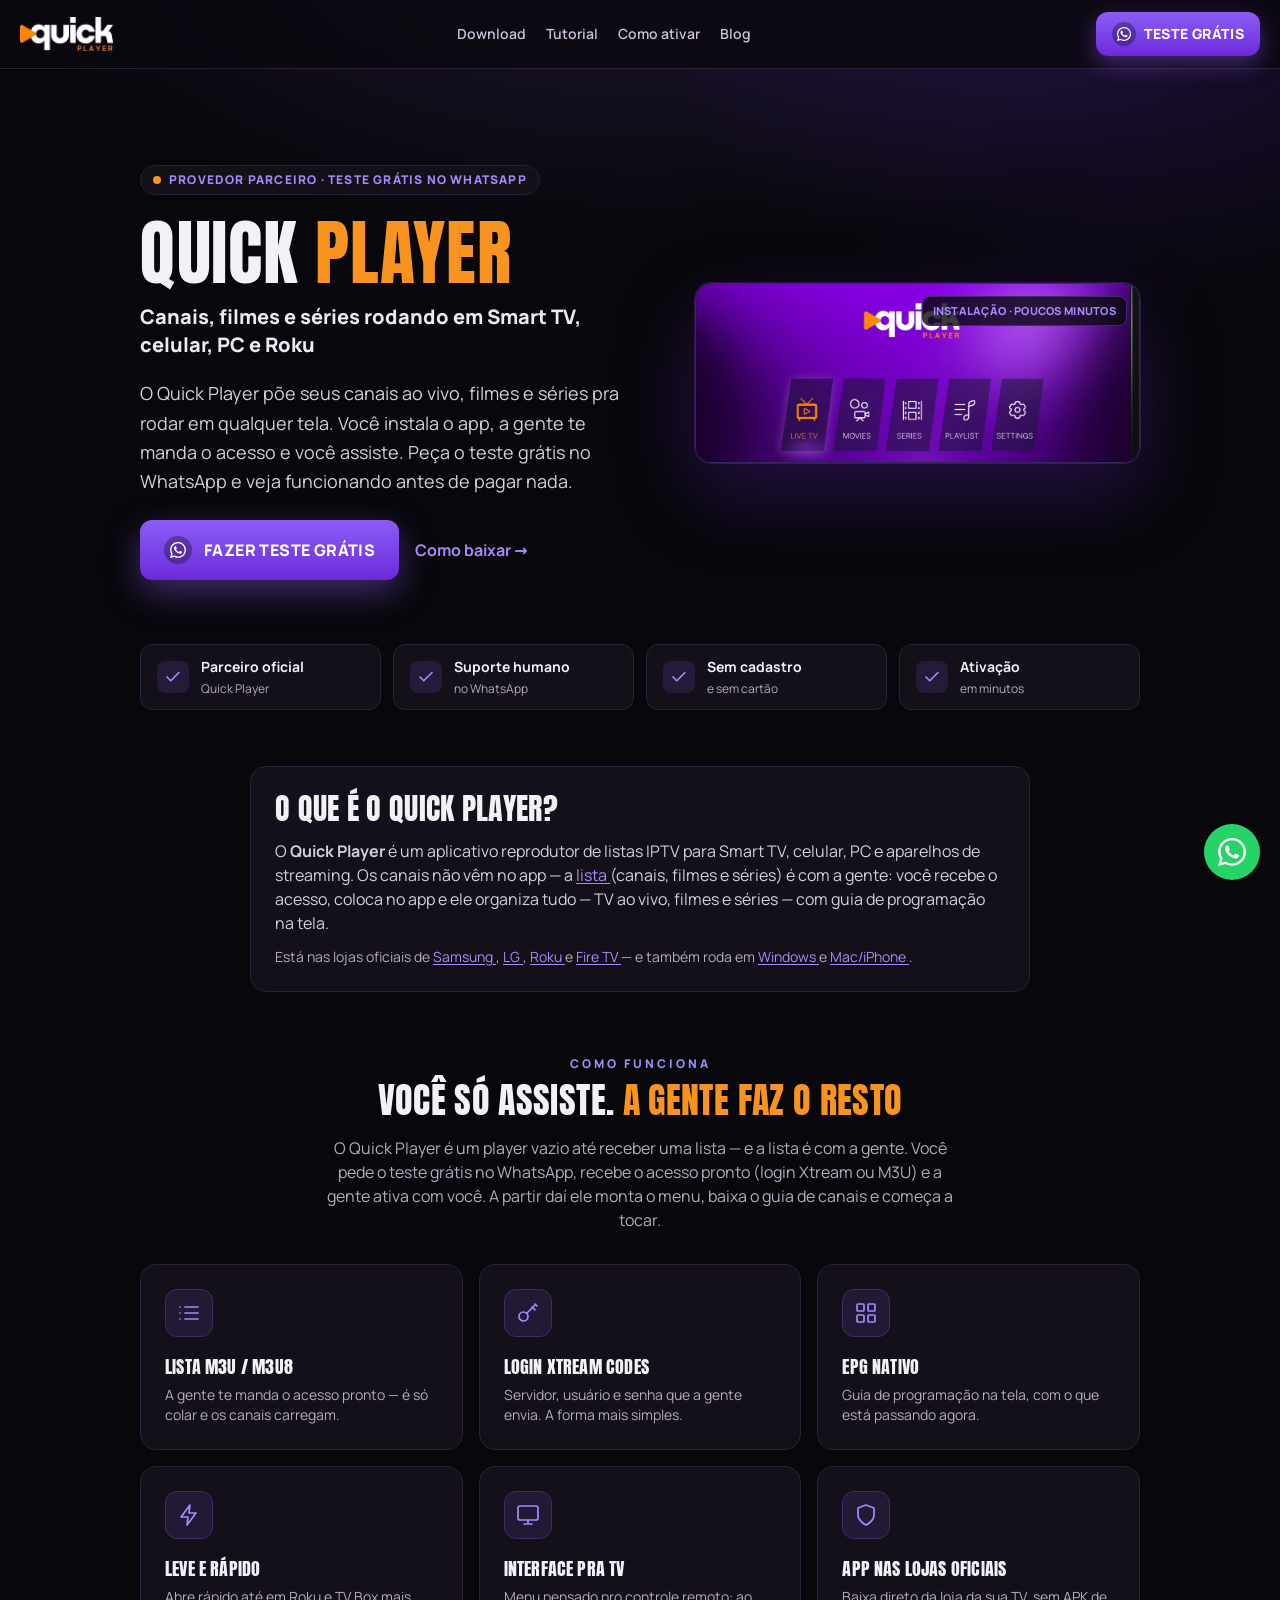
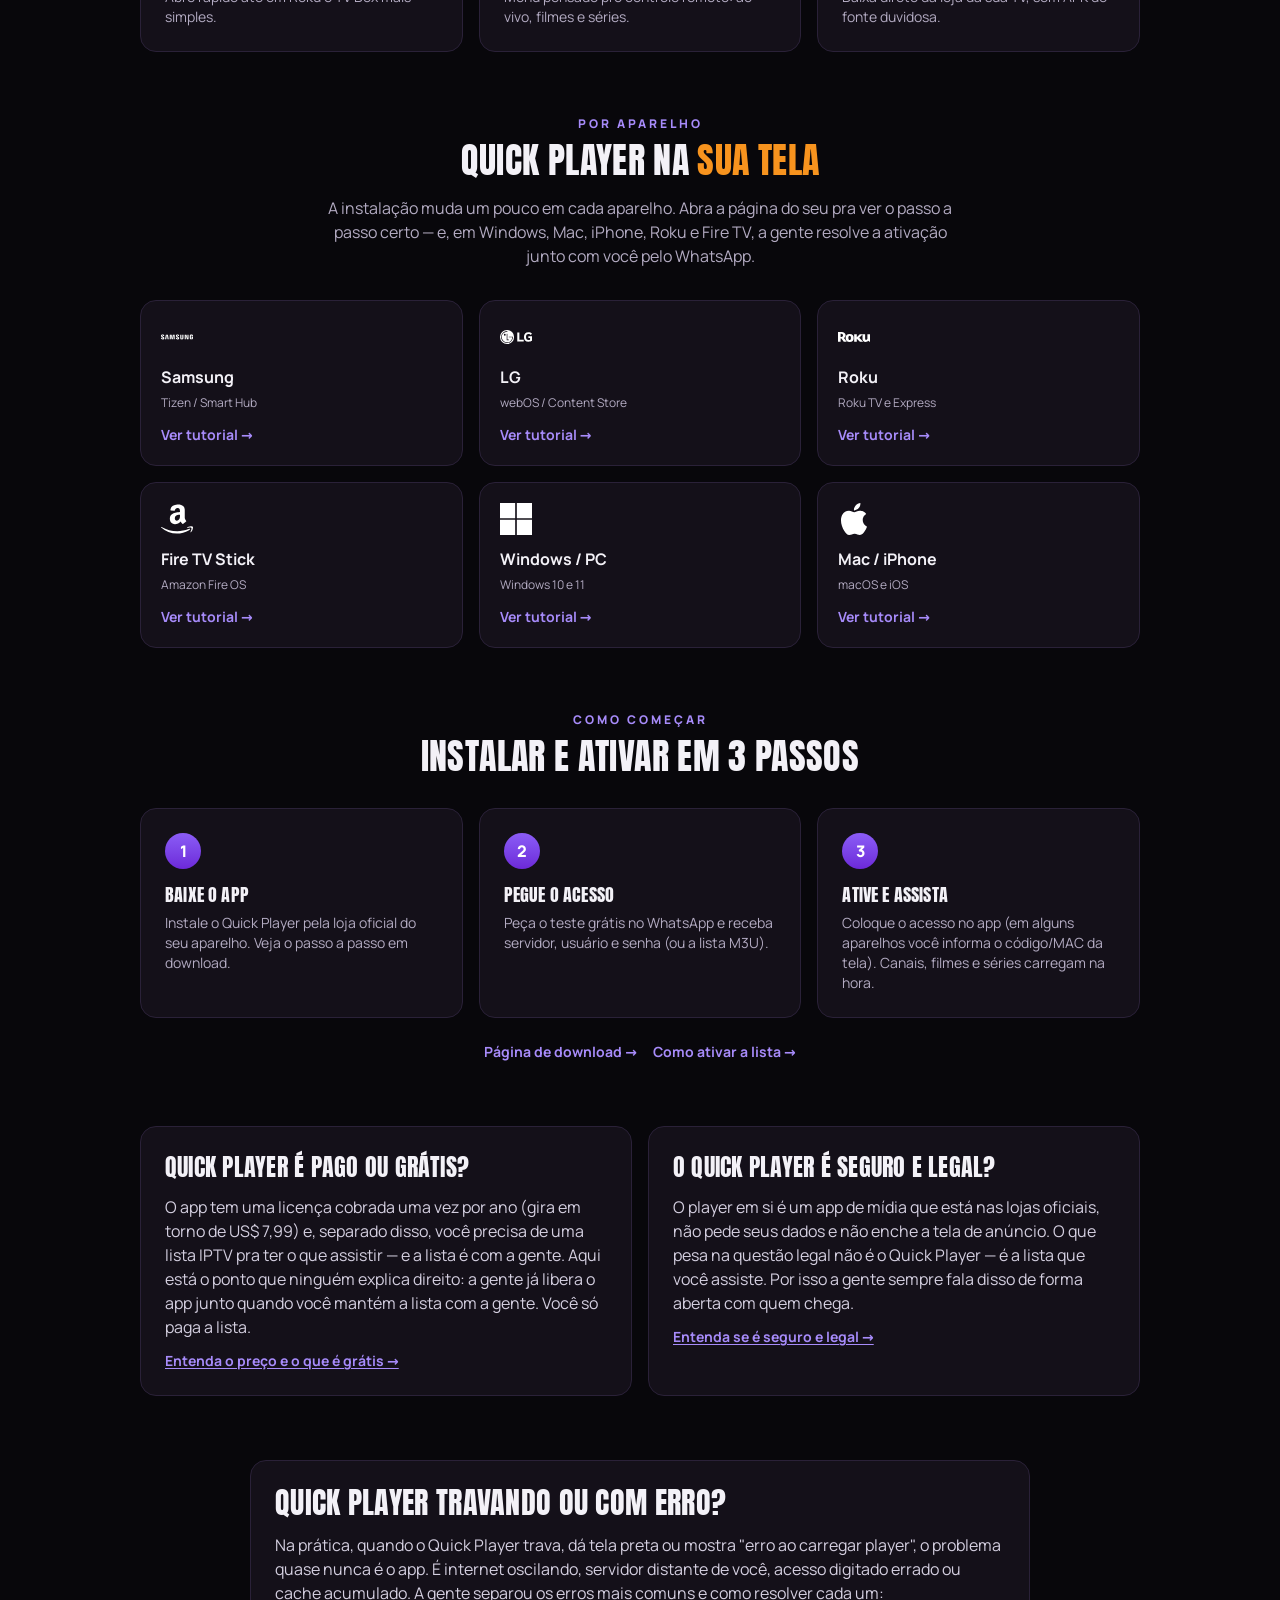
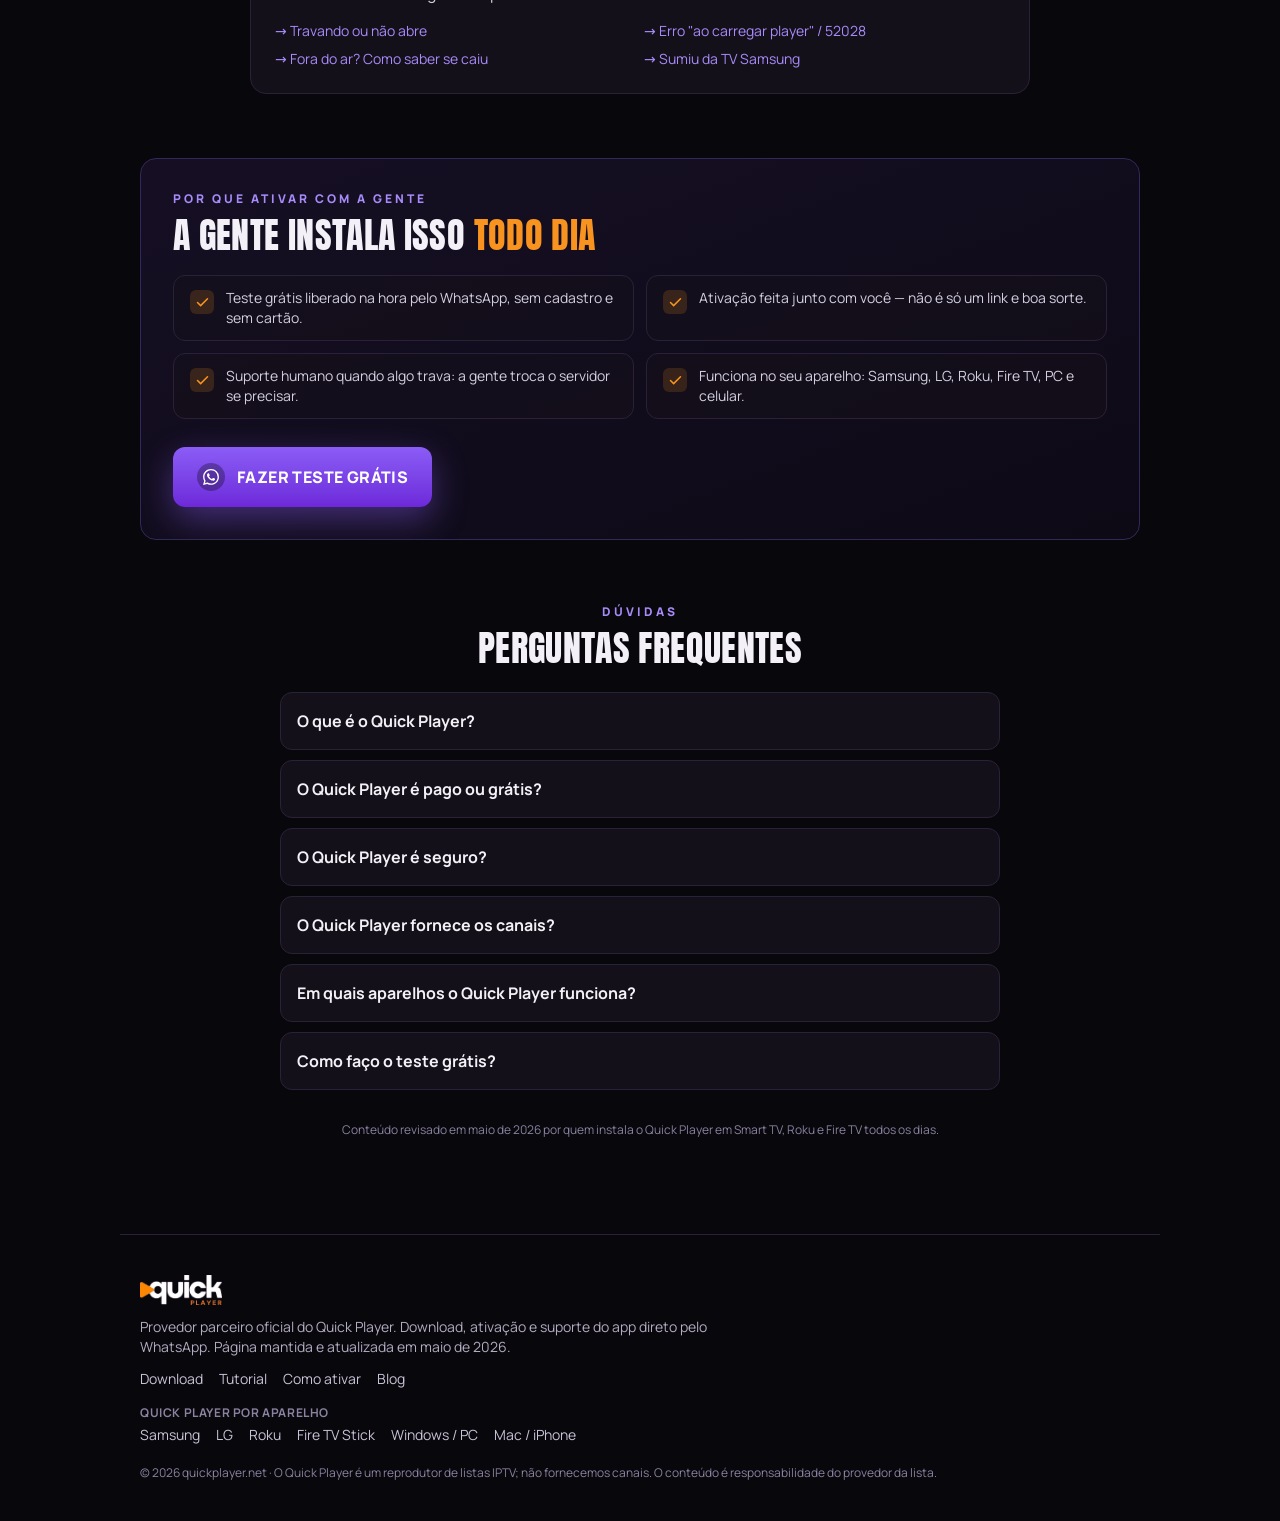
<file: index.html>
<!DOCTYPE html>
<html lang="pt-BR">
 <head>
  <meta charset="utf-8"/>
  <meta content="width=device-width, initial-scale=1" name="viewport"/>
  <title>
   Quick Player: IPTV na Smart TV com Teste Grátis | Oficial
  </title>
  <meta content="Quick Player é o app pra assistir IPTV em Samsung, LG, Roku, Fire TV, PC e celular. A gente fornece a lista e libera o teste grátis pelo WhatsApp." name="description"/>
  <link href="https://quickplayer.net/" rel="canonical"/>
  <meta content="index, follow, max-image-preview:large, max-snippet:-1, max-video-preview:-1" name="robots"/>
  <meta content="#08070b" name="theme-color"/>
  <link as="font" crossorigin="" href="fonts/anton-latin-400-normal.woff2" rel="preload" type="font/woff2"/>
  <link as="font" crossorigin="" href="fonts/manrope-latin-400-normal.woff2" rel="preload" type="font/woff2"/>
  <link as="font" crossorigin="" href="fonts/manrope-latin-800-normal.woff2" rel="preload" type="font/woff2"/>
  <meta content="Quick Player: IPTV na Smart TV com Teste Grátis | Oficial" property="og:title"/>
  <meta content="Quick Player é o app pra assistir IPTV em Samsung, LG, Roku, Fire TV, PC e celular. A gente fornece a lista e libera o teste grátis pelo WhatsApp." property="og:description"/>
  <meta content="website" property="og:type"/>
  <meta content="Quick Player" property="og:site_name"/>
  <meta content="pt_BR" property="og:locale"/>
  <meta content="images/hero.webp" property="og:image"/>
  <meta content="1100" property="og:image:width"/>
  <meta content="443" property="og:image:height"/>
  <meta content="summary_large_image" name="twitter:card"/>
  <meta content="Quick Player: IPTV na Smart TV com Teste Grátis | Oficial" name="twitter:title"/>
  <meta content="Quick Player é o app pra assistir IPTV em Samsung, LG, Roku, Fire TV, PC e celular. A gente fornece a lista e libera o teste grátis pelo WhatsApp." name="twitter:description"/>
  <meta content="images/hero.webp" name="twitter:image"/>
  <link href="images/favicon.ico" rel="icon" sizes="any"/>
  <link href="images/favicon-32.png" rel="icon" sizes="32x32" type="image/png"/>
  <link href="images/favicon-16.png" rel="icon" sizes="16x16" type="image/png"/>
  <link href="images/apple-touch-icon.png" rel="apple-touch-icon"/>
  <script type="application/ld+json">
   [{"@context":"https://schema.org","@type":"WebSite","name":"Quick Player","url":"https://quickplayer.net"},{"@context":"https://schema.org","@type":"Organization","name":"Quick Player","url":"https://quickplayer.net","logo":"https://quickplayer.net/logo.webp","image":["https://quickplayer.net/hero.webp","https://quickplayer.net/logo.png"],"description":"Provedor parceiro oficial do app Quick Player: download, ativação e suporte do Quick Player direto pelo WhatsApp.","contactPoint":{"@type":"ContactPoint","contactType":"customer support","availableLanguage":"Portuguese","url":"https://sshnetplus.shop/teste/?ref=quickplayer"}}]
  </script>
  <script type="application/ld+json">
   [{"@context":"https://schema.org","@type":"SoftwareApplication","name":"Quick Player","applicationCategory":"MultimediaApplication","operatingSystem":"Tizen, webOS, Android, Roku OS, Fire OS, Windows, macOS","description":"Aplicativo reprodutor de listas IPTV (M3U/M3U8 e Xtream Codes) para Smart TV, celular, PC e aparelhos de streaming."},{"@context":"https://schema.org","@type":"FAQPage","mainEntity":[{"@type":"Question","name":"O que é o Quick Player?","acceptedAnswer":{"@type":"Answer","text":"É um aplicativo reprodutor de listas IPTV para Smart TV, celular, PC e aparelhos de streaming. Os canais não vêm no app: a lista é com a gente — você recebe o acesso, coloca no Quick Player e ele reproduz os canais, filmes e séries."}},{"@type":"Question","name":"O Quick Player é pago ou grátis?","acceptedAnswer":{"@type":"Answer","text":"Baixar o app é grátis. Pra assistir você precisa de uma lista, e essa lista é com a gente — o app costuma já vir liberado junto. Antes de pagar, você faz o teste grátis pelo WhatsApp."}},{"@type":"Question","name":"O Quick Player é seguro?","acceptedAnswer":{"@type":"Answer","text":"O app em si é um player de mídia disponível nas lojas oficiais (Samsung, LG, Roku, Fire TV). Ele não coleta seus dados nem mostra anúncios. O conteúdo que você assiste vem da lista que a gente fornece."}},{"@type":"Question","name":"O Quick Player fornece os canais?","acceptedAnswer":{"@type":"Answer","text":"O app sozinho não. Os canais, filmes e séries vêm de uma lista IPTV — e essa lista é com a gente. Você pede o teste grátis, recebe o acesso e o app passa a mostrar tudo."}},{"@type":"Question","name":"Em quais aparelhos o Quick Player funciona?","acceptedAnswer":{"@type":"Answer","text":"Samsung (Tizen), LG (webOS), Roku, Fire TV Stick, Android, Android TV, TV Box, Windows e, com ajuda na configuração, Mac e iPhone."}},{"@type":"Question","name":"Como faço o teste grátis?","acceptedAnswer":{"@type":"Answer","text":"Manda uma mensagem no WhatsApp. A gente te envia o acesso (servidor, usuário e senha) e te ajuda a colocar no app. As condições e o tempo do teste a gente confirma na hora, pela conversa."}}]}]
  </script>
  <link href="css/Base.Me-xGDTt.css" rel="stylesheet"/>
 </head>
 <body>
  <header class="sticky top-0 z-30 flex flex-wrap items-center gap-4 border-b border-line bg-[#0b0910]/85 px-5 py-3 backdrop-blur-md">
   <a aria-label="Quick Player" href="/">
    <img alt="Quick Player" class="h-[34px] w-auto" height="34" src="images/logo.webp" width="93"/>
   </a>
   <nav class="flex flex-1 flex-wrap justify-center gap-5 text-sm font-semibold text-[#c9c2d8]">
    <a class="transition hover:text-white" href="/download/">
     Download
    </a>
    <a class="transition hover:text-white" href="/tutorial/">
     Tutorial
    </a>
    <a class="transition hover:text-white" href="/como-ativar/">
     Como ativar
    </a>
    <a class="transition hover:text-white" href="/blog/">
     Blog
    </a>
   </nav>
   <a class="inline-flex items-center gap-2 rounded-xl bg-gradient-to-b from-brand to-brand-deep px-4 py-2.5 text-sm font-extrabold uppercase tracking-wide text-white shadow-[0_8px_22px_rgba(139,92,246,.4)] transition hover:brightness-110" href="https://sshnetplus.shop/teste/?ref=quickplayer" rel="noopener noreferrer" target="_blank">
    <span class="grid h-6 w-6 place-items-center rounded-full bg-black/30">
     <span class="brand-ico fill h-3.5 w-3.5">
      <svg role="img" viewbox="0 0 24 24" xmlns="http://www.w3.org/2000/svg">
       <title>
        WhatsApp
       </title>
       <path d="M17.472 14.382c-.297-.149-1.758-.867-2.03-.967-.273-.099-.471-.148-.67.15-.197.297-.767.966-.94 1.164-.173.199-.347.223-.644.075-.297-.15-1.255-.463-2.39-1.475-.883-.788-1.48-1.761-1.653-2.059-.173-.297-.018-.458.13-.606.134-.133.298-.347.446-.52.149-.174.198-.298.298-.497.099-.198.05-.371-.025-.52-.075-.149-.669-1.612-.916-2.207-.242-.579-.487-.5-.669-.51-.173-.008-.371-.01-.57-.01-.198 0-.52.074-.792.372-.272.297-1.04 1.016-1.04 2.479 0 1.462 1.065 2.875 1.213 3.074.149.198 2.096 3.2 5.077 4.487.709.306 1.262.489 1.694.625.712.227 1.36.195 1.871.118.571-.085 1.758-.719 2.006-1.413.248-.694.248-1.289.173-1.413-.074-.124-.272-.198-.57-.347m-5.421 7.403h-.004a9.87 9.87 0 01-5.031-1.378l-.361-.214-3.741.982.998-3.648-.235-.374a9.86 9.86 0 01-1.51-5.26c.001-5.45 4.436-9.884 9.888-9.884 2.64 0 5.122 1.03 6.988 2.898a9.825 9.825 0 012.893 6.994c-.003 5.45-4.437 9.884-9.885 9.884m8.413-18.297A11.815 11.815 0 0012.05 0C5.495 0 .16 5.335.157 11.892c0 2.096.547 4.142 1.588 5.945L.057 24l6.305-1.654a11.882 11.882 0 005.683 1.448h.005c6.554 0 11.89-5.335 11.893-11.893a11.821 11.821 0 00-3.48-8.413Z">
       </path>
      </svg>
     </span>
    </span>
    Teste grátis
   </a>
  </header>
  <main class="mx-auto max-w-[1040px] px-5 pb-24 pt-8">
   <section class="grid items-center gap-12 py-10 md:py-16 lg:grid-cols-[1.05fr_.95fr] lg:gap-16">
    <div>
     <p class="reveal inline-flex items-center gap-2 rounded-full border border-line bg-card px-3 py-1.5 text-xs font-extrabold uppercase tracking-widest text-brand-bright">
      <span class="h-2 w-2 rounded-full bg-accent">
      </span>
      Provedor parceiro · Teste grátis no WhatsApp
     </p>
     <h1 class="reveal d1 mt-6 text-6xl leading-[0.95] sm:text-7xl">
      QUICK
      <span class="text-accent">
       PLAYER
      </span>
     </h1>
     <p class="reveal d1 mt-4 text-xl font-extrabold text-[#ece8f5]">
      Canais, filmes e séries rodando em Smart TV, celular, PC e Roku
     </p>
     <p class="reveal d2 mt-5 max-w-[52ch] text-lg leading-relaxed text-[#d4cfe0]">
      O Quick Player põe seus canais ao vivo, filmes e séries pra rodar em qualquer tela. Você instala o app,
        a gente te manda o acesso e você assiste. Peça o teste grátis no WhatsApp e veja funcionando antes de pagar nada.
     </p>
     <div class="reveal d3 mt-6 flex flex-wrap items-center gap-4">
      <a class="inline-flex items-center gap-3 rounded-xl bg-gradient-to-b from-brand to-brand-deep px-6 py-4 font-extrabold uppercase tracking-wide text-white shadow-[0_12px_34px_rgba(139,92,246,.42)] transition hover:-translate-y-0.5" href="https://sshnetplus.shop/teste/?ref=quickplayer" rel="noopener noreferrer" target="_blank">
       <span class="grid h-7 w-7 place-items-center rounded-full bg-black/30">
        <span class="brand-ico fill h-4 w-4">
         <svg role="img" viewbox="0 0 24 24" xmlns="http://www.w3.org/2000/svg">
          <title>
           WhatsApp
          </title>
          <path d="M17.472 14.382c-.297-.149-1.758-.867-2.03-.967-.273-.099-.471-.148-.67.15-.197.297-.767.966-.94 1.164-.173.199-.347.223-.644.075-.297-.15-1.255-.463-2.39-1.475-.883-.788-1.48-1.761-1.653-2.059-.173-.297-.018-.458.13-.606.134-.133.298-.347.446-.52.149-.174.198-.298.298-.497.099-.198.05-.371-.025-.52-.075-.149-.669-1.612-.916-2.207-.242-.579-.487-.5-.669-.51-.173-.008-.371-.01-.57-.01-.198 0-.52.074-.792.372-.272.297-1.04 1.016-1.04 2.479 0 1.462 1.065 2.875 1.213 3.074.149.198 2.096 3.2 5.077 4.487.709.306 1.262.489 1.694.625.712.227 1.36.195 1.871.118.571-.085 1.758-.719 2.006-1.413.248-.694.248-1.289.173-1.413-.074-.124-.272-.198-.57-.347m-5.421 7.403h-.004a9.87 9.87 0 01-5.031-1.378l-.361-.214-3.741.982.998-3.648-.235-.374a9.86 9.86 0 01-1.51-5.26c.001-5.45 4.436-9.884 9.888-9.884 2.64 0 5.122 1.03 6.988 2.898a9.825 9.825 0 012.893 6.994c-.003 5.45-4.437 9.884-9.885 9.884m8.413-18.297A11.815 11.815 0 0012.05 0C5.495 0 .16 5.335.157 11.892c0 2.096.547 4.142 1.588 5.945L.057 24l6.305-1.654a11.882 11.882 0 005.683 1.448h.005c6.554 0 11.89-5.335 11.893-11.893a11.821 11.821 0 00-3.48-8.413Z">
          </path>
         </svg>
        </span>
       </span>
       Fazer teste grátis
      </a>
      <a class="font-bold text-brand-bright hover:text-white" href="/download/">
       Como baixar →
      </a>
     </div>
    </div>
    <figure class="reveal d2 relative m-0 overflow-hidden rounded-2xl border border-[#33285a] shadow-[0_0_0_1px_rgba(139,92,246,.2),0_30px_80px_rgba(109,40,217,.28)]">
     <span class="absolute right-3 top-3 rounded-lg border border-[#3a2e63] bg-[#0b0910]/80 px-2.5 py-1.5 text-[11px] font-extrabold uppercase tracking-wide text-brand-bright">
      Instalação · poucos minutos
     </span>
     <img alt="App Quick Player na TV: TV ao vivo, filmes, séries, playlist e configurações" class="w-full" fetchpriority="high" height="443" src="images/hero.webp" width="1100"/>
    </figure>
   </section>
   <section class="grid grid-cols-2 gap-3 sm:grid-cols-4">
    <div class="flex items-center gap-3 rounded-xl border border-line bg-card px-4 py-3">
     <span class="grid h-8 w-8 shrink-0 place-items-center rounded-lg bg-[rgba(139,92,246,.14)] text-brand-bright">
      <svg fill="none" height="18" stroke="currentColor" stroke-linecap="round" stroke-linejoin="round" stroke-width="2.2" viewbox="0 0 24 24" width="18">
       <path d="M20 6 9 17l-5-5">
       </path>
      </svg>
     </span>
     <span class="leading-tight">
      <strong class="block text-sm">
       Parceiro oficial
      </strong>
      <span class="text-xs text-muted">
       Quick Player
      </span>
     </span>
    </div>
    <div class="flex items-center gap-3 rounded-xl border border-line bg-card px-4 py-3">
     <span class="grid h-8 w-8 shrink-0 place-items-center rounded-lg bg-[rgba(139,92,246,.14)] text-brand-bright">
      <svg fill="none" height="18" stroke="currentColor" stroke-linecap="round" stroke-linejoin="round" stroke-width="2.2" viewbox="0 0 24 24" width="18">
       <path d="M20 6 9 17l-5-5">
       </path>
      </svg>
     </span>
     <span class="leading-tight">
      <strong class="block text-sm">
       Suporte humano
      </strong>
      <span class="text-xs text-muted">
       no WhatsApp
      </span>
     </span>
    </div>
    <div class="flex items-center gap-3 rounded-xl border border-line bg-card px-4 py-3">
     <span class="grid h-8 w-8 shrink-0 place-items-center rounded-lg bg-[rgba(139,92,246,.14)] text-brand-bright">
      <svg fill="none" height="18" stroke="currentColor" stroke-linecap="round" stroke-linejoin="round" stroke-width="2.2" viewbox="0 0 24 24" width="18">
       <path d="M20 6 9 17l-5-5">
       </path>
      </svg>
     </span>
     <span class="leading-tight">
      <strong class="block text-sm">
       Sem cadastro
      </strong>
      <span class="text-xs text-muted">
       e sem cartão
      </span>
     </span>
    </div>
    <div class="flex items-center gap-3 rounded-xl border border-line bg-card px-4 py-3">
     <span class="grid h-8 w-8 shrink-0 place-items-center rounded-lg bg-[rgba(139,92,246,.14)] text-brand-bright">
      <svg fill="none" height="18" stroke="currentColor" stroke-linecap="round" stroke-linejoin="round" stroke-width="2.2" viewbox="0 0 24 24" width="18">
       <path d="M20 6 9 17l-5-5">
       </path>
      </svg>
     </span>
     <span class="leading-tight">
      <strong class="block text-sm">
       Ativação
      </strong>
      <span class="text-xs text-muted">
       em minutos
      </span>
     </span>
    </div>
   </section>
   <section class="mx-auto mt-14 max-w-[780px] rounded-2xl border border-line bg-card p-6">
    <h2 class="text-2xl sm:text-3xl">
     O que é o Quick Player?
    </h2>
    <p class="mt-3 text-[#d4cfe0]">
     O
     <strong>
      Quick Player
     </strong>
     é um aplicativo reprodutor de listas IPTV para Smart TV, celular, PC e aparelhos
      de streaming. Os canais não vêm no app — a
     <a class="text-brand-bright hover:underline" href="">
      lista
     </a>
     (canais, filmes e séries)
      é com a gente: você recebe o acesso, coloca no app e ele organiza tudo — TV ao vivo, filmes e séries — com guia de programação na tela.
    </p>
    <p class="mt-3 text-sm text-muted">
     Está nas lojas oficiais de
     <a class="text-brand-bright hover:underline" href="">
      Samsung
     </a>
     ,
     <a class="text-brand-bright hover:underline" href="">
      LG
     </a>
     ,
     <a class="text-brand-bright hover:underline" href="">
      Roku
     </a>
     e
     <a class="text-brand-bright hover:underline" href="/">
      Fire TV
     </a>
     — e também roda em
     <a class="text-brand-bright hover:underline" href="">
      Windows
     </a>
     e
     <a class="text-brand-bright hover:underline" href="">
      Mac/iPhone
     </a>
     .
    </p>
   </section>
   <section class="mt-16">
    <p class="text-center text-xs font-extrabold uppercase tracking-[0.25em] text-brand-bright">
     Como funciona
    </p>
    <h2 class="mt-2 text-center text-3xl sm:text-4xl">
     Você só assiste.
     <span class="text-accent">
      A gente faz o resto
     </span>
    </h2>
    <p class="mx-auto mt-4 max-w-[640px] text-center text-muted">
     O Quick Player é um player vazio até receber uma lista — e a lista é com a gente. Você pede o teste grátis no
      WhatsApp, recebe o acesso pronto (login Xtream ou M3U) e a gente ativa com você. A partir daí ele monta o menu,
      baixa o guia de canais e começa a tocar.
    </p>
    <ul class="mt-8 grid gap-4 sm:grid-cols-2 lg:grid-cols-3">
     <li class="rounded-2xl border border-line bg-card p-6 transition hover:border-[#4b3a6b]">
      <span class="grid h-12 w-12 place-items-center rounded-xl border border-[#3a2e63] bg-[rgba(139,92,246,.12)] text-brand-bright">
       <span class="brand-ico stroke h-6 w-6">
        <svg stroke-linecap="round" stroke-linejoin="round" stroke-width="1.7" viewbox="0 0 24 24">
         <path d="M8 6h13M8 12h13M8 18h13M3 6h.01M3 12h.01M3 18h.01">
         </path>
        </svg>
       </span>
      </span>
      <h3 class="mt-4 text-lg">
       Lista M3U / M3U8
      </h3>
      <p class="mt-1 text-sm text-muted">
       A gente te manda o acesso pronto — é só colar e os canais carregam.
      </p>
     </li>
     <li class="rounded-2xl border border-line bg-card p-6 transition hover:border-[#4b3a6b]">
      <span class="grid h-12 w-12 place-items-center rounded-xl border border-[#3a2e63] bg-[rgba(139,92,246,.12)] text-brand-bright">
       <span class="brand-ico stroke h-6 w-6">
        <svg stroke-linecap="round" stroke-linejoin="round" stroke-width="1.7" viewbox="0 0 24 24">
         <circle cx="7.5" cy="15.5" r="4.5">
         </circle>
         <path d="m10.5 12.5 8-8M16 6l3 3M19 3l2 2">
         </path>
        </svg>
       </span>
      </span>
      <h3 class="mt-4 text-lg">
       Login Xtream Codes
      </h3>
      <p class="mt-1 text-sm text-muted">
       Servidor, usuário e senha que a gente envia. A forma mais simples.
      </p>
     </li>
     <li class="rounded-2xl border border-line bg-card p-6 transition hover:border-[#4b3a6b]">
      <span class="grid h-12 w-12 place-items-center rounded-xl border border-[#3a2e63] bg-[rgba(139,92,246,.12)] text-brand-bright">
       <span class="brand-ico stroke h-6 w-6">
        <svg stroke-linecap="round" stroke-linejoin="round" stroke-width="1.7" viewbox="0 0 24 24">
         <rect height="7" rx="1" width="7" x="3" y="3">
         </rect>
         <rect height="7" rx="1" width="7" x="14" y="3">
         </rect>
         <rect height="7" rx="1" width="7" x="3" y="14">
         </rect>
         <rect height="7" rx="1" width="7" x="14" y="14">
         </rect>
        </svg>
       </span>
      </span>
      <h3 class="mt-4 text-lg">
       EPG nativo
      </h3>
      <p class="mt-1 text-sm text-muted">
       Guia de programação na tela, com o que está passando agora.
      </p>
     </li>
     <li class="rounded-2xl border border-line bg-card p-6 transition hover:border-[#4b3a6b]">
      <span class="grid h-12 w-12 place-items-center rounded-xl border border-[#3a2e63] bg-[rgba(139,92,246,.12)] text-brand-bright">
       <span class="brand-ico stroke h-6 w-6">
        <svg stroke-linecap="round" stroke-linejoin="round" stroke-width="1.7" viewbox="0 0 24 24">
         <path d="M13 2 4 14h7l-1 8 9-12h-7l1-8z">
         </path>
        </svg>
       </span>
      </span>
      <h3 class="mt-4 text-lg">
       Leve e rápido
      </h3>
      <p class="mt-1 text-sm text-muted">
       Abre rápido até em Roku e TV Box mais simples.
      </p>
     </li>
     <li class="rounded-2xl border border-line bg-card p-6 transition hover:border-[#4b3a6b]">
      <span class="grid h-12 w-12 place-items-center rounded-xl border border-[#3a2e63] bg-[rgba(139,92,246,.12)] text-brand-bright">
       <span class="brand-ico stroke h-6 w-6">
        <svg stroke-linecap="round" stroke-linejoin="round" stroke-width="1.7" viewbox="0 0 24 24">
         <rect height="14" rx="2" width="20" x="2" y="3">
         </rect>
         <path d="M8 21h8M12 17v4">
         </path>
        </svg>
       </span>
      </span>
      <h3 class="mt-4 text-lg">
       Interface pra TV
      </h3>
      <p class="mt-1 text-sm text-muted">
       Menu pensado pro controle remoto: ao vivo, filmes e séries.
      </p>
     </li>
     <li class="rounded-2xl border border-line bg-card p-6 transition hover:border-[#4b3a6b]">
      <span class="grid h-12 w-12 place-items-center rounded-xl border border-[#3a2e63] bg-[rgba(139,92,246,.12)] text-brand-bright">
       <span class="brand-ico stroke h-6 w-6">
        <svg stroke-linecap="round" stroke-linejoin="round" stroke-width="1.7" viewbox="0 0 24 24">
         <path d="M12 22s8-4 8-10V5l-8-3-8 3v7c0 6 8 10 8 10z">
         </path>
        </svg>
       </span>
      </span>
      <h3 class="mt-4 text-lg">
       App nas lojas oficiais
      </h3>
      <p class="mt-1 text-sm text-muted">
       Baixa direto da loja da sua TV, sem APK de fonte duvidosa.
      </p>
     </li>
    </ul>
   </section>
   <section class="mt-16">
    <p class="text-center text-xs font-extrabold uppercase tracking-[0.25em] text-brand-bright">
     Por aparelho
    </p>
    <h2 class="mt-2 text-center text-3xl sm:text-4xl">
     Quick Player na
     <span class="text-accent">
      sua tela
     </span>
    </h2>
    <p class="mx-auto mt-4 max-w-[640px] text-center text-muted">
     A instalação muda um pouco em cada aparelho. Abra a página do seu pra ver o passo a passo certo — e, em
      Windows, Mac, iPhone, Roku e Fire TV, a gente resolve a ativação junto com você pelo WhatsApp.
    </p>
    <ul class="mt-8 grid grid-cols-2 gap-4 sm:grid-cols-3">
     <li>
      <a class="flex h-full flex-col items-start gap-3 rounded-2xl border border-line bg-card p-5 transition hover:-translate-y-0.5 hover:border-[#4b3a6b]" href="">
       <span class="brand-ico fill h-8 w-8 text-white">
        <svg role="img" viewbox="0 0 24 24" xmlns="http://www.w3.org/2000/svg">
         <title>
          Samsung
         </title>
         <path d="M19.8166 10.2808l.0459 2.6934h-.023l-.7793-2.6934h-1.2837v3.3925h.8481l-.0458-2.785h.023l.8366 2.785h1.2264v-3.3925zm-16.149 0l-.6418 3.427h.9284l.4699-3.1175h.0229l.4585 3.1174h.9169l-.6304-3.4269zm5.1805 0l-.424 2.6132h-.023l-.424-2.6132H6.5788l-.0688 3.427h.8596l.023-3.0832h.0114l.573 3.0831h.8711l.5731-3.083h.023l.0228 3.083h.8596l-.0802-3.4269zm-7.2664 2.4527c.0343.0802.0229.1949.0114.2522-.0229.1146-.1031.2292-.3324.2292-.2177 0-.3438-.126-.3438-.3095v-.3323H0v.2636c0 .7679.6074.9971 1.2493.9971.6189 0 1.1346-.2178 1.2149-.7794.0458-.298.0114-.4928 0-.5616-.1605-.722-1.467-.9283-1.5588-1.3295-.0114-.0688-.0114-.1375 0-.1834.023-.1146.1032-.2292.3095-.2292.2063 0 .321.126.321.3095v.2063h.8595v-.2407c0-.745-.6762-.8596-1.1576-.8596-.6074 0-1.1117.2063-1.2034.7564-.023.149-.0344.2866.0114.4585.1376.7106 1.364.9169 1.5358 1.3524m11.152 0c.0343.0803.0228.1834.0114.2522-.023.1146-.1032.2292-.3324.2292-.2178 0-.3438-.126-.3438-.3095v-.3323h-.917v.2636c0 .7564.596.9857 1.2379.9857.6189 0 1.1232-.2063 1.2034-.7794.0459-.298.0115-.4814 0-.5616-.1375-.7106-1.4327-.9284-1.5243-1.318-.0115-.0688-.0115-.1376 0-.1835.0229-.1146.1031-.2292.3094-.2292.1948 0 .321.126.321.3095v.2063h.848v-.2407c0-.745-.6647-.8596-1.146-.8596-.6075 0-1.1004.1948-1.192.7564-.023.149-.023.2866.0114.4585.1376.7106 1.341.9054 1.513 1.3524m2.8882.4585c.2407 0 .3094-.1605.3323-.2522.0115-.0343.0115-.0917.0115-.126v-2.533h.871v2.4642c0 .0688 0 .1948-.0114.2292-.0573.6419-.5616.8482-1.192.8482-.6303 0-1.1346-.2063-1.192-.8482 0-.0344-.0114-.1604-.0114-.2292v-2.4642h.871v2.533c0 .0458 0 .0916.0115.126 0 .0917.0688.2522.3095.2522m7.1518-.0344c.2522 0 .3324-.1605.3553-.2522.0115-.0343.0115-.0917.0115-.126v-.4929h-.3553v-.5043H24v.917c0 .0687 0 .1145-.0115.2292-.0573.6303-.596.8481-1.2034.8481-.6075 0-1.1461-.2178-1.2034-.8481-.0115-.1147-.0115-.1605-.0115-.2293v-1.444c0-.0574.0115-.172.0115-.2293.0802-.6419.596-.8482 1.2034-.8482s1.1347.2063 1.2034.8482c.0115.1031.0115.2292.0115.2292v.1146h-.8596v-.1948s0-.0803-.0115-.1261c-.0114-.0802-.0802-.2521-.3438-.2521-.2521 0-.321.1604-.3438.2521-.0115.0458-.0115.1032-.0115.1605v1.5702c0 .0458 0 .0916.0115.126 0 .0917.0917.2522.3323.2522">
         </path>
        </svg>
       </span>
       <span>
        <strong class="block">
         Samsung
        </strong>
        <span class="text-xs text-muted">
         Tizen / Smart Hub
        </span>
       </span>
       <span class="mt-auto text-sm font-bold text-brand-bright">
        Ver tutorial →
       </span>
      </a>
     </li>
     <li>
      <a class="flex h-full flex-col items-start gap-3 rounded-2xl border border-line bg-card p-5 transition hover:-translate-y-0.5 hover:border-[#4b3a6b]" href="">
       <span class="brand-ico fill h-8 w-8 text-white">
        <svg role="img" viewbox="0 0 24 24" xmlns="http://www.w3.org/2000/svg">
         <title>
          LG
         </title>
         <path d="M14.522 14.078h3.27v1.33h-4.847v-6.83h1.577v5.5zm6.74-1.274h1.284v1.195c-.236.09-.698.18-1.137.18-1.42 0-1.893-.721-1.893-2.186 0-1.398.45-2.221 1.869-2.221.791 0 1.24.248 1.612.722l.982-.903c-.6-.855-1.646-1.114-2.629-1.114-2.208 0-3.368 1.205-3.368 3.504 0 2.288 1.047 3.528 3.358 3.528 1.06 0 2.096-.27 2.66-.665V11.53h-2.739v1.274zM5.291 6.709a5.29 5.29 0 1 1 0 10.582 5.291 5.291 0 1 1 0-10.582m3.16 8.457a4.445 4.445 0 0 0 1.31-3.161v-.242l-.22.001H6.596v.494h2.662l-.001.015a3.985 3.985 0 0 1-3.965 3.708 3.95 3.95 0 0 1-2.811-1.165 3.952 3.952 0 0 1-1.164-2.811c0-1.061.414-2.059 1.164-2.81a3.951 3.951 0 0 1 2.81-1.164l.252.003v-.495l-.251-.003a4.475 4.475 0 0 0-4.47 4.469c0 1.194.465 2.316 1.309 3.161a4.444 4.444 0 0 0 3.16 1.31 4.444 4.444 0 0 0 3.162-1.31m-2.91-1.297V9.644H5.04v4.72h1.556v-.495H5.543zm-1.265-3.552a.676.676 0 1 0-.675.674.676.676 0 0 0 .675-.674">
         </path>
        </svg>
       </span>
       <span>
        <strong class="block">
         LG
        </strong>
        <span class="text-xs text-muted">
         webOS / Content Store
        </span>
       </span>
       <span class="mt-auto text-sm font-bold text-brand-bright">
        Ver tutorial →
       </span>
      </a>
     </li>
     <li>
      <a class="flex h-full flex-col items-start gap-3 rounded-2xl border border-line bg-card p-5 transition hover:-translate-y-0.5 hover:border-[#4b3a6b]" href="">
       <span class="brand-ico fill h-8 w-8 text-white">
        <svg role="img" viewbox="0 0 24 24" xmlns="http://www.w3.org/2000/svg">
         <title>
          Roku
         </title>
         <path d="M16.34 9.853l-2.254 2.254v-2.26H12.13v5.744h1.957v-2.33l2.353 2.33h2.46l-2.988-2.99 2.477-2.476v3.411c0 1.133.679 2.177 2.393 2.177.815 0 1.56-.462 1.922-.88l.88.759H24v-5.74h-1.951v3.718c-.22.384-.528.627-1.002.627-.482 0-.703-.286-.703-1.198V9.853zm-4.591 2.869A3.004 3.004 0 1 1 8.738 9.73a2.997 2.997 0 0 1 3.011 2.99m-3.011-1.57c-.518 0-.956.704-.956 1.572 0 .867.438 1.57.956 1.57.528 0 .968-.702.968-1.57 0-.869-.438-1.572-.968-1.572zm-2.206 4.447H4.313L2.55 13.153h-.594v2.44H0V8.26h2.8c1.616 0 2.935 1.1 2.935 2.45 0 .826-.505 1.562-1.273 2.013l2.07 2.875m-2.75-4.888A1.226 1.226 0 0 0 2.56 9.478h-.604v2.453h.605a1.225 1.225 0 0 0 1.22-1.221Z">
         </path>
        </svg>
       </span>
       <span>
        <strong class="block">
         Roku
        </strong>
        <span class="text-xs text-muted">
         Roku TV e Express
        </span>
       </span>
       <span class="mt-auto text-sm font-bold text-brand-bright">
        Ver tutorial →
       </span>
      </a>
     </li>
     <li>
      <a class="flex h-full flex-col items-start gap-3 rounded-2xl border border-line bg-card p-5 transition hover:-translate-y-0.5 hover:border-[#4b3a6b]" href="/">
       <span class="brand-ico fill h-8 w-8 text-white">
        <svg role="img" viewbox="0 0 24 24" xmlns="http://www.w3.org/2000/svg">
         <title>
          Amazon
         </title>
         <path d="M.045 18.02c.072-.116.187-.124.348-.022 3.636 2.11 7.594 3.166 11.87 3.166 2.852 0 5.668-.533 8.447-1.595l.315-.14c.138-.06.234-.1.293-.13.226-.088.39-.046.525.13.12.174.09.336-.12.48-.256.19-.6.41-1.006.654-1.244.743-2.64 1.316-4.185 1.726a17.617 17.617 0 01-10.951-.577 17.88 17.88 0 01-5.43-3.35c-.1-.074-.151-.15-.151-.22 0-.047.021-.09.051-.13zm6.565-6.218c0-1.005.247-1.863.743-2.577.495-.71 1.17-1.25 2.04-1.615.796-.335 1.756-.575 2.912-.72.39-.046 1.033-.103 1.92-.174v-.37c0-.93-.105-1.558-.3-1.875-.302-.43-.78-.65-1.44-.65h-.182c-.48.046-.896.196-1.246.46-.35.27-.575.63-.675 1.096-.06.3-.206.465-.435.51l-2.52-.315c-.248-.06-.372-.18-.372-.39 0-.046.007-.09.022-.15.247-1.29.855-2.25 1.82-2.88.976-.616 2.1-.975 3.39-1.05h.54c1.65 0 2.957.434 3.888 1.29.135.15.27.3.405.48.12.165.224.314.283.45.075.134.15.33.195.57.06.254.105.42.135.51.03.104.062.3.076.615.01.313.02.493.02.553v5.28c0 .376.06.72.165 1.036.105.313.21.54.315.674l.51.674c.09.136.136.256.136.36 0 .12-.06.226-.18.314-1.2 1.05-1.86 1.62-1.963 1.71-.165.135-.375.15-.63.045a6.062 6.062 0 01-.526-.496l-.31-.347a9.391 9.391 0 01-.317-.42l-.3-.435c-.81.886-1.603 1.44-2.4 1.665-.494.15-1.093.227-1.83.227-1.11 0-2.04-.343-2.76-1.034-.72-.69-1.08-1.665-1.08-2.94l-.05-.076zm3.753-.438c0 .566.14 1.02.425 1.364.285.34.675.512 1.155.512.045 0 .106-.007.195-.02.09-.016.134-.023.166-.023.614-.16 1.08-.553 1.424-1.178.165-.28.285-.58.36-.91.09-.32.12-.59.135-.8.015-.195.015-.54.015-1.005v-.54c-.84 0-1.484.06-1.92.18-1.275.36-1.92 1.17-1.92 2.43l-.035-.02zm9.162 7.027c.03-.06.075-.11.132-.17.362-.243.714-.41 1.05-.5a8.094 8.094 0 011.612-.24c.14-.012.28 0 .41.03.65.06 1.05.168 1.172.33.063.09.099.228.099.39v.15c0 .51-.149 1.11-.424 1.8-.278.69-.664 1.248-1.156 1.68-.073.06-.14.09-.197.09-.03 0-.06 0-.09-.012-.09-.044-.107-.12-.064-.24.54-1.26.806-2.143.806-2.64 0-.15-.03-.27-.087-.344-.145-.166-.55-.257-1.224-.257-.243 0-.533.016-.87.046-.363.045-.7.09-1 .135-.09 0-.148-.014-.18-.044-.03-.03-.036-.047-.02-.077 0-.017.006-.03.02-.063v-.06z">
         </path>
        </svg>
       </span>
       <span>
        <strong class="block">
         Fire TV Stick
        </strong>
        <span class="text-xs text-muted">
         Amazon Fire OS
        </span>
       </span>
       <span class="mt-auto text-sm font-bold text-brand-bright">
        Ver tutorial →
       </span>
      </a>
     </li>
     <li>
      <a class="flex h-full flex-col items-start gap-3 rounded-2xl border border-line bg-card p-5 transition hover:-translate-y-0.5 hover:border-[#4b3a6b]" href="">
       <span class="brand-ico fill h-8 w-8 text-white">
        <svg role="img" viewbox="0 0 24 24" xmlns="http://www.w3.org/2000/svg">
         <title>
          Windows 11
         </title>
         <path d="M0,0H11.377V11.372H0ZM12.623,0H24V11.372H12.623ZM0,12.623H11.377V24H0Zm12.623,0H24V24H12.623">
         </path>
        </svg>
       </span>
       <span>
        <strong class="block">
         Windows / PC
        </strong>
        <span class="text-xs text-muted">
         Windows 10 e 11
        </span>
       </span>
       <span class="mt-auto text-sm font-bold text-brand-bright">
        Ver tutorial →
       </span>
      </a>
     </li>
     <li>
      <a class="flex h-full flex-col items-start gap-3 rounded-2xl border border-line bg-card p-5 transition hover:-translate-y-0.5 hover:border-[#4b3a6b]" href="">
       <span class="brand-ico fill h-8 w-8 text-white">
        <svg role="img" viewbox="0 0 24 24" xmlns="http://www.w3.org/2000/svg">
         <title>
          Apple
         </title>
         <path d="M12.152 6.896c-.948 0-2.415-1.078-3.96-1.04-2.04.027-3.91 1.183-4.961 3.014-2.117 3.675-.546 9.103 1.519 12.09 1.013 1.454 2.208 3.09 3.792 3.039 1.52-.065 2.09-.987 3.935-.987 1.831 0 2.35.987 3.96.948 1.637-.026 2.676-1.48 3.676-2.948 1.156-1.688 1.636-3.325 1.662-3.415-.039-.013-3.182-1.221-3.22-4.857-.026-3.04 2.48-4.494 2.597-4.559-1.429-2.09-3.623-2.324-4.39-2.376-2-.156-3.675 1.09-4.61 1.09zM15.53 3.83c.843-1.012 1.4-2.427 1.245-3.83-1.207.052-2.662.805-3.532 1.818-.78.896-1.454 2.338-1.273 3.714 1.338.104 2.715-.688 3.559-1.701">
         </path>
        </svg>
       </span>
       <span>
        <strong class="block">
         Mac / iPhone
        </strong>
        <span class="text-xs text-muted">
         macOS e iOS
        </span>
       </span>
       <span class="mt-auto text-sm font-bold text-brand-bright">
        Ver tutorial →
       </span>
      </a>
     </li>
    </ul>
   </section>
   <section class="mt-16">
    <p class="text-center text-xs font-extrabold uppercase tracking-[0.25em] text-brand-bright">
     Como começar
    </p>
    <h2 class="mt-2 text-center text-3xl sm:text-4xl">
     Instalar e ativar em 3 passos
    </h2>
    <ol class="mt-8 grid gap-4 sm:grid-cols-3">
     <li class="rounded-2xl border border-line bg-card p-6">
      <span class="grid h-9 w-9 place-items-center rounded-full bg-gradient-to-b from-brand to-brand-deep font-extrabold text-white">
       1
      </span>
      <h3 class="mt-3 text-lg">
       Baixe o app
      </h3>
      <p class="mt-1 text-sm text-muted">
       Instale o Quick Player pela loja oficial do seu aparelho. Veja o passo a passo em download.
      </p>
     </li>
     <li class="rounded-2xl border border-line bg-card p-6">
      <span class="grid h-9 w-9 place-items-center rounded-full bg-gradient-to-b from-brand to-brand-deep font-extrabold text-white">
       2
      </span>
      <h3 class="mt-3 text-lg">
       Pegue o acesso
      </h3>
      <p class="mt-1 text-sm text-muted">
       Peça o teste grátis no WhatsApp e receba servidor, usuário e senha (ou a lista M3U).
      </p>
     </li>
     <li class="rounded-2xl border border-line bg-card p-6">
      <span class="grid h-9 w-9 place-items-center rounded-full bg-gradient-to-b from-brand to-brand-deep font-extrabold text-white">
       3
      </span>
      <h3 class="mt-3 text-lg">
       Ative e assista
      </h3>
      <p class="mt-1 text-sm text-muted">
       Coloque o acesso no app (em alguns aparelhos você informa o código/MAC da tela). Canais, filmes e séries carregam na hora.
      </p>
     </li>
    </ol>
    <div class="mt-6 flex flex-wrap justify-center gap-4 text-sm font-bold">
     <a class="text-brand-bright hover:text-white" href="/download/">
      Página de download →
     </a>
     <a class="text-brand-bright hover:text-white" href="/como-ativar/">
      Como ativar a lista →
     </a>
    </div>
   </section>
   <section class="mt-16 grid gap-4 md:grid-cols-2">
    <div class="rounded-2xl border border-line bg-card p-6">
     <h2 class="text-2xl">
      Quick Player é pago ou grátis?
     </h2>
     <p class="mt-3 text-[#d4cfe0]">
      O app tem uma licença cobrada uma vez por ano (gira em torno de US$ 7,99) e, separado disso, você precisa
        de uma lista IPTV pra ter o que assistir — e a lista é com a gente. Aqui está o ponto que ninguém explica
        direito: a gente já libera o app junto quando você mantém a lista com a gente. Você só paga a lista.
     </p>
     <p class="mt-3 text-sm">
      <a class="font-bold text-brand-bright hover:underline" href="">
       Entenda o preço e o que é grátis →
      </a>
     </p>
    </div>
    <div class="rounded-2xl border border-line bg-card p-6">
     <h2 class="text-2xl">
      O Quick Player é seguro e legal?
     </h2>
     <p class="mt-3 text-[#d4cfe0]">
      O player em si é um app de mídia que está nas lojas oficiais, não pede seus dados e não enche a tela de
        anúncio. O que pesa na questão legal não é o Quick Player — é a lista que você assiste. Por isso a gente
        sempre fala disso de forma aberta com quem chega.
     </p>
     <p class="mt-3 text-sm">
      <a class="font-bold text-brand-bright hover:underline" href="">
       Entenda se é seguro e legal →
      </a>
     </p>
    </div>
   </section>
   <section class="mx-auto mt-16 max-w-[780px] rounded-2xl border border-line bg-card p-6">
    <h2 class="text-2xl sm:text-3xl">
     Quick Player travando ou com erro?
    </h2>
    <p class="mt-3 text-[#d4cfe0]">
     Na prática, quando o Quick Player trava, dá tela preta ou mostra "erro ao carregar player", o problema quase
      nunca é o app. É internet oscilando, servidor distante de você, acesso digitado errado ou cache acumulado.
      A gente separou os erros mais comuns e como resolver cada um:
    </p>
    <ul class="mt-4 grid gap-2 sm:grid-cols-2 text-sm">
     <li>
      <a class="text-brand-bright hover:underline" href="">
       → Travando ou não abre
      </a>
     </li>
     <li>
      <a class="text-brand-bright hover:underline" href="">
       → Erro "ao carregar player" / 52028
      </a>
     </li>
     <li>
      <a class="text-brand-bright hover:underline" href="">
       → Fora do ar? Como saber se caiu
      </a>
     </li>
     <li>
      <a class="text-brand-bright hover:underline" href="">
       → Sumiu da TV Samsung
      </a>
     </li>
    </ul>
   </section>
   <section class="mt-16 overflow-hidden rounded-2xl border border-[#33285a] bg-gradient-to-br from-[#160f24] to-[#0d0a16] p-8">
    <p class="text-xs font-extrabold uppercase tracking-[0.25em] text-brand-bright">
     Por que ativar com a gente
    </p>
    <h2 class="mt-2 text-3xl sm:text-4xl">
     A gente instala isso
     <span class="text-accent">
      todo dia
     </span>
    </h2>
    <div class="mt-5 grid gap-3 sm:grid-cols-2">
     <div class="flex items-start gap-3 rounded-xl border border-line bg-card/60 px-4 py-3">
      <span class="mt-0.5 grid h-6 w-6 shrink-0 place-items-center rounded-md bg-[rgba(247,147,30,.16)] text-accent">
       <svg fill="none" height="15" stroke="currentColor" stroke-linecap="round" stroke-linejoin="round" stroke-width="2.4" viewbox="0 0 24 24" width="15">
        <path d="M20 6 9 17l-5-5">
        </path>
       </svg>
      </span>
      <span class="text-sm text-[#d4cfe0]">
       Teste grátis liberado na hora pelo WhatsApp, sem cadastro e sem cartão.
      </span>
     </div>
     <div class="flex items-start gap-3 rounded-xl border border-line bg-card/60 px-4 py-3">
      <span class="mt-0.5 grid h-6 w-6 shrink-0 place-items-center rounded-md bg-[rgba(247,147,30,.16)] text-accent">
       <svg fill="none" height="15" stroke="currentColor" stroke-linecap="round" stroke-linejoin="round" stroke-width="2.4" viewbox="0 0 24 24" width="15">
        <path d="M20 6 9 17l-5-5">
        </path>
       </svg>
      </span>
      <span class="text-sm text-[#d4cfe0]">
       Ativação feita junto com você — não é só um link e boa sorte.
      </span>
     </div>
     <div class="flex items-start gap-3 rounded-xl border border-line bg-card/60 px-4 py-3">
      <span class="mt-0.5 grid h-6 w-6 shrink-0 place-items-center rounded-md bg-[rgba(247,147,30,.16)] text-accent">
       <svg fill="none" height="15" stroke="currentColor" stroke-linecap="round" stroke-linejoin="round" stroke-width="2.4" viewbox="0 0 24 24" width="15">
        <path d="M20 6 9 17l-5-5">
        </path>
       </svg>
      </span>
      <span class="text-sm text-[#d4cfe0]">
       Suporte humano quando algo trava: a gente troca o servidor se precisar.
      </span>
     </div>
     <div class="flex items-start gap-3 rounded-xl border border-line bg-card/60 px-4 py-3">
      <span class="mt-0.5 grid h-6 w-6 shrink-0 place-items-center rounded-md bg-[rgba(247,147,30,.16)] text-accent">
       <svg fill="none" height="15" stroke="currentColor" stroke-linecap="round" stroke-linejoin="round" stroke-width="2.4" viewbox="0 0 24 24" width="15">
        <path d="M20 6 9 17l-5-5">
        </path>
       </svg>
      </span>
      <span class="text-sm text-[#d4cfe0]">
       Funciona no seu aparelho: Samsung, LG, Roku, Fire TV, PC e celular.
      </span>
     </div>
    </div>
    <div class="mt-7">
     <a class="inline-flex items-center gap-3 rounded-xl bg-gradient-to-b from-brand to-brand-deep px-6 py-4 font-extrabold uppercase tracking-wide text-white shadow-[0_12px_34px_rgba(139,92,246,.42)] transition hover:-translate-y-0.5" href="https://sshnetplus.shop/teste/?ref=quickplayer" rel="noopener noreferrer" target="_blank">
      <span class="grid h-7 w-7 place-items-center rounded-full bg-black/30">
       <span class="brand-ico fill h-4 w-4">
        <svg role="img" viewbox="0 0 24 24" xmlns="http://www.w3.org/2000/svg">
         <title>
          WhatsApp
         </title>
         <path d="M17.472 14.382c-.297-.149-1.758-.867-2.03-.967-.273-.099-.471-.148-.67.15-.197.297-.767.966-.94 1.164-.173.199-.347.223-.644.075-.297-.15-1.255-.463-2.39-1.475-.883-.788-1.48-1.761-1.653-2.059-.173-.297-.018-.458.13-.606.134-.133.298-.347.446-.52.149-.174.198-.298.298-.497.099-.198.05-.371-.025-.52-.075-.149-.669-1.612-.916-2.207-.242-.579-.487-.5-.669-.51-.173-.008-.371-.01-.57-.01-.198 0-.52.074-.792.372-.272.297-1.04 1.016-1.04 2.479 0 1.462 1.065 2.875 1.213 3.074.149.198 2.096 3.2 5.077 4.487.709.306 1.262.489 1.694.625.712.227 1.36.195 1.871.118.571-.085 1.758-.719 2.006-1.413.248-.694.248-1.289.173-1.413-.074-.124-.272-.198-.57-.347m-5.421 7.403h-.004a9.87 9.87 0 01-5.031-1.378l-.361-.214-3.741.982.998-3.648-.235-.374a9.86 9.86 0 01-1.51-5.26c.001-5.45 4.436-9.884 9.888-9.884 2.64 0 5.122 1.03 6.988 2.898a9.825 9.825 0 012.893 6.994c-.003 5.45-4.437 9.884-9.885 9.884m8.413-18.297A11.815 11.815 0 0012.05 0C5.495 0 .16 5.335.157 11.892c0 2.096.547 4.142 1.588 5.945L.057 24l6.305-1.654a11.882 11.882 0 005.683 1.448h.005c6.554 0 11.89-5.335 11.893-11.893a11.821 11.821 0 00-3.48-8.413Z">
         </path>
        </svg>
       </span>
      </span>
      Fazer teste grátis
     </a>
    </div>
   </section>
   <section class="mt-16">
    <p class="text-center text-xs font-extrabold uppercase tracking-[0.25em] text-brand-bright">
     Dúvidas
    </p>
    <h2 class="mt-2 text-center text-3xl sm:text-4xl">
     Perguntas frequentes
    </h2>
    <div class="mx-auto mt-6 max-w-[720px]">
     <details class="mb-2.5 rounded-xl border border-line bg-card px-4">
      <summary class="cursor-pointer list-none py-4 font-bold marker:hidden">
       O que é o Quick Player?
      </summary>
      <p class="pb-4 text-muted">
       É um aplicativo reprodutor de listas IPTV para Smart TV, celular, PC e aparelhos de streaming. Os canais não vêm no app: a lista é com a gente — você recebe o acesso, coloca no Quick Player e ele reproduz os canais, filmes e séries.
      </p>
     </details>
     <details class="mb-2.5 rounded-xl border border-line bg-card px-4">
      <summary class="cursor-pointer list-none py-4 font-bold marker:hidden">
       O Quick Player é pago ou grátis?
      </summary>
      <p class="pb-4 text-muted">
       Baixar o app é grátis. Pra assistir você precisa de uma lista, e essa lista é com a gente — o app costuma já vir liberado junto. Antes de pagar, você faz o teste grátis pelo WhatsApp.
      </p>
     </details>
     <details class="mb-2.5 rounded-xl border border-line bg-card px-4">
      <summary class="cursor-pointer list-none py-4 font-bold marker:hidden">
       O Quick Player é seguro?
      </summary>
      <p class="pb-4 text-muted">
       O app em si é um player de mídia disponível nas lojas oficiais (Samsung, LG, Roku, Fire TV). Ele não coleta seus dados nem mostra anúncios. O conteúdo que você assiste vem da lista que a gente fornece.
      </p>
     </details>
     <details class="mb-2.5 rounded-xl border border-line bg-card px-4">
      <summary class="cursor-pointer list-none py-4 font-bold marker:hidden">
       O Quick Player fornece os canais?
      </summary>
      <p class="pb-4 text-muted">
       O app sozinho não. Os canais, filmes e séries vêm de uma lista IPTV — e essa lista é com a gente. Você pede o teste grátis, recebe o acesso e o app passa a mostrar tudo.
      </p>
     </details>
     <details class="mb-2.5 rounded-xl border border-line bg-card px-4">
      <summary class="cursor-pointer list-none py-4 font-bold marker:hidden">
       Em quais aparelhos o Quick Player funciona?
      </summary>
      <p class="pb-4 text-muted">
       Samsung (Tizen), LG (webOS), Roku, Fire TV Stick, Android, Android TV, TV Box, Windows e, com ajuda na configuração, Mac e iPhone.
      </p>
     </details>
     <details class="mb-2.5 rounded-xl border border-line bg-card px-4">
      <summary class="cursor-pointer list-none py-4 font-bold marker:hidden">
       Como faço o teste grátis?
      </summary>
      <p class="pb-4 text-muted">
       Manda uma mensagem no WhatsApp. A gente te envia o acesso (servidor, usuário e senha) e te ajuda a colocar no app. As condições e o tempo do teste a gente confirma na hora, pela conversa.
      </p>
     </details>
    </div>
    <p class="mt-8 text-center text-xs text-[#8a82a0]">
     Conteúdo revisado em maio de 2026 por quem instala o Quick Player em Smart TV, Roku e Fire TV todos os dias.
    </p>
   </section>
  </main>
  <footer class="mx-auto max-w-[1040px] border-t border-line px-5 py-10 text-[#b3abc2]">
   <img alt="Quick Player" class="h-[30px] w-auto" height="30" src="images/logo.webp" width="82"/>
   <p class="mt-3 max-w-prose text-sm">
    Provedor parceiro oficial do Quick Player. Download, ativação e suporte do app direto pelo WhatsApp. Página mantida e atualizada em maio de 2026.
   </p>
   <nav class="my-3 flex flex-wrap gap-4 text-sm text-[#c9c2d8]">
    <a class="hover:text-white" href="/download/">
     Download
    </a>
    <a class="hover:text-white" href="/tutorial/">
     Tutorial
    </a>
    <a class="hover:text-white" href="/como-ativar/">
     Como ativar
    </a>
    <a class="hover:text-white" href="/blog/">
     Blog
    </a>
   </nav>
   <p class="mb-1 mt-4 text-xs font-bold uppercase tracking-wider text-[#8a82a0]">
    Quick Player por aparelho
   </p>
   <nav class="flex flex-wrap gap-4 text-sm text-[#c9c2d8]">
    <a class="hover:text-white" href="">
     Samsung
    </a>
    <a class="hover:text-white" href="">
     LG
    </a>
    <a class="hover:text-white" href="">
     Roku
    </a>
    <a class="hover:text-white" href="/">
     Fire TV Stick
    </a>
    <a class="hover:text-white" href="">
     Windows / PC
    </a>
    <a class="hover:text-white" href="">
     Mac / iPhone
    </a>
   </nav>
   <p class="mt-5 text-xs text-[#8a82a0]">
    © 2026 quickplayer.net · O Quick Player é um reprodutor de listas IPTV; não fornecemos canais. O conteúdo é responsabilidade do provedor da lista.
   </p>
  </footer>
  <a aria-label="Falar no WhatsApp" class="pulse-glow fixed bottom-5 right-5 z-50 grid h-14 w-14 place-items-center rounded-full bg-wpp text-white ring-1 ring-black/10 transition hover:brightness-105" href="https://sshnetplus.shop/teste/?ref=quickplayer" rel="noopener noreferrer" target="_blank">
   <span class="brand-ico fill h-7 w-7">
    <svg role="img" viewbox="0 0 24 24" xmlns="http://www.w3.org/2000/svg">
     <title>
      WhatsApp
     </title>
     <path d="M17.472 14.382c-.297-.149-1.758-.867-2.03-.967-.273-.099-.471-.148-.67.15-.197.297-.767.966-.94 1.164-.173.199-.347.223-.644.075-.297-.15-1.255-.463-2.39-1.475-.883-.788-1.48-1.761-1.653-2.059-.173-.297-.018-.458.13-.606.134-.133.298-.347.446-.52.149-.174.198-.298.298-.497.099-.198.05-.371-.025-.52-.075-.149-.669-1.612-.916-2.207-.242-.579-.487-.5-.669-.51-.173-.008-.371-.01-.57-.01-.198 0-.52.074-.792.372-.272.297-1.04 1.016-1.04 2.479 0 1.462 1.065 2.875 1.213 3.074.149.198 2.096 3.2 5.077 4.487.709.306 1.262.489 1.694.625.712.227 1.36.195 1.871.118.571-.085 1.758-.719 2.006-1.413.248-.694.248-1.289.173-1.413-.074-.124-.272-.198-.57-.347m-5.421 7.403h-.004a9.87 9.87 0 01-5.031-1.378l-.361-.214-3.741.982.998-3.648-.235-.374a9.86 9.86 0 01-1.51-5.26c.001-5.45 4.436-9.884 9.888-9.884 2.64 0 5.122 1.03 6.988 2.898a9.825 9.825 0 012.893 6.994c-.003 5.45-4.437 9.884-9.885 9.884m8.413-18.297A11.815 11.815 0 0012.05 0C5.495 0 .16 5.335.157 11.892c0 2.096.547 4.142 1.588 5.945L.057 24l6.305-1.654a11.882 11.882 0 005.683 1.448h.005c6.554 0 11.89-5.335 11.893-11.893a11.821 11.821 0 00-3.48-8.413Z">
     </path>
    </svg>
   </span>
  </a>
 </body>
</html>
</file>
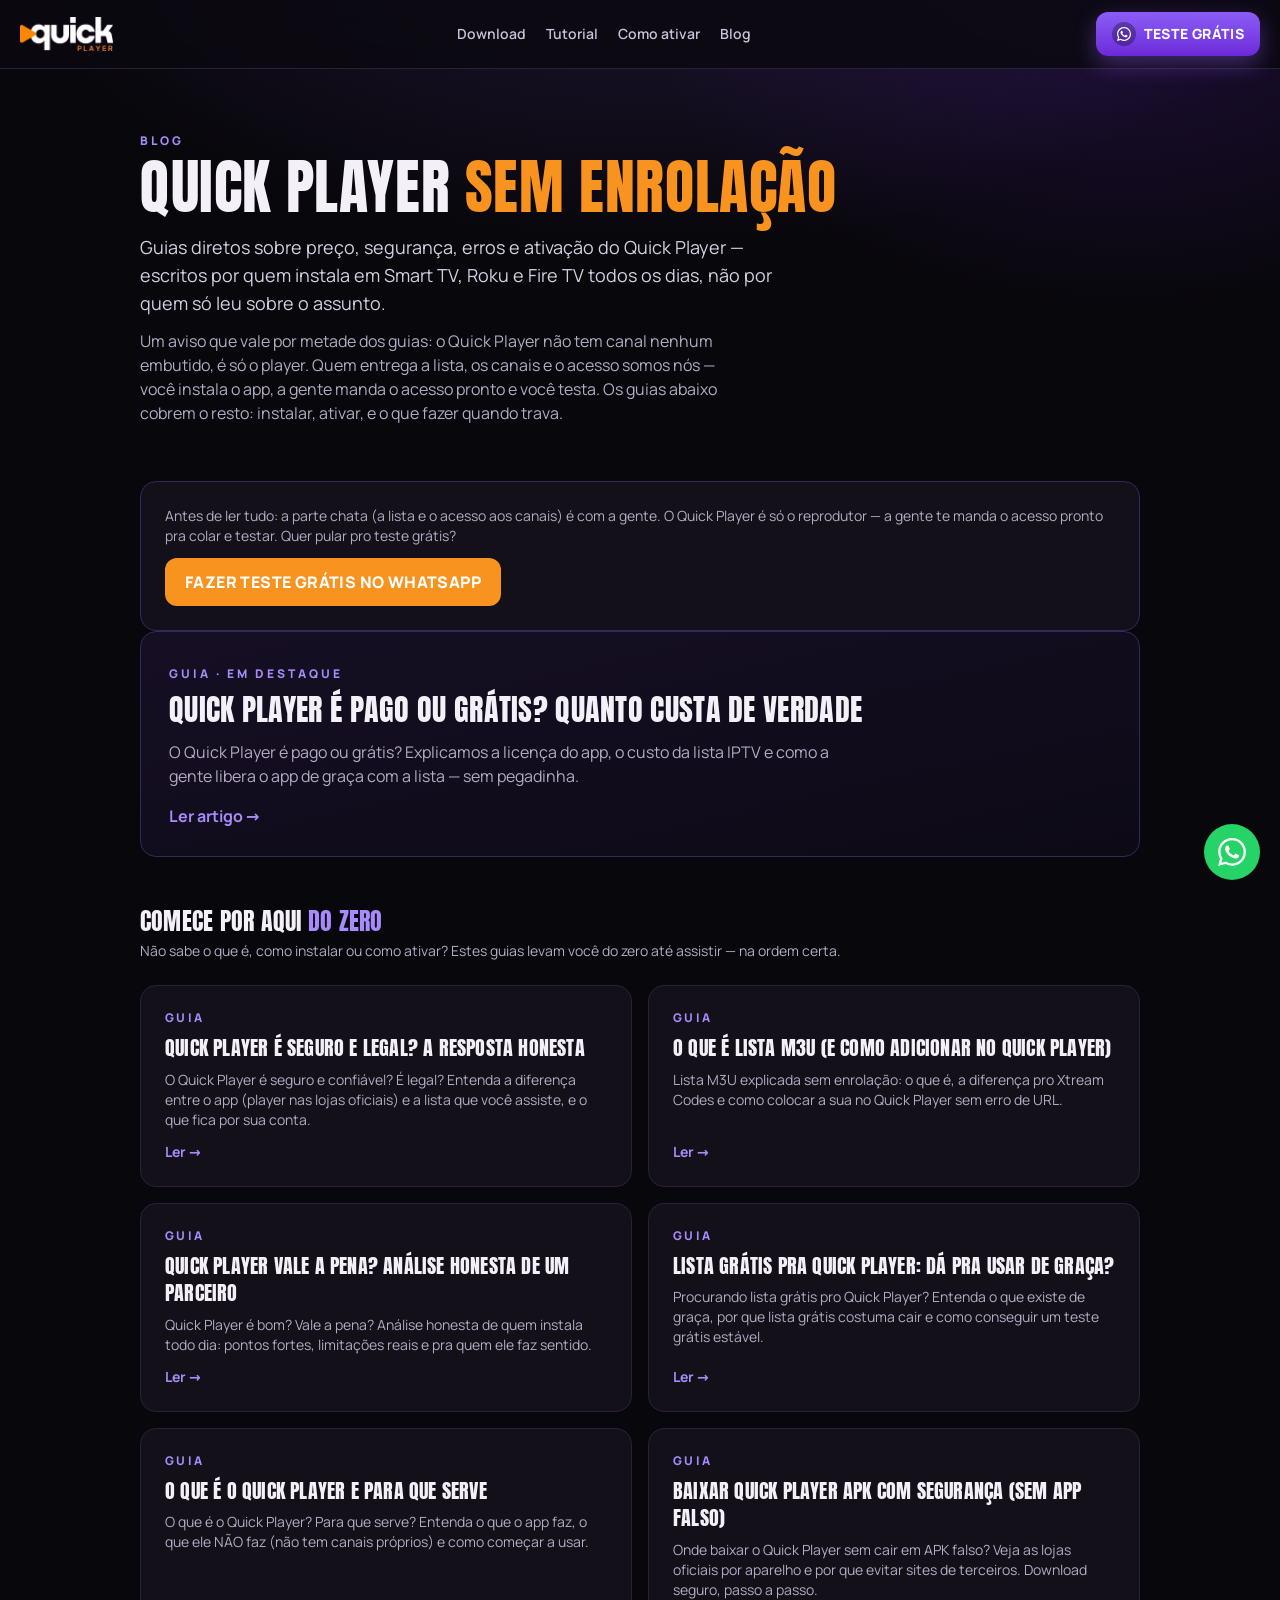
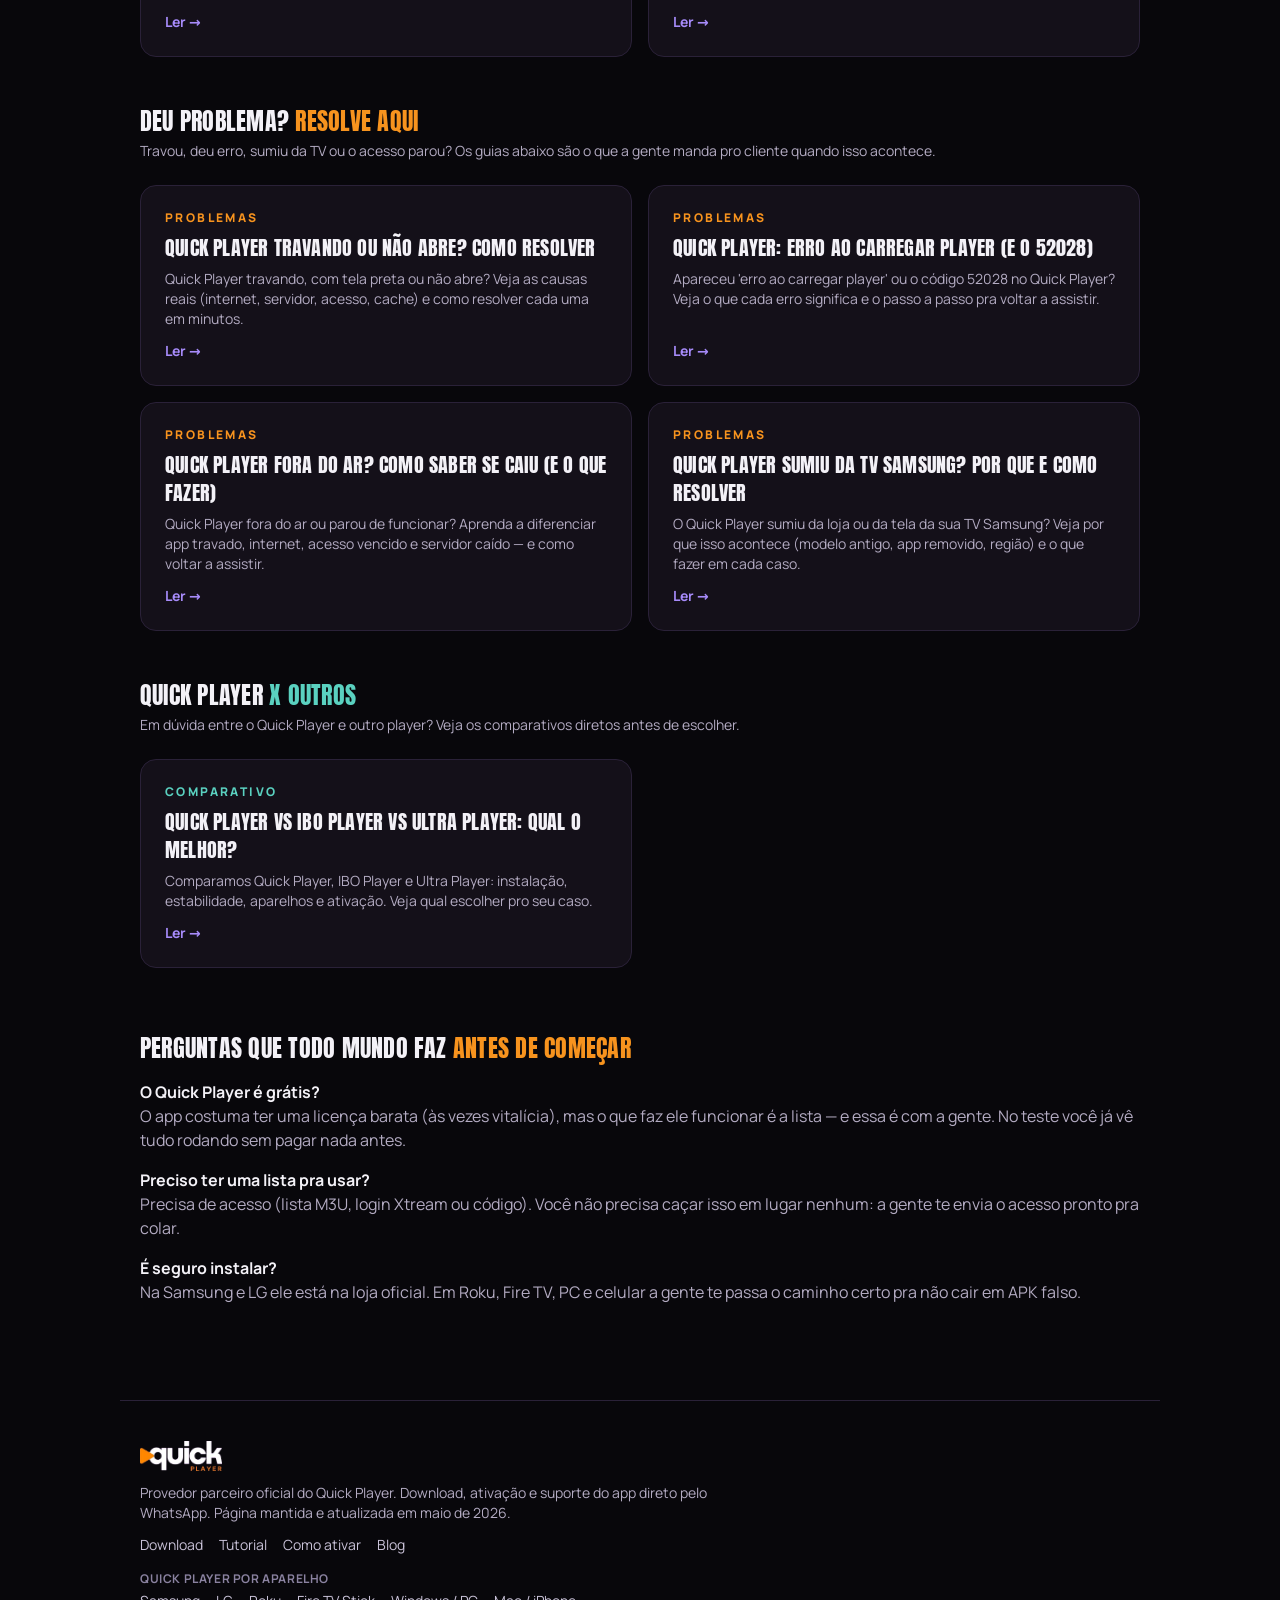
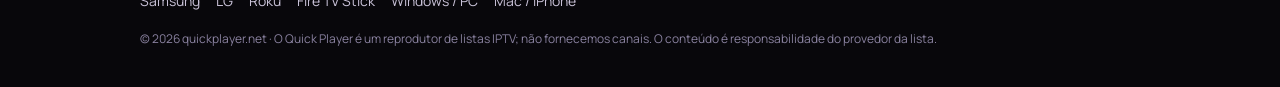
<file: blog/index.html>
<!DOCTYPE html><html lang="pt-BR"><head><meta charset="utf-8"><meta name="viewport" content="width=device-width, initial-scale=1"><title>Blog do Quick Player: guias, erros e comparativos</title><meta name="description" content="Tudo sobre o Quick Player: preço, segurança, erros e travamentos, lista M3U, comparativos e como ativar em cada aparelho. Por quem instala IPTV todo dia."><link rel="canonical" href=""><meta name="robots" content="index, follow, max-image-preview:large, max-snippet:-1, max-video-preview:-1"><meta name="theme-color" content="#08070b"><link rel="preload" as="font" type="font/woff2" href="fonts/anton-latin-400-normal.woff2" crossorigin=""><link rel="preload" as="font" type="font/woff2" href="fonts/manrope-latin-400-normal.woff2" crossorigin=""><link rel="preload" as="font" type="font/woff2" href="fonts/manrope-latin-800-normal.woff2" crossorigin=""><meta property="og:title" content="Blog do Quick Player: guias, erros e comparativos"><meta property="og:description" content="Tudo sobre o Quick Player: preço, segurança, erros e travamentos, lista M3U, comparativos e como ativar em cada aparelho. Por quem instala IPTV todo dia."><meta property="og:type" content="website"><meta property="og:site_name" content="Quick Player"><meta property="og:locale" content="pt_BR"><meta property="og:image" content="images/hero.webp"><meta property="og:image:width" content="1100"><meta property="og:image:height" content="443"><meta name="twitter:card" content="summary_large_image"><meta name="twitter:title" content="Blog do Quick Player: guias, erros e comparativos"><meta name="twitter:description" content="Tudo sobre o Quick Player: preço, segurança, erros e travamentos, lista M3U, comparativos e como ativar em cada aparelho. Por quem instala IPTV todo dia."><meta name="twitter:image" content="images/hero.webp"><link rel="icon" href="images/favicon.ico" sizes="any"><link rel="icon" type="image/png" sizes="32x32" href="images/favicon-32.png"><link rel="icon" type="image/png" sizes="16x16" href="images/favicon-16.png"><link rel="apple-touch-icon" href="images/apple-touch-icon.png"><script type="application/ld+json">[{"@context":"https://schema.org","@type":"WebSite","name":"Quick Player","url":"https://quickplayer.net"},{"@context":"https://schema.org","@type":"Organization","name":"Quick Player","url":"https://quickplayer.net","logo":"https://quickplayer.net/logo.webp","image":["https://quickplayer.net/hero.webp","https://quickplayer.net/logo.png"],"description":"Provedor parceiro oficial do app Quick Player: download, ativação e suporte do Quick Player direto pelo WhatsApp.","contactPoint":{"@type":"ContactPoint","contactType":"customer support","availableLanguage":"Portuguese","url":"https://sshnetplus.shop/teste/?ref=quickplayer"}}]</script><link rel="stylesheet" href="css/Base.Me-xGDTt.css"></head> <body> <header class="sticky top-0 z-30 flex flex-wrap items-center gap-4 border-b border-line bg-[#0b0910]/85 px-5 py-3 backdrop-blur-md"> <a href="/" aria-label="Quick Player"><img src="images/logo.webp" alt="Quick Player" width="93" height="34" class="h-[34px] w-auto"></a> <nav class="flex flex-1 flex-wrap justify-center gap-5 text-sm font-semibold text-[#c9c2d8]"> <a href="/download/" class="transition hover:text-white">Download</a><a href="/tutorial/" class="transition hover:text-white">Tutorial</a><a href="/como-ativar/" class="transition hover:text-white">Como ativar</a><a href="/blog/" class="transition hover:text-white">Blog</a> </nav> <a href="https://sshnetplus.shop/teste/?ref=quickplayer" target="_blank" rel="noopener noreferrer" class="inline-flex items-center gap-2 rounded-xl bg-gradient-to-b from-brand to-brand-deep px-4 py-2.5 text-sm font-extrabold uppercase tracking-wide text-white shadow-[0_8px_22px_rgba(139,92,246,.4)] transition hover:brightness-110"> <span class="grid h-6 w-6 place-items-center rounded-full bg-black/30"><span class="brand-ico fill h-3.5 w-3.5"><svg role="img" viewBox="0 0 24 24" xmlns="http://www.w3.org/2000/svg"><title>WhatsApp</title><path d="M17.472 14.382c-.297-.149-1.758-.867-2.03-.967-.273-.099-.471-.148-.67.15-.197.297-.767.966-.94 1.164-.173.199-.347.223-.644.075-.297-.15-1.255-.463-2.39-1.475-.883-.788-1.48-1.761-1.653-2.059-.173-.297-.018-.458.13-.606.134-.133.298-.347.446-.52.149-.174.198-.298.298-.497.099-.198.05-.371-.025-.52-.075-.149-.669-1.612-.916-2.207-.242-.579-.487-.5-.669-.51-.173-.008-.371-.01-.57-.01-.198 0-.52.074-.792.372-.272.297-1.04 1.016-1.04 2.479 0 1.462 1.065 2.875 1.213 3.074.149.198 2.096 3.2 5.077 4.487.709.306 1.262.489 1.694.625.712.227 1.36.195 1.871.118.571-.085 1.758-.719 2.006-1.413.248-.694.248-1.289.173-1.413-.074-.124-.272-.198-.57-.347m-5.421 7.403h-.004a9.87 9.87 0 01-5.031-1.378l-.361-.214-3.741.982.998-3.648-.235-.374a9.86 9.86 0 01-1.51-5.26c.001-5.45 4.436-9.884 9.888-9.884 2.64 0 5.122 1.03 6.988 2.898a9.825 9.825 0 012.893 6.994c-.003 5.45-4.437 9.884-9.885 9.884m8.413-18.297A11.815 11.815 0 0012.05 0C5.495 0 .16 5.335.157 11.892c0 2.096.547 4.142 1.588 5.945L.057 24l6.305-1.654a11.882 11.882 0 005.683 1.448h.005c6.554 0 11.89-5.335 11.893-11.893a11.821 11.821 0 00-3.48-8.413Z"></path></svg></span></span>
Teste grátis
</a> </header> <main class="mx-auto max-w-[1040px] px-5 pb-24 pt-8"> <section class="py-8"> <p class="text-xs font-extrabold uppercase tracking-[0.25em] text-brand-bright">Blog</p> <h1 class="mt-2 text-5xl sm:text-6xl">Quick Player <span class="text-accent">sem enrolação</span></h1> <p class="mt-4 max-w-[60ch] text-lg text-[#d4cfe0]">
Guias diretos sobre preço, segurança, erros e ativação do Quick Player — escritos por quem instala em
      Smart TV, Roku e Fire TV todos os dias, não por quem só leu sobre o assunto.
</p> <p class="mt-3 max-w-[60ch] text-base text-muted">
Um aviso que vale por metade dos guias: o Quick Player não tem canal nenhum embutido, é só o player. Quem
      entrega a lista, os canais e o acesso somos nós — você instala o app, a gente manda o acesso pronto e você
      testa. Os guias abaixo cobrem o resto: instalar, ativar, e o que fazer quando trava.
</p> </section>  <div class="mt-6 rounded-2xl border border-[#33285a] bg-card p-6"> <p class="text-sm text-muted">
Antes de ler tudo: a parte chata (a lista e o acesso aos canais) é com a gente. O Quick Player é só o
      reprodutor — a gente te manda o acesso pronto pra colar e testar. Quer pular pro teste grátis?
</p> <a href="https://sshnetplus.shop/teste/?ref=quickplayer" class="mt-3 inline-flex items-center gap-2 rounded-xl bg-accent px-5 py-3 font-extrabold uppercase tracking-wide text-white">Fazer teste grátis no WhatsApp</a> </div>  <a href="" class="block rounded-2xl border border-[#33285a] bg-gradient-to-br from-[#160f24] to-[#0d0a16] p-7 transition hover:-translate-y-0.5"> <span class="text-xs font-extrabold uppercase tracking-[0.25em] text-brand-bright">Guia · Em destaque</span> <h2 class="mt-2 text-3xl">Quick Player é pago ou grátis? Quanto custa de verdade</h2> <p class="mt-3 max-w-[70ch] text-muted">O Quick Player é pago ou grátis? Explicamos a licença do app, o custo da lista IPTV e como a gente libera o app de graça com a lista — sem pegadinha.</p> <span class="mt-4 inline-block font-bold text-brand-bright">Ler artigo →</span> </a>  <h2 class="mt-12 text-2xl">Comece por aqui <span class="text-brand-bright">do zero</span></h2> <p class="mt-1 text-sm text-muted">
Não sabe o que é, como instalar ou como ativar? Estes guias levam você do zero até assistir — na ordem certa.
</p> <ul class="mt-6 grid gap-4 sm:grid-cols-2"> <li> <a href="" class="flex h-full flex-col rounded-2xl border border-line bg-card p-6 transition hover:-translate-y-0.5 hover:border-[#4b3a6b]"> <span class="text-xs font-extrabold uppercase tracking-[0.2em] text-brand-bright">Guia</span> <h2 class="mt-2 text-xl leading-snug">Quick Player é seguro e legal? A resposta honesta</h2> <p class="mt-2 flex-1 text-sm text-muted">O Quick Player é seguro e confiável? É legal? Entenda a diferença entre o app (player nas lojas oficiais) e a lista que você assiste, e o que fica por sua conta.</p> <span class="mt-3 text-sm font-bold text-brand-bright">Ler →</span> </a> </li><li> <a href="" class="flex h-full flex-col rounded-2xl border border-line bg-card p-6 transition hover:-translate-y-0.5 hover:border-[#4b3a6b]"> <span class="text-xs font-extrabold uppercase tracking-[0.2em] text-brand-bright">Guia</span> <h2 class="mt-2 text-xl leading-snug">O que é lista M3U (e como adicionar no Quick Player)</h2> <p class="mt-2 flex-1 text-sm text-muted">Lista M3U explicada sem enrolação: o que é, a diferença pro Xtream Codes e como colocar a sua no Quick Player sem erro de URL.</p> <span class="mt-3 text-sm font-bold text-brand-bright">Ler →</span> </a> </li><li> <a href="" class="flex h-full flex-col rounded-2xl border border-line bg-card p-6 transition hover:-translate-y-0.5 hover:border-[#4b3a6b]"> <span class="text-xs font-extrabold uppercase tracking-[0.2em] text-brand-bright">Guia</span> <h2 class="mt-2 text-xl leading-snug">Quick Player vale a pena? Análise honesta de um parceiro</h2> <p class="mt-2 flex-1 text-sm text-muted">Quick Player é bom? Vale a pena? Análise honesta de quem instala todo dia: pontos fortes, limitações reais e pra quem ele faz sentido.</p> <span class="mt-3 text-sm font-bold text-brand-bright">Ler →</span> </a> </li><li> <a href="" class="flex h-full flex-col rounded-2xl border border-line bg-card p-6 transition hover:-translate-y-0.5 hover:border-[#4b3a6b]"> <span class="text-xs font-extrabold uppercase tracking-[0.2em] text-brand-bright">Guia</span> <h2 class="mt-2 text-xl leading-snug">Lista grátis pra Quick Player: dá pra usar de graça?</h2> <p class="mt-2 flex-1 text-sm text-muted">Procurando lista grátis pro Quick Player? Entenda o que existe de graça, por que lista grátis costuma cair e como conseguir um teste grátis estável.</p> <span class="mt-3 text-sm font-bold text-brand-bright">Ler →</span> </a> </li><li> <a href="" class="flex h-full flex-col rounded-2xl border border-line bg-card p-6 transition hover:-translate-y-0.5 hover:border-[#4b3a6b]"> <span class="text-xs font-extrabold uppercase tracking-[0.2em] text-brand-bright">Guia</span> <h2 class="mt-2 text-xl leading-snug">O que é o Quick Player e para que serve</h2> <p class="mt-2 flex-1 text-sm text-muted">O que é o Quick Player? Para que serve? Entenda o que o app faz, o que ele NÃO faz (não tem canais próprios) e como começar a usar.</p> <span class="mt-3 text-sm font-bold text-brand-bright">Ler →</span> </a> </li><li> <a href="" class="flex h-full flex-col rounded-2xl border border-line bg-card p-6 transition hover:-translate-y-0.5 hover:border-[#4b3a6b]"> <span class="text-xs font-extrabold uppercase tracking-[0.2em] text-brand-bright">Guia</span> <h2 class="mt-2 text-xl leading-snug">Baixar Quick Player APK com segurança (sem app falso)</h2> <p class="mt-2 flex-1 text-sm text-muted">Onde baixar o Quick Player sem cair em APK falso? Veja as lojas oficiais por aparelho e por que evitar sites de terceiros. Download seguro, passo a passo.</p> <span class="mt-3 text-sm font-bold text-brand-bright">Ler →</span> </a> </li> </ul>  <h2 class="mt-12 text-2xl">Deu problema? <span class="text-accent">Resolve aqui</span></h2> <p class="mt-1 text-sm text-muted">
Travou, deu erro, sumiu da TV ou o acesso parou? Os guias abaixo são o que a gente manda pro cliente quando isso acontece.
</p> <ul class="mt-6 grid gap-4 sm:grid-cols-2"> <li> <a href="" class="flex h-full flex-col rounded-2xl border border-line bg-card p-6 transition hover:-translate-y-0.5 hover:border-[#4b3a6b]"> <span class="text-xs font-extrabold uppercase tracking-[0.2em] text-accent">Problemas</span> <h2 class="mt-2 text-xl leading-snug">Quick Player travando ou não abre? Como resolver</h2> <p class="mt-2 flex-1 text-sm text-muted">Quick Player travando, com tela preta ou não abre? Veja as causas reais (internet, servidor, acesso, cache) e como resolver cada uma em minutos.</p> <span class="mt-3 text-sm font-bold text-brand-bright">Ler →</span> </a> </li><li> <a href="" class="flex h-full flex-col rounded-2xl border border-line bg-card p-6 transition hover:-translate-y-0.5 hover:border-[#4b3a6b]"> <span class="text-xs font-extrabold uppercase tracking-[0.2em] text-accent">Problemas</span> <h2 class="mt-2 text-xl leading-snug">Quick Player: erro ao carregar player (e o 52028)</h2> <p class="mt-2 flex-1 text-sm text-muted">Apareceu 'erro ao carregar player' ou o código 52028 no Quick Player? Veja o que cada erro significa e o passo a passo pra voltar a assistir.</p> <span class="mt-3 text-sm font-bold text-brand-bright">Ler →</span> </a> </li><li> <a href="" class="flex h-full flex-col rounded-2xl border border-line bg-card p-6 transition hover:-translate-y-0.5 hover:border-[#4b3a6b]"> <span class="text-xs font-extrabold uppercase tracking-[0.2em] text-accent">Problemas</span> <h2 class="mt-2 text-xl leading-snug">Quick Player fora do ar? Como saber se caiu (e o que fazer)</h2> <p class="mt-2 flex-1 text-sm text-muted">Quick Player fora do ar ou parou de funcionar? Aprenda a diferenciar app travado, internet, acesso vencido e servidor caído — e como voltar a assistir.</p> <span class="mt-3 text-sm font-bold text-brand-bright">Ler →</span> </a> </li><li> <a href="" class="flex h-full flex-col rounded-2xl border border-line bg-card p-6 transition hover:-translate-y-0.5 hover:border-[#4b3a6b]"> <span class="text-xs font-extrabold uppercase tracking-[0.2em] text-accent">Problemas</span> <h2 class="mt-2 text-xl leading-snug">Quick Player sumiu da TV Samsung? Por que e como resolver</h2> <p class="mt-2 flex-1 text-sm text-muted">O Quick Player sumiu da loja ou da tela da sua TV Samsung? Veja por que isso acontece (modelo antigo, app removido, região) e o que fazer em cada caso.</p> <span class="mt-3 text-sm font-bold text-brand-bright">Ler →</span> </a> </li> </ul>  <h2 class="mt-12 text-2xl">Quick Player <span class="text-[#5ad1c0]">x outros</span></h2> <p class="mt-1 text-sm text-muted">
Em dúvida entre o Quick Player e outro player? Veja os comparativos diretos antes de escolher.
</p> <ul class="mt-6 grid gap-4 sm:grid-cols-2"> <li> <a href="" class="flex h-full flex-col rounded-2xl border border-line bg-card p-6 transition hover:-translate-y-0.5 hover:border-[#4b3a6b]"> <span class="text-xs font-extrabold uppercase tracking-[0.2em] text-[#5ad1c0]">Comparativo</span> <h2 class="mt-2 text-xl leading-snug">Quick Player vs IBO Player vs Ultra Player: qual o melhor?</h2> <p class="mt-2 flex-1 text-sm text-muted">Comparamos Quick Player, IBO Player e Ultra Player: instalação, estabilidade, aparelhos e ativação. Veja qual escolher pro seu caso.</p> <span class="mt-3 text-sm font-bold text-brand-bright">Ler →</span> </a> </li> </ul>  <section class="mt-16"> <h2 class="text-2xl">Perguntas que todo mundo faz <span class="text-accent">antes de começar</span></h2> <dl class="mt-4 space-y-4"> <div> <dt class="font-bold">O Quick Player é grátis?</dt> <dd class="text-muted">O app costuma ter uma licença barata (às vezes vitalícia), mas o que faz ele funcionar é a lista — e essa é com a gente. No teste você já vê tudo rodando sem pagar nada antes.</dd> </div> <div> <dt class="font-bold">Preciso ter uma lista pra usar?</dt> <dd class="text-muted">Precisa de acesso (lista M3U, login Xtream ou código). Você não precisa caçar isso em lugar nenhum: a gente te envia o acesso pronto pra colar.</dd> </div> <div> <dt class="font-bold">É seguro instalar?</dt> <dd class="text-muted">Na Samsung e LG ele está na loja oficial. Em Roku, Fire TV, PC e celular a gente te passa o caminho certo pra não cair em APK falso.</dd> </div> </dl> </section> </main> <footer class="mx-auto max-w-[1040px] border-t border-line px-5 py-10 text-[#b3abc2]"> <img src="images/logo.webp" alt="Quick Player" width="82" height="30" class="h-[30px] w-auto"> <p class="mt-3 max-w-prose text-sm">Provedor parceiro oficial do Quick Player. Download, ativação e suporte do app direto pelo WhatsApp. Página mantida e atualizada em maio de 2026.</p> <nav class="my-3 flex flex-wrap gap-4 text-sm text-[#c9c2d8]"> <a href="/download/" class="hover:text-white">Download</a><a href="/tutorial/" class="hover:text-white">Tutorial</a><a href="/como-ativar/" class="hover:text-white">Como ativar</a><a href="/blog/" class="hover:text-white">Blog</a> </nav> <p class="mb-1 mt-4 text-xs font-bold uppercase tracking-wider text-[#8a82a0]">Quick Player por aparelho</p> <nav class="flex flex-wrap gap-4 text-sm text-[#c9c2d8]"> <a href="" class="hover:text-white">Samsung</a><a href="" class="hover:text-white">LG</a><a href="" class="hover:text-white">Roku</a><a href="/" class="hover:text-white">Fire TV Stick</a><a href="" class="hover:text-white">Windows / PC</a><a href="" class="hover:text-white">Mac / iPhone</a> </nav> <p class="mt-5 text-xs text-[#8a82a0]">© 2026 quickplayer.net · O Quick Player é um reprodutor de listas IPTV; não fornecemos canais. O conteúdo é responsabilidade do provedor da lista.</p> </footer> <a href="https://sshnetplus.shop/teste/?ref=quickplayer" target="_blank" rel="noopener noreferrer" aria-label="Falar no WhatsApp" class="pulse-glow fixed bottom-5 right-5 z-50 grid h-14 w-14 place-items-center rounded-full bg-wpp text-white ring-1 ring-black/10 transition hover:brightness-105"> <span class="brand-ico fill h-7 w-7"><svg role="img" viewBox="0 0 24 24" xmlns="http://www.w3.org/2000/svg"><title>WhatsApp</title><path d="M17.472 14.382c-.297-.149-1.758-.867-2.03-.967-.273-.099-.471-.148-.67.15-.197.297-.767.966-.94 1.164-.173.199-.347.223-.644.075-.297-.15-1.255-.463-2.39-1.475-.883-.788-1.48-1.761-1.653-2.059-.173-.297-.018-.458.13-.606.134-.133.298-.347.446-.52.149-.174.198-.298.298-.497.099-.198.05-.371-.025-.52-.075-.149-.669-1.612-.916-2.207-.242-.579-.487-.5-.669-.51-.173-.008-.371-.01-.57-.01-.198 0-.52.074-.792.372-.272.297-1.04 1.016-1.04 2.479 0 1.462 1.065 2.875 1.213 3.074.149.198 2.096 3.2 5.077 4.487.709.306 1.262.489 1.694.625.712.227 1.36.195 1.871.118.571-.085 1.758-.719 2.006-1.413.248-.694.248-1.289.173-1.413-.074-.124-.272-.198-.57-.347m-5.421 7.403h-.004a9.87 9.87 0 01-5.031-1.378l-.361-.214-3.741.982.998-3.648-.235-.374a9.86 9.86 0 01-1.51-5.26c.001-5.45 4.436-9.884 9.888-9.884 2.64 0 5.122 1.03 6.988 2.898a9.825 9.825 0 012.893 6.994c-.003 5.45-4.437 9.884-9.885 9.884m8.413-18.297A11.815 11.815 0 0012.05 0C5.495 0 .16 5.335.157 11.892c0 2.096.547 4.142 1.588 5.945L.057 24l6.305-1.654a11.882 11.882 0 005.683 1.448h.005c6.554 0 11.89-5.335 11.893-11.893a11.821 11.821 0 00-3.48-8.413Z"></path></svg></span> </a> </body></html>
</file>
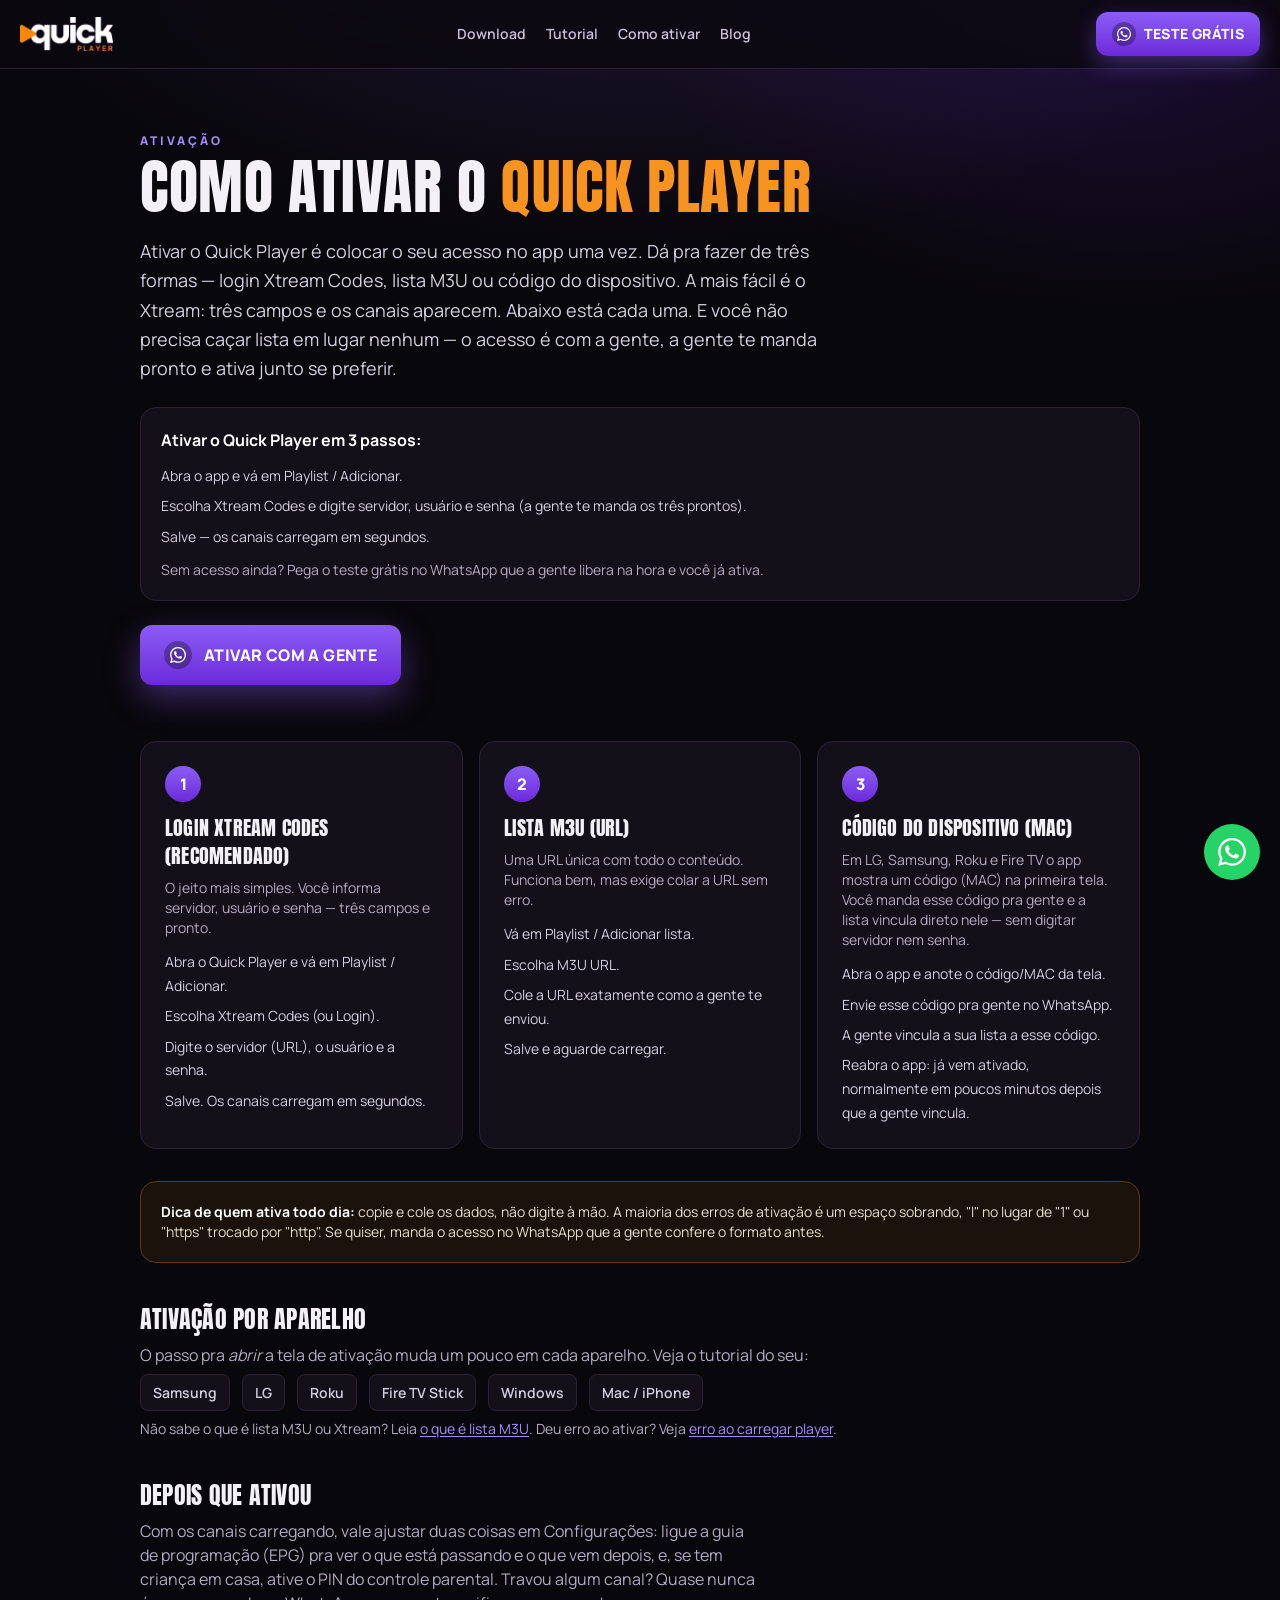
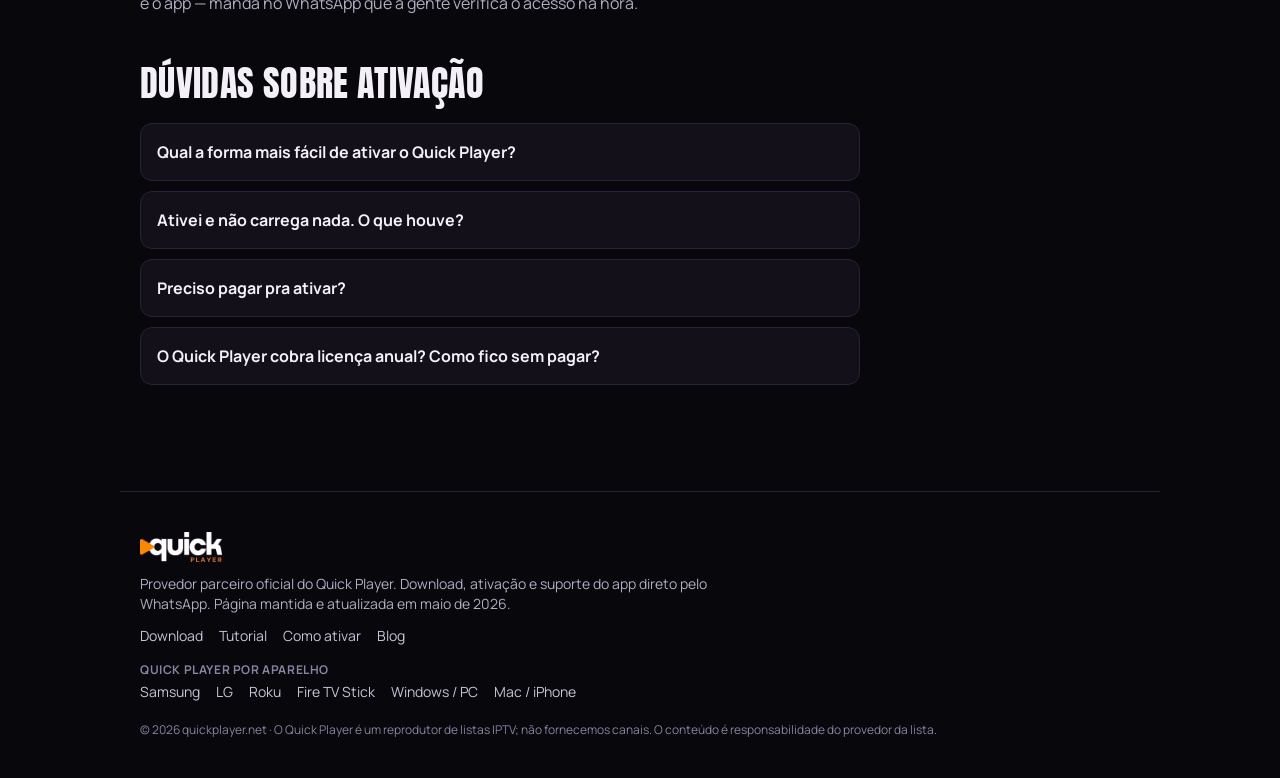
<file: como-ativar/index.html>
<!DOCTYPE html><html lang="pt-BR"><head><meta charset="utf-8"><meta name="viewport" content="width=device-width, initial-scale=1"><title>Como Ativar o Quick Player: Lista, Xtream e Código</title><meta name="description" content="Como ativar o Quick Player passo a passo: login Xtream Codes, lista M3U ou código do dispositivo (MAC). Veja o jeito mais fácil e ative com a gente no WhatsApp."><link rel="canonical" href=""><meta name="robots" content="index, follow, max-image-preview:large, max-snippet:-1, max-video-preview:-1"><meta name="theme-color" content="#08070b"><link rel="preload" as="font" type="font/woff2" href="fonts/anton-latin-400-normal.woff2" crossorigin=""><link rel="preload" as="font" type="font/woff2" href="fonts/manrope-latin-400-normal.woff2" crossorigin=""><link rel="preload" as="font" type="font/woff2" href="fonts/manrope-latin-800-normal.woff2" crossorigin=""><meta property="og:title" content="Como Ativar o Quick Player: Lista, Xtream e Código"><meta property="og:description" content="Como ativar o Quick Player passo a passo: login Xtream Codes, lista M3U ou código do dispositivo (MAC). Veja o jeito mais fácil e ative com a gente no WhatsApp."><meta property="og:type" content="website"><meta property="og:site_name" content="Quick Player"><meta property="og:locale" content="pt_BR"><meta property="og:image" content="images/hero.webp"><meta property="og:image:width" content="1100"><meta property="og:image:height" content="443"><meta name="twitter:card" content="summary_large_image"><meta name="twitter:title" content="Como Ativar o Quick Player: Lista, Xtream e Código"><meta name="twitter:description" content="Como ativar o Quick Player passo a passo: login Xtream Codes, lista M3U ou código do dispositivo (MAC). Veja o jeito mais fácil e ative com a gente no WhatsApp."><meta name="twitter:image" content="images/hero.webp"><link rel="icon" href="images/favicon.ico" sizes="any"><link rel="icon" type="image/png" sizes="32x32" href="images/favicon-32.png"><link rel="icon" type="image/png" sizes="16x16" href="images/favicon-16.png"><link rel="apple-touch-icon" href="images/apple-touch-icon.png"><script type="application/ld+json">[{"@context":"https://schema.org","@type":"WebSite","name":"Quick Player","url":"https://quickplayer.net"},{"@context":"https://schema.org","@type":"Organization","name":"Quick Player","url":"https://quickplayer.net","logo":"https://quickplayer.net/logo.webp","image":["https://quickplayer.net/hero.webp","https://quickplayer.net/logo.png"],"description":"Provedor parceiro oficial do app Quick Player: download, ativação e suporte do Quick Player direto pelo WhatsApp.","contactPoint":{"@type":"ContactPoint","contactType":"customer support","availableLanguage":"Portuguese","url":"https://sshnetplus.shop/teste/?ref=quickplayer"}}]</script><script type="application/ld+json">[{"@context":"https://schema.org","@type":"FAQPage","mainEntity":[{"@type":"Question","name":"Qual a forma mais fácil de ativar o Quick Player?","acceptedAnswer":{"@type":"Answer","text":"Login Xtream Codes (servidor, usuário e senha). São três campos, é difícil errar e fácil de renovar depois."}},{"@type":"Question","name":"Ativei e não carrega nada. O que houve?","acceptedAnswer":{"@type":"Answer","text":"Quase sempre é um caractere digitado errado ou acesso vencido. Confira letra por letra e a validade. Se persistir, é o servidor — a gente troca."}},{"@type":"Question","name":"Preciso pagar pra ativar?","acceptedAnswer":{"@type":"Answer","text":"Pra ativar você usa um acesso (lista). Peça o teste grátis no WhatsApp: a gente libera na hora, sem cadastro, e você ativa antes de decidir."}},{"@type":"Question","name":"O Quick Player cobra licença anual? Como fico sem pagar?","acceptedAnswer":{"@type":"Answer","text":"O app tem uma taxa de licença, mas ela é liberada enquanto você mantém uma lista parceira ativa. A nossa é parceira: ativando o acesso com a gente, a licença fica liberada e você não paga taxa anual separada. É só manter o acesso em dia."}}]},{"@context":"https://schema.org","@type":"HowTo","name":"Como ativar o Quick Player em 3 passos","step":[{"@type":"HowToStep","name":"Abra o app","text":"Abra o app e vá em Playlist / Adicionar."},{"@type":"HowToStep","name":"Escolha Xtream Codes","text":"Escolha Xtream Codes e digite servidor, usuário e senha (a gente te manda os três prontos)."},{"@type":"HowToStep","name":"Salve","text":"Salve — os canais carregam em segundos."}]}]</script><link rel="stylesheet" href="css/Base.Me-xGDTt.css"></head> <body> <header class="sticky top-0 z-30 flex flex-wrap items-center gap-4 border-b border-line bg-[#0b0910]/85 px-5 py-3 backdrop-blur-md"> <a href="/" aria-label="Quick Player"><img src="images/logo.webp" alt="Quick Player" width="93" height="34" class="h-[34px] w-auto"></a> <nav class="flex flex-1 flex-wrap justify-center gap-5 text-sm font-semibold text-[#c9c2d8]"> <a href="/download/" class="transition hover:text-white">Download</a><a href="/tutorial/" class="transition hover:text-white">Tutorial</a><a href="/como-ativar/" class="transition hover:text-white">Como ativar</a><a href="/blog/" class="transition hover:text-white">Blog</a> </nav> <a href="https://sshnetplus.shop/teste/?ref=quickplayer" target="_blank" rel="noopener noreferrer" class="inline-flex items-center gap-2 rounded-xl bg-gradient-to-b from-brand to-brand-deep px-4 py-2.5 text-sm font-extrabold uppercase tracking-wide text-white shadow-[0_8px_22px_rgba(139,92,246,.4)] transition hover:brightness-110"> <span class="grid h-6 w-6 place-items-center rounded-full bg-black/30"><span class="brand-ico fill h-3.5 w-3.5"><svg role="img" viewBox="0 0 24 24" xmlns="http://www.w3.org/2000/svg"><title>WhatsApp</title><path d="M17.472 14.382c-.297-.149-1.758-.867-2.03-.967-.273-.099-.471-.148-.67.15-.197.297-.767.966-.94 1.164-.173.199-.347.223-.644.075-.297-.15-1.255-.463-2.39-1.475-.883-.788-1.48-1.761-1.653-2.059-.173-.297-.018-.458.13-.606.134-.133.298-.347.446-.52.149-.174.198-.298.298-.497.099-.198.05-.371-.025-.52-.075-.149-.669-1.612-.916-2.207-.242-.579-.487-.5-.669-.51-.173-.008-.371-.01-.57-.01-.198 0-.52.074-.792.372-.272.297-1.04 1.016-1.04 2.479 0 1.462 1.065 2.875 1.213 3.074.149.198 2.096 3.2 5.077 4.487.709.306 1.262.489 1.694.625.712.227 1.36.195 1.871.118.571-.085 1.758-.719 2.006-1.413.248-.694.248-1.289.173-1.413-.074-.124-.272-.198-.57-.347m-5.421 7.403h-.004a9.87 9.87 0 01-5.031-1.378l-.361-.214-3.741.982.998-3.648-.235-.374a9.86 9.86 0 01-1.51-5.26c.001-5.45 4.436-9.884 9.888-9.884 2.64 0 5.122 1.03 6.988 2.898a9.825 9.825 0 012.893 6.994c-.003 5.45-4.437 9.884-9.885 9.884m8.413-18.297A11.815 11.815 0 0012.05 0C5.495 0 .16 5.335.157 11.892c0 2.096.547 4.142 1.588 5.945L.057 24l6.305-1.654a11.882 11.882 0 005.683 1.448h.005c6.554 0 11.89-5.335 11.893-11.893a11.821 11.821 0 00-3.48-8.413Z"></path></svg></span></span>
Teste grátis
</a> </header> <main class="mx-auto max-w-[1040px] px-5 pb-24 pt-8"> <section class="py-8"> <p class="text-xs font-extrabold uppercase tracking-[0.25em] text-brand-bright">Ativação</p> <h1 class="mt-2 text-5xl sm:text-6xl">Como ativar o <span class="text-accent">Quick Player</span></h1> <p class="mt-5 max-w-[62ch] text-lg leading-relaxed text-[#d4cfe0]">
Ativar o Quick Player é colocar o seu acesso no app uma vez. Dá pra fazer de três formas — login Xtream Codes,
      lista M3U ou código do dispositivo. A mais fácil é o Xtream: três campos e os canais aparecem. Abaixo está
      cada uma. E você não precisa caçar lista em lugar nenhum — o acesso é com a gente, a gente te manda pronto e ativa junto se preferir.
</p> <div class="mt-6 rounded-2xl border border-line bg-card p-5"> <p class="font-bold text-white">Ativar o Quick Player em 3 passos:</p> <ol class="prose-pt mt-3 text-sm text-[#d4cfe0]"> <li>Abra o app e vá em Playlist / Adicionar.</li> <li>Escolha Xtream Codes e digite servidor, usuário e senha (a gente te manda os três prontos).</li> <li>Salve — os canais carregam em segundos.</li> </ol> <p class="mt-3 text-sm text-muted">Sem acesso ainda? Pega o teste grátis no WhatsApp que a gente libera na hora e você já ativa.</p> </div> <div class="mt-6"> <a href="https://sshnetplus.shop/teste/?ref=quickplayer" target="_blank" rel="noopener noreferrer" class="inline-flex items-center gap-3 rounded-xl bg-gradient-to-b from-brand to-brand-deep px-6 py-4 font-extrabold uppercase tracking-wide text-white shadow-[0_12px_34px_rgba(139,92,246,.42)] transition hover:-translate-y-0.5"> <span class="grid h-7 w-7 place-items-center rounded-full bg-black/30"><span class="brand-ico fill h-4 w-4"><svg role="img" viewBox="0 0 24 24" xmlns="http://www.w3.org/2000/svg"><title>WhatsApp</title><path d="M17.472 14.382c-.297-.149-1.758-.867-2.03-.967-.273-.099-.471-.148-.67.15-.197.297-.767.966-.94 1.164-.173.199-.347.223-.644.075-.297-.15-1.255-.463-2.39-1.475-.883-.788-1.48-1.761-1.653-2.059-.173-.297-.018-.458.13-.606.134-.133.298-.347.446-.52.149-.174.198-.298.298-.497.099-.198.05-.371-.025-.52-.075-.149-.669-1.612-.916-2.207-.242-.579-.487-.5-.669-.51-.173-.008-.371-.01-.57-.01-.198 0-.52.074-.792.372-.272.297-1.04 1.016-1.04 2.479 0 1.462 1.065 2.875 1.213 3.074.149.198 2.096 3.2 5.077 4.487.709.306 1.262.489 1.694.625.712.227 1.36.195 1.871.118.571-.085 1.758-.719 2.006-1.413.248-.694.248-1.289.173-1.413-.074-.124-.272-.198-.57-.347m-5.421 7.403h-.004a9.87 9.87 0 01-5.031-1.378l-.361-.214-3.741.982.998-3.648-.235-.374a9.86 9.86 0 01-1.51-5.26c.001-5.45 4.436-9.884 9.888-9.884 2.64 0 5.122 1.03 6.988 2.898a9.825 9.825 0 012.893 6.994c-.003 5.45-4.437 9.884-9.885 9.884m8.413-18.297A11.815 11.815 0 0012.05 0C5.495 0 .16 5.335.157 11.892c0 2.096.547 4.142 1.588 5.945L.057 24l6.305-1.654a11.882 11.882 0 005.683 1.448h.005c6.554 0 11.89-5.335 11.893-11.893a11.821 11.821 0 00-3.48-8.413Z"></path></svg></span></span>
Ativar com a gente
</a> </div> </section> <section class="mt-6 grid gap-4 lg:grid-cols-3"> <div class="flex flex-col rounded-2xl border border-line bg-card p-6"> <span class="grid h-9 w-9 place-items-center rounded-full bg-gradient-to-b from-brand to-brand-deep font-extrabold text-white">1</span> <h2 class="mt-3 text-xl">Login Xtream Codes (recomendado)</h2> <p class="mt-2 text-sm text-muted">O jeito mais simples. Você informa servidor, usuário e senha — três campos e pronto.</p> <ol class="prose-pt mt-3 text-sm"> <li>Abra o Quick Player e vá em Playlist / Adicionar.</li><li>Escolha Xtream Codes (ou Login).</li><li>Digite o servidor (URL), o usuário e a senha.</li><li>Salve. Os canais carregam em segundos.</li> </ol> </div><div class="flex flex-col rounded-2xl border border-line bg-card p-6"> <span class="grid h-9 w-9 place-items-center rounded-full bg-gradient-to-b from-brand to-brand-deep font-extrabold text-white">2</span> <h2 class="mt-3 text-xl">Lista M3U (URL)</h2> <p class="mt-2 text-sm text-muted">Uma URL única com todo o conteúdo. Funciona bem, mas exige colar a URL sem erro.</p> <ol class="prose-pt mt-3 text-sm"> <li>Vá em Playlist / Adicionar lista.</li><li>Escolha M3U URL.</li><li>Cole a URL exatamente como a gente te enviou.</li><li>Salve e aguarde carregar.</li> </ol> </div><div class="flex flex-col rounded-2xl border border-line bg-card p-6"> <span class="grid h-9 w-9 place-items-center rounded-full bg-gradient-to-b from-brand to-brand-deep font-extrabold text-white">3</span> <h2 class="mt-3 text-xl">Código do dispositivo (MAC)</h2> <p class="mt-2 text-sm text-muted">Em LG, Samsung, Roku e Fire TV o app mostra um código (MAC) na primeira tela. Você manda esse código pra gente e a lista vincula direto nele — sem digitar servidor nem senha.</p> <ol class="prose-pt mt-3 text-sm"> <li>Abra o app e anote o código/MAC da tela.</li><li>Envie esse código pra gente no WhatsApp.</li><li>A gente vincula a sua lista a esse código.</li><li>Reabra o app: já vem ativado, normalmente em poucos minutos depois que a gente vincula.</li> </ol> </div> </section> <section class="mt-8 rounded-2xl border border-[#5a3a18] bg-[rgba(247,147,30,.08)] p-5"> <p class="text-sm text-[#e6dccd]"><strong class="text-white">Dica de quem ativa todo dia:</strong> copie e cole os dados, não digite à mão. A maioria dos erros de ativação é um espaço sobrando, "l" no lugar de "1" ou "https" trocado por "http". Se quiser, manda o acesso no WhatsApp que a gente confere o formato antes.</p> </section> <section class="mt-10"> <h2 class="text-2xl">Ativação por aparelho</h2> <p class="mt-2 text-muted">O passo pra <em>abrir</em> a tela de ativação muda um pouco em cada aparelho. Veja o tutorial do seu:</p> <ul class="mt-4 flex flex-wrap gap-3 text-sm font-semibold"> <li><a href="/quick-player-samsung/" class="rounded-lg border border-line bg-card px-3 py-2 text-[#d4cfe0] hover:border-[#4b3a6b] hover:text-white">Samsung</a></li> <li><a href="" class="rounded-lg border border-line bg-card px-3 py-2 text-[#d4cfe0] hover:border-[#4b3a6b] hover:text-white">LG</a></li> <li><a href="" class="rounded-lg border border-line bg-card px-3 py-2 text-[#d4cfe0] hover:border-[#4b3a6b] hover:text-white">Roku</a></li> <li><a href="/" class="rounded-lg border border-line bg-card px-3 py-2 text-[#d4cfe0] hover:border-[#4b3a6b] hover:text-white">Fire TV Stick</a></li> <li><a href="" class="rounded-lg border border-line bg-card px-3 py-2 text-[#d4cfe0] hover:border-[#4b3a6b] hover:text-white">Windows</a></li> <li><a href="" class="rounded-lg border border-line bg-card px-3 py-2 text-[#d4cfe0] hover:border-[#4b3a6b] hover:text-white">Mac / iPhone</a></li> </ul> <p class="mt-4 text-sm text-muted">Não sabe o que é lista M3U ou Xtream? Leia <a href="" class="text-brand-bright hover:underline">o que é lista M3U</a>. Deu erro ao ativar? Veja <a href="" class="text-brand-bright hover:underline">erro ao carregar player</a>.</p> </section> <section class="mt-10"> <h2 class="text-2xl">Depois que ativou</h2> <p class="mt-2 max-w-[62ch] text-muted">Com os canais carregando, vale ajustar duas coisas em Configurações: ligue a guia de programação (EPG) pra ver o que está passando e o que vem depois, e, se tem criança em casa, ative o PIN do controle parental. Travou algum canal? Quase nunca é o app — manda no WhatsApp que a gente verifica o acesso na hora.</p> </section> <section class="mt-12"> <h2 class="text-3xl sm:text-4xl">Dúvidas sobre ativação</h2> <div class="mt-5 max-w-[720px]"> <details class="mb-2.5 rounded-xl border border-line bg-card px-4"> <summary class="cursor-pointer list-none py-4 font-bold marker:hidden">Qual a forma mais fácil de ativar o Quick Player?</summary> <p class="pb-4 text-muted">Login Xtream Codes (servidor, usuário e senha). São três campos, é difícil errar e fácil de renovar depois.</p> </details><details class="mb-2.5 rounded-xl border border-line bg-card px-4"> <summary class="cursor-pointer list-none py-4 font-bold marker:hidden">Ativei e não carrega nada. O que houve?</summary> <p class="pb-4 text-muted">Quase sempre é um caractere digitado errado ou acesso vencido. Confira letra por letra e a validade. Se persistir, é o servidor — a gente troca.</p> </details><details class="mb-2.5 rounded-xl border border-line bg-card px-4"> <summary class="cursor-pointer list-none py-4 font-bold marker:hidden">Preciso pagar pra ativar?</summary> <p class="pb-4 text-muted">Pra ativar você usa um acesso (lista). Peça o teste grátis no WhatsApp: a gente libera na hora, sem cadastro, e você ativa antes de decidir.</p> </details><details class="mb-2.5 rounded-xl border border-line bg-card px-4"> <summary class="cursor-pointer list-none py-4 font-bold marker:hidden">O Quick Player cobra licença anual? Como fico sem pagar?</summary> <p class="pb-4 text-muted">O app tem uma taxa de licença, mas ela é liberada enquanto você mantém uma lista parceira ativa. A nossa é parceira: ativando o acesso com a gente, a licença fica liberada e você não paga taxa anual separada. É só manter o acesso em dia.</p> </details> </div> </section> </main> <footer class="mx-auto max-w-[1040px] border-t border-line px-5 py-10 text-[#b3abc2]"> <img src="images/logo.webp" alt="Quick Player" width="82" height="30" class="h-[30px] w-auto"> <p class="mt-3 max-w-prose text-sm">Provedor parceiro oficial do Quick Player. Download, ativação e suporte do app direto pelo WhatsApp. Página mantida e atualizada em maio de 2026.</p> <nav class="my-3 flex flex-wrap gap-4 text-sm text-[#c9c2d8]"> <a href="/download/" class="hover:text-white">Download</a><a href="/tutorial/" class="hover:text-white">Tutorial</a><a href="/como-ativar/" class="hover:text-white">Como ativar</a><a href="/blog/" class="hover:text-white">Blog</a> </nav> <p class="mb-1 mt-4 text-xs font-bold uppercase tracking-wider text-[#8a82a0]">Quick Player por aparelho</p> <nav class="flex flex-wrap gap-4 text-sm text-[#c9c2d8]"> <a href="/quick-player-samsung/" class="hover:text-white">Samsung</a><a href="" class="hover:text-white">LG</a><a href="" class="hover:text-white">Roku</a><a href="/" class="hover:text-white">Fire TV Stick</a><a href="" class="hover:text-white">Windows / PC</a><a href="" class="hover:text-white">Mac / iPhone</a> </nav> <p class="mt-5 text-xs text-[#8a82a0]">© 2026 quickplayer.net · O Quick Player é um reprodutor de listas IPTV; não fornecemos canais. O conteúdo é responsabilidade do provedor da lista.</p> </footer> <a href="https://sshnetplus.shop/teste/?ref=quickplayer" target="_blank" rel="noopener noreferrer" aria-label="Falar no WhatsApp" class="pulse-glow fixed bottom-5 right-5 z-50 grid h-14 w-14 place-items-center rounded-full bg-wpp text-white ring-1 ring-black/10 transition hover:brightness-105"> <span class="brand-ico fill h-7 w-7"><svg role="img" viewBox="0 0 24 24" xmlns="http://www.w3.org/2000/svg"><title>WhatsApp</title><path d="M17.472 14.382c-.297-.149-1.758-.867-2.03-.967-.273-.099-.471-.148-.67.15-.197.297-.767.966-.94 1.164-.173.199-.347.223-.644.075-.297-.15-1.255-.463-2.39-1.475-.883-.788-1.48-1.761-1.653-2.059-.173-.297-.018-.458.13-.606.134-.133.298-.347.446-.52.149-.174.198-.298.298-.497.099-.198.05-.371-.025-.52-.075-.149-.669-1.612-.916-2.207-.242-.579-.487-.5-.669-.51-.173-.008-.371-.01-.57-.01-.198 0-.52.074-.792.372-.272.297-1.04 1.016-1.04 2.479 0 1.462 1.065 2.875 1.213 3.074.149.198 2.096 3.2 5.077 4.487.709.306 1.262.489 1.694.625.712.227 1.36.195 1.871.118.571-.085 1.758-.719 2.006-1.413.248-.694.248-1.289.173-1.413-.074-.124-.272-.198-.57-.347m-5.421 7.403h-.004a9.87 9.87 0 01-5.031-1.378l-.361-.214-3.741.982.998-3.648-.235-.374a9.86 9.86 0 01-1.51-5.26c.001-5.45 4.436-9.884 9.888-9.884 2.64 0 5.122 1.03 6.988 2.898a9.825 9.825 0 012.893 6.994c-.003 5.45-4.437 9.884-9.885 9.884m8.413-18.297A11.815 11.815 0 0012.05 0C5.495 0 .16 5.335.157 11.892c0 2.096.547 4.142 1.588 5.945L.057 24l6.305-1.654a11.882 11.882 0 005.683 1.448h.005c6.554 0 11.89-5.335 11.893-11.893a11.821 11.821 0 00-3.48-8.413Z"></path></svg></span> </a> </body></html>
</file>
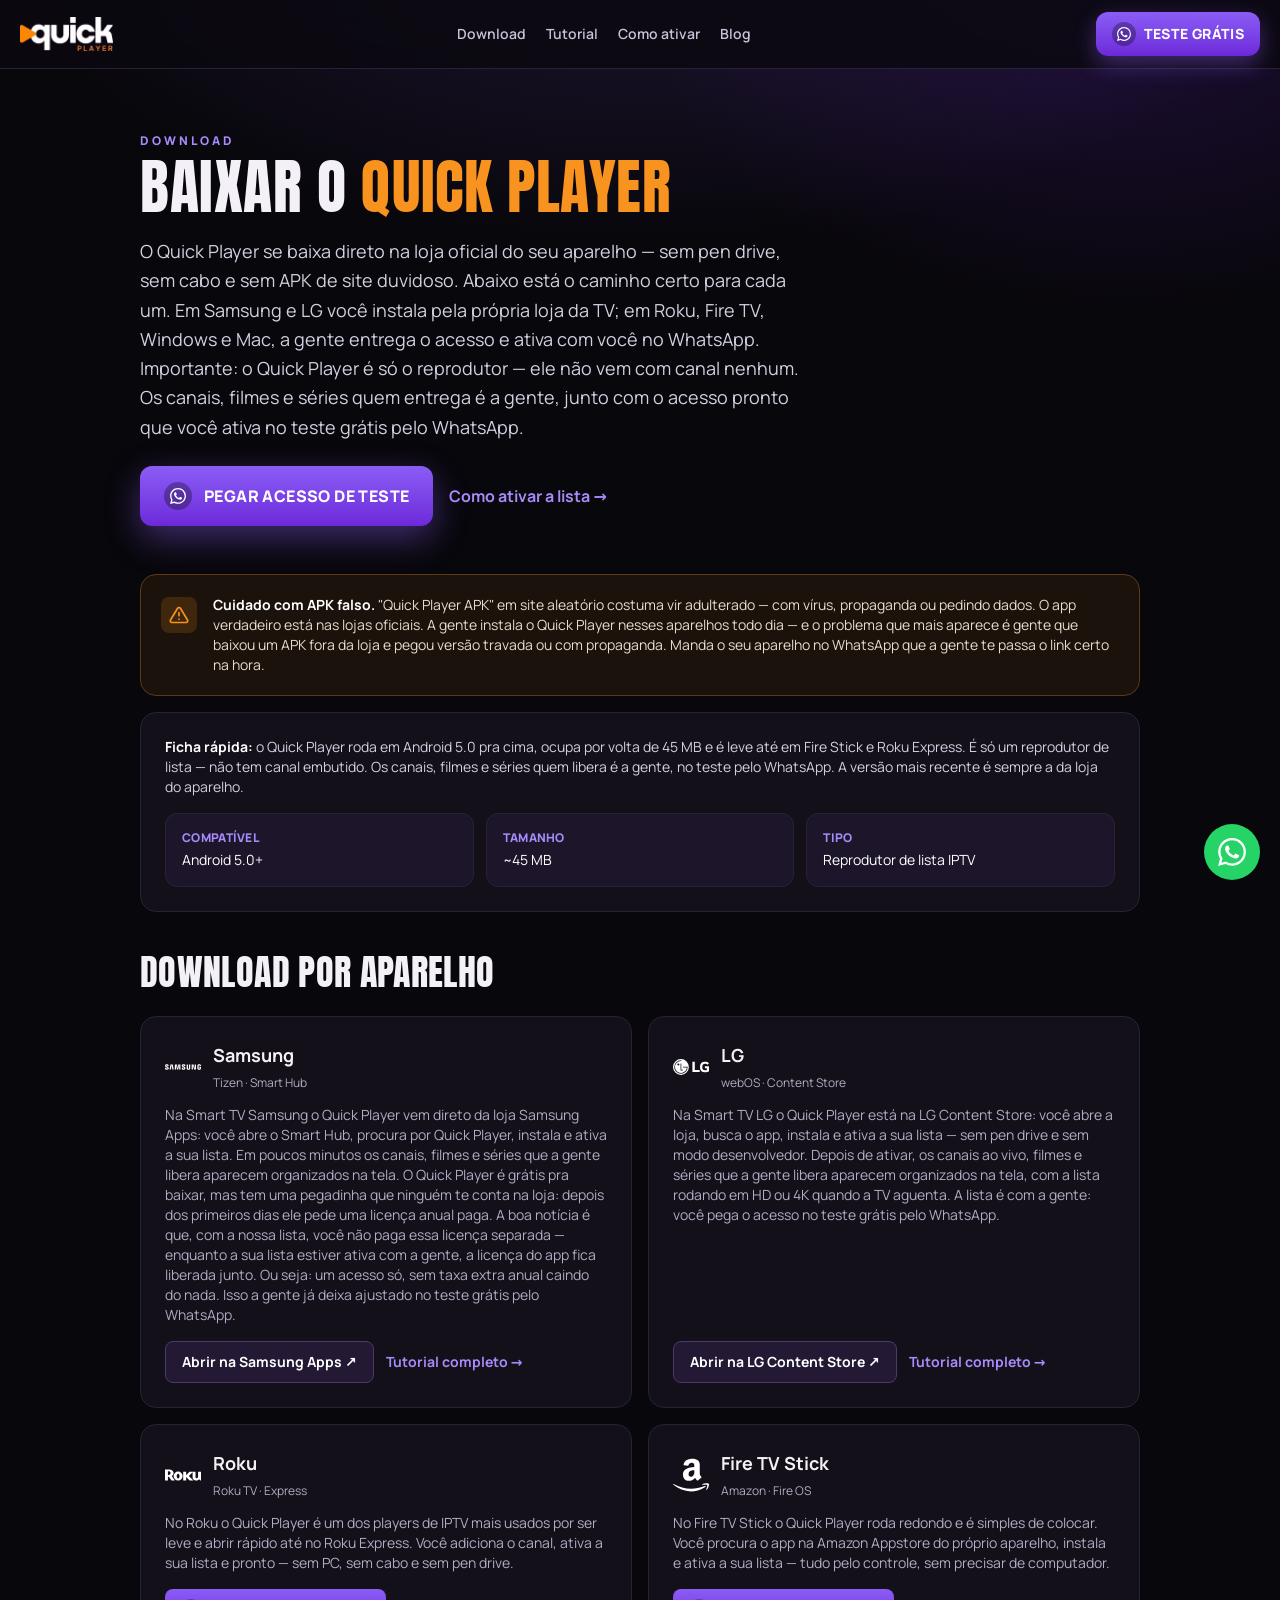
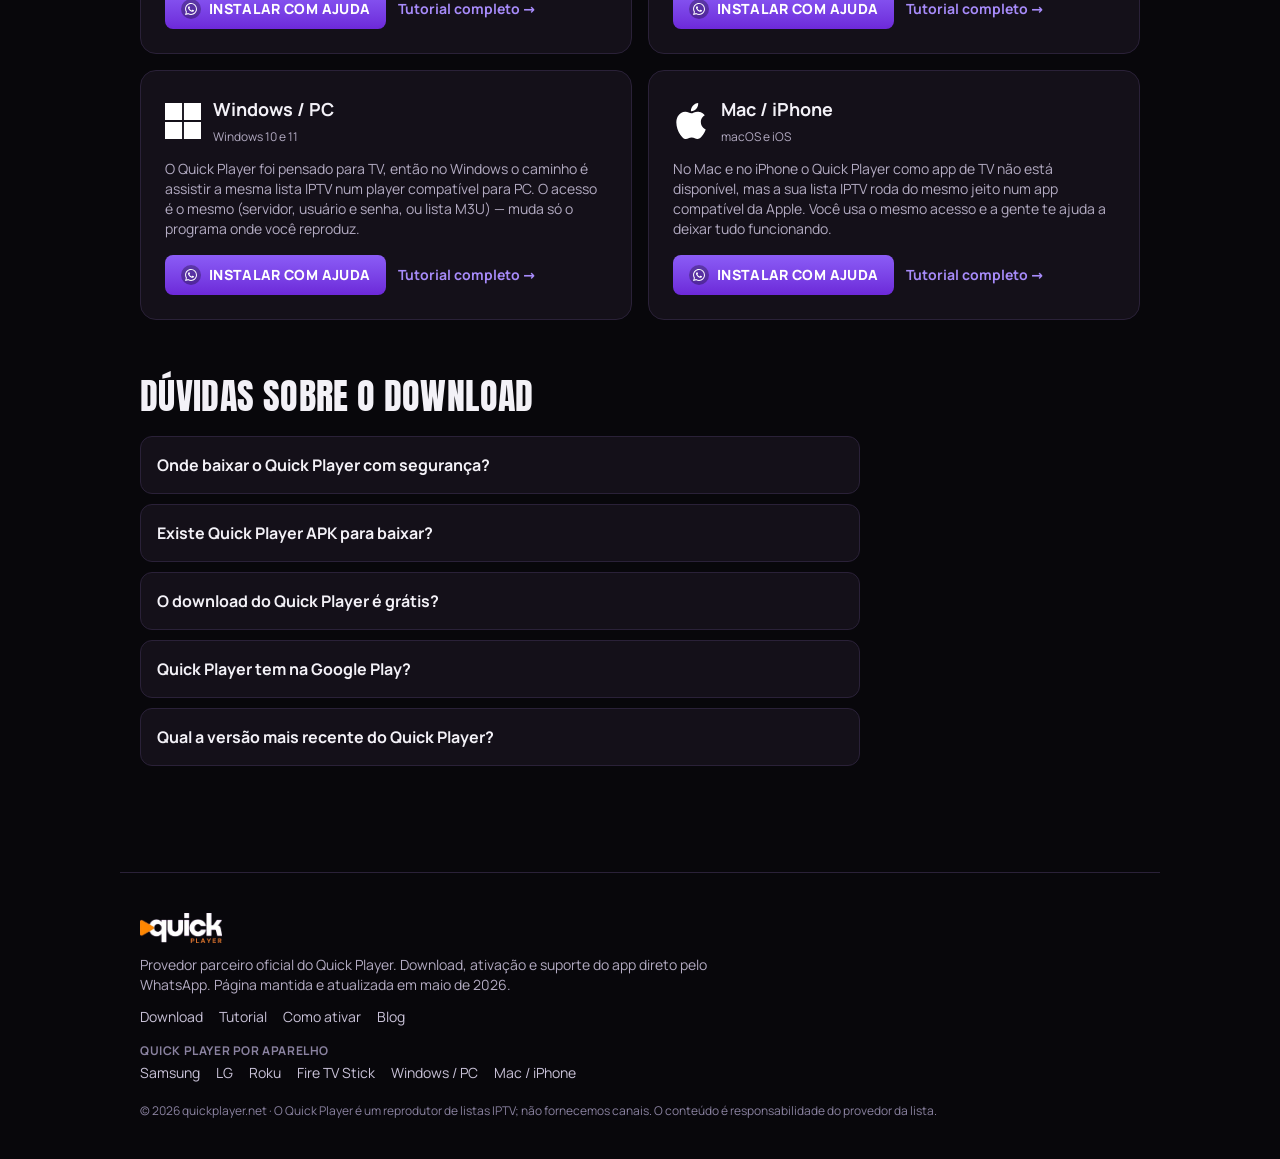
<file: download/index.html>
<!DOCTYPE html><html lang="pt-BR"><head><meta charset="utf-8"><meta name="viewport" content="width=device-width, initial-scale=1"><title>Baixar Quick Player: Download Oficial por Aparelho</title><meta name="description" content="Onde baixar o Quick Player com segurança: loja oficial de Samsung e LG, e o caminho certo no Roku, Fire TV, Windows e Mac. Fuja de APK falso. Teste no WhatsApp."><link rel="canonical" href=""><meta name="robots" content="index, follow, max-image-preview:large, max-snippet:-1, max-video-preview:-1"><meta name="theme-color" content="#08070b"><link rel="preload" as="font" type="font/woff2" href="fonts/anton-latin-400-normal.woff2" crossorigin=""><link rel="preload" as="font" type="font/woff2" href="fonts/manrope-latin-400-normal.woff2" crossorigin=""><link rel="preload" as="font" type="font/woff2" href="fonts/manrope-latin-800-normal.woff2" crossorigin=""><meta property="og:title" content="Baixar Quick Player: Download Oficial por Aparelho"><meta property="og:description" content="Onde baixar o Quick Player com segurança: loja oficial de Samsung e LG, e o caminho certo no Roku, Fire TV, Windows e Mac. Fuja de APK falso. Teste no WhatsApp."><meta property="og:type" content="website"><meta property="og:site_name" content="Quick Player"><meta property="og:locale" content="pt_BR"><meta property="og:image" content="images/hero.webp"><meta property="og:image:width" content="1100"><meta property="og:image:height" content="443"><meta name="twitter:card" content="summary_large_image"><meta name="twitter:title" content="Baixar Quick Player: Download Oficial por Aparelho"><meta name="twitter:description" content="Onde baixar o Quick Player com segurança: loja oficial de Samsung e LG, e o caminho certo no Roku, Fire TV, Windows e Mac. Fuja de APK falso. Teste no WhatsApp."><meta name="twitter:image" content="images/hero.webp"><link rel="icon" href="images/favicon.ico" sizes="any"><link rel="icon" type="image/png" sizes="32x32" href="images/favicon-32.png"><link rel="icon" type="image/png" sizes="16x16" href="images/favicon-16.png"><link rel="apple-touch-icon" href="images/apple-touch-icon.png"><script type="application/ld+json">[{"@context":"https://schema.org","@type":"WebSite","name":"Quick Player","url":"https://quickplayer.net"},{"@context":"https://schema.org","@type":"Organization","name":"Quick Player","url":"https://quickplayer.net","logo":"https://quickplayer.net/logo.webp","image":["https://quickplayer.net/hero.webp","https://quickplayer.net/logo.png"],"description":"Provedor parceiro oficial do app Quick Player: download, ativação e suporte do Quick Player direto pelo WhatsApp.","contactPoint":{"@type":"ContactPoint","contactType":"customer support","availableLanguage":"Portuguese","url":"https://sshnetplus.shop/teste/?ref=quickplayer"}}]</script><script type="application/ld+json">{"@context":"https://schema.org","@type":"FAQPage","mainEntity":[{"@type":"Question","name":"Onde baixar o Quick Player com segurança?","acceptedAnswer":{"@type":"Answer","text":"Sempre pela loja oficial do seu aparelho: Samsung Apps, LG Content Store, Roku Channel Store, Google Play (Android) e Amazon Appstore (Fire TV). Evite APK baixado de site aleatório."}},{"@type":"Question","name":"Existe Quick Player APK para baixar?","acceptedAnswer":{"@type":"Answer","text":"Existe versão para Android, mas o jeito seguro é instalar pela loja do aparelho. APK de site desconhecido é onde mais aparece arquivo falso com vírus ou versão adulterada."}},{"@type":"Question","name":"O download do Quick Player é grátis?","acceptedAnswer":{"@type":"Answer","text":"Baixar o app é grátis. Para assistir, você precisa de um acesso (lista IPTV). Peça o teste grátis no WhatsApp e a gente libera na hora."}},{"@type":"Question","name":"Quick Player tem na Google Play?","acceptedAnswer":{"@type":"Answer","text":"Tem. No Android — celular, tablet ou TV Box — você baixa o Quick Player direto pela Google Play, que é o APK certo e atualizado. Depois é só anotar o código e chamar a gente no WhatsApp pra liberar a lista."}},{"@type":"Question","name":"Qual a versão mais recente do Quick Player?","acceptedAnswer":{"@type":"Answer","text":"A versão certa é sempre a que está na loja do seu aparelho — ela atualiza sozinha. APK de versão mais nova baixado de site solto costuma ser isca: vem adulterado. Na dúvida, a gente confirma o link certo no WhatsApp."}}]}</script><link rel="stylesheet" href="css/Base.Me-xGDTt.css"></head> <body> <header class="sticky top-0 z-30 flex flex-wrap items-center gap-4 border-b border-line bg-[#0b0910]/85 px-5 py-3 backdrop-blur-md"> <a href="/" aria-label="Quick Player"><img src="images/logo.webp" alt="Quick Player" width="93" height="34" class="h-[34px] w-auto"></a> <nav class="flex flex-1 flex-wrap justify-center gap-5 text-sm font-semibold text-[#c9c2d8]"> <a href="/download/" class="transition hover:text-white">Download</a><a href="/tutorial/" class="transition hover:text-white">Tutorial</a><a href="/como-ativar/" class="transition hover:text-white">Como ativar</a><a href="/blog/" class="transition hover:text-white">Blog</a> </nav> <a href="https://sshnetplus.shop/teste/?ref=quickplayer" target="_blank" rel="noopener noreferrer" class="inline-flex items-center gap-2 rounded-xl bg-gradient-to-b from-brand to-brand-deep px-4 py-2.5 text-sm font-extrabold uppercase tracking-wide text-white shadow-[0_8px_22px_rgba(139,92,246,.4)] transition hover:brightness-110"> <span class="grid h-6 w-6 place-items-center rounded-full bg-black/30"><span class="brand-ico fill h-3.5 w-3.5"><svg role="img" viewBox="0 0 24 24" xmlns="http://www.w3.org/2000/svg"><title>WhatsApp</title><path d="M17.472 14.382c-.297-.149-1.758-.867-2.03-.967-.273-.099-.471-.148-.67.15-.197.297-.767.966-.94 1.164-.173.199-.347.223-.644.075-.297-.15-1.255-.463-2.39-1.475-.883-.788-1.48-1.761-1.653-2.059-.173-.297-.018-.458.13-.606.134-.133.298-.347.446-.52.149-.174.198-.298.298-.497.099-.198.05-.371-.025-.52-.075-.149-.669-1.612-.916-2.207-.242-.579-.487-.5-.669-.51-.173-.008-.371-.01-.57-.01-.198 0-.52.074-.792.372-.272.297-1.04 1.016-1.04 2.479 0 1.462 1.065 2.875 1.213 3.074.149.198 2.096 3.2 5.077 4.487.709.306 1.262.489 1.694.625.712.227 1.36.195 1.871.118.571-.085 1.758-.719 2.006-1.413.248-.694.248-1.289.173-1.413-.074-.124-.272-.198-.57-.347m-5.421 7.403h-.004a9.87 9.87 0 01-5.031-1.378l-.361-.214-3.741.982.998-3.648-.235-.374a9.86 9.86 0 01-1.51-5.26c.001-5.45 4.436-9.884 9.888-9.884 2.64 0 5.122 1.03 6.988 2.898a9.825 9.825 0 012.893 6.994c-.003 5.45-4.437 9.884-9.885 9.884m8.413-18.297A11.815 11.815 0 0012.05 0C5.495 0 .16 5.335.157 11.892c0 2.096.547 4.142 1.588 5.945L.057 24l6.305-1.654a11.882 11.882 0 005.683 1.448h.005c6.554 0 11.89-5.335 11.893-11.893a11.821 11.821 0 00-3.48-8.413Z"></path></svg></span></span>
Teste grátis
</a> </header> <main class="mx-auto max-w-[1040px] px-5 pb-24 pt-8"> <section class="py-8"> <p class="text-xs font-extrabold uppercase tracking-[0.25em] text-brand-bright">Download</p> <h1 class="mt-2 text-5xl sm:text-6xl">Baixar o <span class="text-accent">Quick Player</span></h1> <p class="mt-5 max-w-[60ch] text-lg leading-relaxed text-[#d4cfe0]">
O Quick Player se baixa direto na loja oficial do seu aparelho — sem pen drive, sem cabo e sem APK de site
      duvidoso. Abaixo está o caminho certo para cada um. Em Samsung e LG você instala pela própria loja da TV;
      em Roku, Fire TV, Windows e Mac, a gente entrega o acesso e ativa com você no WhatsApp.
      Importante: o Quick Player é só o reprodutor — ele não vem com canal nenhum. Os canais, filmes
      e séries quem entrega é a gente, junto com o acesso pronto que você ativa no teste grátis pelo WhatsApp.
</p> <div class="mt-6 flex flex-wrap items-center gap-4"> <a href="https://sshnetplus.shop/teste/?ref=quickplayer" target="_blank" rel="noopener noreferrer" class="inline-flex items-center gap-3 rounded-xl bg-gradient-to-b from-brand to-brand-deep px-6 py-4 font-extrabold uppercase tracking-wide text-white shadow-[0_12px_34px_rgba(139,92,246,.42)] transition hover:-translate-y-0.5"> <span class="grid h-7 w-7 place-items-center rounded-full bg-black/30"><span class="brand-ico fill h-4 w-4"><svg role="img" viewBox="0 0 24 24" xmlns="http://www.w3.org/2000/svg"><title>WhatsApp</title><path d="M17.472 14.382c-.297-.149-1.758-.867-2.03-.967-.273-.099-.471-.148-.67.15-.197.297-.767.966-.94 1.164-.173.199-.347.223-.644.075-.297-.15-1.255-.463-2.39-1.475-.883-.788-1.48-1.761-1.653-2.059-.173-.297-.018-.458.13-.606.134-.133.298-.347.446-.52.149-.174.198-.298.298-.497.099-.198.05-.371-.025-.52-.075-.149-.669-1.612-.916-2.207-.242-.579-.487-.5-.669-.51-.173-.008-.371-.01-.57-.01-.198 0-.52.074-.792.372-.272.297-1.04 1.016-1.04 2.479 0 1.462 1.065 2.875 1.213 3.074.149.198 2.096 3.2 5.077 4.487.709.306 1.262.489 1.694.625.712.227 1.36.195 1.871.118.571-.085 1.758-.719 2.006-1.413.248-.694.248-1.289.173-1.413-.074-.124-.272-.198-.57-.347m-5.421 7.403h-.004a9.87 9.87 0 01-5.031-1.378l-.361-.214-3.741.982.998-3.648-.235-.374a9.86 9.86 0 01-1.51-5.26c.001-5.45 4.436-9.884 9.888-9.884 2.64 0 5.122 1.03 6.988 2.898a9.825 9.825 0 012.893 6.994c-.003 5.45-4.437 9.884-9.885 9.884m8.413-18.297A11.815 11.815 0 0012.05 0C5.495 0 .16 5.335.157 11.892c0 2.096.547 4.142 1.588 5.945L.057 24l6.305-1.654a11.882 11.882 0 005.683 1.448h.005c6.554 0 11.89-5.335 11.893-11.893a11.821 11.821 0 00-3.48-8.413Z"></path></svg></span></span>
Pegar acesso de teste
</a> <a href="/como-ativar/" class="font-bold text-brand-bright hover:text-white">Como ativar a lista →</a> </div> </section>  <section class="mt-4 flex items-start gap-4 rounded-2xl border border-[#5a3a18] bg-[rgba(247,147,30,.08)] p-5"> <span class="mt-0.5 grid h-9 w-9 shrink-0 place-items-center rounded-lg bg-[rgba(247,147,30,.16)] text-accent"> <svg viewBox="0 0 24 24" width="20" height="20" fill="none" stroke="currentColor" stroke-width="2" stroke-linecap="round" stroke-linejoin="round"><path d="M12 9v4M12 17h.01M10.3 3.9 1.8 18a2 2 0 0 0 1.7 3h17a2 2 0 0 0 1.7-3L13.7 3.9a2 2 0 0 0-3.4 0z"></path></svg> </span> <p class="text-sm text-[#e6dccd]"> <strong class="text-white">Cuidado com APK falso.</strong> "Quick Player APK" em site aleatório costuma vir
      adulterado — com vírus, propaganda ou pedindo dados. O app verdadeiro está nas lojas oficiais.
      A gente instala o Quick Player nesses aparelhos todo dia — e o problema que mais aparece é gente que
      baixou um APK fora da loja e pegou versão travada ou com propaganda. Manda o seu aparelho no WhatsApp
      que a gente te passa o link certo na hora.
</p> </section>  <section class="mt-4 rounded-2xl border border-line bg-card p-6"> <p class="text-sm text-[#d4cfe0]"> <strong class="text-white">Ficha rápida:</strong> o Quick Player roda em Android 5.0 pra cima, ocupa por
      volta de 45 MB e é leve até em Fire Stick e Roku Express. É só um reprodutor de lista — não tem canal
      embutido. Os canais, filmes e séries quem libera é a gente, no teste pelo WhatsApp. A versão mais recente
      é sempre a da loja do aparelho.
</p> <ul class="mt-4 grid gap-3 sm:grid-cols-3"> <li class="rounded-xl border border-line bg-[rgba(139,92,246,.08)] p-4"> <span class="block text-xs font-extrabold uppercase tracking-wide text-brand-bright">Compatível</span> <span class="mt-1 block text-sm text-white">Android 5.0+</span> </li> <li class="rounded-xl border border-line bg-[rgba(139,92,246,.08)] p-4"> <span class="block text-xs font-extrabold uppercase tracking-wide text-brand-bright">Tamanho</span> <span class="mt-1 block text-sm text-white">~45 MB</span> </li> <li class="rounded-xl border border-line bg-[rgba(139,92,246,.08)] p-4"> <span class="block text-xs font-extrabold uppercase tracking-wide text-brand-bright">Tipo</span> <span class="mt-1 block text-sm text-white">Reprodutor de lista IPTV</span> </li> </ul> </section>  <section class="mt-10"> <h2 class="text-3xl sm:text-4xl">Download por aparelho</h2> <ul class="mt-6 grid gap-4 sm:grid-cols-2"> <li class="flex flex-col rounded-2xl border border-line bg-card p-6"> <div class="flex items-center gap-3"> <span class="brand-ico fill h-9 w-9 text-white"><svg role="img" viewBox="0 0 24 24" xmlns="http://www.w3.org/2000/svg"><title>Samsung</title><path d="M19.8166 10.2808l.0459 2.6934h-.023l-.7793-2.6934h-1.2837v3.3925h.8481l-.0458-2.785h.023l.8366 2.785h1.2264v-3.3925zm-16.149 0l-.6418 3.427h.9284l.4699-3.1175h.0229l.4585 3.1174h.9169l-.6304-3.4269zm5.1805 0l-.424 2.6132h-.023l-.424-2.6132H6.5788l-.0688 3.427h.8596l.023-3.0832h.0114l.573 3.0831h.8711l.5731-3.083h.023l.0228 3.083h.8596l-.0802-3.4269zm-7.2664 2.4527c.0343.0802.0229.1949.0114.2522-.0229.1146-.1031.2292-.3324.2292-.2177 0-.3438-.126-.3438-.3095v-.3323H0v.2636c0 .7679.6074.9971 1.2493.9971.6189 0 1.1346-.2178 1.2149-.7794.0458-.298.0114-.4928 0-.5616-.1605-.722-1.467-.9283-1.5588-1.3295-.0114-.0688-.0114-.1375 0-.1834.023-.1146.1032-.2292.3095-.2292.2063 0 .321.126.321.3095v.2063h.8595v-.2407c0-.745-.6762-.8596-1.1576-.8596-.6074 0-1.1117.2063-1.2034.7564-.023.149-.0344.2866.0114.4585.1376.7106 1.364.9169 1.5358 1.3524m11.152 0c.0343.0803.0228.1834.0114.2522-.023.1146-.1032.2292-.3324.2292-.2178 0-.3438-.126-.3438-.3095v-.3323h-.917v.2636c0 .7564.596.9857 1.2379.9857.6189 0 1.1232-.2063 1.2034-.7794.0459-.298.0115-.4814 0-.5616-.1375-.7106-1.4327-.9284-1.5243-1.318-.0115-.0688-.0115-.1376 0-.1835.0229-.1146.1031-.2292.3094-.2292.1948 0 .321.126.321.3095v.2063h.848v-.2407c0-.745-.6647-.8596-1.146-.8596-.6075 0-1.1004.1948-1.192.7564-.023.149-.023.2866.0114.4585.1376.7106 1.341.9054 1.513 1.3524m2.8882.4585c.2407 0 .3094-.1605.3323-.2522.0115-.0343.0115-.0917.0115-.126v-2.533h.871v2.4642c0 .0688 0 .1948-.0114.2292-.0573.6419-.5616.8482-1.192.8482-.6303 0-1.1346-.2063-1.192-.8482 0-.0344-.0114-.1604-.0114-.2292v-2.4642h.871v2.533c0 .0458 0 .0916.0115.126 0 .0917.0688.2522.3095.2522m7.1518-.0344c.2522 0 .3324-.1605.3553-.2522.0115-.0343.0115-.0917.0115-.126v-.4929h-.3553v-.5043H24v.917c0 .0687 0 .1145-.0115.2292-.0573.6303-.596.8481-1.2034.8481-.6075 0-1.1461-.2178-1.2034-.8481-.0115-.1147-.0115-.1605-.0115-.2293v-1.444c0-.0574.0115-.172.0115-.2293.0802-.6419.596-.8482 1.2034-.8482s1.1347.2063 1.2034.8482c.0115.1031.0115.2292.0115.2292v.1146h-.8596v-.1948s0-.0803-.0115-.1261c-.0114-.0802-.0802-.2521-.3438-.2521-.2521 0-.321.1604-.3438.2521-.0115.0458-.0115.1032-.0115.1605v1.5702c0 .0458 0 .0916.0115.126 0 .0917.0917.2522.3323.2522"></path></svg></span> <div><strong class="block text-lg">Samsung</strong><span class="text-xs text-muted">Tizen · Smart Hub</span></div> </div> <p class="mt-3 flex-1 text-sm text-muted">Na Smart TV Samsung o Quick Player vem direto da loja Samsung Apps: você abre o Smart Hub, procura por Quick Player, instala e ativa a sua lista. Em poucos minutos os canais, filmes e séries que a gente libera aparecem organizados na tela. O Quick Player é grátis pra baixar, mas tem uma pegadinha que ninguém te conta na loja: depois dos primeiros dias ele pede uma licença anual paga. A boa notícia é que, com a nossa lista, você não paga essa licença separada — enquanto a sua lista estiver ativa com a gente, a licença do app fica liberada junto. Ou seja: um acesso só, sem taxa extra anual caindo do nada. Isso a gente já deixa ajustado no teste grátis pelo WhatsApp.</p> <div class="mt-4 flex flex-wrap items-center gap-3"> <a href="https://www.samsung.com/us/tvs/smart-tv/samsung-tv-apps-detail/?appId=3202508040975" target="_blank" rel="nofollow noopener noreferrer" class="inline-flex items-center gap-2 rounded-lg border border-[#4b3a6b] bg-[rgba(139,92,246,.12)] px-4 py-2.5 text-sm font-bold text-white transition hover:border-brand">
Abrir na Samsung Apps ↗
</a>  <a href="" class="text-sm font-bold text-brand-bright hover:text-white">Tutorial completo →</a> </div> </li><li class="flex flex-col rounded-2xl border border-line bg-card p-6"> <div class="flex items-center gap-3"> <span class="brand-ico fill h-9 w-9 text-white"><svg role="img" viewBox="0 0 24 24" xmlns="http://www.w3.org/2000/svg"><title>LG</title><path d="M14.522 14.078h3.27v1.33h-4.847v-6.83h1.577v5.5zm6.74-1.274h1.284v1.195c-.236.09-.698.18-1.137.18-1.42 0-1.893-.721-1.893-2.186 0-1.398.45-2.221 1.869-2.221.791 0 1.24.248 1.612.722l.982-.903c-.6-.855-1.646-1.114-2.629-1.114-2.208 0-3.368 1.205-3.368 3.504 0 2.288 1.047 3.528 3.358 3.528 1.06 0 2.096-.27 2.66-.665V11.53h-2.739v1.274zM5.291 6.709a5.29 5.29 0 1 1 0 10.582 5.291 5.291 0 1 1 0-10.582m3.16 8.457a4.445 4.445 0 0 0 1.31-3.161v-.242l-.22.001H6.596v.494h2.662l-.001.015a3.985 3.985 0 0 1-3.965 3.708 3.95 3.95 0 0 1-2.811-1.165 3.952 3.952 0 0 1-1.164-2.811c0-1.061.414-2.059 1.164-2.81a3.951 3.951 0 0 1 2.81-1.164l.252.003v-.495l-.251-.003a4.475 4.475 0 0 0-4.47 4.469c0 1.194.465 2.316 1.309 3.161a4.444 4.444 0 0 0 3.16 1.31 4.444 4.444 0 0 0 3.162-1.31m-2.91-1.297V9.644H5.04v4.72h1.556v-.495H5.543zm-1.265-3.552a.676.676 0 1 0-.675.674.676.676 0 0 0 .675-.674"></path></svg></span> <div><strong class="block text-lg">LG</strong><span class="text-xs text-muted">webOS · Content Store</span></div> </div> <p class="mt-3 flex-1 text-sm text-muted">Na Smart TV LG o Quick Player está na LG Content Store: você abre a loja, busca o app, instala e ativa a sua lista — sem pen drive e sem modo desenvolvedor. Depois de ativar, os canais ao vivo, filmes e séries que a gente libera aparecem organizados na tela, com a lista rodando em HD ou 4K quando a TV aguenta. A lista é com a gente: você pega o acesso no teste grátis pelo WhatsApp.</p> <div class="mt-4 flex flex-wrap items-center gap-3"> <a href="https://br.lgappstv.com/main/tvapp/detail?appId=1210820&amp;catCode1=&amp;moreYn=N&amp;cateYn=N&amp;orderType=0&amp;headerName=&amp;appRankCode=&amp;sellrUsrNo=" target="_blank" rel="nofollow noopener noreferrer" class="inline-flex items-center gap-2 rounded-lg border border-[#4b3a6b] bg-[rgba(139,92,246,.12)] px-4 py-2.5 text-sm font-bold text-white transition hover:border-brand">
Abrir na LG Content Store ↗
</a>  <a href="" class="text-sm font-bold text-brand-bright hover:text-white">Tutorial completo →</a> </div> </li><li class="flex flex-col rounded-2xl border border-line bg-card p-6"> <div class="flex items-center gap-3"> <span class="brand-ico fill h-9 w-9 text-white"><svg role="img" viewBox="0 0 24 24" xmlns="http://www.w3.org/2000/svg"><title>Roku</title><path d="M16.34 9.853l-2.254 2.254v-2.26H12.13v5.744h1.957v-2.33l2.353 2.33h2.46l-2.988-2.99 2.477-2.476v3.411c0 1.133.679 2.177 2.393 2.177.815 0 1.56-.462 1.922-.88l.88.759H24v-5.74h-1.951v3.718c-.22.384-.528.627-1.002.627-.482 0-.703-.286-.703-1.198V9.853zm-4.591 2.869A3.004 3.004 0 1 1 8.738 9.73a2.997 2.997 0 0 1 3.011 2.99m-3.011-1.57c-.518 0-.956.704-.956 1.572 0 .867.438 1.57.956 1.57.528 0 .968-.702.968-1.57 0-.869-.438-1.572-.968-1.572zm-2.206 4.447H4.313L2.55 13.153h-.594v2.44H0V8.26h2.8c1.616 0 2.935 1.1 2.935 2.45 0 .826-.505 1.562-1.273 2.013l2.07 2.875m-2.75-4.888A1.226 1.226 0 0 0 2.56 9.478h-.604v2.453h.605a1.225 1.225 0 0 0 1.22-1.221Z"></path></svg></span> <div><strong class="block text-lg">Roku</strong><span class="text-xs text-muted">Roku TV · Express</span></div> </div> <p class="mt-3 flex-1 text-sm text-muted">No Roku o Quick Player é um dos players de IPTV mais usados por ser leve e abrir rápido até no Roku Express. Você adiciona o canal, ativa a sua lista e pronto — sem PC, sem cabo e sem pen drive.</p> <div class="mt-4 flex flex-wrap items-center gap-3">  <a href="https://sshnetplus.shop/teste/?ref=quickplayer" target="_blank" rel="noopener noreferrer" class="inline-flex items-center gap-2 rounded-lg bg-gradient-to-b from-brand to-brand-deep px-4 py-2.5 text-sm font-extrabold uppercase tracking-wide text-white transition hover:brightness-110"> <span class="grid h-5 w-5 place-items-center rounded-full bg-black/30"><span class="brand-ico fill h-3 w-3"><svg role="img" viewBox="0 0 24 24" xmlns="http://www.w3.org/2000/svg"><title>WhatsApp</title><path d="M17.472 14.382c-.297-.149-1.758-.867-2.03-.967-.273-.099-.471-.148-.67.15-.197.297-.767.966-.94 1.164-.173.199-.347.223-.644.075-.297-.15-1.255-.463-2.39-1.475-.883-.788-1.48-1.761-1.653-2.059-.173-.297-.018-.458.13-.606.134-.133.298-.347.446-.52.149-.174.198-.298.298-.497.099-.198.05-.371-.025-.52-.075-.149-.669-1.612-.916-2.207-.242-.579-.487-.5-.669-.51-.173-.008-.371-.01-.57-.01-.198 0-.52.074-.792.372-.272.297-1.04 1.016-1.04 2.479 0 1.462 1.065 2.875 1.213 3.074.149.198 2.096 3.2 5.077 4.487.709.306 1.262.489 1.694.625.712.227 1.36.195 1.871.118.571-.085 1.758-.719 2.006-1.413.248-.694.248-1.289.173-1.413-.074-.124-.272-.198-.57-.347m-5.421 7.403h-.004a9.87 9.87 0 01-5.031-1.378l-.361-.214-3.741.982.998-3.648-.235-.374a9.86 9.86 0 01-1.51-5.26c.001-5.45 4.436-9.884 9.888-9.884 2.64 0 5.122 1.03 6.988 2.898a9.825 9.825 0 012.893 6.994c-.003 5.45-4.437 9.884-9.885 9.884m8.413-18.297A11.815 11.815 0 0012.05 0C5.495 0 .16 5.335.157 11.892c0 2.096.547 4.142 1.588 5.945L.057 24l6.305-1.654a11.882 11.882 0 005.683 1.448h.005c6.554 0 11.89-5.335 11.893-11.893a11.821 11.821 0 00-3.48-8.413Z"></path></svg></span></span>
Instalar com ajuda
</a> <a href="" class="text-sm font-bold text-brand-bright hover:text-white">Tutorial completo →</a> </div> </li><li class="flex flex-col rounded-2xl border border-line bg-card p-6"> <div class="flex items-center gap-3"> <span class="brand-ico fill h-9 w-9 text-white"><svg role="img" viewBox="0 0 24 24" xmlns="http://www.w3.org/2000/svg"><title>Amazon</title><path d="M.045 18.02c.072-.116.187-.124.348-.022 3.636 2.11 7.594 3.166 11.87 3.166 2.852 0 5.668-.533 8.447-1.595l.315-.14c.138-.06.234-.1.293-.13.226-.088.39-.046.525.13.12.174.09.336-.12.48-.256.19-.6.41-1.006.654-1.244.743-2.64 1.316-4.185 1.726a17.617 17.617 0 01-10.951-.577 17.88 17.88 0 01-5.43-3.35c-.1-.074-.151-.15-.151-.22 0-.047.021-.09.051-.13zm6.565-6.218c0-1.005.247-1.863.743-2.577.495-.71 1.17-1.25 2.04-1.615.796-.335 1.756-.575 2.912-.72.39-.046 1.033-.103 1.92-.174v-.37c0-.93-.105-1.558-.3-1.875-.302-.43-.78-.65-1.44-.65h-.182c-.48.046-.896.196-1.246.46-.35.27-.575.63-.675 1.096-.06.3-.206.465-.435.51l-2.52-.315c-.248-.06-.372-.18-.372-.39 0-.046.007-.09.022-.15.247-1.29.855-2.25 1.82-2.88.976-.616 2.1-.975 3.39-1.05h.54c1.65 0 2.957.434 3.888 1.29.135.15.27.3.405.48.12.165.224.314.283.45.075.134.15.33.195.57.06.254.105.42.135.51.03.104.062.3.076.615.01.313.02.493.02.553v5.28c0 .376.06.72.165 1.036.105.313.21.54.315.674l.51.674c.09.136.136.256.136.36 0 .12-.06.226-.18.314-1.2 1.05-1.86 1.62-1.963 1.71-.165.135-.375.15-.63.045a6.062 6.062 0 01-.526-.496l-.31-.347a9.391 9.391 0 01-.317-.42l-.3-.435c-.81.886-1.603 1.44-2.4 1.665-.494.15-1.093.227-1.83.227-1.11 0-2.04-.343-2.76-1.034-.72-.69-1.08-1.665-1.08-2.94l-.05-.076zm3.753-.438c0 .566.14 1.02.425 1.364.285.34.675.512 1.155.512.045 0 .106-.007.195-.02.09-.016.134-.023.166-.023.614-.16 1.08-.553 1.424-1.178.165-.28.285-.58.36-.91.09-.32.12-.59.135-.8.015-.195.015-.54.015-1.005v-.54c-.84 0-1.484.06-1.92.18-1.275.36-1.92 1.17-1.92 2.43l-.035-.02zm9.162 7.027c.03-.06.075-.11.132-.17.362-.243.714-.41 1.05-.5a8.094 8.094 0 011.612-.24c.14-.012.28 0 .41.03.65.06 1.05.168 1.172.33.063.09.099.228.099.39v.15c0 .51-.149 1.11-.424 1.8-.278.69-.664 1.248-1.156 1.68-.073.06-.14.09-.197.09-.03 0-.06 0-.09-.012-.09-.044-.107-.12-.064-.24.54-1.26.806-2.143.806-2.64 0-.15-.03-.27-.087-.344-.145-.166-.55-.257-1.224-.257-.243 0-.533.016-.87.046-.363.045-.7.09-1 .135-.09 0-.148-.014-.18-.044-.03-.03-.036-.047-.02-.077 0-.017.006-.03.02-.063v-.06z"></path></svg></span> <div><strong class="block text-lg">Fire TV Stick</strong><span class="text-xs text-muted">Amazon · Fire OS</span></div> </div> <p class="mt-3 flex-1 text-sm text-muted">No Fire TV Stick o Quick Player roda redondo e é simples de colocar. Você procura o app na Amazon Appstore do próprio aparelho, instala e ativa a sua lista — tudo pelo controle, sem precisar de computador.</p> <div class="mt-4 flex flex-wrap items-center gap-3">  <a href="https://sshnetplus.shop/teste/?ref=quickplayer" target="_blank" rel="noopener noreferrer" class="inline-flex items-center gap-2 rounded-lg bg-gradient-to-b from-brand to-brand-deep px-4 py-2.5 text-sm font-extrabold uppercase tracking-wide text-white transition hover:brightness-110"> <span class="grid h-5 w-5 place-items-center rounded-full bg-black/30"><span class="brand-ico fill h-3 w-3"><svg role="img" viewBox="0 0 24 24" xmlns="http://www.w3.org/2000/svg"><title>WhatsApp</title><path d="M17.472 14.382c-.297-.149-1.758-.867-2.03-.967-.273-.099-.471-.148-.67.15-.197.297-.767.966-.94 1.164-.173.199-.347.223-.644.075-.297-.15-1.255-.463-2.39-1.475-.883-.788-1.48-1.761-1.653-2.059-.173-.297-.018-.458.13-.606.134-.133.298-.347.446-.52.149-.174.198-.298.298-.497.099-.198.05-.371-.025-.52-.075-.149-.669-1.612-.916-2.207-.242-.579-.487-.5-.669-.51-.173-.008-.371-.01-.57-.01-.198 0-.52.074-.792.372-.272.297-1.04 1.016-1.04 2.479 0 1.462 1.065 2.875 1.213 3.074.149.198 2.096 3.2 5.077 4.487.709.306 1.262.489 1.694.625.712.227 1.36.195 1.871.118.571-.085 1.758-.719 2.006-1.413.248-.694.248-1.289.173-1.413-.074-.124-.272-.198-.57-.347m-5.421 7.403h-.004a9.87 9.87 0 01-5.031-1.378l-.361-.214-3.741.982.998-3.648-.235-.374a9.86 9.86 0 01-1.51-5.26c.001-5.45 4.436-9.884 9.888-9.884 2.64 0 5.122 1.03 6.988 2.898a9.825 9.825 0 012.893 6.994c-.003 5.45-4.437 9.884-9.885 9.884m8.413-18.297A11.815 11.815 0 0012.05 0C5.495 0 .16 5.335.157 11.892c0 2.096.547 4.142 1.588 5.945L.057 24l6.305-1.654a11.882 11.882 0 005.683 1.448h.005c6.554 0 11.89-5.335 11.893-11.893a11.821 11.821 0 00-3.48-8.413Z"></path></svg></span></span>
Instalar com ajuda
</a> <a href="/" class="text-sm font-bold text-brand-bright hover:text-white">Tutorial completo →</a> </div> </li><li class="flex flex-col rounded-2xl border border-line bg-card p-6"> <div class="flex items-center gap-3"> <span class="brand-ico fill h-9 w-9 text-white"><svg role="img" viewBox="0 0 24 24" xmlns="http://www.w3.org/2000/svg"><title>Windows 11</title><path d="M0,0H11.377V11.372H0ZM12.623,0H24V11.372H12.623ZM0,12.623H11.377V24H0Zm12.623,0H24V24H12.623"></path></svg></span> <div><strong class="block text-lg">Windows / PC</strong><span class="text-xs text-muted">Windows 10 e 11</span></div> </div> <p class="mt-3 flex-1 text-sm text-muted">O Quick Player foi pensado para TV, então no Windows o caminho é assistir a mesma lista IPTV num player compatível para PC. O acesso é o mesmo (servidor, usuário e senha, ou lista M3U) — muda só o programa onde você reproduz.</p> <div class="mt-4 flex flex-wrap items-center gap-3">  <a href="https://sshnetplus.shop/teste/?ref=quickplayer" target="_blank" rel="noopener noreferrer" class="inline-flex items-center gap-2 rounded-lg bg-gradient-to-b from-brand to-brand-deep px-4 py-2.5 text-sm font-extrabold uppercase tracking-wide text-white transition hover:brightness-110"> <span class="grid h-5 w-5 place-items-center rounded-full bg-black/30"><span class="brand-ico fill h-3 w-3"><svg role="img" viewBox="0 0 24 24" xmlns="http://www.w3.org/2000/svg"><title>WhatsApp</title><path d="M17.472 14.382c-.297-.149-1.758-.867-2.03-.967-.273-.099-.471-.148-.67.15-.197.297-.767.966-.94 1.164-.173.199-.347.223-.644.075-.297-.15-1.255-.463-2.39-1.475-.883-.788-1.48-1.761-1.653-2.059-.173-.297-.018-.458.13-.606.134-.133.298-.347.446-.52.149-.174.198-.298.298-.497.099-.198.05-.371-.025-.52-.075-.149-.669-1.612-.916-2.207-.242-.579-.487-.5-.669-.51-.173-.008-.371-.01-.57-.01-.198 0-.52.074-.792.372-.272.297-1.04 1.016-1.04 2.479 0 1.462 1.065 2.875 1.213 3.074.149.198 2.096 3.2 5.077 4.487.709.306 1.262.489 1.694.625.712.227 1.36.195 1.871.118.571-.085 1.758-.719 2.006-1.413.248-.694.248-1.289.173-1.413-.074-.124-.272-.198-.57-.347m-5.421 7.403h-.004a9.87 9.87 0 01-5.031-1.378l-.361-.214-3.741.982.998-3.648-.235-.374a9.86 9.86 0 01-1.51-5.26c.001-5.45 4.436-9.884 9.888-9.884 2.64 0 5.122 1.03 6.988 2.898a9.825 9.825 0 012.893 6.994c-.003 5.45-4.437 9.884-9.885 9.884m8.413-18.297A11.815 11.815 0 0012.05 0C5.495 0 .16 5.335.157 11.892c0 2.096.547 4.142 1.588 5.945L.057 24l6.305-1.654a11.882 11.882 0 005.683 1.448h.005c6.554 0 11.89-5.335 11.893-11.893a11.821 11.821 0 00-3.48-8.413Z"></path></svg></span></span>
Instalar com ajuda
</a> <a href="" class="text-sm font-bold text-brand-bright hover:text-white">Tutorial completo →</a> </div> </li><li class="flex flex-col rounded-2xl border border-line bg-card p-6"> <div class="flex items-center gap-3"> <span class="brand-ico fill h-9 w-9 text-white"><svg role="img" viewBox="0 0 24 24" xmlns="http://www.w3.org/2000/svg"><title>Apple</title><path d="M12.152 6.896c-.948 0-2.415-1.078-3.96-1.04-2.04.027-3.91 1.183-4.961 3.014-2.117 3.675-.546 9.103 1.519 12.09 1.013 1.454 2.208 3.09 3.792 3.039 1.52-.065 2.09-.987 3.935-.987 1.831 0 2.35.987 3.96.948 1.637-.026 2.676-1.48 3.676-2.948 1.156-1.688 1.636-3.325 1.662-3.415-.039-.013-3.182-1.221-3.22-4.857-.026-3.04 2.48-4.494 2.597-4.559-1.429-2.09-3.623-2.324-4.39-2.376-2-.156-3.675 1.09-4.61 1.09zM15.53 3.83c.843-1.012 1.4-2.427 1.245-3.83-1.207.052-2.662.805-3.532 1.818-.78.896-1.454 2.338-1.273 3.714 1.338.104 2.715-.688 3.559-1.701"></path></svg></span> <div><strong class="block text-lg">Mac / iPhone</strong><span class="text-xs text-muted">macOS e iOS</span></div> </div> <p class="mt-3 flex-1 text-sm text-muted">No Mac e no iPhone o Quick Player como app de TV não está disponível, mas a sua lista IPTV roda do mesmo jeito num app compatível da Apple. Você usa o mesmo acesso e a gente te ajuda a deixar tudo funcionando.</p> <div class="mt-4 flex flex-wrap items-center gap-3">  <a href="https://sshnetplus.shop/teste/?ref=quickplayer" target="_blank" rel="noopener noreferrer" class="inline-flex items-center gap-2 rounded-lg bg-gradient-to-b from-brand to-brand-deep px-4 py-2.5 text-sm font-extrabold uppercase tracking-wide text-white transition hover:brightness-110"> <span class="grid h-5 w-5 place-items-center rounded-full bg-black/30"><span class="brand-ico fill h-3 w-3"><svg role="img" viewBox="0 0 24 24" xmlns="http://www.w3.org/2000/svg"><title>WhatsApp</title><path d="M17.472 14.382c-.297-.149-1.758-.867-2.03-.967-.273-.099-.471-.148-.67.15-.197.297-.767.966-.94 1.164-.173.199-.347.223-.644.075-.297-.15-1.255-.463-2.39-1.475-.883-.788-1.48-1.761-1.653-2.059-.173-.297-.018-.458.13-.606.134-.133.298-.347.446-.52.149-.174.198-.298.298-.497.099-.198.05-.371-.025-.52-.075-.149-.669-1.612-.916-2.207-.242-.579-.487-.5-.669-.51-.173-.008-.371-.01-.57-.01-.198 0-.52.074-.792.372-.272.297-1.04 1.016-1.04 2.479 0 1.462 1.065 2.875 1.213 3.074.149.198 2.096 3.2 5.077 4.487.709.306 1.262.489 1.694.625.712.227 1.36.195 1.871.118.571-.085 1.758-.719 2.006-1.413.248-.694.248-1.289.173-1.413-.074-.124-.272-.198-.57-.347m-5.421 7.403h-.004a9.87 9.87 0 01-5.031-1.378l-.361-.214-3.741.982.998-3.648-.235-.374a9.86 9.86 0 01-1.51-5.26c.001-5.45 4.436-9.884 9.888-9.884 2.64 0 5.122 1.03 6.988 2.898a9.825 9.825 0 012.893 6.994c-.003 5.45-4.437 9.884-9.885 9.884m8.413-18.297A11.815 11.815 0 0012.05 0C5.495 0 .16 5.335.157 11.892c0 2.096.547 4.142 1.588 5.945L.057 24l6.305-1.654a11.882 11.882 0 005.683 1.448h.005c6.554 0 11.89-5.335 11.893-11.893a11.821 11.821 0 00-3.48-8.413Z"></path></svg></span></span>
Instalar com ajuda
</a> <a href="" class="text-sm font-bold text-brand-bright hover:text-white">Tutorial completo →</a> </div> </li> </ul> </section>  <section class="mt-14"> <h2 class="text-3xl sm:text-4xl">Dúvidas sobre o download</h2> <div class="mt-5 max-w-[720px]"> <details class="mb-2.5 rounded-xl border border-line bg-card px-4"> <summary class="cursor-pointer list-none py-4 font-bold marker:hidden">Onde baixar o Quick Player com segurança?</summary> <p class="pb-4 text-muted">Sempre pela loja oficial do seu aparelho: Samsung Apps, LG Content Store, Roku Channel Store, Google Play (Android) e Amazon Appstore (Fire TV). Evite APK baixado de site aleatório.</p> </details><details class="mb-2.5 rounded-xl border border-line bg-card px-4"> <summary class="cursor-pointer list-none py-4 font-bold marker:hidden">Existe Quick Player APK para baixar?</summary> <p class="pb-4 text-muted">Existe versão para Android, mas o jeito seguro é instalar pela loja do aparelho. APK de site desconhecido é onde mais aparece arquivo falso com vírus ou versão adulterada.</p> </details><details class="mb-2.5 rounded-xl border border-line bg-card px-4"> <summary class="cursor-pointer list-none py-4 font-bold marker:hidden">O download do Quick Player é grátis?</summary> <p class="pb-4 text-muted">Baixar o app é grátis. Para assistir, você precisa de um acesso (lista IPTV). Peça o teste grátis no WhatsApp e a gente libera na hora.</p> </details><details class="mb-2.5 rounded-xl border border-line bg-card px-4"> <summary class="cursor-pointer list-none py-4 font-bold marker:hidden">Quick Player tem na Google Play?</summary> <p class="pb-4 text-muted">Tem. No Android — celular, tablet ou TV Box — você baixa o Quick Player direto pela Google Play, que é o APK certo e atualizado. Depois é só anotar o código e chamar a gente no WhatsApp pra liberar a lista.</p> </details><details class="mb-2.5 rounded-xl border border-line bg-card px-4"> <summary class="cursor-pointer list-none py-4 font-bold marker:hidden">Qual a versão mais recente do Quick Player?</summary> <p class="pb-4 text-muted">A versão certa é sempre a que está na loja do seu aparelho — ela atualiza sozinha. APK de versão mais nova baixado de site solto costuma ser isca: vem adulterado. Na dúvida, a gente confirma o link certo no WhatsApp.</p> </details> </div> </section> </main> <footer class="mx-auto max-w-[1040px] border-t border-line px-5 py-10 text-[#b3abc2]"> <img src="images/logo.webp" alt="Quick Player" width="82" height="30" class="h-[30px] w-auto"> <p class="mt-3 max-w-prose text-sm">Provedor parceiro oficial do Quick Player. Download, ativação e suporte do app direto pelo WhatsApp. Página mantida e atualizada em maio de 2026.</p> <nav class="my-3 flex flex-wrap gap-4 text-sm text-[#c9c2d8]"> <a href="/download/" class="hover:text-white">Download</a><a href="/tutorial/" class="hover:text-white">Tutorial</a><a href="/como-ativar/" class="hover:text-white">Como ativar</a><a href="/blog/" class="hover:text-white">Blog</a> </nav> <p class="mb-1 mt-4 text-xs font-bold uppercase tracking-wider text-[#8a82a0]">Quick Player por aparelho</p> <nav class="flex flex-wrap gap-4 text-sm text-[#c9c2d8]"> <a href="" class="hover:text-white">Samsung</a><a href="" class="hover:text-white">LG</a><a href="" class="hover:text-white">Roku</a><a href="/" class="hover:text-white">Fire TV Stick</a><a href="" class="hover:text-white">Windows / PC</a><a href="" class="hover:text-white">Mac / iPhone</a> </nav> <p class="mt-5 text-xs text-[#8a82a0]">© 2026 quickplayer.net · O Quick Player é um reprodutor de listas IPTV; não fornecemos canais. O conteúdo é responsabilidade do provedor da lista.</p> </footer> <a href="https://sshnetplus.shop/teste/?ref=quickplayer" target="_blank" rel="noopener noreferrer" aria-label="Falar no WhatsApp" class="pulse-glow fixed bottom-5 right-5 z-50 grid h-14 w-14 place-items-center rounded-full bg-wpp text-white ring-1 ring-black/10 transition hover:brightness-105"> <span class="brand-ico fill h-7 w-7"><svg role="img" viewBox="0 0 24 24" xmlns="http://www.w3.org/2000/svg"><title>WhatsApp</title><path d="M17.472 14.382c-.297-.149-1.758-.867-2.03-.967-.273-.099-.471-.148-.67.15-.197.297-.767.966-.94 1.164-.173.199-.347.223-.644.075-.297-.15-1.255-.463-2.39-1.475-.883-.788-1.48-1.761-1.653-2.059-.173-.297-.018-.458.13-.606.134-.133.298-.347.446-.52.149-.174.198-.298.298-.497.099-.198.05-.371-.025-.52-.075-.149-.669-1.612-.916-2.207-.242-.579-.487-.5-.669-.51-.173-.008-.371-.01-.57-.01-.198 0-.52.074-.792.372-.272.297-1.04 1.016-1.04 2.479 0 1.462 1.065 2.875 1.213 3.074.149.198 2.096 3.2 5.077 4.487.709.306 1.262.489 1.694.625.712.227 1.36.195 1.871.118.571-.085 1.758-.719 2.006-1.413.248-.694.248-1.289.173-1.413-.074-.124-.272-.198-.57-.347m-5.421 7.403h-.004a9.87 9.87 0 01-5.031-1.378l-.361-.214-3.741.982.998-3.648-.235-.374a9.86 9.86 0 01-1.51-5.26c.001-5.45 4.436-9.884 9.888-9.884 2.64 0 5.122 1.03 6.988 2.898a9.825 9.825 0 012.893 6.994c-.003 5.45-4.437 9.884-9.885 9.884m8.413-18.297A11.815 11.815 0 0012.05 0C5.495 0 .16 5.335.157 11.892c0 2.096.547 4.142 1.588 5.945L.057 24l6.305-1.654a11.882 11.882 0 005.683 1.448h.005c6.554 0 11.89-5.335 11.893-11.893a11.821 11.821 0 00-3.48-8.413Z"></path></svg></span> </a> </body></html>
</file>
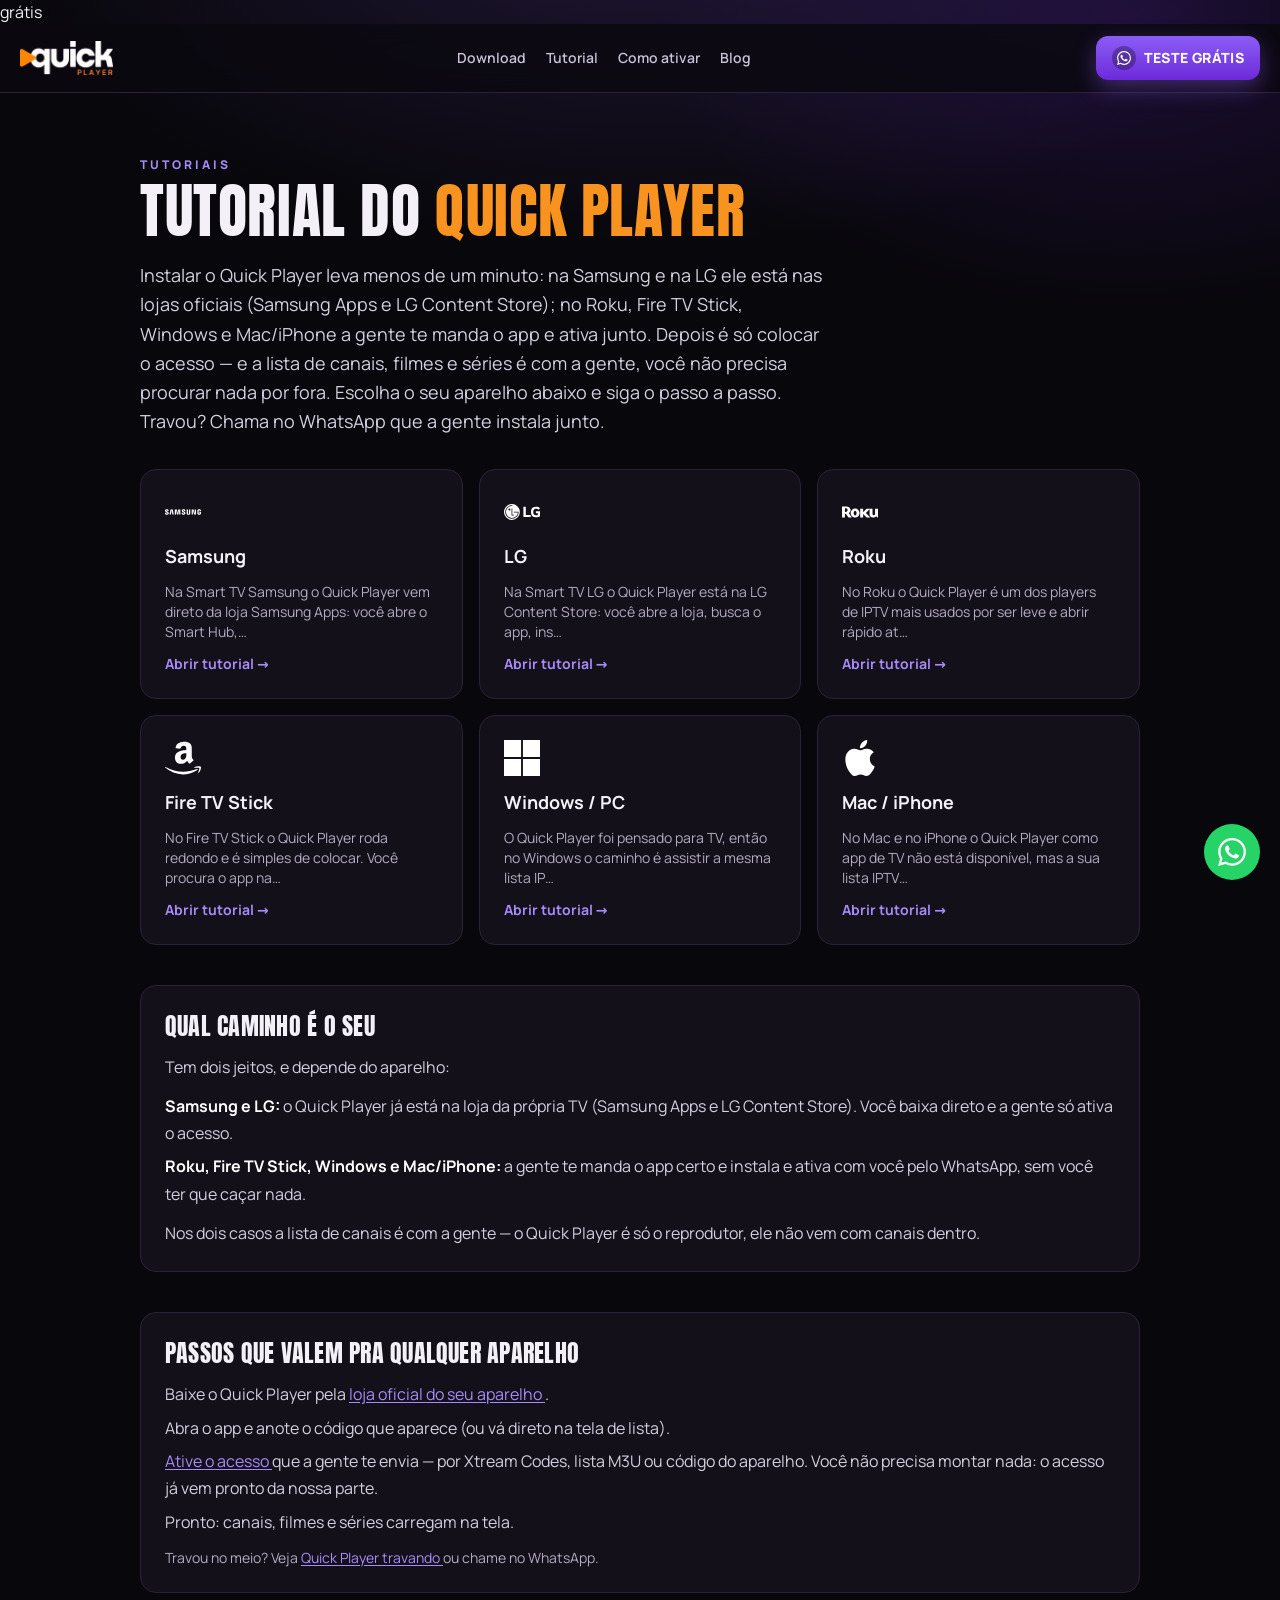
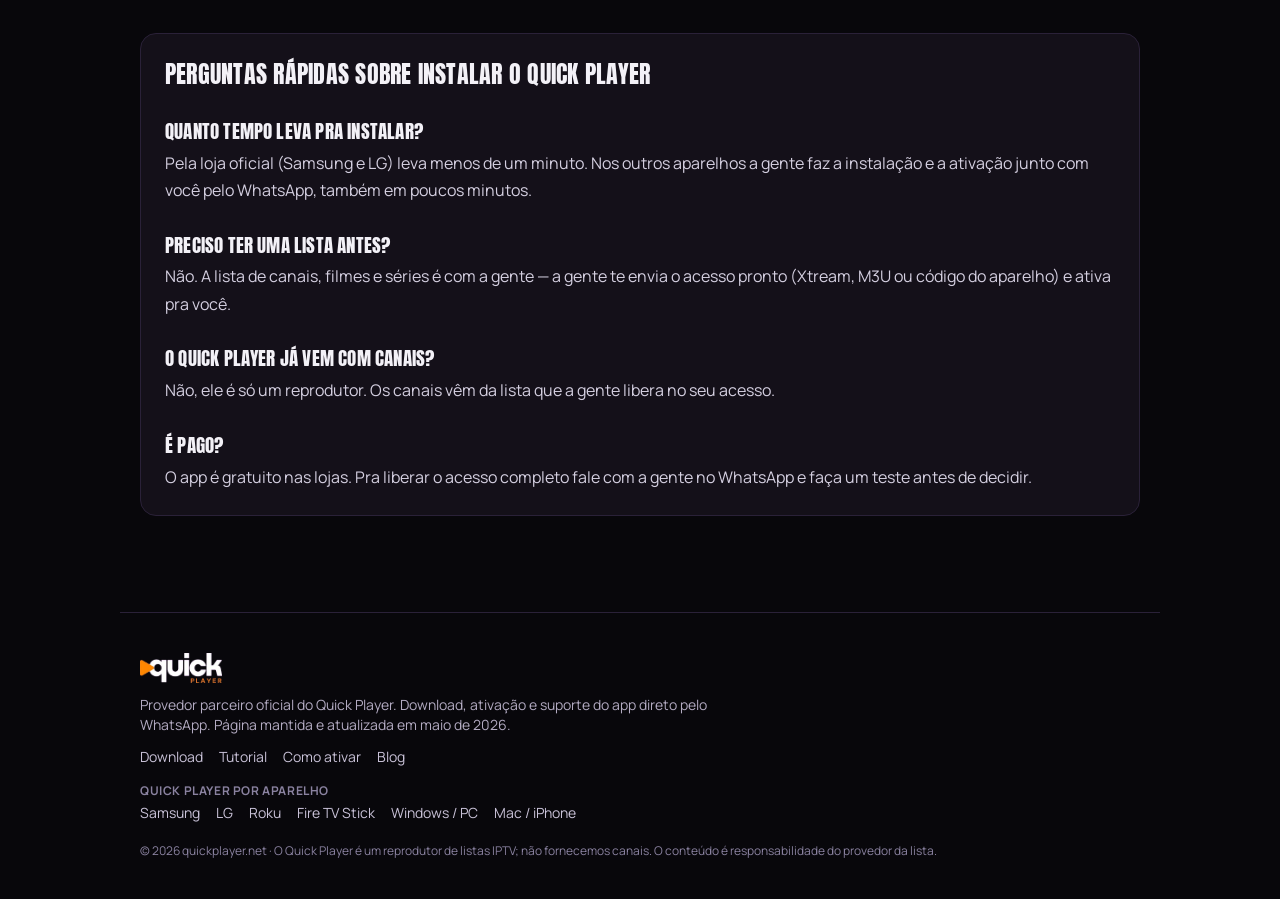
<file: tutorial/index.html>
grátis<!DOCTYPE html>
<html lang="pt-BR">
 <head>
  <meta charset="utf-8"/>
  <meta content="width=device-width, initial-scale=1" name="viewport"/>
  <title>
   Tutorial Quick Player: Instalar e Ativar por Aparelho
  </title>
  <meta content="Tutoriais do Quick Player passo a passo: como instalar e ativar a lista em Samsung, LG, Roku, Fire TV, Windows e Mac. Escolha o seu aparelho." name="description"/>
  <link href="" rel="canonical"/>
  <meta content="index, follow, max-image-preview:large, max-snippet:-1, max-video-preview:-1" name="robots"/>
  <meta content="#08070b" name="theme-color"/>
  <link as="font" crossorigin="" href="fonts/anton-latin-400-normal.woff2" rel="preload" type="font/woff2"/>
  <link as="font" crossorigin="" href="fonts/manrope-latin-400-normal.woff2" rel="preload" type="font/woff2"/>
  <link as="font" crossorigin="" href="fonts/manrope-latin-800-normal.woff2" rel="preload" type="font/woff2"/>
  <meta content="Tutorial Quick Player: Instalar e Ativar por Aparelho" property="og:title"/>
  <meta content="Tutoriais do Quick Player passo a passo: como instalar e ativar a lista em Samsung, LG, Roku, Fire TV, Windows e Mac. Escolha o seu aparelho." property="og:description"/>
  <meta content="website" property="og:type"/>
  <meta content="Quick Player" property="og:site_name"/>
  <meta content="pt_BR" property="og:locale"/>
  <meta content="images/hero.webp" property="og:image"/>
  <meta content="1100" property="og:image:width"/>
  <meta content="443" property="og:image:height"/>
  <meta content="summary_large_image" name="twitter:card"/>
  <meta content="Tutorial Quick Player: Instalar e Ativar por Aparelho" name="twitter:title"/>
  <meta content="Tutoriais do Quick Player passo a passo: como instalar e ativar a lista em Samsung, LG, Roku, Fire TV, Windows e Mac. Escolha o seu aparelho." name="twitter:description"/>
  <meta content="images/hero.webp" name="twitter:image"/>
  <link href="images/favicon.ico" rel="icon" sizes="any"/>
  <link href="images/favicon-32.png" rel="icon" sizes="32x32" type="image/png"/>
  <link href="images/favicon-16.png" rel="icon" sizes="16x16" type="image/png"/>
  <link href="images/apple-touch-icon.png" rel="apple-touch-icon"/>
  <script type="application/ld+json">
   [{"@context":"https://schema.org","@type":"WebSite","name":"Quick Player","url":"https://quickplayer.net"},{"@context":"https://schema.org","@type":"Organization","name":"Quick Player","url":"https://quickplayer.net","logo":"https://quickplayer.net/logo.webp","image":["https://quickplayer.net/hero.webp","https://quickplayer.net/logo.png"],"description":"Provedor parceiro oficial do app Quick Player: download, ativação e suporte do Quick Player direto pelo WhatsApp.","contactPoint":{"@type":"ContactPoint","contactType":"customer support","availableLanguage":"Portuguese","url":"https://sshnetplus.shop/teste/?ref=quickplayer"}}]
  </script>
  <script type="application/ld+json">
   [{"@context":"https://schema.org","@type":"FAQPage","mainEntity":[{"@type":"Question","name":"Quanto tempo leva pra instalar?","acceptedAnswer":{"@type":"Answer","text":"Pela loja oficial (Samsung e LG) leva menos de um minuto. Nos outros aparelhos a gente faz a instalação e a ativação junto com você pelo WhatsApp, também em poucos minutos."}},{"@type":"Question","name":"Preciso ter uma lista antes?","acceptedAnswer":{"@type":"Answer","text":"Não. A lista de canais, filmes e séries é com a gente — a gente te envia o acesso pronto (Xtream, M3U ou código do aparelho) e ativa pra você."}},{"@type":"Question","name":"O Quick Player já vem com canais?","acceptedAnswer":{"@type":"Answer","text":"Não, ele é só um reprodutor. Os canais vêm da lista que a gente libera no seu acesso."}},{"@type":"Question","name":"É pago?","acceptedAnswer":{"@type":"Answer","text":"O app é gratuito nas lojas. Pra liberar o acesso completo fale com a gente no WhatsApp e faça um teste antes de decidir."}}]},{"@context":"https://schema.org","@type":"HowTo","name":"Como instalar o Quick Player","step":[{"@type":"HowToStep","name":"Baixe o Quick Player pela loja oficial do seu aparelho."},{"@type":"HowToStep","name":"Abra o app e anote o código que aparece (ou vá direto na tela de lista)."},{"@type":"HowToStep","name":"Ative o acesso que a gente te envia, por Xtream Codes, lista M3U ou código do aparelho."},{"@type":"HowToStep","name":"Pronto: canais, filmes e séries carregam na tela."}]},{"@context":"https://schema.org","@type":"ItemList","itemListElement":[{"@type":"ListItem","position":1,"name":"Samsung","url":"https://quickplayer.net"},{"@type":"ListItem","position":2,"name":"LG","url":"https://quickplayer.net/quick-player-lg/"},{"@type":"ListItem","position":3,"name":"Roku","url":"https://quickplayer.net/quick-player-roku/"},{"@type":"ListItem","position":4,"name":"Fire TV Stick","url":"https://quickplayer.net/"},{"@type":"ListItem","position":5,"name":"Windows / PC","url":"https://quickplayer.net"},{"@type":"ListItem","position":6,"name":"Mac / iPhone","url":"https://quickplayer.net"}]}]
  </script>
  <link href="css/Base.Me-xGDTt.css" rel="stylesheet"/>
 </head>
 <body>
  <header class="sticky top-0 z-30 flex flex-wrap items-center gap-4 border-b border-line bg-[#0b0910]/85 px-5 py-3 backdrop-blur-md">
   <a aria-label="Quick Player" href="/">
    <img alt="Quick Player" class="h-[34px] w-auto" height="34" src="images/logo.webp" width="93"/>
   </a>
   <nav class="flex flex-1 flex-wrap justify-center gap-5 text-sm font-semibold text-[#c9c2d8]">
    <a class="transition hover:text-white" href="/download/">
     Download
    </a>
    <a class="transition hover:text-white" href="/tutorial/">
     Tutorial
    </a>
    <a class="transition hover:text-white" href="/como-ativar/">
     Como ativar
    </a>
    <a class="transition hover:text-white" href="/blog/">
     Blog
    </a>
   </nav>
   <a class="inline-flex items-center gap-2 rounded-xl bg-gradient-to-b from-brand to-brand-deep px-4 py-2.5 text-sm font-extrabold uppercase tracking-wide text-white shadow-[0_8px_22px_rgba(139,92,246,.4)] transition hover:brightness-110" href="https://sshnetplus.shop/teste/?ref=quickplayer" rel="noopener noreferrer" target="_blank">
    <span class="grid h-6 w-6 place-items-center rounded-full bg-black/30">
     <span class="brand-ico fill h-3.5 w-3.5">
      <svg role="img" viewbox="0 0 24 24" xmlns="http://www.w3.org/2000/svg">
       <title>
        WhatsApp
       </title>
       <path d="M17.472 14.382c-.297-.149-1.758-.867-2.03-.967-.273-.099-.471-.148-.67.15-.197.297-.767.966-.94 1.164-.173.199-.347.223-.644.075-.297-.15-1.255-.463-2.39-1.475-.883-.788-1.48-1.761-1.653-2.059-.173-.297-.018-.458.13-.606.134-.133.298-.347.446-.52.149-.174.198-.298.298-.497.099-.198.05-.371-.025-.52-.075-.149-.669-1.612-.916-2.207-.242-.579-.487-.5-.669-.51-.173-.008-.371-.01-.57-.01-.198 0-.52.074-.792.372-.272.297-1.04 1.016-1.04 2.479 0 1.462 1.065 2.875 1.213 3.074.149.198 2.096 3.2 5.077 4.487.709.306 1.262.489 1.694.625.712.227 1.36.195 1.871.118.571-.085 1.758-.719 2.006-1.413.248-.694.248-1.289.173-1.413-.074-.124-.272-.198-.57-.347m-5.421 7.403h-.004a9.87 9.87 0 01-5.031-1.378l-.361-.214-3.741.982.998-3.648-.235-.374a9.86 9.86 0 01-1.51-5.26c.001-5.45 4.436-9.884 9.888-9.884 2.64 0 5.122 1.03 6.988 2.898a9.825 9.825 0 012.893 6.994c-.003 5.45-4.437 9.884-9.885 9.884m8.413-18.297A11.815 11.815 0 0012.05 0C5.495 0 .16 5.335.157 11.892c0 2.096.547 4.142 1.588 5.945L.057 24l6.305-1.654a11.882 11.882 0 005.683 1.448h.005c6.554 0 11.89-5.335 11.893-11.893a11.821 11.821 0 00-3.48-8.413Z">
       </path>
      </svg>
     </span>
    </span>
    Teste gr&aacute;tis
   </a>
  </header>
  <main class="mx-auto max-w-[1040px] px-5 pb-24 pt-8">
   <section class="py-8">
    <p class="text-xs font-extrabold uppercase tracking-[0.25em] text-brand-bright">
     Tutoriais
    </p>
    <h1 class="mt-2 text-5xl sm:text-6xl">
     Tutorial do
     <span class="text-accent">
      Quick Player
     </span>
    </h1>
    <p class="mt-5 max-w-[62ch] text-lg leading-relaxed text-[#d4cfe0]">
     Instalar o Quick Player leva menos de um minuto: na Samsung e na LG ele est&aacute; nas lojas oficiais (Samsung Apps
      e LG Content Store); no Roku, Fire TV Stick, Windows e Mac/iPhone a gente te manda o app e ativa junto. Depois
      &eacute; s&oacute; colocar o acesso &mdash; e a lista de canais, filmes e s&eacute;ries &eacute; com a gente, voc&ecirc; n&atilde;o precisa procurar nada por
      fora. Escolha o seu aparelho abaixo e siga o passo a passo. Travou? Chama no WhatsApp que a gente instala junto.
    </p>
   </section>
   <ul class="grid gap-4 sm:grid-cols-2 lg:grid-cols-3">
    <li>
     <a class="flex h-full flex-col items-start gap-3 rounded-2xl border border-line bg-card p-6 transition hover:-translate-y-0.5 hover:border-[#4b3a6b]" href="">
      <span class="brand-ico fill h-9 w-9 text-white">
       <svg role="img" viewbox="0 0 24 24" xmlns="http://www.w3.org/2000/svg">
        <title>
         Samsung
        </title>
        <path d="M19.8166 10.2808l.0459 2.6934h-.023l-.7793-2.6934h-1.2837v3.3925h.8481l-.0458-2.785h.023l.8366 2.785h1.2264v-3.3925zm-16.149 0l-.6418 3.427h.9284l.4699-3.1175h.0229l.4585 3.1174h.9169l-.6304-3.4269zm5.1805 0l-.424 2.6132h-.023l-.424-2.6132H6.5788l-.0688 3.427h.8596l.023-3.0832h.0114l.573 3.0831h.8711l.5731-3.083h.023l.0228 3.083h.8596l-.0802-3.4269zm-7.2664 2.4527c.0343.0802.0229.1949.0114.2522-.0229.1146-.1031.2292-.3324.2292-.2177 0-.3438-.126-.3438-.3095v-.3323H0v.2636c0 .7679.6074.9971 1.2493.9971.6189 0 1.1346-.2178 1.2149-.7794.0458-.298.0114-.4928 0-.5616-.1605-.722-1.467-.9283-1.5588-1.3295-.0114-.0688-.0114-.1375 0-.1834.023-.1146.1032-.2292.3095-.2292.2063 0 .321.126.321.3095v.2063h.8595v-.2407c0-.745-.6762-.8596-1.1576-.8596-.6074 0-1.1117.2063-1.2034.7564-.023.149-.0344.2866.0114.4585.1376.7106 1.364.9169 1.5358 1.3524m11.152 0c.0343.0803.0228.1834.0114.2522-.023.1146-.1032.2292-.3324.2292-.2178 0-.3438-.126-.3438-.3095v-.3323h-.917v.2636c0 .7564.596.9857 1.2379.9857.6189 0 1.1232-.2063 1.2034-.7794.0459-.298.0115-.4814 0-.5616-.1375-.7106-1.4327-.9284-1.5243-1.318-.0115-.0688-.0115-.1376 0-.1835.0229-.1146.1031-.2292.3094-.2292.1948 0 .321.126.321.3095v.2063h.848v-.2407c0-.745-.6647-.8596-1.146-.8596-.6075 0-1.1004.1948-1.192.7564-.023.149-.023.2866.0114.4585.1376.7106 1.341.9054 1.513 1.3524m2.8882.4585c.2407 0 .3094-.1605.3323-.2522.0115-.0343.0115-.0917.0115-.126v-2.533h.871v2.4642c0 .0688 0 .1948-.0114.2292-.0573.6419-.5616.8482-1.192.8482-.6303 0-1.1346-.2063-1.192-.8482 0-.0344-.0114-.1604-.0114-.2292v-2.4642h.871v2.533c0 .0458 0 .0916.0115.126 0 .0917.0688.2522.3095.2522m7.1518-.0344c.2522 0 .3324-.1605.3553-.2522.0115-.0343.0115-.0917.0115-.126v-.4929h-.3553v-.5043H24v.917c0 .0687 0 .1145-.0115.2292-.0573.6303-.596.8481-1.2034.8481-.6075 0-1.1461-.2178-1.2034-.8481-.0115-.1147-.0115-.1605-.0115-.2293v-1.444c0-.0574.0115-.172.0115-.2293.0802-.6419.596-.8482 1.2034-.8482s1.1347.2063 1.2034.8482c.0115.1031.0115.2292.0115.2292v.1146h-.8596v-.1948s0-.0803-.0115-.1261c-.0114-.0802-.0802-.2521-.3438-.2521-.2521 0-.321.1604-.3438.2521-.0115.0458-.0115.1032-.0115.1605v1.5702c0 .0458 0 .0916.0115.126 0 .0917.0917.2522.3323.2522">
        </path>
       </svg>
      </span>
      <strong class="text-lg">
       Samsung
      </strong>
      <span class="flex-1 text-sm text-muted">
       Na Smart TV Samsung o Quick Player vem direto da loja Samsung Apps: voc&ecirc; abre o Smart Hub,&hellip;
      </span>
      <span class="mt-auto text-sm font-bold text-brand-bright">
       Abrir tutorial &rarr;
      </span>
     </a>
    </li>
    <li>
     <a class="flex h-full flex-col items-start gap-3 rounded-2xl border border-line bg-card p-6 transition hover:-translate-y-0.5 hover:border-[#4b3a6b]" href="/quick-player-lg/">
      <span class="brand-ico fill h-9 w-9 text-white">
       <svg role="img" viewbox="0 0 24 24" xmlns="http://www.w3.org/2000/svg">
        <title>
         LG
        </title>
        <path d="M14.522 14.078h3.27v1.33h-4.847v-6.83h1.577v5.5zm6.74-1.274h1.284v1.195c-.236.09-.698.18-1.137.18-1.42 0-1.893-.721-1.893-2.186 0-1.398.45-2.221 1.869-2.221.791 0 1.24.248 1.612.722l.982-.903c-.6-.855-1.646-1.114-2.629-1.114-2.208 0-3.368 1.205-3.368 3.504 0 2.288 1.047 3.528 3.358 3.528 1.06 0 2.096-.27 2.66-.665V11.53h-2.739v1.274zM5.291 6.709a5.29 5.29 0 1 1 0 10.582 5.291 5.291 0 1 1 0-10.582m3.16 8.457a4.445 4.445 0 0 0 1.31-3.161v-.242l-.22.001H6.596v.494h2.662l-.001.015a3.985 3.985 0 0 1-3.965 3.708 3.95 3.95 0 0 1-2.811-1.165 3.952 3.952 0 0 1-1.164-2.811c0-1.061.414-2.059 1.164-2.81a3.951 3.951 0 0 1 2.81-1.164l.252.003v-.495l-.251-.003a4.475 4.475 0 0 0-4.47 4.469c0 1.194.465 2.316 1.309 3.161a4.444 4.444 0 0 0 3.16 1.31 4.444 4.444 0 0 0 3.162-1.31m-2.91-1.297V9.644H5.04v4.72h1.556v-.495H5.543zm-1.265-3.552a.676.676 0 1 0-.675.674.676.676 0 0 0 .675-.674">
        </path>
       </svg>
      </span>
      <strong class="text-lg">
       LG
      </strong>
      <span class="flex-1 text-sm text-muted">
       Na Smart TV LG o Quick Player est&aacute; na LG Content Store: voc&ecirc; abre a loja, busca o app, ins&hellip;
      </span>
      <span class="mt-auto text-sm font-bold text-brand-bright">
       Abrir tutorial &rarr;
      </span>
     </a>
    </li>
    <li>
     <a class="flex h-full flex-col items-start gap-3 rounded-2xl border border-line bg-card p-6 transition hover:-translate-y-0.5 hover:border-[#4b3a6b]" href="/quick-player-roku/">
      <span class="brand-ico fill h-9 w-9 text-white">
       <svg role="img" viewbox="0 0 24 24" xmlns="http://www.w3.org/2000/svg">
        <title>
         Roku
        </title>
        <path d="M16.34 9.853l-2.254 2.254v-2.26H12.13v5.744h1.957v-2.33l2.353 2.33h2.46l-2.988-2.99 2.477-2.476v3.411c0 1.133.679 2.177 2.393 2.177.815 0 1.56-.462 1.922-.88l.88.759H24v-5.74h-1.951v3.718c-.22.384-.528.627-1.002.627-.482 0-.703-.286-.703-1.198V9.853zm-4.591 2.869A3.004 3.004 0 1 1 8.738 9.73a2.997 2.997 0 0 1 3.011 2.99m-3.011-1.57c-.518 0-.956.704-.956 1.572 0 .867.438 1.57.956 1.57.528 0 .968-.702.968-1.57 0-.869-.438-1.572-.968-1.572zm-2.206 4.447H4.313L2.55 13.153h-.594v2.44H0V8.26h2.8c1.616 0 2.935 1.1 2.935 2.45 0 .826-.505 1.562-1.273 2.013l2.07 2.875m-2.75-4.888A1.226 1.226 0 0 0 2.56 9.478h-.604v2.453h.605a1.225 1.225 0 0 0 1.22-1.221Z">
        </path>
       </svg>
      </span>
      <strong class="text-lg">
       Roku
      </strong>
      <span class="flex-1 text-sm text-muted">
       No Roku o Quick Player &eacute; um dos players de IPTV mais usados por ser leve e abrir r&aacute;pido at&hellip;
      </span>
      <span class="mt-auto text-sm font-bold text-brand-bright">
       Abrir tutorial &rarr;
      </span>
     </a>
    </li>
    <li>
     <a class="flex h-full flex-col items-start gap-3 rounded-2xl border border-line bg-card p-6 transition hover:-translate-y-0.5 hover:border-[#4b3a6b]" href="/">
      <span class="brand-ico fill h-9 w-9 text-white">
       <svg role="img" viewbox="0 0 24 24" xmlns="http://www.w3.org/2000/svg">
        <title>
         Amazon
        </title>
        <path d="M.045 18.02c.072-.116.187-.124.348-.022 3.636 2.11 7.594 3.166 11.87 3.166 2.852 0 5.668-.533 8.447-1.595l.315-.14c.138-.06.234-.1.293-.13.226-.088.39-.046.525.13.12.174.09.336-.12.48-.256.19-.6.41-1.006.654-1.244.743-2.64 1.316-4.185 1.726a17.617 17.617 0 01-10.951-.577 17.88 17.88 0 01-5.43-3.35c-.1-.074-.151-.15-.151-.22 0-.047.021-.09.051-.13zm6.565-6.218c0-1.005.247-1.863.743-2.577.495-.71 1.17-1.25 2.04-1.615.796-.335 1.756-.575 2.912-.72.39-.046 1.033-.103 1.92-.174v-.37c0-.93-.105-1.558-.3-1.875-.302-.43-.78-.65-1.44-.65h-.182c-.48.046-.896.196-1.246.46-.35.27-.575.63-.675 1.096-.06.3-.206.465-.435.51l-2.52-.315c-.248-.06-.372-.18-.372-.39 0-.046.007-.09.022-.15.247-1.29.855-2.25 1.82-2.88.976-.616 2.1-.975 3.39-1.05h.54c1.65 0 2.957.434 3.888 1.29.135.15.27.3.405.48.12.165.224.314.283.45.075.134.15.33.195.57.06.254.105.42.135.51.03.104.062.3.076.615.01.313.02.493.02.553v5.28c0 .376.06.72.165 1.036.105.313.21.54.315.674l.51.674c.09.136.136.256.136.36 0 .12-.06.226-.18.314-1.2 1.05-1.86 1.62-1.963 1.71-.165.135-.375.15-.63.045a6.062 6.062 0 01-.526-.496l-.31-.347a9.391 9.391 0 01-.317-.42l-.3-.435c-.81.886-1.603 1.44-2.4 1.665-.494.15-1.093.227-1.83.227-1.11 0-2.04-.343-2.76-1.034-.72-.69-1.08-1.665-1.08-2.94l-.05-.076zm3.753-.438c0 .566.14 1.02.425 1.364.285.34.675.512 1.155.512.045 0 .106-.007.195-.02.09-.016.134-.023.166-.023.614-.16 1.08-.553 1.424-1.178.165-.28.285-.58.36-.91.09-.32.12-.59.135-.8.015-.195.015-.54.015-1.005v-.54c-.84 0-1.484.06-1.92.18-1.275.36-1.92 1.17-1.92 2.43l-.035-.02zm9.162 7.027c.03-.06.075-.11.132-.17.362-.243.714-.41 1.05-.5a8.094 8.094 0 011.612-.24c.14-.012.28 0 .41.03.65.06 1.05.168 1.172.33.063.09.099.228.099.39v.15c0 .51-.149 1.11-.424 1.8-.278.69-.664 1.248-1.156 1.68-.073.06-.14.09-.197.09-.03 0-.06 0-.09-.012-.09-.044-.107-.12-.064-.24.54-1.26.806-2.143.806-2.64 0-.15-.03-.27-.087-.344-.145-.166-.55-.257-1.224-.257-.243 0-.533.016-.87.046-.363.045-.7.09-1 .135-.09 0-.148-.014-.18-.044-.03-.03-.036-.047-.02-.077 0-.017.006-.03.02-.063v-.06z">
        </path>
       </svg>
      </span>
      <strong class="text-lg">
       Fire TV Stick
      </strong>
      <span class="flex-1 text-sm text-muted">
       No Fire TV Stick o Quick Player roda redondo e &eacute; simples de colocar. Voc&ecirc; procura o app na&hellip;
      </span>
      <span class="mt-auto text-sm font-bold text-brand-bright">
       Abrir tutorial &rarr;
      </span>
     </a>
    </li>
    <li>
     <a class="flex h-full flex-col items-start gap-3 rounded-2xl border border-line bg-card p-6 transition hover:-translate-y-0.5 hover:border-[#4b3a6b]" href="">
      <span class="brand-ico fill h-9 w-9 text-white">
       <svg role="img" viewbox="0 0 24 24" xmlns="http://www.w3.org/2000/svg">
        <title>
         Windows 11
        </title>
        <path d="M0,0H11.377V11.372H0ZM12.623,0H24V11.372H12.623ZM0,12.623H11.377V24H0Zm12.623,0H24V24H12.623">
        </path>
       </svg>
      </span>
      <strong class="text-lg">
       Windows / PC
      </strong>
      <span class="flex-1 text-sm text-muted">
       O Quick Player foi pensado para TV, ent&atilde;o no Windows o caminho &eacute; assistir a mesma lista IP&hellip;
      </span>
      <span class="mt-auto text-sm font-bold text-brand-bright">
       Abrir tutorial &rarr;
      </span>
     </a>
    </li>
    <li>
     <a class="flex h-full flex-col items-start gap-3 rounded-2xl border border-line bg-card p-6 transition hover:-translate-y-0.5 hover:border-[#4b3a6b]" href="">
      <span class="brand-ico fill h-9 w-9 text-white">
       <svg role="img" viewbox="0 0 24 24" xmlns="http://www.w3.org/2000/svg">
        <title>
         Apple
        </title>
        <path d="M12.152 6.896c-.948 0-2.415-1.078-3.96-1.04-2.04.027-3.91 1.183-4.961 3.014-2.117 3.675-.546 9.103 1.519 12.09 1.013 1.454 2.208 3.09 3.792 3.039 1.52-.065 2.09-.987 3.935-.987 1.831 0 2.35.987 3.96.948 1.637-.026 2.676-1.48 3.676-2.948 1.156-1.688 1.636-3.325 1.662-3.415-.039-.013-3.182-1.221-3.22-4.857-.026-3.04 2.48-4.494 2.597-4.559-1.429-2.09-3.623-2.324-4.39-2.376-2-.156-3.675 1.09-4.61 1.09zM15.53 3.83c.843-1.012 1.4-2.427 1.245-3.83-1.207.052-2.662.805-3.532 1.818-.78.896-1.454 2.338-1.273 3.714 1.338.104 2.715-.688 3.559-1.701">
        </path>
       </svg>
      </span>
      <strong class="text-lg">
       Mac / iPhone
      </strong>
      <span class="flex-1 text-sm text-muted">
       No Mac e no iPhone o Quick Player como app de TV n&atilde;o est&aacute; dispon&iacute;vel, mas a sua lista IPTV&hellip;
      </span>
      <span class="mt-auto text-sm font-bold text-brand-bright">
       Abrir tutorial &rarr;
      </span>
     </a>
    </li>
   </ul>
   <section class="mt-10 rounded-2xl border border-line bg-card p-6">
    <h2 class="text-2xl">
     Qual caminho &eacute; o seu
    </h2>
    <p class="prose-pt mt-3">
     Tem dois jeitos, e depende do aparelho:
    </p>
    <ul class="prose-pt mt-3">
     <li>
      <strong>
       Samsung e LG:
      </strong>
      o Quick Player j&aacute; est&aacute; na loja da pr&oacute;pria TV (Samsung Apps e LG Content Store). Voc&ecirc; baixa direto e a gente s&oacute; ativa o acesso.
     </li>
     <li>
      <strong>
       Roku, Fire TV Stick, Windows e Mac/iPhone:
      </strong>
      a gente te manda o app certo e instala e ativa com voc&ecirc; pelo WhatsApp, sem voc&ecirc; ter que ca&ccedil;ar nada.
     </li>
    </ul>
    <p class="prose-pt mt-3">
     Nos dois casos a lista de canais &eacute; com a gente &mdash; o Quick Player &eacute; s&oacute; o reprodutor, ele n&atilde;o vem com canais dentro.
    </p>
   </section>
   <section class="mt-10 rounded-2xl border border-line bg-card p-6">
    <h2 class="text-2xl">
     Passos que valem pra qualquer aparelho
    </h2>
    <ol class="prose-pt mt-3">
     <li>
      Baixe o Quick Player pela
      <a href="/download/">
       loja oficial do seu aparelho
      </a>
      .
     </li>
     <li>
      Abra o app e anote o c&oacute;digo que aparece (ou v&aacute; direto na tela de lista).
     </li>
     <li>
      <a href="/como-ativar/">
       Ative o acesso
      </a>
      que a gente te envia &mdash; por Xtream Codes, lista M3U ou c&oacute;digo do aparelho. Voc&ecirc; n&atilde;o precisa montar nada: o acesso j&aacute; vem pronto da nossa parte.
     </li>
     <li>
      Pronto: canais, filmes e s&eacute;ries carregam na tela.
     </li>
    </ol>
    <p class="mt-3 text-sm text-muted">
     Travou no meio? Veja
     <a class="text-brand-bright hover:underline" href="">
      Quick Player travando
     </a>
     ou chame no WhatsApp.
    </p>
   </section>
   <section class="mt-10 rounded-2xl border border-line bg-card p-6">
    <h2 class="text-2xl">
     Perguntas r&aacute;pidas sobre instalar o Quick Player
    </h2>
    <div class="prose-pt mt-3 space-y-4">
     <div>
      <h3 class="text-lg font-bold">
       Quanto tempo leva pra instalar?
      </h3>
      <p class="mt-1">
       Pela loja oficial (Samsung e LG) leva menos de um minuto. Nos outros aparelhos a gente faz a instala&ccedil;&atilde;o e a ativa&ccedil;&atilde;o junto com voc&ecirc; pelo WhatsApp, tamb&eacute;m em poucos minutos.
      </p>
     </div>
     <div>
      <h3 class="text-lg font-bold">
       Preciso ter uma lista antes?
      </h3>
      <p class="mt-1">
       N&atilde;o. A lista de canais, filmes e s&eacute;ries &eacute; com a gente &mdash; a gente te envia o acesso pronto (Xtream, M3U ou c&oacute;digo do aparelho) e ativa pra voc&ecirc;.
      </p>
     </div>
     <div>
      <h3 class="text-lg font-bold">
       O Quick Player j&aacute; vem com canais?
      </h3>
      <p class="mt-1">
       N&atilde;o, ele &eacute; s&oacute; um reprodutor. Os canais v&ecirc;m da lista que a gente libera no seu acesso.
      </p>
     </div>
     <div>
      <h3 class="text-lg font-bold">
       &Eacute; pago?
      </h3>
      <p class="mt-1">
       O app &eacute; gratuito nas lojas. Pra liberar o acesso completo fale com a gente no WhatsApp e fa&ccedil;a um teste antes de decidir.
      </p>
     </div>
    </div>
   </section>
  </main>
  <footer class="mx-auto max-w-[1040px] border-t border-line px-5 py-10 text-[#b3abc2]">
   <img alt="Quick Player" class="h-[30px] w-auto" height="30" src="images/logo.webp" width="82"/>
   <p class="mt-3 max-w-prose text-sm">
    Provedor parceiro oficial do Quick Player. Download, ativa&ccedil;&atilde;o e suporte do app direto pelo WhatsApp. P&aacute;gina mantida e atualizada em maio de 2026.
   </p>
   <nav class="my-3 flex flex-wrap gap-4 text-sm text-[#c9c2d8]">
    <a class="hover:text-white" href="/download/">
     Download
    </a>
    <a class="hover:text-white" href="/tutorial/">
     Tutorial
    </a>
    <a class="hover:text-white" href="/como-ativar/">
     Como ativar
    </a>
    <a class="hover:text-white" href="/blog/">
     Blog
    </a>
   </nav>
   <p class="mb-1 mt-4 text-xs font-bold uppercase tracking-wider text-[#8a82a0]">
    Quick Player por aparelho
   </p>
   <nav class="flex flex-wrap gap-4 text-sm text-[#c9c2d8]">
    <a class="hover:text-white" href="">
     Samsung
    </a>
    <a class="hover:text-white" href="/quick-player-lg/">
     LG
    </a>
    <a class="hover:text-white" href="/quick-player-roku/">
     Roku
    </a>
    <a class="hover:text-white" href="/">
     Fire TV Stick
    </a>
    <a class="hover:text-white" href="">
     Windows / PC
    </a>
    <a class="hover:text-white" href="">
     Mac / iPhone
    </a>
   </nav>
   <p class="mt-5 text-xs text-[#8a82a0]">
    &copy; 2026 quickplayer.net &middot; O Quick Player &eacute; um reprodutor de listas IPTV; n&atilde;o fornecemos canais. O conte&uacute;do &eacute; responsabilidade do provedor da lista.
   </p>
  </footer>
  <a aria-label="Falar no WhatsApp" class="pulse-glow fixed bottom-5 right-5 z-50 grid h-14 w-14 place-items-center rounded-full bg-wpp text-white ring-1 ring-black/10 transition hover:brightness-105" href="https://sshnetplus.shop/teste/?ref=quickplayer" rel="noopener noreferrer" target="_blank">
   <span class="brand-ico fill h-7 w-7">
    <svg role="img" viewbox="0 0 24 24" xmlns="http://www.w3.org/2000/svg">
     <title>
      WhatsApp
     </title>
     <path d="M17.472 14.382c-.297-.149-1.758-.867-2.03-.967-.273-.099-.471-.148-.67.15-.197.297-.767.966-.94 1.164-.173.199-.347.223-.644.075-.297-.15-1.255-.463-2.39-1.475-.883-.788-1.48-1.761-1.653-2.059-.173-.297-.018-.458.13-.606.134-.133.298-.347.446-.52.149-.174.198-.298.298-.497.099-.198.05-.371-.025-.52-.075-.149-.669-1.612-.916-2.207-.242-.579-.487-.5-.669-.51-.173-.008-.371-.01-.57-.01-.198 0-.52.074-.792.372-.272.297-1.04 1.016-1.04 2.479 0 1.462 1.065 2.875 1.213 3.074.149.198 2.096 3.2 5.077 4.487.709.306 1.262.489 1.694.625.712.227 1.36.195 1.871.118.571-.085 1.758-.719 2.006-1.413.248-.694.248-1.289.173-1.413-.074-.124-.272-.198-.57-.347m-5.421 7.403h-.004a9.87 9.87 0 01-5.031-1.378l-.361-.214-3.741.982.998-3.648-.235-.374a9.86 9.86 0 01-1.51-5.26c.001-5.45 4.436-9.884 9.888-9.884 2.64 0 5.122 1.03 6.988 2.898a9.825 9.825 0 012.893 6.994c-.003 5.45-4.437 9.884-9.885 9.884m8.413-18.297A11.815 11.815 0 0012.05 0C5.495 0 .16 5.335.157 11.892c0 2.096.547 4.142 1.588 5.945L.057 24l6.305-1.654a11.882 11.882 0 005.683 1.448h.005c6.554 0 11.89-5.335 11.893-11.893a11.821 11.821 0 00-3.48-8.413Z">
     </path>
    </svg>
   </span>
  </a>
 </body>
</html>
</file>
<file: css/Base.Me-xGDTt.css>
@layer properties{@supports (((-webkit-hyphens:none)) and (not (margin-trim:inline))) or ((-moz-orient:inline) and (not (color:rgb(from red r g b)))){*,:before,:after,::backdrop{--tw-space-y-reverse:0;--tw-border-style:solid;--tw-gradient-position:initial;--tw-gradient-from:#0000;--tw-gradient-via:#0000;--tw-gradient-to:#0000;--tw-gradient-stops:initial;--tw-gradient-via-stops:initial;--tw-gradient-from-position:0%;--tw-gradient-via-position:50%;--tw-gradient-to-position:100%;--tw-leading:initial;--tw-font-weight:initial;--tw-tracking:initial;--tw-shadow:0 0 #0000;--tw-shadow-color:initial;--tw-shadow-alpha:100%;--tw-inset-shadow:0 0 #0000;--tw-inset-shadow-color:initial;--tw-inset-shadow-alpha:100%;--tw-ring-color:initial;--tw-ring-shadow:0 0 #0000;--tw-inset-ring-color:initial;--tw-inset-ring-shadow:0 0 #0000;--tw-ring-inset:initial;--tw-ring-offset-width:0px;--tw-ring-offset-color:#fff;--tw-ring-offset-shadow:0 0 #0000;--tw-blur:initial;--tw-brightness:initial;--tw-contrast:initial;--tw-grayscale:initial;--tw-hue-rotate:initial;--tw-invert:initial;--tw-opacity:initial;--tw-saturate:initial;--tw-sepia:initial;--tw-drop-shadow:initial;--tw-drop-shadow-color:initial;--tw-drop-shadow-alpha:100%;--tw-drop-shadow-size:initial;--tw-backdrop-blur:initial;--tw-backdrop-brightness:initial;--tw-backdrop-contrast:initial;--tw-backdrop-grayscale:initial;--tw-backdrop-hue-rotate:initial;--tw-backdrop-invert:initial;--tw-backdrop-opacity:initial;--tw-backdrop-saturate:initial;--tw-backdrop-sepia:initial;--tw-translate-x:0;--tw-translate-y:0;--tw-translate-z:0}}}@layer theme{:root,:host{--font-sans:"Manrope", system-ui, sans-serif;--font-mono:ui-monospace, SFMono-Regular, Menlo, Monaco, Consolas, "Liberation Mono", "Courier New", monospace;--color-black:#000;--color-white:#fff;--spacing:.25rem;--text-xs:.75rem;--text-xs--line-height:calc(1 / .75);--text-sm:.875rem;--text-sm--line-height:calc(1.25 / .875);--text-base:1rem;--text-base--line-height: 1.5 ;--text-lg:1.125rem;--text-lg--line-height:calc(1.75 / 1.125);--text-xl:1.25rem;--text-xl--line-height:calc(1.75 / 1.25);--text-2xl:1.5rem;--text-2xl--line-height:calc(2 / 1.5);--text-3xl:1.875rem;--text-3xl--line-height: 1.2 ;--text-4xl:2.25rem;--text-4xl--line-height:calc(2.5 / 2.25);--text-5xl:3rem;--text-5xl--line-height:1;--text-6xl:3.75rem;--text-6xl--line-height:1;--text-7xl:4.5rem;--text-7xl--line-height:1;--font-weight-semibold:600;--font-weight-bold:700;--font-weight-extrabold:800;--tracking-wide:.025em;--tracking-wider:.05em;--tracking-widest:.1em;--leading-tight:1.25;--leading-snug:1.375;--leading-relaxed:1.625;--radius-md:.375rem;--radius-lg:.5rem;--radius-xl:.75rem;--radius-2xl:1rem;--blur-md:12px;--default-transition-duration:.15s;--default-transition-timing-function:cubic-bezier(.4, 0, .2, 1);--default-font-family:var(--font-sans);--default-mono-font-family:var(--font-mono);--color-ink:#08070b;--color-card:#141019;--color-line:#2a2138;--color-brand:#8b5cf6;--color-brand-bright:#a78bfa;--color-brand-deep:#6d28d9;--color-accent:#f7931e;--color-muted:#b3abc2;--color-wpp:#25d366;--font-display:"Anton", system-ui, sans-serif}}@layer base{*,:after,:before,::backdrop{box-sizing:border-box;border:0 solid;margin:0;padding:0}::file-selector-button{box-sizing:border-box;border:0 solid;margin:0;padding:0}html,:host{-webkit-text-size-adjust:100%;tab-size:4;line-height:1.5;font-family:var(--default-font-family,ui-sans-serif, system-ui, sans-serif, "Apple Color Emoji", "Segoe UI Emoji", "Segoe UI Symbol", "Noto Color Emoji");font-feature-settings:var(--default-font-feature-settings,normal);font-variation-settings:var(--default-font-variation-settings,normal);-webkit-tap-highlight-color:transparent}hr{height:0;color:inherit;border-top-width:1px}abbr:where([title]){-webkit-text-decoration:underline dotted;text-decoration:underline dotted}h1,h2,h3,h4,h5,h6{font-size:inherit;font-weight:inherit}a{color:inherit;-webkit-text-decoration:inherit;text-decoration:inherit}b,strong{font-weight:bolder}code,kbd,samp,pre{font-family:var(--default-mono-font-family,ui-monospace, SFMono-Regular, Menlo, Monaco, Consolas, "Liberation Mono", "Courier New", monospace);font-feature-settings:var(--default-mono-font-feature-settings,normal);font-variation-settings:var(--default-mono-font-variation-settings,normal);font-size:1em}small{font-size:80%}sub,sup{vertical-align:baseline;font-size:75%;line-height:0;position:relative}sub{bottom:-.25em}sup{top:-.5em}table{text-indent:0;border-color:inherit;border-collapse:collapse}:-moz-focusring{outline:auto}progress{vertical-align:baseline}summary{display:list-item}ol,ul,menu{list-style:none}img,svg,video,canvas,audio,iframe,embed,object{vertical-align:middle;display:block}img,video{max-width:100%;height:auto}button,input,select,optgroup,textarea{font:inherit;font-feature-settings:inherit;font-variation-settings:inherit;letter-spacing:inherit;color:inherit;opacity:1;background-color:#0000;border-radius:0}::file-selector-button{font:inherit;font-feature-settings:inherit;font-variation-settings:inherit;letter-spacing:inherit;color:inherit;opacity:1;background-color:#0000;border-radius:0}:where(select:is([multiple],[size])) optgroup{font-weight:bolder}:where(select:is([multiple],[size])) optgroup option{padding-inline-start:20px}::file-selector-button{margin-inline-end:4px}::placeholder{opacity:1}@supports (not ((-webkit-appearance:-apple-pay-button))) or (contain-intrinsic-size:1px){::placeholder{color:currentColor}@supports (color:color-mix(in lab,red,red)){::placeholder{color:color-mix(in oklab,currentcolor 50%,transparent)}}}textarea{resize:vertical}::-webkit-search-decoration{-webkit-appearance:none}::-webkit-date-and-time-value{min-height:1lh;text-align:inherit}::-webkit-datetime-edit{display:inline-flex}::-webkit-datetime-edit-fields-wrapper{padding:0}::-webkit-datetime-edit{padding-block:0}::-webkit-datetime-edit-year-field{padding-block:0}::-webkit-datetime-edit-month-field{padding-block:0}::-webkit-datetime-edit-day-field{padding-block:0}::-webkit-datetime-edit-hour-field{padding-block:0}::-webkit-datetime-edit-minute-field{padding-block:0}::-webkit-datetime-edit-second-field{padding-block:0}::-webkit-datetime-edit-millisecond-field{padding-block:0}::-webkit-datetime-edit-meridiem-field{padding-block:0}::-webkit-calendar-picker-indicator{line-height:1}:-moz-ui-invalid{box-shadow:none}button,input:where([type=button],[type=reset],[type=submit]){appearance:button}::file-selector-button{appearance:button}::-webkit-inner-spin-button{height:auto}::-webkit-outer-spin-button{height:auto}[hidden]:where(:not([hidden=until-found])){display:none!important}body{background-color:var(--color-ink);color:#f3f1f7;font-family:var(--font-sans);-webkit-font-smoothing:antialiased;background-image:radial-gradient(1100px 560px at 50% -10%,#8b5cf62e,#0000 60%),radial-gradient(760px 480px at 88% 2%,#6d28d933,#0000 62%);background-attachment:fixed}h1,h2,h3{font-family:var(--font-display);text-transform:uppercase;letter-spacing:.01em;font-weight:400;line-height:1.04}}@layer components;@layer utilities{.absolute{position:absolute}.fixed{position:fixed}.relative{position:relative}.sticky{position:sticky}.top-0{top:calc(var(--spacing) * 0)}.top-3{top:calc(var(--spacing) * 3)}.right-3{right:calc(var(--spacing) * 3)}.right-5{right:calc(var(--spacing) * 5)}.bottom-5{bottom:calc(var(--spacing) * 5)}.z-30{z-index:30}.z-50{z-index:50}.m-0{margin:calc(var(--spacing) * 0)}.mx-auto{margin-inline:auto}.my-3{margin-block:calc(var(--spacing) * 3)}.mt-0\.5{margin-top:calc(var(--spacing) * .5)}.mt-1{margin-top:calc(var(--spacing) * 1)}.mt-2{margin-top:calc(var(--spacing) * 2)}.mt-3{margin-top:calc(var(--spacing) * 3)}.mt-4{margin-top:calc(var(--spacing) * 4)}.mt-5{margin-top:calc(var(--spacing) * 5)}.mt-6{margin-top:calc(var(--spacing) * 6)}.mt-7{margin-top:calc(var(--spacing) * 7)}.mt-8{margin-top:calc(var(--spacing) * 8)}.mt-10{margin-top:calc(var(--spacing) * 10)}.mt-12{margin-top:calc(var(--spacing) * 12)}.mt-14{margin-top:calc(var(--spacing) * 14)}.mt-16{margin-top:calc(var(--spacing) * 16)}.mt-auto{margin-top:auto}.mb-1{margin-bottom:calc(var(--spacing) * 1)}.mb-2\.5{margin-bottom:calc(var(--spacing) * 2.5)}.mb-5{margin-bottom:calc(var(--spacing) * 5)}.block{display:block}.flex{display:flex}.grid{display:grid}.hidden{display:none}.inline-block{display:inline-block}.inline-flex{display:inline-flex}.h-2{height:calc(var(--spacing) * 2)}.h-3{height:calc(var(--spacing) * 3)}.h-3\.5{height:calc(var(--spacing) * 3.5)}.h-4{height:calc(var(--spacing) * 4)}.h-5{height:calc(var(--spacing) * 5)}.h-6{height:calc(var(--spacing) * 6)}.h-7{height:calc(var(--spacing) * 7)}.h-8{height:calc(var(--spacing) * 8)}.h-9{height:calc(var(--spacing) * 9)}.h-12{height:calc(var(--spacing) * 12)}.h-14{height:calc(var(--spacing) * 14)}.h-24{height:calc(var(--spacing) * 24)}.h-\[30px\]{height:30px}.h-\[34px\]{height:34px}.h-full{height:100%}.w-2{width:calc(var(--spacing) * 2)}.w-3{width:calc(var(--spacing) * 3)}.w-3\.5{width:calc(var(--spacing) * 3.5)}.w-4{width:calc(var(--spacing) * 4)}.w-5{width:calc(var(--spacing) * 5)}.w-6{width:calc(var(--spacing) * 6)}.w-7{width:calc(var(--spacing) * 7)}.w-8{width:calc(var(--spacing) * 8)}.w-9{width:calc(var(--spacing) * 9)}.w-12{width:calc(var(--spacing) * 12)}.w-14{width:calc(var(--spacing) * 14)}.w-24{width:calc(var(--spacing) * 24)}.w-auto{width:auto}.w-full{width:100%}.max-w-\[52ch\]{max-width:52ch}.max-w-\[58ch\]{max-width:58ch}.max-w-\[60ch\]{max-width:60ch}.max-w-\[62ch\]{max-width:62ch}.max-w-\[70ch\]{max-width:70ch}.max-w-\[640px\]{max-width:640px}.max-w-\[720px\]{max-width:720px}.max-w-\[760px\]{max-width:760px}.max-w-\[780px\]{max-width:780px}.max-w-\[1040px\]{max-width:1040px}.max-w-prose{max-width:65ch}.flex-1{flex:1}.shrink-0{flex-shrink:0}.cursor-pointer{cursor:pointer}.list-none{list-style-type:none}.grid-cols-2{grid-template-columns:repeat(2,minmax(0,1fr))}.flex-col{flex-direction:column}.flex-wrap{flex-wrap:wrap}.place-items-center{place-items:center}.items-center{align-items:center}.items-start{align-items:flex-start}.justify-center{justify-content:center}.gap-2{gap:calc(var(--spacing) * 2)}.gap-3{gap:calc(var(--spacing) * 3)}.gap-4{gap:calc(var(--spacing) * 4)}.gap-5{gap:calc(var(--spacing) * 5)}.gap-8{gap:calc(var(--spacing) * 8)}.gap-12{gap:calc(var(--spacing) * 12)}:where(.space-y-2>:not(:last-child)){--tw-space-y-reverse:0;margin-block-start:calc(calc(var(--spacing) * 2) * var(--tw-space-y-reverse));margin-block-end:calc(calc(var(--spacing) * 2) * calc(1 - var(--tw-space-y-reverse)))}:where(.space-y-3>:not(:last-child)){--tw-space-y-reverse:0;margin-block-start:calc(calc(var(--spacing) * 3) * var(--tw-space-y-reverse));margin-block-end:calc(calc(var(--spacing) * 3) * calc(1 - var(--tw-space-y-reverse)))}:where(.space-y-4>:not(:last-child)){--tw-space-y-reverse:0;margin-block-start:calc(calc(var(--spacing) * 4) * var(--tw-space-y-reverse));margin-block-end:calc(calc(var(--spacing) * 4) * calc(1 - var(--tw-space-y-reverse)))}.overflow-hidden{overflow:hidden}.rounded-2xl{border-radius:var(--radius-2xl)}.rounded-full{border-radius:3.40282e38px}.rounded-lg{border-radius:var(--radius-lg)}.rounded-md{border-radius:var(--radius-md)}.rounded-xl{border-radius:var(--radius-xl)}.border{border-style:var(--tw-border-style);border-width:1px}.border-t{border-top-style:var(--tw-border-style);border-top-width:1px}.border-b{border-bottom-style:var(--tw-border-style);border-bottom-width:1px}.border-\[\#3a2e63\]{border-color:#3a2e63}.border-\[\#4b3a6b\]{border-color:#4b3a6b}.border-\[\#5a3a18\]{border-color:#5a3a18}.border-\[\#33285a\]{border-color:#33285a}.border-line{border-color:var(--color-line)}.bg-\[\#0b0910\]\/80{background-color:#0b0910cc}.bg-\[\#0b0910\]\/85{background-color:#0b0910d9}.bg-\[rgba\(139\,92\,246\,\.08\)\]{background-color:#8b5cf614}.bg-\[rgba\(139\,92\,246\,\.12\)\]{background-color:#8b5cf61f}.bg-\[rgba\(139\,92\,246\,\.14\)\]{background-color:#8b5cf624}.bg-\[rgba\(247\,147\,30\,\.08\)\]{background-color:#f7931e14}.bg-\[rgba\(247\,147\,30\,\.16\)\]{background-color:#f7931e29}.bg-accent{background-color:var(--color-accent)}.bg-black\/30{background-color:#0000004d}@supports (color:color-mix(in lab,red,red)){.bg-black\/30{background-color:color-mix(in oklab,var(--color-black) 30%,transparent)}}.bg-card{background-color:var(--color-card)}.bg-card\/60{background-color:#14101999}@supports (color:color-mix(in lab,red,red)){.bg-card\/60{background-color:color-mix(in oklab,var(--color-card) 60%,transparent)}}.bg-wpp{background-color:var(--color-wpp)}.bg-gradient-to-b{--tw-gradient-position:to bottom in oklab;background-image:linear-gradient(var(--tw-gradient-stops))}.bg-gradient-to-br{--tw-gradient-position:to bottom right in oklab;background-image:linear-gradient(var(--tw-gradient-stops))}.from-\[\#160f24\]{--tw-gradient-from:#160f24;--tw-gradient-stops:var(--tw-gradient-via-stops,var(--tw-gradient-position), var(--tw-gradient-from) var(--tw-gradient-from-position), var(--tw-gradient-to) var(--tw-gradient-to-position))}.from-brand{--tw-gradient-from:var(--color-brand);--tw-gradient-stops:var(--tw-gradient-via-stops,var(--tw-gradient-position), var(--tw-gradient-from) var(--tw-gradient-from-position), var(--tw-gradient-to) var(--tw-gradient-to-position))}.to-\[\#0d0a16\]{--tw-gradient-to:#0d0a16;--tw-gradient-stops:var(--tw-gradient-via-stops,var(--tw-gradient-position), var(--tw-gradient-from) var(--tw-gradient-from-position), var(--tw-gradient-to) var(--tw-gradient-to-position))}.to-brand-deep{--tw-gradient-to:var(--color-brand-deep);--tw-gradient-stops:var(--tw-gradient-via-stops,var(--tw-gradient-position), var(--tw-gradient-from) var(--tw-gradient-from-position), var(--tw-gradient-to) var(--tw-gradient-to-position))}.p-4{padding:calc(var(--spacing) * 4)}.p-5{padding:calc(var(--spacing) * 5)}.p-6{padding:calc(var(--spacing) * 6)}.p-7{padding:calc(var(--spacing) * 7)}.p-8{padding:calc(var(--spacing) * 8)}.px-2\.5{padding-inline:calc(var(--spacing) * 2.5)}.px-3{padding-inline:calc(var(--spacing) * 3)}.px-4{padding-inline:calc(var(--spacing) * 4)}.px-5{padding-inline:calc(var(--spacing) * 5)}.px-6{padding-inline:calc(var(--spacing) * 6)}.py-1\.5{padding-block:calc(var(--spacing) * 1.5)}.py-2{padding-block:calc(var(--spacing) * 2)}.py-2\.5{padding-block:calc(var(--spacing) * 2.5)}.py-3{padding-block:calc(var(--spacing) * 3)}.py-4{padding-block:calc(var(--spacing) * 4)}.py-8{padding-block:calc(var(--spacing) * 8)}.py-10{padding-block:calc(var(--spacing) * 10)}.pt-1{padding-top:calc(var(--spacing) * 1)}.pt-6{padding-top:calc(var(--spacing) * 6)}.pt-8{padding-top:calc(var(--spacing) * 8)}.pb-4{padding-bottom:calc(var(--spacing) * 4)}.pb-24{padding-bottom:calc(var(--spacing) * 24)}.text-center{text-align:center}.text-2xl{font-size:var(--text-2xl);line-height:var(--tw-leading,var(--text-2xl--line-height))}.text-3xl{font-size:var(--text-3xl);line-height:var(--tw-leading,var(--text-3xl--line-height))}.text-4xl{font-size:var(--text-4xl);line-height:var(--tw-leading,var(--text-4xl--line-height))}.text-5xl{font-size:var(--text-5xl);line-height:var(--tw-leading,var(--text-5xl--line-height))}.text-6xl{font-size:var(--text-6xl);line-height:var(--tw-leading,var(--text-6xl--line-height))}.text-base{font-size:var(--text-base);line-height:var(--tw-leading,var(--text-base--line-height))}.text-lg{font-size:var(--text-lg);line-height:var(--tw-leading,var(--text-lg--line-height))}.text-sm{font-size:var(--text-sm);line-height:var(--tw-leading,var(--text-sm--line-height))}.text-xl{font-size:var(--text-xl);line-height:var(--tw-leading,var(--text-xl--line-height))}.text-xs{font-size:var(--text-xs);line-height:var(--tw-leading,var(--text-xs--line-height))}.text-\[11px\]{font-size:11px}.leading-\[0\.95\]{--tw-leading:.95;line-height:.95}.leading-\[1\.02\]{--tw-leading:1.02;line-height:1.02}.leading-relaxed{--tw-leading:var(--leading-relaxed);line-height:var(--leading-relaxed)}.leading-snug{--tw-leading:var(--leading-snug);line-height:var(--leading-snug)}.leading-tight{--tw-leading:var(--leading-tight);line-height:var(--leading-tight)}.font-bold{--tw-font-weight:var(--font-weight-bold);font-weight:var(--font-weight-bold)}.font-extrabold{--tw-font-weight:var(--font-weight-extrabold);font-weight:var(--font-weight-extrabold)}.font-semibold{--tw-font-weight:var(--font-weight-semibold);font-weight:var(--font-weight-semibold)}.tracking-\[0\.2em\]{--tw-tracking:.2em;letter-spacing:.2em}.tracking-\[0\.25em\]{--tw-tracking:.25em;letter-spacing:.25em}.tracking-wide{--tw-tracking:var(--tracking-wide);letter-spacing:var(--tracking-wide)}.tracking-wider{--tw-tracking:var(--tracking-wider);letter-spacing:var(--tracking-wider)}.tracking-widest{--tw-tracking:var(--tracking-widest);letter-spacing:var(--tracking-widest)}.text-\[\#5a5270\]{color:#5a5270}.text-\[\#5ad1c0\]{color:#5ad1c0}.text-\[\#8a82a0\]{color:#8a82a0}.text-\[\#b3abc2\]{color:#b3abc2}.text-\[\#c9c2d8\]{color:#c9c2d8}.text-\[\#d4cfe0\]{color:#d4cfe0}.text-\[\#e6dccd\]{color:#e6dccd}.text-\[\#e9e3e5\]{color:#e9e3e5}.text-\[\#ece8f5\]{color:#ece8f5}.text-accent{color:var(--color-accent)}.text-brand-bright{color:var(--color-brand-bright)}.text-muted{color:var(--color-muted)}.text-white{color:var(--color-white)}.uppercase{text-transform:uppercase}.shadow-\[0_0_0_1px_rgba\(139\,92\,246\,\.2\)\,0_30px_80px_rgba\(109\,40\,217\,\.28\)\]{--tw-shadow:0 0 0 1px var(--tw-shadow-color,#8b5cf633), 0 30px 80px var(--tw-shadow-color,#6d28d947);box-shadow:var(--tw-inset-shadow),var(--tw-inset-ring-shadow),var(--tw-ring-offset-shadow),var(--tw-ring-shadow),var(--tw-shadow)}.shadow-\[0_8px_22px_rgba\(139\,92\,246\,\.4\)\]{--tw-shadow:0 8px 22px var(--tw-shadow-color,#8b5cf666);box-shadow:var(--tw-inset-shadow),var(--tw-inset-ring-shadow),var(--tw-ring-offset-shadow),var(--tw-ring-shadow),var(--tw-shadow)}.shadow-\[0_12px_34px_rgba\(139\,92\,246\,\.42\)\]{--tw-shadow:0 12px 34px var(--tw-shadow-color,#8b5cf66b);box-shadow:var(--tw-inset-shadow),var(--tw-inset-ring-shadow),var(--tw-ring-offset-shadow),var(--tw-ring-shadow),var(--tw-shadow)}.ring-1{--tw-ring-shadow:var(--tw-ring-inset,) 0 0 0 calc(1px + var(--tw-ring-offset-width)) var(--tw-ring-color,currentcolor);box-shadow:var(--tw-inset-shadow),var(--tw-inset-ring-shadow),var(--tw-ring-offset-shadow),var(--tw-ring-shadow),var(--tw-shadow)}.ring-black\/10{--tw-ring-color:#0000001a}@supports (color:color-mix(in lab,red,red)){.ring-black\/10{--tw-ring-color:color-mix(in oklab, var(--color-black) 10%, transparent)}}.filter{filter:var(--tw-blur,) var(--tw-brightness,) var(--tw-contrast,) var(--tw-grayscale,) var(--tw-hue-rotate,) var(--tw-invert,) var(--tw-saturate,) var(--tw-sepia,) var(--tw-drop-shadow,)}.backdrop-blur-md{--tw-backdrop-blur:blur(var(--blur-md));-webkit-backdrop-filter:var(--tw-backdrop-blur,) var(--tw-backdrop-brightness,) var(--tw-backdrop-contrast,) var(--tw-backdrop-grayscale,) var(--tw-backdrop-hue-rotate,) var(--tw-backdrop-invert,) var(--tw-backdrop-opacity,) var(--tw-backdrop-saturate,) var(--tw-backdrop-sepia,);backdrop-filter:var(--tw-backdrop-blur,) var(--tw-backdrop-brightness,) var(--tw-backdrop-contrast,) var(--tw-backdrop-grayscale,) var(--tw-backdrop-hue-rotate,) var(--tw-backdrop-invert,) var(--tw-backdrop-opacity,) var(--tw-backdrop-saturate,) var(--tw-backdrop-sepia,)}.transition{transition-property:color,background-color,border-color,outline-color,text-decoration-color,fill,stroke,--tw-gradient-from,--tw-gradient-via,--tw-gradient-to,opacity,box-shadow,transform,translate,scale,rotate,filter,-webkit-backdrop-filter,backdrop-filter,display,content-visibility,overlay,pointer-events;transition-timing-function:var(--tw-ease,var(--default-transition-timing-function));transition-duration:var(--tw-duration,var(--default-transition-duration))}.marker\:hidden ::marker{display:none}.marker\:hidden::marker{display:none}.marker\:hidden ::-webkit-details-marker{display:none}.marker\:hidden::-webkit-details-marker{display:none}@media(hover:hover){.hover\:-translate-y-0\.5:hover{--tw-translate-y:calc(var(--spacing) * -.5);translate:var(--tw-translate-x) var(--tw-translate-y)}.hover\:border-\[\#4b3a6b\]:hover{border-color:#4b3a6b}.hover\:border-brand:hover{border-color:var(--color-brand)}.hover\:text-brand-bright:hover{color:var(--color-brand-bright)}.hover\:text-white:hover{color:var(--color-white)}.hover\:underline:hover{text-decoration-line:underline}.hover\:brightness-105:hover{--tw-brightness:brightness(105%);filter:var(--tw-blur,) var(--tw-brightness,) var(--tw-contrast,) var(--tw-grayscale,) var(--tw-hue-rotate,) var(--tw-invert,) var(--tw-saturate,) var(--tw-sepia,) var(--tw-drop-shadow,)}.hover\:brightness-110:hover{--tw-brightness:brightness(110%);filter:var(--tw-blur,) var(--tw-brightness,) var(--tw-contrast,) var(--tw-grayscale,) var(--tw-hue-rotate,) var(--tw-invert,) var(--tw-saturate,) var(--tw-sepia,) var(--tw-drop-shadow,)}}@media(min-width:40rem){.sm\:grid-cols-2{grid-template-columns:repeat(2,minmax(0,1fr))}.sm\:grid-cols-3{grid-template-columns:repeat(3,minmax(0,1fr))}.sm\:grid-cols-4{grid-template-columns:repeat(4,minmax(0,1fr))}.sm\:text-3xl{font-size:var(--text-3xl);line-height:var(--tw-leading,var(--text-3xl--line-height))}.sm\:text-4xl{font-size:var(--text-4xl);line-height:var(--tw-leading,var(--text-4xl--line-height))}.sm\:text-5xl{font-size:var(--text-5xl);line-height:var(--tw-leading,var(--text-5xl--line-height))}.sm\:text-6xl{font-size:var(--text-6xl);line-height:var(--tw-leading,var(--text-6xl--line-height))}.sm\:text-7xl{font-size:var(--text-7xl);line-height:var(--tw-leading,var(--text-7xl--line-height))}}@media(min-width:48rem){.md\:grid{display:grid}.md\:grid-cols-2{grid-template-columns:repeat(2,minmax(0,1fr))}.md\:grid-cols-\[1fr_auto\]{grid-template-columns:1fr auto}.md\:py-12{padding-block:calc(var(--spacing) * 12)}.md\:py-16{padding-block:calc(var(--spacing) * 16)}}@media(min-width:64rem){.lg\:grid-cols-3{grid-template-columns:repeat(3,minmax(0,1fr))}.lg\:grid-cols-\[1\.05fr_\.95fr\]{grid-template-columns:1.05fr .95fr}.lg\:gap-16{gap:calc(var(--spacing) * 16)}}}@font-face{font-family:Anton;font-style:normal;font-weight:400;font-display:swap;src:url(../fonts/anton-latin-400-normal.woff2)format("woff2")}@font-face{font-family:Manrope;font-style:normal;font-weight:400;font-display:swap;src:url(../fonts/manrope-latin-400-normal.woff2)format("woff2")}@font-face{font-family:Manrope;font-style:normal;font-weight:600;font-display:swap;src:url(../fonts/manrope-latin-600-normal.woff2)format("woff2")}@font-face{font-family:Manrope;font-style:normal;font-weight:700;font-display:swap;src:url(../fonts/manrope-latin-700-normal.woff2)format("woff2")}@font-face{font-family:Manrope;font-style:normal;font-weight:800;font-display:swap;src:url(../fonts/manrope-latin-800-normal.woff2)format("woff2")}main p a,.prose-pt a{text-underline-offset:2px;text-decoration:underline}.brand-ico svg{width:100%;height:100%;display:block}.brand-ico.fill svg{fill:currentColor}.brand-ico.stroke svg{fill:none;stroke:currentColor}.prose-pt{color:#d4cfe0;line-height:1.7}.prose-pt>*+*{margin-top:1rem}.prose-pt h2{font-family:var(--font-display);text-transform:uppercase;letter-spacing:.01em;color:#f3f1f7;margin-top:2.2rem;font-size:1.6rem;font-weight:400;line-height:1.1}.prose-pt h3{font-family:var(--font-display);text-transform:uppercase;color:#f3f1f7;margin-top:1.6rem;font-size:1.2rem;font-weight:400}.prose-pt a{color:var(--color-brand-bright)}.prose-pt a:hover{text-decoration:underline}.prose-pt strong{color:#fff}.prose-pt ul,.prose-pt ol{padding-left:1.4rem}.prose-pt ul{list-style:outside}.prose-pt ol{list-style:decimal}.prose-pt li+li{margin-top:.4rem}.prose-pt li::marker{color:var(--color-accent)}.prose-pt blockquote{border-left:3px solid var(--color-brand);color:var(--color-muted);padding-left:1rem;font-style:italic}.prose-pt code{color:var(--color-brand-bright);background:#08070b;border-radius:.3rem;padding:.1rem .4rem;font-size:.9em}@media(prefers-reduced-motion:no-preference){.reveal{opacity:0;animation:.7s forwards rise;transform:translateY(14px)}.reveal.d1{animation-delay:80ms}.reveal.d2{animation-delay:.16s}.reveal.d3{animation-delay:.24s}@keyframes rise{to{opacity:1;transform:none}}.pulse-glow{animation:2s ease-in-out infinite pg}@keyframes pg{0%,to{box-shadow:0 8px 26px #25d36673}50%{box-shadow:0 8px 34px #25d366bf}}}@property --tw-space-y-reverse{syntax:"*";inherits:false;initial-value:0}@property --tw-border-style{syntax:"*";inherits:false;initial-value:solid}@property --tw-gradient-position{syntax:"*";inherits:false}@property --tw-gradient-from{syntax:"<color>";inherits:false;initial-value:#0000}@property --tw-gradient-via{syntax:"<color>";inherits:false;initial-value:#0000}@property --tw-gradient-to{syntax:"<color>";inherits:false;initial-value:#0000}@property --tw-gradient-stops{syntax:"*";inherits:false}@property --tw-gradient-via-stops{syntax:"*";inherits:false}@property --tw-gradient-from-position{syntax:"<length-percentage>";inherits:false;initial-value:0%}@property --tw-gradient-via-position{syntax:"<length-percentage>";inherits:false;initial-value:50%}@property --tw-gradient-to-position{syntax:"<length-percentage>";inherits:false;initial-value:100%}@property --tw-leading{syntax:"*";inherits:false}@property --tw-font-weight{syntax:"*";inherits:false}@property --tw-tracking{syntax:"*";inherits:false}@property --tw-shadow{syntax:"*";inherits:false;initial-value:0 0 #0000}@property --tw-shadow-color{syntax:"*";inherits:false}@property --tw-shadow-alpha{syntax:"<percentage>";inherits:false;initial-value:100%}@property --tw-inset-shadow{syntax:"*";inherits:false;initial-value:0 0 #0000}@property --tw-inset-shadow-color{syntax:"*";inherits:false}@property --tw-inset-shadow-alpha{syntax:"<percentage>";inherits:false;initial-value:100%}@property --tw-ring-color{syntax:"*";inherits:false}@property --tw-ring-shadow{syntax:"*";inherits:false;initial-value:0 0 #0000}@property --tw-inset-ring-color{syntax:"*";inherits:false}@property --tw-inset-ring-shadow{syntax:"*";inherits:false;initial-value:0 0 #0000}@property --tw-ring-inset{syntax:"*";inherits:false}@property --tw-ring-offset-width{syntax:"<length>";inherits:false;initial-value:0}@property --tw-ring-offset-color{syntax:"*";inherits:false;initial-value:#fff}@property --tw-ring-offset-shadow{syntax:"*";inherits:false;initial-value:0 0 #0000}@property --tw-blur{syntax:"*";inherits:false}@property --tw-brightness{syntax:"*";inherits:false}@property --tw-contrast{syntax:"*";inherits:false}@property --tw-grayscale{syntax:"*";inherits:false}@property --tw-hue-rotate{syntax:"*";inherits:false}@property --tw-invert{syntax:"*";inherits:false}@property --tw-opacity{syntax:"*";inherits:false}@property --tw-saturate{syntax:"*";inherits:false}@property --tw-sepia{syntax:"*";inherits:false}@property --tw-drop-shadow{syntax:"*";inherits:false}@property --tw-drop-shadow-color{syntax:"*";inherits:false}@property --tw-drop-shadow-alpha{syntax:"<percentage>";inherits:false;initial-value:100%}@property --tw-drop-shadow-size{syntax:"*";inherits:false}@property --tw-backdrop-blur{syntax:"*";inherits:false}@property --tw-backdrop-brightness{syntax:"*";inherits:false}@property --tw-backdrop-contrast{syntax:"*";inherits:false}@property --tw-backdrop-grayscale{syntax:"*";inherits:false}@property --tw-backdrop-hue-rotate{syntax:"*";inherits:false}@property --tw-backdrop-invert{syntax:"*";inherits:false}@property --tw-backdrop-opacity{syntax:"*";inherits:false}@property --tw-backdrop-saturate{syntax:"*";inherits:false}@property --tw-backdrop-sepia{syntax:"*";inherits:false}@property --tw-translate-x{syntax:"*";inherits:false;initial-value:0}@property --tw-translate-y{syntax:"*";inherits:false;initial-value:0}@property --tw-translate-z{syntax:"*";inherits:false;initial-value:0}
</file>
<file: blog/css/Base.Me-xGDTt.css>
@layer properties{@supports (((-webkit-hyphens:none)) and (not (margin-trim:inline))) or ((-moz-orient:inline) and (not (color:rgb(from red r g b)))){*,:before,:after,::backdrop{--tw-space-y-reverse:0;--tw-border-style:solid;--tw-gradient-position:initial;--tw-gradient-from:#0000;--tw-gradient-via:#0000;--tw-gradient-to:#0000;--tw-gradient-stops:initial;--tw-gradient-via-stops:initial;--tw-gradient-from-position:0%;--tw-gradient-via-position:50%;--tw-gradient-to-position:100%;--tw-leading:initial;--tw-font-weight:initial;--tw-tracking:initial;--tw-shadow:0 0 #0000;--tw-shadow-color:initial;--tw-shadow-alpha:100%;--tw-inset-shadow:0 0 #0000;--tw-inset-shadow-color:initial;--tw-inset-shadow-alpha:100%;--tw-ring-color:initial;--tw-ring-shadow:0 0 #0000;--tw-inset-ring-color:initial;--tw-inset-ring-shadow:0 0 #0000;--tw-ring-inset:initial;--tw-ring-offset-width:0px;--tw-ring-offset-color:#fff;--tw-ring-offset-shadow:0 0 #0000;--tw-blur:initial;--tw-brightness:initial;--tw-contrast:initial;--tw-grayscale:initial;--tw-hue-rotate:initial;--tw-invert:initial;--tw-opacity:initial;--tw-saturate:initial;--tw-sepia:initial;--tw-drop-shadow:initial;--tw-drop-shadow-color:initial;--tw-drop-shadow-alpha:100%;--tw-drop-shadow-size:initial;--tw-backdrop-blur:initial;--tw-backdrop-brightness:initial;--tw-backdrop-contrast:initial;--tw-backdrop-grayscale:initial;--tw-backdrop-hue-rotate:initial;--tw-backdrop-invert:initial;--tw-backdrop-opacity:initial;--tw-backdrop-saturate:initial;--tw-backdrop-sepia:initial;--tw-translate-x:0;--tw-translate-y:0;--tw-translate-z:0}}}@layer theme{:root,:host{--font-sans:"Manrope", system-ui, sans-serif;--font-mono:ui-monospace, SFMono-Regular, Menlo, Monaco, Consolas, "Liberation Mono", "Courier New", monospace;--color-black:#000;--color-white:#fff;--spacing:.25rem;--text-xs:.75rem;--text-xs--line-height:calc(1 / .75);--text-sm:.875rem;--text-sm--line-height:calc(1.25 / .875);--text-base:1rem;--text-base--line-height: 1.5 ;--text-lg:1.125rem;--text-lg--line-height:calc(1.75 / 1.125);--text-xl:1.25rem;--text-xl--line-height:calc(1.75 / 1.25);--text-2xl:1.5rem;--text-2xl--line-height:calc(2 / 1.5);--text-3xl:1.875rem;--text-3xl--line-height: 1.2 ;--text-4xl:2.25rem;--text-4xl--line-height:calc(2.5 / 2.25);--text-5xl:3rem;--text-5xl--line-height:1;--text-6xl:3.75rem;--text-6xl--line-height:1;--text-7xl:4.5rem;--text-7xl--line-height:1;--font-weight-semibold:600;--font-weight-bold:700;--font-weight-extrabold:800;--tracking-wide:.025em;--tracking-wider:.05em;--tracking-widest:.1em;--leading-tight:1.25;--leading-snug:1.375;--leading-relaxed:1.625;--radius-md:.375rem;--radius-lg:.5rem;--radius-xl:.75rem;--radius-2xl:1rem;--blur-md:12px;--default-transition-duration:.15s;--default-transition-timing-function:cubic-bezier(.4, 0, .2, 1);--default-font-family:var(--font-sans);--default-mono-font-family:var(--font-mono);--color-ink:#08070b;--color-card:#141019;--color-line:#2a2138;--color-brand:#8b5cf6;--color-brand-bright:#a78bfa;--color-brand-deep:#6d28d9;--color-accent:#f7931e;--color-muted:#b3abc2;--color-wpp:#25d366;--font-display:"Anton", system-ui, sans-serif}}@layer base{*,:after,:before,::backdrop{box-sizing:border-box;border:0 solid;margin:0;padding:0}::file-selector-button{box-sizing:border-box;border:0 solid;margin:0;padding:0}html,:host{-webkit-text-size-adjust:100%;tab-size:4;line-height:1.5;font-family:var(--default-font-family,ui-sans-serif, system-ui, sans-serif, "Apple Color Emoji", "Segoe UI Emoji", "Segoe UI Symbol", "Noto Color Emoji");font-feature-settings:var(--default-font-feature-settings,normal);font-variation-settings:var(--default-font-variation-settings,normal);-webkit-tap-highlight-color:transparent}hr{height:0;color:inherit;border-top-width:1px}abbr:where([title]){-webkit-text-decoration:underline dotted;text-decoration:underline dotted}h1,h2,h3,h4,h5,h6{font-size:inherit;font-weight:inherit}a{color:inherit;-webkit-text-decoration:inherit;text-decoration:inherit}b,strong{font-weight:bolder}code,kbd,samp,pre{font-family:var(--default-mono-font-family,ui-monospace, SFMono-Regular, Menlo, Monaco, Consolas, "Liberation Mono", "Courier New", monospace);font-feature-settings:var(--default-mono-font-feature-settings,normal);font-variation-settings:var(--default-mono-font-variation-settings,normal);font-size:1em}small{font-size:80%}sub,sup{vertical-align:baseline;font-size:75%;line-height:0;position:relative}sub{bottom:-.25em}sup{top:-.5em}table{text-indent:0;border-color:inherit;border-collapse:collapse}:-moz-focusring{outline:auto}progress{vertical-align:baseline}summary{display:list-item}ol,ul,menu{list-style:none}img,svg,video,canvas,audio,iframe,embed,object{vertical-align:middle;display:block}img,video{max-width:100%;height:auto}button,input,select,optgroup,textarea{font:inherit;font-feature-settings:inherit;font-variation-settings:inherit;letter-spacing:inherit;color:inherit;opacity:1;background-color:#0000;border-radius:0}::file-selector-button{font:inherit;font-feature-settings:inherit;font-variation-settings:inherit;letter-spacing:inherit;color:inherit;opacity:1;background-color:#0000;border-radius:0}:where(select:is([multiple],[size])) optgroup{font-weight:bolder}:where(select:is([multiple],[size])) optgroup option{padding-inline-start:20px}::file-selector-button{margin-inline-end:4px}::placeholder{opacity:1}@supports (not ((-webkit-appearance:-apple-pay-button))) or (contain-intrinsic-size:1px){::placeholder{color:currentColor}@supports (color:color-mix(in lab,red,red)){::placeholder{color:color-mix(in oklab,currentcolor 50%,transparent)}}}textarea{resize:vertical}::-webkit-search-decoration{-webkit-appearance:none}::-webkit-date-and-time-value{min-height:1lh;text-align:inherit}::-webkit-datetime-edit{display:inline-flex}::-webkit-datetime-edit-fields-wrapper{padding:0}::-webkit-datetime-edit{padding-block:0}::-webkit-datetime-edit-year-field{padding-block:0}::-webkit-datetime-edit-month-field{padding-block:0}::-webkit-datetime-edit-day-field{padding-block:0}::-webkit-datetime-edit-hour-field{padding-block:0}::-webkit-datetime-edit-minute-field{padding-block:0}::-webkit-datetime-edit-second-field{padding-block:0}::-webkit-datetime-edit-millisecond-field{padding-block:0}::-webkit-datetime-edit-meridiem-field{padding-block:0}::-webkit-calendar-picker-indicator{line-height:1}:-moz-ui-invalid{box-shadow:none}button,input:where([type=button],[type=reset],[type=submit]){appearance:button}::file-selector-button{appearance:button}::-webkit-inner-spin-button{height:auto}::-webkit-outer-spin-button{height:auto}[hidden]:where(:not([hidden=until-found])){display:none!important}body{background-color:var(--color-ink);color:#f3f1f7;font-family:var(--font-sans);-webkit-font-smoothing:antialiased;background-image:radial-gradient(1100px 560px at 50% -10%,#8b5cf62e,#0000 60%),radial-gradient(760px 480px at 88% 2%,#6d28d933,#0000 62%);background-attachment:fixed}h1,h2,h3{font-family:var(--font-display);text-transform:uppercase;letter-spacing:.01em;font-weight:400;line-height:1.04}}@layer components;@layer utilities{.absolute{position:absolute}.fixed{position:fixed}.relative{position:relative}.sticky{position:sticky}.top-0{top:calc(var(--spacing) * 0)}.top-3{top:calc(var(--spacing) * 3)}.right-3{right:calc(var(--spacing) * 3)}.right-5{right:calc(var(--spacing) * 5)}.bottom-5{bottom:calc(var(--spacing) * 5)}.z-30{z-index:30}.z-50{z-index:50}.m-0{margin:calc(var(--spacing) * 0)}.mx-auto{margin-inline:auto}.my-3{margin-block:calc(var(--spacing) * 3)}.mt-0\.5{margin-top:calc(var(--spacing) * .5)}.mt-1{margin-top:calc(var(--spacing) * 1)}.mt-2{margin-top:calc(var(--spacing) * 2)}.mt-3{margin-top:calc(var(--spacing) * 3)}.mt-4{margin-top:calc(var(--spacing) * 4)}.mt-5{margin-top:calc(var(--spacing) * 5)}.mt-6{margin-top:calc(var(--spacing) * 6)}.mt-7{margin-top:calc(var(--spacing) * 7)}.mt-8{margin-top:calc(var(--spacing) * 8)}.mt-10{margin-top:calc(var(--spacing) * 10)}.mt-12{margin-top:calc(var(--spacing) * 12)}.mt-14{margin-top:calc(var(--spacing) * 14)}.mt-16{margin-top:calc(var(--spacing) * 16)}.mt-auto{margin-top:auto}.mb-1{margin-bottom:calc(var(--spacing) * 1)}.mb-2\.5{margin-bottom:calc(var(--spacing) * 2.5)}.mb-5{margin-bottom:calc(var(--spacing) * 5)}.block{display:block}.flex{display:flex}.grid{display:grid}.hidden{display:none}.inline-block{display:inline-block}.inline-flex{display:inline-flex}.h-2{height:calc(var(--spacing) * 2)}.h-3{height:calc(var(--spacing) * 3)}.h-3\.5{height:calc(var(--spacing) * 3.5)}.h-4{height:calc(var(--spacing) * 4)}.h-5{height:calc(var(--spacing) * 5)}.h-6{height:calc(var(--spacing) * 6)}.h-7{height:calc(var(--spacing) * 7)}.h-8{height:calc(var(--spacing) * 8)}.h-9{height:calc(var(--spacing) * 9)}.h-12{height:calc(var(--spacing) * 12)}.h-14{height:calc(var(--spacing) * 14)}.h-24{height:calc(var(--spacing) * 24)}.h-\[30px\]{height:30px}.h-\[34px\]{height:34px}.h-full{height:100%}.w-2{width:calc(var(--spacing) * 2)}.w-3{width:calc(var(--spacing) * 3)}.w-3\.5{width:calc(var(--spacing) * 3.5)}.w-4{width:calc(var(--spacing) * 4)}.w-5{width:calc(var(--spacing) * 5)}.w-6{width:calc(var(--spacing) * 6)}.w-7{width:calc(var(--spacing) * 7)}.w-8{width:calc(var(--spacing) * 8)}.w-9{width:calc(var(--spacing) * 9)}.w-12{width:calc(var(--spacing) * 12)}.w-14{width:calc(var(--spacing) * 14)}.w-24{width:calc(var(--spacing) * 24)}.w-auto{width:auto}.w-full{width:100%}.max-w-\[52ch\]{max-width:52ch}.max-w-\[58ch\]{max-width:58ch}.max-w-\[60ch\]{max-width:60ch}.max-w-\[62ch\]{max-width:62ch}.max-w-\[70ch\]{max-width:70ch}.max-w-\[640px\]{max-width:640px}.max-w-\[720px\]{max-width:720px}.max-w-\[760px\]{max-width:760px}.max-w-\[780px\]{max-width:780px}.max-w-\[1040px\]{max-width:1040px}.max-w-prose{max-width:65ch}.flex-1{flex:1}.shrink-0{flex-shrink:0}.cursor-pointer{cursor:pointer}.list-none{list-style-type:none}.grid-cols-2{grid-template-columns:repeat(2,minmax(0,1fr))}.flex-col{flex-direction:column}.flex-wrap{flex-wrap:wrap}.place-items-center{place-items:center}.items-center{align-items:center}.items-start{align-items:flex-start}.justify-center{justify-content:center}.gap-2{gap:calc(var(--spacing) * 2)}.gap-3{gap:calc(var(--spacing) * 3)}.gap-4{gap:calc(var(--spacing) * 4)}.gap-5{gap:calc(var(--spacing) * 5)}.gap-8{gap:calc(var(--spacing) * 8)}.gap-12{gap:calc(var(--spacing) * 12)}:where(.space-y-2>:not(:last-child)){--tw-space-y-reverse:0;margin-block-start:calc(calc(var(--spacing) * 2) * var(--tw-space-y-reverse));margin-block-end:calc(calc(var(--spacing) * 2) * calc(1 - var(--tw-space-y-reverse)))}:where(.space-y-3>:not(:last-child)){--tw-space-y-reverse:0;margin-block-start:calc(calc(var(--spacing) * 3) * var(--tw-space-y-reverse));margin-block-end:calc(calc(var(--spacing) * 3) * calc(1 - var(--tw-space-y-reverse)))}:where(.space-y-4>:not(:last-child)){--tw-space-y-reverse:0;margin-block-start:calc(calc(var(--spacing) * 4) * var(--tw-space-y-reverse));margin-block-end:calc(calc(var(--spacing) * 4) * calc(1 - var(--tw-space-y-reverse)))}.overflow-hidden{overflow:hidden}.rounded-2xl{border-radius:var(--radius-2xl)}.rounded-full{border-radius:3.40282e38px}.rounded-lg{border-radius:var(--radius-lg)}.rounded-md{border-radius:var(--radius-md)}.rounded-xl{border-radius:var(--radius-xl)}.border{border-style:var(--tw-border-style);border-width:1px}.border-t{border-top-style:var(--tw-border-style);border-top-width:1px}.border-b{border-bottom-style:var(--tw-border-style);border-bottom-width:1px}.border-\[\#3a2e63\]{border-color:#3a2e63}.border-\[\#4b3a6b\]{border-color:#4b3a6b}.border-\[\#5a3a18\]{border-color:#5a3a18}.border-\[\#33285a\]{border-color:#33285a}.border-line{border-color:var(--color-line)}.bg-\[\#0b0910\]\/80{background-color:#0b0910cc}.bg-\[\#0b0910\]\/85{background-color:#0b0910d9}.bg-\[rgba\(139\,92\,246\,\.08\)\]{background-color:#8b5cf614}.bg-\[rgba\(139\,92\,246\,\.12\)\]{background-color:#8b5cf61f}.bg-\[rgba\(139\,92\,246\,\.14\)\]{background-color:#8b5cf624}.bg-\[rgba\(247\,147\,30\,\.08\)\]{background-color:#f7931e14}.bg-\[rgba\(247\,147\,30\,\.16\)\]{background-color:#f7931e29}.bg-accent{background-color:var(--color-accent)}.bg-black\/30{background-color:#0000004d}@supports (color:color-mix(in lab,red,red)){.bg-black\/30{background-color:color-mix(in oklab,var(--color-black) 30%,transparent)}}.bg-card{background-color:var(--color-card)}.bg-card\/60{background-color:#14101999}@supports (color:color-mix(in lab,red,red)){.bg-card\/60{background-color:color-mix(in oklab,var(--color-card) 60%,transparent)}}.bg-wpp{background-color:var(--color-wpp)}.bg-gradient-to-b{--tw-gradient-position:to bottom in oklab;background-image:linear-gradient(var(--tw-gradient-stops))}.bg-gradient-to-br{--tw-gradient-position:to bottom right in oklab;background-image:linear-gradient(var(--tw-gradient-stops))}.from-\[\#160f24\]{--tw-gradient-from:#160f24;--tw-gradient-stops:var(--tw-gradient-via-stops,var(--tw-gradient-position), var(--tw-gradient-from) var(--tw-gradient-from-position), var(--tw-gradient-to) var(--tw-gradient-to-position))}.from-brand{--tw-gradient-from:var(--color-brand);--tw-gradient-stops:var(--tw-gradient-via-stops,var(--tw-gradient-position), var(--tw-gradient-from) var(--tw-gradient-from-position), var(--tw-gradient-to) var(--tw-gradient-to-position))}.to-\[\#0d0a16\]{--tw-gradient-to:#0d0a16;--tw-gradient-stops:var(--tw-gradient-via-stops,var(--tw-gradient-position), var(--tw-gradient-from) var(--tw-gradient-from-position), var(--tw-gradient-to) var(--tw-gradient-to-position))}.to-brand-deep{--tw-gradient-to:var(--color-brand-deep);--tw-gradient-stops:var(--tw-gradient-via-stops,var(--tw-gradient-position), var(--tw-gradient-from) var(--tw-gradient-from-position), var(--tw-gradient-to) var(--tw-gradient-to-position))}.p-4{padding:calc(var(--spacing) * 4)}.p-5{padding:calc(var(--spacing) * 5)}.p-6{padding:calc(var(--spacing) * 6)}.p-7{padding:calc(var(--spacing) * 7)}.p-8{padding:calc(var(--spacing) * 8)}.px-2\.5{padding-inline:calc(var(--spacing) * 2.5)}.px-3{padding-inline:calc(var(--spacing) * 3)}.px-4{padding-inline:calc(var(--spacing) * 4)}.px-5{padding-inline:calc(var(--spacing) * 5)}.px-6{padding-inline:calc(var(--spacing) * 6)}.py-1\.5{padding-block:calc(var(--spacing) * 1.5)}.py-2{padding-block:calc(var(--spacing) * 2)}.py-2\.5{padding-block:calc(var(--spacing) * 2.5)}.py-3{padding-block:calc(var(--spacing) * 3)}.py-4{padding-block:calc(var(--spacing) * 4)}.py-8{padding-block:calc(var(--spacing) * 8)}.py-10{padding-block:calc(var(--spacing) * 10)}.pt-1{padding-top:calc(var(--spacing) * 1)}.pt-6{padding-top:calc(var(--spacing) * 6)}.pt-8{padding-top:calc(var(--spacing) * 8)}.pb-4{padding-bottom:calc(var(--spacing) * 4)}.pb-24{padding-bottom:calc(var(--spacing) * 24)}.text-center{text-align:center}.text-2xl{font-size:var(--text-2xl);line-height:var(--tw-leading,var(--text-2xl--line-height))}.text-3xl{font-size:var(--text-3xl);line-height:var(--tw-leading,var(--text-3xl--line-height))}.text-4xl{font-size:var(--text-4xl);line-height:var(--tw-leading,var(--text-4xl--line-height))}.text-5xl{font-size:var(--text-5xl);line-height:var(--tw-leading,var(--text-5xl--line-height))}.text-6xl{font-size:var(--text-6xl);line-height:var(--tw-leading,var(--text-6xl--line-height))}.text-base{font-size:var(--text-base);line-height:var(--tw-leading,var(--text-base--line-height))}.text-lg{font-size:var(--text-lg);line-height:var(--tw-leading,var(--text-lg--line-height))}.text-sm{font-size:var(--text-sm);line-height:var(--tw-leading,var(--text-sm--line-height))}.text-xl{font-size:var(--text-xl);line-height:var(--tw-leading,var(--text-xl--line-height))}.text-xs{font-size:var(--text-xs);line-height:var(--tw-leading,var(--text-xs--line-height))}.text-\[11px\]{font-size:11px}.leading-\[0\.95\]{--tw-leading:.95;line-height:.95}.leading-\[1\.02\]{--tw-leading:1.02;line-height:1.02}.leading-relaxed{--tw-leading:var(--leading-relaxed);line-height:var(--leading-relaxed)}.leading-snug{--tw-leading:var(--leading-snug);line-height:var(--leading-snug)}.leading-tight{--tw-leading:var(--leading-tight);line-height:var(--leading-tight)}.font-bold{--tw-font-weight:var(--font-weight-bold);font-weight:var(--font-weight-bold)}.font-extrabold{--tw-font-weight:var(--font-weight-extrabold);font-weight:var(--font-weight-extrabold)}.font-semibold{--tw-font-weight:var(--font-weight-semibold);font-weight:var(--font-weight-semibold)}.tracking-\[0\.2em\]{--tw-tracking:.2em;letter-spacing:.2em}.tracking-\[0\.25em\]{--tw-tracking:.25em;letter-spacing:.25em}.tracking-wide{--tw-tracking:var(--tracking-wide);letter-spacing:var(--tracking-wide)}.tracking-wider{--tw-tracking:var(--tracking-wider);letter-spacing:var(--tracking-wider)}.tracking-widest{--tw-tracking:var(--tracking-widest);letter-spacing:var(--tracking-widest)}.text-\[\#5a5270\]{color:#5a5270}.text-\[\#5ad1c0\]{color:#5ad1c0}.text-\[\#8a82a0\]{color:#8a82a0}.text-\[\#b3abc2\]{color:#b3abc2}.text-\[\#c9c2d8\]{color:#c9c2d8}.text-\[\#d4cfe0\]{color:#d4cfe0}.text-\[\#e6dccd\]{color:#e6dccd}.text-\[\#e9e3e5\]{color:#e9e3e5}.text-\[\#ece8f5\]{color:#ece8f5}.text-accent{color:var(--color-accent)}.text-brand-bright{color:var(--color-brand-bright)}.text-muted{color:var(--color-muted)}.text-white{color:var(--color-white)}.uppercase{text-transform:uppercase}.shadow-\[0_0_0_1px_rgba\(139\,92\,246\,\.2\)\,0_30px_80px_rgba\(109\,40\,217\,\.28\)\]{--tw-shadow:0 0 0 1px var(--tw-shadow-color,#8b5cf633), 0 30px 80px var(--tw-shadow-color,#6d28d947);box-shadow:var(--tw-inset-shadow),var(--tw-inset-ring-shadow),var(--tw-ring-offset-shadow),var(--tw-ring-shadow),var(--tw-shadow)}.shadow-\[0_8px_22px_rgba\(139\,92\,246\,\.4\)\]{--tw-shadow:0 8px 22px var(--tw-shadow-color,#8b5cf666);box-shadow:var(--tw-inset-shadow),var(--tw-inset-ring-shadow),var(--tw-ring-offset-shadow),var(--tw-ring-shadow),var(--tw-shadow)}.shadow-\[0_12px_34px_rgba\(139\,92\,246\,\.42\)\]{--tw-shadow:0 12px 34px var(--tw-shadow-color,#8b5cf66b);box-shadow:var(--tw-inset-shadow),var(--tw-inset-ring-shadow),var(--tw-ring-offset-shadow),var(--tw-ring-shadow),var(--tw-shadow)}.ring-1{--tw-ring-shadow:var(--tw-ring-inset,) 0 0 0 calc(1px + var(--tw-ring-offset-width)) var(--tw-ring-color,currentcolor);box-shadow:var(--tw-inset-shadow),var(--tw-inset-ring-shadow),var(--tw-ring-offset-shadow),var(--tw-ring-shadow),var(--tw-shadow)}.ring-black\/10{--tw-ring-color:#0000001a}@supports (color:color-mix(in lab,red,red)){.ring-black\/10{--tw-ring-color:color-mix(in oklab, var(--color-black) 10%, transparent)}}.filter{filter:var(--tw-blur,) var(--tw-brightness,) var(--tw-contrast,) var(--tw-grayscale,) var(--tw-hue-rotate,) var(--tw-invert,) var(--tw-saturate,) var(--tw-sepia,) var(--tw-drop-shadow,)}.backdrop-blur-md{--tw-backdrop-blur:blur(var(--blur-md));-webkit-backdrop-filter:var(--tw-backdrop-blur,) var(--tw-backdrop-brightness,) var(--tw-backdrop-contrast,) var(--tw-backdrop-grayscale,) var(--tw-backdrop-hue-rotate,) var(--tw-backdrop-invert,) var(--tw-backdrop-opacity,) var(--tw-backdrop-saturate,) var(--tw-backdrop-sepia,);backdrop-filter:var(--tw-backdrop-blur,) var(--tw-backdrop-brightness,) var(--tw-backdrop-contrast,) var(--tw-backdrop-grayscale,) var(--tw-backdrop-hue-rotate,) var(--tw-backdrop-invert,) var(--tw-backdrop-opacity,) var(--tw-backdrop-saturate,) var(--tw-backdrop-sepia,)}.transition{transition-property:color,background-color,border-color,outline-color,text-decoration-color,fill,stroke,--tw-gradient-from,--tw-gradient-via,--tw-gradient-to,opacity,box-shadow,transform,translate,scale,rotate,filter,-webkit-backdrop-filter,backdrop-filter,display,content-visibility,overlay,pointer-events;transition-timing-function:var(--tw-ease,var(--default-transition-timing-function));transition-duration:var(--tw-duration,var(--default-transition-duration))}.marker\:hidden ::marker{display:none}.marker\:hidden::marker{display:none}.marker\:hidden ::-webkit-details-marker{display:none}.marker\:hidden::-webkit-details-marker{display:none}@media(hover:hover){.hover\:-translate-y-0\.5:hover{--tw-translate-y:calc(var(--spacing) * -.5);translate:var(--tw-translate-x) var(--tw-translate-y)}.hover\:border-\[\#4b3a6b\]:hover{border-color:#4b3a6b}.hover\:border-brand:hover{border-color:var(--color-brand)}.hover\:text-brand-bright:hover{color:var(--color-brand-bright)}.hover\:text-white:hover{color:var(--color-white)}.hover\:underline:hover{text-decoration-line:underline}.hover\:brightness-105:hover{--tw-brightness:brightness(105%);filter:var(--tw-blur,) var(--tw-brightness,) var(--tw-contrast,) var(--tw-grayscale,) var(--tw-hue-rotate,) var(--tw-invert,) var(--tw-saturate,) var(--tw-sepia,) var(--tw-drop-shadow,)}.hover\:brightness-110:hover{--tw-brightness:brightness(110%);filter:var(--tw-blur,) var(--tw-brightness,) var(--tw-contrast,) var(--tw-grayscale,) var(--tw-hue-rotate,) var(--tw-invert,) var(--tw-saturate,) var(--tw-sepia,) var(--tw-drop-shadow,)}}@media(min-width:40rem){.sm\:grid-cols-2{grid-template-columns:repeat(2,minmax(0,1fr))}.sm\:grid-cols-3{grid-template-columns:repeat(3,minmax(0,1fr))}.sm\:grid-cols-4{grid-template-columns:repeat(4,minmax(0,1fr))}.sm\:text-3xl{font-size:var(--text-3xl);line-height:var(--tw-leading,var(--text-3xl--line-height))}.sm\:text-4xl{font-size:var(--text-4xl);line-height:var(--tw-leading,var(--text-4xl--line-height))}.sm\:text-5xl{font-size:var(--text-5xl);line-height:var(--tw-leading,var(--text-5xl--line-height))}.sm\:text-6xl{font-size:var(--text-6xl);line-height:var(--tw-leading,var(--text-6xl--line-height))}.sm\:text-7xl{font-size:var(--text-7xl);line-height:var(--tw-leading,var(--text-7xl--line-height))}}@media(min-width:48rem){.md\:grid{display:grid}.md\:grid-cols-2{grid-template-columns:repeat(2,minmax(0,1fr))}.md\:grid-cols-\[1fr_auto\]{grid-template-columns:1fr auto}.md\:py-12{padding-block:calc(var(--spacing) * 12)}.md\:py-16{padding-block:calc(var(--spacing) * 16)}}@media(min-width:64rem){.lg\:grid-cols-3{grid-template-columns:repeat(3,minmax(0,1fr))}.lg\:grid-cols-\[1\.05fr_\.95fr\]{grid-template-columns:1.05fr .95fr}.lg\:gap-16{gap:calc(var(--spacing) * 16)}}}@font-face{font-family:Anton;font-style:normal;font-weight:400;font-display:swap;src:url(../fonts/anton-latin-400-normal.woff2)format("woff2")}@font-face{font-family:Manrope;font-style:normal;font-weight:400;font-display:swap;src:url(../fonts/manrope-latin-400-normal.woff2)format("woff2")}@font-face{font-family:Manrope;font-style:normal;font-weight:600;font-display:swap;src:url(../fonts/manrope-latin-600-normal.woff2)format("woff2")}@font-face{font-family:Manrope;font-style:normal;font-weight:700;font-display:swap;src:url(../fonts/manrope-latin-700-normal.woff2)format("woff2")}@font-face{font-family:Manrope;font-style:normal;font-weight:800;font-display:swap;src:url(../fonts/manrope-latin-800-normal.woff2)format("woff2")}main p a,.prose-pt a{text-underline-offset:2px;text-decoration:underline}.brand-ico svg{width:100%;height:100%;display:block}.brand-ico.fill svg{fill:currentColor}.brand-ico.stroke svg{fill:none;stroke:currentColor}.prose-pt{color:#d4cfe0;line-height:1.7}.prose-pt>*+*{margin-top:1rem}.prose-pt h2{font-family:var(--font-display);text-transform:uppercase;letter-spacing:.01em;color:#f3f1f7;margin-top:2.2rem;font-size:1.6rem;font-weight:400;line-height:1.1}.prose-pt h3{font-family:var(--font-display);text-transform:uppercase;color:#f3f1f7;margin-top:1.6rem;font-size:1.2rem;font-weight:400}.prose-pt a{color:var(--color-brand-bright)}.prose-pt a:hover{text-decoration:underline}.prose-pt strong{color:#fff}.prose-pt ul,.prose-pt ol{padding-left:1.4rem}.prose-pt ul{list-style:outside}.prose-pt ol{list-style:decimal}.prose-pt li+li{margin-top:.4rem}.prose-pt li::marker{color:var(--color-accent)}.prose-pt blockquote{border-left:3px solid var(--color-brand);color:var(--color-muted);padding-left:1rem;font-style:italic}.prose-pt code{color:var(--color-brand-bright);background:#08070b;border-radius:.3rem;padding:.1rem .4rem;font-size:.9em}@media(prefers-reduced-motion:no-preference){.reveal{opacity:0;animation:.7s forwards rise;transform:translateY(14px)}.reveal.d1{animation-delay:80ms}.reveal.d2{animation-delay:.16s}.reveal.d3{animation-delay:.24s}@keyframes rise{to{opacity:1;transform:none}}.pulse-glow{animation:2s ease-in-out infinite pg}@keyframes pg{0%,to{box-shadow:0 8px 26px #25d36673}50%{box-shadow:0 8px 34px #25d366bf}}}@property --tw-space-y-reverse{syntax:"*";inherits:false;initial-value:0}@property --tw-border-style{syntax:"*";inherits:false;initial-value:solid}@property --tw-gradient-position{syntax:"*";inherits:false}@property --tw-gradient-from{syntax:"<color>";inherits:false;initial-value:#0000}@property --tw-gradient-via{syntax:"<color>";inherits:false;initial-value:#0000}@property --tw-gradient-to{syntax:"<color>";inherits:false;initial-value:#0000}@property --tw-gradient-stops{syntax:"*";inherits:false}@property --tw-gradient-via-stops{syntax:"*";inherits:false}@property --tw-gradient-from-position{syntax:"<length-percentage>";inherits:false;initial-value:0%}@property --tw-gradient-via-position{syntax:"<length-percentage>";inherits:false;initial-value:50%}@property --tw-gradient-to-position{syntax:"<length-percentage>";inherits:false;initial-value:100%}@property --tw-leading{syntax:"*";inherits:false}@property --tw-font-weight{syntax:"*";inherits:false}@property --tw-tracking{syntax:"*";inherits:false}@property --tw-shadow{syntax:"*";inherits:false;initial-value:0 0 #0000}@property --tw-shadow-color{syntax:"*";inherits:false}@property --tw-shadow-alpha{syntax:"<percentage>";inherits:false;initial-value:100%}@property --tw-inset-shadow{syntax:"*";inherits:false;initial-value:0 0 #0000}@property --tw-inset-shadow-color{syntax:"*";inherits:false}@property --tw-inset-shadow-alpha{syntax:"<percentage>";inherits:false;initial-value:100%}@property --tw-ring-color{syntax:"*";inherits:false}@property --tw-ring-shadow{syntax:"*";inherits:false;initial-value:0 0 #0000}@property --tw-inset-ring-color{syntax:"*";inherits:false}@property --tw-inset-ring-shadow{syntax:"*";inherits:false;initial-value:0 0 #0000}@property --tw-ring-inset{syntax:"*";inherits:false}@property --tw-ring-offset-width{syntax:"<length>";inherits:false;initial-value:0}@property --tw-ring-offset-color{syntax:"*";inherits:false;initial-value:#fff}@property --tw-ring-offset-shadow{syntax:"*";inherits:false;initial-value:0 0 #0000}@property --tw-blur{syntax:"*";inherits:false}@property --tw-brightness{syntax:"*";inherits:false}@property --tw-contrast{syntax:"*";inherits:false}@property --tw-grayscale{syntax:"*";inherits:false}@property --tw-hue-rotate{syntax:"*";inherits:false}@property --tw-invert{syntax:"*";inherits:false}@property --tw-opacity{syntax:"*";inherits:false}@property --tw-saturate{syntax:"*";inherits:false}@property --tw-sepia{syntax:"*";inherits:false}@property --tw-drop-shadow{syntax:"*";inherits:false}@property --tw-drop-shadow-color{syntax:"*";inherits:false}@property --tw-drop-shadow-alpha{syntax:"<percentage>";inherits:false;initial-value:100%}@property --tw-drop-shadow-size{syntax:"*";inherits:false}@property --tw-backdrop-blur{syntax:"*";inherits:false}@property --tw-backdrop-brightness{syntax:"*";inherits:false}@property --tw-backdrop-contrast{syntax:"*";inherits:false}@property --tw-backdrop-grayscale{syntax:"*";inherits:false}@property --tw-backdrop-hue-rotate{syntax:"*";inherits:false}@property --tw-backdrop-invert{syntax:"*";inherits:false}@property --tw-backdrop-opacity{syntax:"*";inherits:false}@property --tw-backdrop-saturate{syntax:"*";inherits:false}@property --tw-backdrop-sepia{syntax:"*";inherits:false}@property --tw-translate-x{syntax:"*";inherits:false;initial-value:0}@property --tw-translate-y{syntax:"*";inherits:false;initial-value:0}@property --tw-translate-z{syntax:"*";inherits:false;initial-value:0}
</file>
<file: como-ativar/css/Base.Me-xGDTt.css>
@layer properties{@supports (((-webkit-hyphens:none)) and (not (margin-trim:inline))) or ((-moz-orient:inline) and (not (color:rgb(from red r g b)))){*,:before,:after,::backdrop{--tw-space-y-reverse:0;--tw-border-style:solid;--tw-gradient-position:initial;--tw-gradient-from:#0000;--tw-gradient-via:#0000;--tw-gradient-to:#0000;--tw-gradient-stops:initial;--tw-gradient-via-stops:initial;--tw-gradient-from-position:0%;--tw-gradient-via-position:50%;--tw-gradient-to-position:100%;--tw-leading:initial;--tw-font-weight:initial;--tw-tracking:initial;--tw-shadow:0 0 #0000;--tw-shadow-color:initial;--tw-shadow-alpha:100%;--tw-inset-shadow:0 0 #0000;--tw-inset-shadow-color:initial;--tw-inset-shadow-alpha:100%;--tw-ring-color:initial;--tw-ring-shadow:0 0 #0000;--tw-inset-ring-color:initial;--tw-inset-ring-shadow:0 0 #0000;--tw-ring-inset:initial;--tw-ring-offset-width:0px;--tw-ring-offset-color:#fff;--tw-ring-offset-shadow:0 0 #0000;--tw-blur:initial;--tw-brightness:initial;--tw-contrast:initial;--tw-grayscale:initial;--tw-hue-rotate:initial;--tw-invert:initial;--tw-opacity:initial;--tw-saturate:initial;--tw-sepia:initial;--tw-drop-shadow:initial;--tw-drop-shadow-color:initial;--tw-drop-shadow-alpha:100%;--tw-drop-shadow-size:initial;--tw-backdrop-blur:initial;--tw-backdrop-brightness:initial;--tw-backdrop-contrast:initial;--tw-backdrop-grayscale:initial;--tw-backdrop-hue-rotate:initial;--tw-backdrop-invert:initial;--tw-backdrop-opacity:initial;--tw-backdrop-saturate:initial;--tw-backdrop-sepia:initial;--tw-translate-x:0;--tw-translate-y:0;--tw-translate-z:0}}}@layer theme{:root,:host{--font-sans:"Manrope", system-ui, sans-serif;--font-mono:ui-monospace, SFMono-Regular, Menlo, Monaco, Consolas, "Liberation Mono", "Courier New", monospace;--color-black:#000;--color-white:#fff;--spacing:.25rem;--text-xs:.75rem;--text-xs--line-height:calc(1 / .75);--text-sm:.875rem;--text-sm--line-height:calc(1.25 / .875);--text-base:1rem;--text-base--line-height: 1.5 ;--text-lg:1.125rem;--text-lg--line-height:calc(1.75 / 1.125);--text-xl:1.25rem;--text-xl--line-height:calc(1.75 / 1.25);--text-2xl:1.5rem;--text-2xl--line-height:calc(2 / 1.5);--text-3xl:1.875rem;--text-3xl--line-height: 1.2 ;--text-4xl:2.25rem;--text-4xl--line-height:calc(2.5 / 2.25);--text-5xl:3rem;--text-5xl--line-height:1;--text-6xl:3.75rem;--text-6xl--line-height:1;--text-7xl:4.5rem;--text-7xl--line-height:1;--font-weight-semibold:600;--font-weight-bold:700;--font-weight-extrabold:800;--tracking-wide:.025em;--tracking-wider:.05em;--tracking-widest:.1em;--leading-tight:1.25;--leading-snug:1.375;--leading-relaxed:1.625;--radius-md:.375rem;--radius-lg:.5rem;--radius-xl:.75rem;--radius-2xl:1rem;--blur-md:12px;--default-transition-duration:.15s;--default-transition-timing-function:cubic-bezier(.4, 0, .2, 1);--default-font-family:var(--font-sans);--default-mono-font-family:var(--font-mono);--color-ink:#08070b;--color-card:#141019;--color-line:#2a2138;--color-brand:#8b5cf6;--color-brand-bright:#a78bfa;--color-brand-deep:#6d28d9;--color-accent:#f7931e;--color-muted:#b3abc2;--color-wpp:#25d366;--font-display:"Anton", system-ui, sans-serif}}@layer base{*,:after,:before,::backdrop{box-sizing:border-box;border:0 solid;margin:0;padding:0}::file-selector-button{box-sizing:border-box;border:0 solid;margin:0;padding:0}html,:host{-webkit-text-size-adjust:100%;tab-size:4;line-height:1.5;font-family:var(--default-font-family,ui-sans-serif, system-ui, sans-serif, "Apple Color Emoji", "Segoe UI Emoji", "Segoe UI Symbol", "Noto Color Emoji");font-feature-settings:var(--default-font-feature-settings,normal);font-variation-settings:var(--default-font-variation-settings,normal);-webkit-tap-highlight-color:transparent}hr{height:0;color:inherit;border-top-width:1px}abbr:where([title]){-webkit-text-decoration:underline dotted;text-decoration:underline dotted}h1,h2,h3,h4,h5,h6{font-size:inherit;font-weight:inherit}a{color:inherit;-webkit-text-decoration:inherit;text-decoration:inherit}b,strong{font-weight:bolder}code,kbd,samp,pre{font-family:var(--default-mono-font-family,ui-monospace, SFMono-Regular, Menlo, Monaco, Consolas, "Liberation Mono", "Courier New", monospace);font-feature-settings:var(--default-mono-font-feature-settings,normal);font-variation-settings:var(--default-mono-font-variation-settings,normal);font-size:1em}small{font-size:80%}sub,sup{vertical-align:baseline;font-size:75%;line-height:0;position:relative}sub{bottom:-.25em}sup{top:-.5em}table{text-indent:0;border-color:inherit;border-collapse:collapse}:-moz-focusring{outline:auto}progress{vertical-align:baseline}summary{display:list-item}ol,ul,menu{list-style:none}img,svg,video,canvas,audio,iframe,embed,object{vertical-align:middle;display:block}img,video{max-width:100%;height:auto}button,input,select,optgroup,textarea{font:inherit;font-feature-settings:inherit;font-variation-settings:inherit;letter-spacing:inherit;color:inherit;opacity:1;background-color:#0000;border-radius:0}::file-selector-button{font:inherit;font-feature-settings:inherit;font-variation-settings:inherit;letter-spacing:inherit;color:inherit;opacity:1;background-color:#0000;border-radius:0}:where(select:is([multiple],[size])) optgroup{font-weight:bolder}:where(select:is([multiple],[size])) optgroup option{padding-inline-start:20px}::file-selector-button{margin-inline-end:4px}::placeholder{opacity:1}@supports (not ((-webkit-appearance:-apple-pay-button))) or (contain-intrinsic-size:1px){::placeholder{color:currentColor}@supports (color:color-mix(in lab,red,red)){::placeholder{color:color-mix(in oklab,currentcolor 50%,transparent)}}}textarea{resize:vertical}::-webkit-search-decoration{-webkit-appearance:none}::-webkit-date-and-time-value{min-height:1lh;text-align:inherit}::-webkit-datetime-edit{display:inline-flex}::-webkit-datetime-edit-fields-wrapper{padding:0}::-webkit-datetime-edit{padding-block:0}::-webkit-datetime-edit-year-field{padding-block:0}::-webkit-datetime-edit-month-field{padding-block:0}::-webkit-datetime-edit-day-field{padding-block:0}::-webkit-datetime-edit-hour-field{padding-block:0}::-webkit-datetime-edit-minute-field{padding-block:0}::-webkit-datetime-edit-second-field{padding-block:0}::-webkit-datetime-edit-millisecond-field{padding-block:0}::-webkit-datetime-edit-meridiem-field{padding-block:0}::-webkit-calendar-picker-indicator{line-height:1}:-moz-ui-invalid{box-shadow:none}button,input:where([type=button],[type=reset],[type=submit]){appearance:button}::file-selector-button{appearance:button}::-webkit-inner-spin-button{height:auto}::-webkit-outer-spin-button{height:auto}[hidden]:where(:not([hidden=until-found])){display:none!important}body{background-color:var(--color-ink);color:#f3f1f7;font-family:var(--font-sans);-webkit-font-smoothing:antialiased;background-image:radial-gradient(1100px 560px at 50% -10%,#8b5cf62e,#0000 60%),radial-gradient(760px 480px at 88% 2%,#6d28d933,#0000 62%);background-attachment:fixed}h1,h2,h3{font-family:var(--font-display);text-transform:uppercase;letter-spacing:.01em;font-weight:400;line-height:1.04}}@layer components;@layer utilities{.absolute{position:absolute}.fixed{position:fixed}.relative{position:relative}.sticky{position:sticky}.top-0{top:calc(var(--spacing) * 0)}.top-3{top:calc(var(--spacing) * 3)}.right-3{right:calc(var(--spacing) * 3)}.right-5{right:calc(var(--spacing) * 5)}.bottom-5{bottom:calc(var(--spacing) * 5)}.z-30{z-index:30}.z-50{z-index:50}.m-0{margin:calc(var(--spacing) * 0)}.mx-auto{margin-inline:auto}.my-3{margin-block:calc(var(--spacing) * 3)}.mt-0\.5{margin-top:calc(var(--spacing) * .5)}.mt-1{margin-top:calc(var(--spacing) * 1)}.mt-2{margin-top:calc(var(--spacing) * 2)}.mt-3{margin-top:calc(var(--spacing) * 3)}.mt-4{margin-top:calc(var(--spacing) * 4)}.mt-5{margin-top:calc(var(--spacing) * 5)}.mt-6{margin-top:calc(var(--spacing) * 6)}.mt-7{margin-top:calc(var(--spacing) * 7)}.mt-8{margin-top:calc(var(--spacing) * 8)}.mt-10{margin-top:calc(var(--spacing) * 10)}.mt-12{margin-top:calc(var(--spacing) * 12)}.mt-14{margin-top:calc(var(--spacing) * 14)}.mt-16{margin-top:calc(var(--spacing) * 16)}.mt-auto{margin-top:auto}.mb-1{margin-bottom:calc(var(--spacing) * 1)}.mb-2\.5{margin-bottom:calc(var(--spacing) * 2.5)}.mb-5{margin-bottom:calc(var(--spacing) * 5)}.block{display:block}.flex{display:flex}.grid{display:grid}.hidden{display:none}.inline-block{display:inline-block}.inline-flex{display:inline-flex}.h-2{height:calc(var(--spacing) * 2)}.h-3{height:calc(var(--spacing) * 3)}.h-3\.5{height:calc(var(--spacing) * 3.5)}.h-4{height:calc(var(--spacing) * 4)}.h-5{height:calc(var(--spacing) * 5)}.h-6{height:calc(var(--spacing) * 6)}.h-7{height:calc(var(--spacing) * 7)}.h-8{height:calc(var(--spacing) * 8)}.h-9{height:calc(var(--spacing) * 9)}.h-12{height:calc(var(--spacing) * 12)}.h-14{height:calc(var(--spacing) * 14)}.h-24{height:calc(var(--spacing) * 24)}.h-\[30px\]{height:30px}.h-\[34px\]{height:34px}.h-full{height:100%}.w-2{width:calc(var(--spacing) * 2)}.w-3{width:calc(var(--spacing) * 3)}.w-3\.5{width:calc(var(--spacing) * 3.5)}.w-4{width:calc(var(--spacing) * 4)}.w-5{width:calc(var(--spacing) * 5)}.w-6{width:calc(var(--spacing) * 6)}.w-7{width:calc(var(--spacing) * 7)}.w-8{width:calc(var(--spacing) * 8)}.w-9{width:calc(var(--spacing) * 9)}.w-12{width:calc(var(--spacing) * 12)}.w-14{width:calc(var(--spacing) * 14)}.w-24{width:calc(var(--spacing) * 24)}.w-auto{width:auto}.w-full{width:100%}.max-w-\[52ch\]{max-width:52ch}.max-w-\[58ch\]{max-width:58ch}.max-w-\[60ch\]{max-width:60ch}.max-w-\[62ch\]{max-width:62ch}.max-w-\[70ch\]{max-width:70ch}.max-w-\[640px\]{max-width:640px}.max-w-\[720px\]{max-width:720px}.max-w-\[760px\]{max-width:760px}.max-w-\[780px\]{max-width:780px}.max-w-\[1040px\]{max-width:1040px}.max-w-prose{max-width:65ch}.flex-1{flex:1}.shrink-0{flex-shrink:0}.cursor-pointer{cursor:pointer}.list-none{list-style-type:none}.grid-cols-2{grid-template-columns:repeat(2,minmax(0,1fr))}.flex-col{flex-direction:column}.flex-wrap{flex-wrap:wrap}.place-items-center{place-items:center}.items-center{align-items:center}.items-start{align-items:flex-start}.justify-center{justify-content:center}.gap-2{gap:calc(var(--spacing) * 2)}.gap-3{gap:calc(var(--spacing) * 3)}.gap-4{gap:calc(var(--spacing) * 4)}.gap-5{gap:calc(var(--spacing) * 5)}.gap-8{gap:calc(var(--spacing) * 8)}.gap-12{gap:calc(var(--spacing) * 12)}:where(.space-y-2>:not(:last-child)){--tw-space-y-reverse:0;margin-block-start:calc(calc(var(--spacing) * 2) * var(--tw-space-y-reverse));margin-block-end:calc(calc(var(--spacing) * 2) * calc(1 - var(--tw-space-y-reverse)))}:where(.space-y-3>:not(:last-child)){--tw-space-y-reverse:0;margin-block-start:calc(calc(var(--spacing) * 3) * var(--tw-space-y-reverse));margin-block-end:calc(calc(var(--spacing) * 3) * calc(1 - var(--tw-space-y-reverse)))}:where(.space-y-4>:not(:last-child)){--tw-space-y-reverse:0;margin-block-start:calc(calc(var(--spacing) * 4) * var(--tw-space-y-reverse));margin-block-end:calc(calc(var(--spacing) * 4) * calc(1 - var(--tw-space-y-reverse)))}.overflow-hidden{overflow:hidden}.rounded-2xl{border-radius:var(--radius-2xl)}.rounded-full{border-radius:3.40282e38px}.rounded-lg{border-radius:var(--radius-lg)}.rounded-md{border-radius:var(--radius-md)}.rounded-xl{border-radius:var(--radius-xl)}.border{border-style:var(--tw-border-style);border-width:1px}.border-t{border-top-style:var(--tw-border-style);border-top-width:1px}.border-b{border-bottom-style:var(--tw-border-style);border-bottom-width:1px}.border-\[\#3a2e63\]{border-color:#3a2e63}.border-\[\#4b3a6b\]{border-color:#4b3a6b}.border-\[\#5a3a18\]{border-color:#5a3a18}.border-\[\#33285a\]{border-color:#33285a}.border-line{border-color:var(--color-line)}.bg-\[\#0b0910\]\/80{background-color:#0b0910cc}.bg-\[\#0b0910\]\/85{background-color:#0b0910d9}.bg-\[rgba\(139\,92\,246\,\.08\)\]{background-color:#8b5cf614}.bg-\[rgba\(139\,92\,246\,\.12\)\]{background-color:#8b5cf61f}.bg-\[rgba\(139\,92\,246\,\.14\)\]{background-color:#8b5cf624}.bg-\[rgba\(247\,147\,30\,\.08\)\]{background-color:#f7931e14}.bg-\[rgba\(247\,147\,30\,\.16\)\]{background-color:#f7931e29}.bg-accent{background-color:var(--color-accent)}.bg-black\/30{background-color:#0000004d}@supports (color:color-mix(in lab,red,red)){.bg-black\/30{background-color:color-mix(in oklab,var(--color-black) 30%,transparent)}}.bg-card{background-color:var(--color-card)}.bg-card\/60{background-color:#14101999}@supports (color:color-mix(in lab,red,red)){.bg-card\/60{background-color:color-mix(in oklab,var(--color-card) 60%,transparent)}}.bg-wpp{background-color:var(--color-wpp)}.bg-gradient-to-b{--tw-gradient-position:to bottom in oklab;background-image:linear-gradient(var(--tw-gradient-stops))}.bg-gradient-to-br{--tw-gradient-position:to bottom right in oklab;background-image:linear-gradient(var(--tw-gradient-stops))}.from-\[\#160f24\]{--tw-gradient-from:#160f24;--tw-gradient-stops:var(--tw-gradient-via-stops,var(--tw-gradient-position), var(--tw-gradient-from) var(--tw-gradient-from-position), var(--tw-gradient-to) var(--tw-gradient-to-position))}.from-brand{--tw-gradient-from:var(--color-brand);--tw-gradient-stops:var(--tw-gradient-via-stops,var(--tw-gradient-position), var(--tw-gradient-from) var(--tw-gradient-from-position), var(--tw-gradient-to) var(--tw-gradient-to-position))}.to-\[\#0d0a16\]{--tw-gradient-to:#0d0a16;--tw-gradient-stops:var(--tw-gradient-via-stops,var(--tw-gradient-position), var(--tw-gradient-from) var(--tw-gradient-from-position), var(--tw-gradient-to) var(--tw-gradient-to-position))}.to-brand-deep{--tw-gradient-to:var(--color-brand-deep);--tw-gradient-stops:var(--tw-gradient-via-stops,var(--tw-gradient-position), var(--tw-gradient-from) var(--tw-gradient-from-position), var(--tw-gradient-to) var(--tw-gradient-to-position))}.p-4{padding:calc(var(--spacing) * 4)}.p-5{padding:calc(var(--spacing) * 5)}.p-6{padding:calc(var(--spacing) * 6)}.p-7{padding:calc(var(--spacing) * 7)}.p-8{padding:calc(var(--spacing) * 8)}.px-2\.5{padding-inline:calc(var(--spacing) * 2.5)}.px-3{padding-inline:calc(var(--spacing) * 3)}.px-4{padding-inline:calc(var(--spacing) * 4)}.px-5{padding-inline:calc(var(--spacing) * 5)}.px-6{padding-inline:calc(var(--spacing) * 6)}.py-1\.5{padding-block:calc(var(--spacing) * 1.5)}.py-2{padding-block:calc(var(--spacing) * 2)}.py-2\.5{padding-block:calc(var(--spacing) * 2.5)}.py-3{padding-block:calc(var(--spacing) * 3)}.py-4{padding-block:calc(var(--spacing) * 4)}.py-8{padding-block:calc(var(--spacing) * 8)}.py-10{padding-block:calc(var(--spacing) * 10)}.pt-1{padding-top:calc(var(--spacing) * 1)}.pt-6{padding-top:calc(var(--spacing) * 6)}.pt-8{padding-top:calc(var(--spacing) * 8)}.pb-4{padding-bottom:calc(var(--spacing) * 4)}.pb-24{padding-bottom:calc(var(--spacing) * 24)}.text-center{text-align:center}.text-2xl{font-size:var(--text-2xl);line-height:var(--tw-leading,var(--text-2xl--line-height))}.text-3xl{font-size:var(--text-3xl);line-height:var(--tw-leading,var(--text-3xl--line-height))}.text-4xl{font-size:var(--text-4xl);line-height:var(--tw-leading,var(--text-4xl--line-height))}.text-5xl{font-size:var(--text-5xl);line-height:var(--tw-leading,var(--text-5xl--line-height))}.text-6xl{font-size:var(--text-6xl);line-height:var(--tw-leading,var(--text-6xl--line-height))}.text-base{font-size:var(--text-base);line-height:var(--tw-leading,var(--text-base--line-height))}.text-lg{font-size:var(--text-lg);line-height:var(--tw-leading,var(--text-lg--line-height))}.text-sm{font-size:var(--text-sm);line-height:var(--tw-leading,var(--text-sm--line-height))}.text-xl{font-size:var(--text-xl);line-height:var(--tw-leading,var(--text-xl--line-height))}.text-xs{font-size:var(--text-xs);line-height:var(--tw-leading,var(--text-xs--line-height))}.text-\[11px\]{font-size:11px}.leading-\[0\.95\]{--tw-leading:.95;line-height:.95}.leading-\[1\.02\]{--tw-leading:1.02;line-height:1.02}.leading-relaxed{--tw-leading:var(--leading-relaxed);line-height:var(--leading-relaxed)}.leading-snug{--tw-leading:var(--leading-snug);line-height:var(--leading-snug)}.leading-tight{--tw-leading:var(--leading-tight);line-height:var(--leading-tight)}.font-bold{--tw-font-weight:var(--font-weight-bold);font-weight:var(--font-weight-bold)}.font-extrabold{--tw-font-weight:var(--font-weight-extrabold);font-weight:var(--font-weight-extrabold)}.font-semibold{--tw-font-weight:var(--font-weight-semibold);font-weight:var(--font-weight-semibold)}.tracking-\[0\.2em\]{--tw-tracking:.2em;letter-spacing:.2em}.tracking-\[0\.25em\]{--tw-tracking:.25em;letter-spacing:.25em}.tracking-wide{--tw-tracking:var(--tracking-wide);letter-spacing:var(--tracking-wide)}.tracking-wider{--tw-tracking:var(--tracking-wider);letter-spacing:var(--tracking-wider)}.tracking-widest{--tw-tracking:var(--tracking-widest);letter-spacing:var(--tracking-widest)}.text-\[\#5a5270\]{color:#5a5270}.text-\[\#5ad1c0\]{color:#5ad1c0}.text-\[\#8a82a0\]{color:#8a82a0}.text-\[\#b3abc2\]{color:#b3abc2}.text-\[\#c9c2d8\]{color:#c9c2d8}.text-\[\#d4cfe0\]{color:#d4cfe0}.text-\[\#e6dccd\]{color:#e6dccd}.text-\[\#e9e3e5\]{color:#e9e3e5}.text-\[\#ece8f5\]{color:#ece8f5}.text-accent{color:var(--color-accent)}.text-brand-bright{color:var(--color-brand-bright)}.text-muted{color:var(--color-muted)}.text-white{color:var(--color-white)}.uppercase{text-transform:uppercase}.shadow-\[0_0_0_1px_rgba\(139\,92\,246\,\.2\)\,0_30px_80px_rgba\(109\,40\,217\,\.28\)\]{--tw-shadow:0 0 0 1px var(--tw-shadow-color,#8b5cf633), 0 30px 80px var(--tw-shadow-color,#6d28d947);box-shadow:var(--tw-inset-shadow),var(--tw-inset-ring-shadow),var(--tw-ring-offset-shadow),var(--tw-ring-shadow),var(--tw-shadow)}.shadow-\[0_8px_22px_rgba\(139\,92\,246\,\.4\)\]{--tw-shadow:0 8px 22px var(--tw-shadow-color,#8b5cf666);box-shadow:var(--tw-inset-shadow),var(--tw-inset-ring-shadow),var(--tw-ring-offset-shadow),var(--tw-ring-shadow),var(--tw-shadow)}.shadow-\[0_12px_34px_rgba\(139\,92\,246\,\.42\)\]{--tw-shadow:0 12px 34px var(--tw-shadow-color,#8b5cf66b);box-shadow:var(--tw-inset-shadow),var(--tw-inset-ring-shadow),var(--tw-ring-offset-shadow),var(--tw-ring-shadow),var(--tw-shadow)}.ring-1{--tw-ring-shadow:var(--tw-ring-inset,) 0 0 0 calc(1px + var(--tw-ring-offset-width)) var(--tw-ring-color,currentcolor);box-shadow:var(--tw-inset-shadow),var(--tw-inset-ring-shadow),var(--tw-ring-offset-shadow),var(--tw-ring-shadow),var(--tw-shadow)}.ring-black\/10{--tw-ring-color:#0000001a}@supports (color:color-mix(in lab,red,red)){.ring-black\/10{--tw-ring-color:color-mix(in oklab, var(--color-black) 10%, transparent)}}.filter{filter:var(--tw-blur,) var(--tw-brightness,) var(--tw-contrast,) var(--tw-grayscale,) var(--tw-hue-rotate,) var(--tw-invert,) var(--tw-saturate,) var(--tw-sepia,) var(--tw-drop-shadow,)}.backdrop-blur-md{--tw-backdrop-blur:blur(var(--blur-md));-webkit-backdrop-filter:var(--tw-backdrop-blur,) var(--tw-backdrop-brightness,) var(--tw-backdrop-contrast,) var(--tw-backdrop-grayscale,) var(--tw-backdrop-hue-rotate,) var(--tw-backdrop-invert,) var(--tw-backdrop-opacity,) var(--tw-backdrop-saturate,) var(--tw-backdrop-sepia,);backdrop-filter:var(--tw-backdrop-blur,) var(--tw-backdrop-brightness,) var(--tw-backdrop-contrast,) var(--tw-backdrop-grayscale,) var(--tw-backdrop-hue-rotate,) var(--tw-backdrop-invert,) var(--tw-backdrop-opacity,) var(--tw-backdrop-saturate,) var(--tw-backdrop-sepia,)}.transition{transition-property:color,background-color,border-color,outline-color,text-decoration-color,fill,stroke,--tw-gradient-from,--tw-gradient-via,--tw-gradient-to,opacity,box-shadow,transform,translate,scale,rotate,filter,-webkit-backdrop-filter,backdrop-filter,display,content-visibility,overlay,pointer-events;transition-timing-function:var(--tw-ease,var(--default-transition-timing-function));transition-duration:var(--tw-duration,var(--default-transition-duration))}.marker\:hidden ::marker{display:none}.marker\:hidden::marker{display:none}.marker\:hidden ::-webkit-details-marker{display:none}.marker\:hidden::-webkit-details-marker{display:none}@media(hover:hover){.hover\:-translate-y-0\.5:hover{--tw-translate-y:calc(var(--spacing) * -.5);translate:var(--tw-translate-x) var(--tw-translate-y)}.hover\:border-\[\#4b3a6b\]:hover{border-color:#4b3a6b}.hover\:border-brand:hover{border-color:var(--color-brand)}.hover\:text-brand-bright:hover{color:var(--color-brand-bright)}.hover\:text-white:hover{color:var(--color-white)}.hover\:underline:hover{text-decoration-line:underline}.hover\:brightness-105:hover{--tw-brightness:brightness(105%);filter:var(--tw-blur,) var(--tw-brightness,) var(--tw-contrast,) var(--tw-grayscale,) var(--tw-hue-rotate,) var(--tw-invert,) var(--tw-saturate,) var(--tw-sepia,) var(--tw-drop-shadow,)}.hover\:brightness-110:hover{--tw-brightness:brightness(110%);filter:var(--tw-blur,) var(--tw-brightness,) var(--tw-contrast,) var(--tw-grayscale,) var(--tw-hue-rotate,) var(--tw-invert,) var(--tw-saturate,) var(--tw-sepia,) var(--tw-drop-shadow,)}}@media(min-width:40rem){.sm\:grid-cols-2{grid-template-columns:repeat(2,minmax(0,1fr))}.sm\:grid-cols-3{grid-template-columns:repeat(3,minmax(0,1fr))}.sm\:grid-cols-4{grid-template-columns:repeat(4,minmax(0,1fr))}.sm\:text-3xl{font-size:var(--text-3xl);line-height:var(--tw-leading,var(--text-3xl--line-height))}.sm\:text-4xl{font-size:var(--text-4xl);line-height:var(--tw-leading,var(--text-4xl--line-height))}.sm\:text-5xl{font-size:var(--text-5xl);line-height:var(--tw-leading,var(--text-5xl--line-height))}.sm\:text-6xl{font-size:var(--text-6xl);line-height:var(--tw-leading,var(--text-6xl--line-height))}.sm\:text-7xl{font-size:var(--text-7xl);line-height:var(--tw-leading,var(--text-7xl--line-height))}}@media(min-width:48rem){.md\:grid{display:grid}.md\:grid-cols-2{grid-template-columns:repeat(2,minmax(0,1fr))}.md\:grid-cols-\[1fr_auto\]{grid-template-columns:1fr auto}.md\:py-12{padding-block:calc(var(--spacing) * 12)}.md\:py-16{padding-block:calc(var(--spacing) * 16)}}@media(min-width:64rem){.lg\:grid-cols-3{grid-template-columns:repeat(3,minmax(0,1fr))}.lg\:grid-cols-\[1\.05fr_\.95fr\]{grid-template-columns:1.05fr .95fr}.lg\:gap-16{gap:calc(var(--spacing) * 16)}}}@font-face{font-family:Anton;font-style:normal;font-weight:400;font-display:swap;src:url(../fonts/anton-latin-400-normal.woff2)format("woff2")}@font-face{font-family:Manrope;font-style:normal;font-weight:400;font-display:swap;src:url(../fonts/manrope-latin-400-normal.woff2)format("woff2")}@font-face{font-family:Manrope;font-style:normal;font-weight:600;font-display:swap;src:url(../fonts/manrope-latin-600-normal.woff2)format("woff2")}@font-face{font-family:Manrope;font-style:normal;font-weight:700;font-display:swap;src:url(../fonts/manrope-latin-700-normal.woff2)format("woff2")}@font-face{font-family:Manrope;font-style:normal;font-weight:800;font-display:swap;src:url(../fonts/manrope-latin-800-normal.woff2)format("woff2")}main p a,.prose-pt a{text-underline-offset:2px;text-decoration:underline}.brand-ico svg{width:100%;height:100%;display:block}.brand-ico.fill svg{fill:currentColor}.brand-ico.stroke svg{fill:none;stroke:currentColor}.prose-pt{color:#d4cfe0;line-height:1.7}.prose-pt>*+*{margin-top:1rem}.prose-pt h2{font-family:var(--font-display);text-transform:uppercase;letter-spacing:.01em;color:#f3f1f7;margin-top:2.2rem;font-size:1.6rem;font-weight:400;line-height:1.1}.prose-pt h3{font-family:var(--font-display);text-transform:uppercase;color:#f3f1f7;margin-top:1.6rem;font-size:1.2rem;font-weight:400}.prose-pt a{color:var(--color-brand-bright)}.prose-pt a:hover{text-decoration:underline}.prose-pt strong{color:#fff}.prose-pt ul,.prose-pt ol{padding-left:1.4rem}.prose-pt ul{list-style:outside}.prose-pt ol{list-style:decimal}.prose-pt li+li{margin-top:.4rem}.prose-pt li::marker{color:var(--color-accent)}.prose-pt blockquote{border-left:3px solid var(--color-brand);color:var(--color-muted);padding-left:1rem;font-style:italic}.prose-pt code{color:var(--color-brand-bright);background:#08070b;border-radius:.3rem;padding:.1rem .4rem;font-size:.9em}@media(prefers-reduced-motion:no-preference){.reveal{opacity:0;animation:.7s forwards rise;transform:translateY(14px)}.reveal.d1{animation-delay:80ms}.reveal.d2{animation-delay:.16s}.reveal.d3{animation-delay:.24s}@keyframes rise{to{opacity:1;transform:none}}.pulse-glow{animation:2s ease-in-out infinite pg}@keyframes pg{0%,to{box-shadow:0 8px 26px #25d36673}50%{box-shadow:0 8px 34px #25d366bf}}}@property --tw-space-y-reverse{syntax:"*";inherits:false;initial-value:0}@property --tw-border-style{syntax:"*";inherits:false;initial-value:solid}@property --tw-gradient-position{syntax:"*";inherits:false}@property --tw-gradient-from{syntax:"<color>";inherits:false;initial-value:#0000}@property --tw-gradient-via{syntax:"<color>";inherits:false;initial-value:#0000}@property --tw-gradient-to{syntax:"<color>";inherits:false;initial-value:#0000}@property --tw-gradient-stops{syntax:"*";inherits:false}@property --tw-gradient-via-stops{syntax:"*";inherits:false}@property --tw-gradient-from-position{syntax:"<length-percentage>";inherits:false;initial-value:0%}@property --tw-gradient-via-position{syntax:"<length-percentage>";inherits:false;initial-value:50%}@property --tw-gradient-to-position{syntax:"<length-percentage>";inherits:false;initial-value:100%}@property --tw-leading{syntax:"*";inherits:false}@property --tw-font-weight{syntax:"*";inherits:false}@property --tw-tracking{syntax:"*";inherits:false}@property --tw-shadow{syntax:"*";inherits:false;initial-value:0 0 #0000}@property --tw-shadow-color{syntax:"*";inherits:false}@property --tw-shadow-alpha{syntax:"<percentage>";inherits:false;initial-value:100%}@property --tw-inset-shadow{syntax:"*";inherits:false;initial-value:0 0 #0000}@property --tw-inset-shadow-color{syntax:"*";inherits:false}@property --tw-inset-shadow-alpha{syntax:"<percentage>";inherits:false;initial-value:100%}@property --tw-ring-color{syntax:"*";inherits:false}@property --tw-ring-shadow{syntax:"*";inherits:false;initial-value:0 0 #0000}@property --tw-inset-ring-color{syntax:"*";inherits:false}@property --tw-inset-ring-shadow{syntax:"*";inherits:false;initial-value:0 0 #0000}@property --tw-ring-inset{syntax:"*";inherits:false}@property --tw-ring-offset-width{syntax:"<length>";inherits:false;initial-value:0}@property --tw-ring-offset-color{syntax:"*";inherits:false;initial-value:#fff}@property --tw-ring-offset-shadow{syntax:"*";inherits:false;initial-value:0 0 #0000}@property --tw-blur{syntax:"*";inherits:false}@property --tw-brightness{syntax:"*";inherits:false}@property --tw-contrast{syntax:"*";inherits:false}@property --tw-grayscale{syntax:"*";inherits:false}@property --tw-hue-rotate{syntax:"*";inherits:false}@property --tw-invert{syntax:"*";inherits:false}@property --tw-opacity{syntax:"*";inherits:false}@property --tw-saturate{syntax:"*";inherits:false}@property --tw-sepia{syntax:"*";inherits:false}@property --tw-drop-shadow{syntax:"*";inherits:false}@property --tw-drop-shadow-color{syntax:"*";inherits:false}@property --tw-drop-shadow-alpha{syntax:"<percentage>";inherits:false;initial-value:100%}@property --tw-drop-shadow-size{syntax:"*";inherits:false}@property --tw-backdrop-blur{syntax:"*";inherits:false}@property --tw-backdrop-brightness{syntax:"*";inherits:false}@property --tw-backdrop-contrast{syntax:"*";inherits:false}@property --tw-backdrop-grayscale{syntax:"*";inherits:false}@property --tw-backdrop-hue-rotate{syntax:"*";inherits:false}@property --tw-backdrop-invert{syntax:"*";inherits:false}@property --tw-backdrop-opacity{syntax:"*";inherits:false}@property --tw-backdrop-saturate{syntax:"*";inherits:false}@property --tw-backdrop-sepia{syntax:"*";inherits:false}@property --tw-translate-x{syntax:"*";inherits:false;initial-value:0}@property --tw-translate-y{syntax:"*";inherits:false;initial-value:0}@property --tw-translate-z{syntax:"*";inherits:false;initial-value:0}
</file>
<file: download/css/Base.Me-xGDTt.css>
@layer properties{@supports (((-webkit-hyphens:none)) and (not (margin-trim:inline))) or ((-moz-orient:inline) and (not (color:rgb(from red r g b)))){*,:before,:after,::backdrop{--tw-space-y-reverse:0;--tw-border-style:solid;--tw-gradient-position:initial;--tw-gradient-from:#0000;--tw-gradient-via:#0000;--tw-gradient-to:#0000;--tw-gradient-stops:initial;--tw-gradient-via-stops:initial;--tw-gradient-from-position:0%;--tw-gradient-via-position:50%;--tw-gradient-to-position:100%;--tw-leading:initial;--tw-font-weight:initial;--tw-tracking:initial;--tw-shadow:0 0 #0000;--tw-shadow-color:initial;--tw-shadow-alpha:100%;--tw-inset-shadow:0 0 #0000;--tw-inset-shadow-color:initial;--tw-inset-shadow-alpha:100%;--tw-ring-color:initial;--tw-ring-shadow:0 0 #0000;--tw-inset-ring-color:initial;--tw-inset-ring-shadow:0 0 #0000;--tw-ring-inset:initial;--tw-ring-offset-width:0px;--tw-ring-offset-color:#fff;--tw-ring-offset-shadow:0 0 #0000;--tw-blur:initial;--tw-brightness:initial;--tw-contrast:initial;--tw-grayscale:initial;--tw-hue-rotate:initial;--tw-invert:initial;--tw-opacity:initial;--tw-saturate:initial;--tw-sepia:initial;--tw-drop-shadow:initial;--tw-drop-shadow-color:initial;--tw-drop-shadow-alpha:100%;--tw-drop-shadow-size:initial;--tw-backdrop-blur:initial;--tw-backdrop-brightness:initial;--tw-backdrop-contrast:initial;--tw-backdrop-grayscale:initial;--tw-backdrop-hue-rotate:initial;--tw-backdrop-invert:initial;--tw-backdrop-opacity:initial;--tw-backdrop-saturate:initial;--tw-backdrop-sepia:initial;--tw-translate-x:0;--tw-translate-y:0;--tw-translate-z:0}}}@layer theme{:root,:host{--font-sans:"Manrope", system-ui, sans-serif;--font-mono:ui-monospace, SFMono-Regular, Menlo, Monaco, Consolas, "Liberation Mono", "Courier New", monospace;--color-black:#000;--color-white:#fff;--spacing:.25rem;--text-xs:.75rem;--text-xs--line-height:calc(1 / .75);--text-sm:.875rem;--text-sm--line-height:calc(1.25 / .875);--text-base:1rem;--text-base--line-height: 1.5 ;--text-lg:1.125rem;--text-lg--line-height:calc(1.75 / 1.125);--text-xl:1.25rem;--text-xl--line-height:calc(1.75 / 1.25);--text-2xl:1.5rem;--text-2xl--line-height:calc(2 / 1.5);--text-3xl:1.875rem;--text-3xl--line-height: 1.2 ;--text-4xl:2.25rem;--text-4xl--line-height:calc(2.5 / 2.25);--text-5xl:3rem;--text-5xl--line-height:1;--text-6xl:3.75rem;--text-6xl--line-height:1;--text-7xl:4.5rem;--text-7xl--line-height:1;--font-weight-semibold:600;--font-weight-bold:700;--font-weight-extrabold:800;--tracking-wide:.025em;--tracking-wider:.05em;--tracking-widest:.1em;--leading-tight:1.25;--leading-snug:1.375;--leading-relaxed:1.625;--radius-md:.375rem;--radius-lg:.5rem;--radius-xl:.75rem;--radius-2xl:1rem;--blur-md:12px;--default-transition-duration:.15s;--default-transition-timing-function:cubic-bezier(.4, 0, .2, 1);--default-font-family:var(--font-sans);--default-mono-font-family:var(--font-mono);--color-ink:#08070b;--color-card:#141019;--color-line:#2a2138;--color-brand:#8b5cf6;--color-brand-bright:#a78bfa;--color-brand-deep:#6d28d9;--color-accent:#f7931e;--color-muted:#b3abc2;--color-wpp:#25d366;--font-display:"Anton", system-ui, sans-serif}}@layer base{*,:after,:before,::backdrop{box-sizing:border-box;border:0 solid;margin:0;padding:0}::file-selector-button{box-sizing:border-box;border:0 solid;margin:0;padding:0}html,:host{-webkit-text-size-adjust:100%;tab-size:4;line-height:1.5;font-family:var(--default-font-family,ui-sans-serif, system-ui, sans-serif, "Apple Color Emoji", "Segoe UI Emoji", "Segoe UI Symbol", "Noto Color Emoji");font-feature-settings:var(--default-font-feature-settings,normal);font-variation-settings:var(--default-font-variation-settings,normal);-webkit-tap-highlight-color:transparent}hr{height:0;color:inherit;border-top-width:1px}abbr:where([title]){-webkit-text-decoration:underline dotted;text-decoration:underline dotted}h1,h2,h3,h4,h5,h6{font-size:inherit;font-weight:inherit}a{color:inherit;-webkit-text-decoration:inherit;text-decoration:inherit}b,strong{font-weight:bolder}code,kbd,samp,pre{font-family:var(--default-mono-font-family,ui-monospace, SFMono-Regular, Menlo, Monaco, Consolas, "Liberation Mono", "Courier New", monospace);font-feature-settings:var(--default-mono-font-feature-settings,normal);font-variation-settings:var(--default-mono-font-variation-settings,normal);font-size:1em}small{font-size:80%}sub,sup{vertical-align:baseline;font-size:75%;line-height:0;position:relative}sub{bottom:-.25em}sup{top:-.5em}table{text-indent:0;border-color:inherit;border-collapse:collapse}:-moz-focusring{outline:auto}progress{vertical-align:baseline}summary{display:list-item}ol,ul,menu{list-style:none}img,svg,video,canvas,audio,iframe,embed,object{vertical-align:middle;display:block}img,video{max-width:100%;height:auto}button,input,select,optgroup,textarea{font:inherit;font-feature-settings:inherit;font-variation-settings:inherit;letter-spacing:inherit;color:inherit;opacity:1;background-color:#0000;border-radius:0}::file-selector-button{font:inherit;font-feature-settings:inherit;font-variation-settings:inherit;letter-spacing:inherit;color:inherit;opacity:1;background-color:#0000;border-radius:0}:where(select:is([multiple],[size])) optgroup{font-weight:bolder}:where(select:is([multiple],[size])) optgroup option{padding-inline-start:20px}::file-selector-button{margin-inline-end:4px}::placeholder{opacity:1}@supports (not ((-webkit-appearance:-apple-pay-button))) or (contain-intrinsic-size:1px){::placeholder{color:currentColor}@supports (color:color-mix(in lab,red,red)){::placeholder{color:color-mix(in oklab,currentcolor 50%,transparent)}}}textarea{resize:vertical}::-webkit-search-decoration{-webkit-appearance:none}::-webkit-date-and-time-value{min-height:1lh;text-align:inherit}::-webkit-datetime-edit{display:inline-flex}::-webkit-datetime-edit-fields-wrapper{padding:0}::-webkit-datetime-edit{padding-block:0}::-webkit-datetime-edit-year-field{padding-block:0}::-webkit-datetime-edit-month-field{padding-block:0}::-webkit-datetime-edit-day-field{padding-block:0}::-webkit-datetime-edit-hour-field{padding-block:0}::-webkit-datetime-edit-minute-field{padding-block:0}::-webkit-datetime-edit-second-field{padding-block:0}::-webkit-datetime-edit-millisecond-field{padding-block:0}::-webkit-datetime-edit-meridiem-field{padding-block:0}::-webkit-calendar-picker-indicator{line-height:1}:-moz-ui-invalid{box-shadow:none}button,input:where([type=button],[type=reset],[type=submit]){appearance:button}::file-selector-button{appearance:button}::-webkit-inner-spin-button{height:auto}::-webkit-outer-spin-button{height:auto}[hidden]:where(:not([hidden=until-found])){display:none!important}body{background-color:var(--color-ink);color:#f3f1f7;font-family:var(--font-sans);-webkit-font-smoothing:antialiased;background-image:radial-gradient(1100px 560px at 50% -10%,#8b5cf62e,#0000 60%),radial-gradient(760px 480px at 88% 2%,#6d28d933,#0000 62%);background-attachment:fixed}h1,h2,h3{font-family:var(--font-display);text-transform:uppercase;letter-spacing:.01em;font-weight:400;line-height:1.04}}@layer components;@layer utilities{.absolute{position:absolute}.fixed{position:fixed}.relative{position:relative}.sticky{position:sticky}.top-0{top:calc(var(--spacing) * 0)}.top-3{top:calc(var(--spacing) * 3)}.right-3{right:calc(var(--spacing) * 3)}.right-5{right:calc(var(--spacing) * 5)}.bottom-5{bottom:calc(var(--spacing) * 5)}.z-30{z-index:30}.z-50{z-index:50}.m-0{margin:calc(var(--spacing) * 0)}.mx-auto{margin-inline:auto}.my-3{margin-block:calc(var(--spacing) * 3)}.mt-0\.5{margin-top:calc(var(--spacing) * .5)}.mt-1{margin-top:calc(var(--spacing) * 1)}.mt-2{margin-top:calc(var(--spacing) * 2)}.mt-3{margin-top:calc(var(--spacing) * 3)}.mt-4{margin-top:calc(var(--spacing) * 4)}.mt-5{margin-top:calc(var(--spacing) * 5)}.mt-6{margin-top:calc(var(--spacing) * 6)}.mt-7{margin-top:calc(var(--spacing) * 7)}.mt-8{margin-top:calc(var(--spacing) * 8)}.mt-10{margin-top:calc(var(--spacing) * 10)}.mt-12{margin-top:calc(var(--spacing) * 12)}.mt-14{margin-top:calc(var(--spacing) * 14)}.mt-16{margin-top:calc(var(--spacing) * 16)}.mt-auto{margin-top:auto}.mb-1{margin-bottom:calc(var(--spacing) * 1)}.mb-2\.5{margin-bottom:calc(var(--spacing) * 2.5)}.mb-5{margin-bottom:calc(var(--spacing) * 5)}.block{display:block}.flex{display:flex}.grid{display:grid}.hidden{display:none}.inline-block{display:inline-block}.inline-flex{display:inline-flex}.h-2{height:calc(var(--spacing) * 2)}.h-3{height:calc(var(--spacing) * 3)}.h-3\.5{height:calc(var(--spacing) * 3.5)}.h-4{height:calc(var(--spacing) * 4)}.h-5{height:calc(var(--spacing) * 5)}.h-6{height:calc(var(--spacing) * 6)}.h-7{height:calc(var(--spacing) * 7)}.h-8{height:calc(var(--spacing) * 8)}.h-9{height:calc(var(--spacing) * 9)}.h-12{height:calc(var(--spacing) * 12)}.h-14{height:calc(var(--spacing) * 14)}.h-24{height:calc(var(--spacing) * 24)}.h-\[30px\]{height:30px}.h-\[34px\]{height:34px}.h-full{height:100%}.w-2{width:calc(var(--spacing) * 2)}.w-3{width:calc(var(--spacing) * 3)}.w-3\.5{width:calc(var(--spacing) * 3.5)}.w-4{width:calc(var(--spacing) * 4)}.w-5{width:calc(var(--spacing) * 5)}.w-6{width:calc(var(--spacing) * 6)}.w-7{width:calc(var(--spacing) * 7)}.w-8{width:calc(var(--spacing) * 8)}.w-9{width:calc(var(--spacing) * 9)}.w-12{width:calc(var(--spacing) * 12)}.w-14{width:calc(var(--spacing) * 14)}.w-24{width:calc(var(--spacing) * 24)}.w-auto{width:auto}.w-full{width:100%}.max-w-\[52ch\]{max-width:52ch}.max-w-\[58ch\]{max-width:58ch}.max-w-\[60ch\]{max-width:60ch}.max-w-\[62ch\]{max-width:62ch}.max-w-\[70ch\]{max-width:70ch}.max-w-\[640px\]{max-width:640px}.max-w-\[720px\]{max-width:720px}.max-w-\[760px\]{max-width:760px}.max-w-\[780px\]{max-width:780px}.max-w-\[1040px\]{max-width:1040px}.max-w-prose{max-width:65ch}.flex-1{flex:1}.shrink-0{flex-shrink:0}.cursor-pointer{cursor:pointer}.list-none{list-style-type:none}.grid-cols-2{grid-template-columns:repeat(2,minmax(0,1fr))}.flex-col{flex-direction:column}.flex-wrap{flex-wrap:wrap}.place-items-center{place-items:center}.items-center{align-items:center}.items-start{align-items:flex-start}.justify-center{justify-content:center}.gap-2{gap:calc(var(--spacing) * 2)}.gap-3{gap:calc(var(--spacing) * 3)}.gap-4{gap:calc(var(--spacing) * 4)}.gap-5{gap:calc(var(--spacing) * 5)}.gap-8{gap:calc(var(--spacing) * 8)}.gap-12{gap:calc(var(--spacing) * 12)}:where(.space-y-2>:not(:last-child)){--tw-space-y-reverse:0;margin-block-start:calc(calc(var(--spacing) * 2) * var(--tw-space-y-reverse));margin-block-end:calc(calc(var(--spacing) * 2) * calc(1 - var(--tw-space-y-reverse)))}:where(.space-y-3>:not(:last-child)){--tw-space-y-reverse:0;margin-block-start:calc(calc(var(--spacing) * 3) * var(--tw-space-y-reverse));margin-block-end:calc(calc(var(--spacing) * 3) * calc(1 - var(--tw-space-y-reverse)))}:where(.space-y-4>:not(:last-child)){--tw-space-y-reverse:0;margin-block-start:calc(calc(var(--spacing) * 4) * var(--tw-space-y-reverse));margin-block-end:calc(calc(var(--spacing) * 4) * calc(1 - var(--tw-space-y-reverse)))}.overflow-hidden{overflow:hidden}.rounded-2xl{border-radius:var(--radius-2xl)}.rounded-full{border-radius:3.40282e38px}.rounded-lg{border-radius:var(--radius-lg)}.rounded-md{border-radius:var(--radius-md)}.rounded-xl{border-radius:var(--radius-xl)}.border{border-style:var(--tw-border-style);border-width:1px}.border-t{border-top-style:var(--tw-border-style);border-top-width:1px}.border-b{border-bottom-style:var(--tw-border-style);border-bottom-width:1px}.border-\[\#3a2e63\]{border-color:#3a2e63}.border-\[\#4b3a6b\]{border-color:#4b3a6b}.border-\[\#5a3a18\]{border-color:#5a3a18}.border-\[\#33285a\]{border-color:#33285a}.border-line{border-color:var(--color-line)}.bg-\[\#0b0910\]\/80{background-color:#0b0910cc}.bg-\[\#0b0910\]\/85{background-color:#0b0910d9}.bg-\[rgba\(139\,92\,246\,\.08\)\]{background-color:#8b5cf614}.bg-\[rgba\(139\,92\,246\,\.12\)\]{background-color:#8b5cf61f}.bg-\[rgba\(139\,92\,246\,\.14\)\]{background-color:#8b5cf624}.bg-\[rgba\(247\,147\,30\,\.08\)\]{background-color:#f7931e14}.bg-\[rgba\(247\,147\,30\,\.16\)\]{background-color:#f7931e29}.bg-accent{background-color:var(--color-accent)}.bg-black\/30{background-color:#0000004d}@supports (color:color-mix(in lab,red,red)){.bg-black\/30{background-color:color-mix(in oklab,var(--color-black) 30%,transparent)}}.bg-card{background-color:var(--color-card)}.bg-card\/60{background-color:#14101999}@supports (color:color-mix(in lab,red,red)){.bg-card\/60{background-color:color-mix(in oklab,var(--color-card) 60%,transparent)}}.bg-wpp{background-color:var(--color-wpp)}.bg-gradient-to-b{--tw-gradient-position:to bottom in oklab;background-image:linear-gradient(var(--tw-gradient-stops))}.bg-gradient-to-br{--tw-gradient-position:to bottom right in oklab;background-image:linear-gradient(var(--tw-gradient-stops))}.from-\[\#160f24\]{--tw-gradient-from:#160f24;--tw-gradient-stops:var(--tw-gradient-via-stops,var(--tw-gradient-position), var(--tw-gradient-from) var(--tw-gradient-from-position), var(--tw-gradient-to) var(--tw-gradient-to-position))}.from-brand{--tw-gradient-from:var(--color-brand);--tw-gradient-stops:var(--tw-gradient-via-stops,var(--tw-gradient-position), var(--tw-gradient-from) var(--tw-gradient-from-position), var(--tw-gradient-to) var(--tw-gradient-to-position))}.to-\[\#0d0a16\]{--tw-gradient-to:#0d0a16;--tw-gradient-stops:var(--tw-gradient-via-stops,var(--tw-gradient-position), var(--tw-gradient-from) var(--tw-gradient-from-position), var(--tw-gradient-to) var(--tw-gradient-to-position))}.to-brand-deep{--tw-gradient-to:var(--color-brand-deep);--tw-gradient-stops:var(--tw-gradient-via-stops,var(--tw-gradient-position), var(--tw-gradient-from) var(--tw-gradient-from-position), var(--tw-gradient-to) var(--tw-gradient-to-position))}.p-4{padding:calc(var(--spacing) * 4)}.p-5{padding:calc(var(--spacing) * 5)}.p-6{padding:calc(var(--spacing) * 6)}.p-7{padding:calc(var(--spacing) * 7)}.p-8{padding:calc(var(--spacing) * 8)}.px-2\.5{padding-inline:calc(var(--spacing) * 2.5)}.px-3{padding-inline:calc(var(--spacing) * 3)}.px-4{padding-inline:calc(var(--spacing) * 4)}.px-5{padding-inline:calc(var(--spacing) * 5)}.px-6{padding-inline:calc(var(--spacing) * 6)}.py-1\.5{padding-block:calc(var(--spacing) * 1.5)}.py-2{padding-block:calc(var(--spacing) * 2)}.py-2\.5{padding-block:calc(var(--spacing) * 2.5)}.py-3{padding-block:calc(var(--spacing) * 3)}.py-4{padding-block:calc(var(--spacing) * 4)}.py-8{padding-block:calc(var(--spacing) * 8)}.py-10{padding-block:calc(var(--spacing) * 10)}.pt-1{padding-top:calc(var(--spacing) * 1)}.pt-6{padding-top:calc(var(--spacing) * 6)}.pt-8{padding-top:calc(var(--spacing) * 8)}.pb-4{padding-bottom:calc(var(--spacing) * 4)}.pb-24{padding-bottom:calc(var(--spacing) * 24)}.text-center{text-align:center}.text-2xl{font-size:var(--text-2xl);line-height:var(--tw-leading,var(--text-2xl--line-height))}.text-3xl{font-size:var(--text-3xl);line-height:var(--tw-leading,var(--text-3xl--line-height))}.text-4xl{font-size:var(--text-4xl);line-height:var(--tw-leading,var(--text-4xl--line-height))}.text-5xl{font-size:var(--text-5xl);line-height:var(--tw-leading,var(--text-5xl--line-height))}.text-6xl{font-size:var(--text-6xl);line-height:var(--tw-leading,var(--text-6xl--line-height))}.text-base{font-size:var(--text-base);line-height:var(--tw-leading,var(--text-base--line-height))}.text-lg{font-size:var(--text-lg);line-height:var(--tw-leading,var(--text-lg--line-height))}.text-sm{font-size:var(--text-sm);line-height:var(--tw-leading,var(--text-sm--line-height))}.text-xl{font-size:var(--text-xl);line-height:var(--tw-leading,var(--text-xl--line-height))}.text-xs{font-size:var(--text-xs);line-height:var(--tw-leading,var(--text-xs--line-height))}.text-\[11px\]{font-size:11px}.leading-\[0\.95\]{--tw-leading:.95;line-height:.95}.leading-\[1\.02\]{--tw-leading:1.02;line-height:1.02}.leading-relaxed{--tw-leading:var(--leading-relaxed);line-height:var(--leading-relaxed)}.leading-snug{--tw-leading:var(--leading-snug);line-height:var(--leading-snug)}.leading-tight{--tw-leading:var(--leading-tight);line-height:var(--leading-tight)}.font-bold{--tw-font-weight:var(--font-weight-bold);font-weight:var(--font-weight-bold)}.font-extrabold{--tw-font-weight:var(--font-weight-extrabold);font-weight:var(--font-weight-extrabold)}.font-semibold{--tw-font-weight:var(--font-weight-semibold);font-weight:var(--font-weight-semibold)}.tracking-\[0\.2em\]{--tw-tracking:.2em;letter-spacing:.2em}.tracking-\[0\.25em\]{--tw-tracking:.25em;letter-spacing:.25em}.tracking-wide{--tw-tracking:var(--tracking-wide);letter-spacing:var(--tracking-wide)}.tracking-wider{--tw-tracking:var(--tracking-wider);letter-spacing:var(--tracking-wider)}.tracking-widest{--tw-tracking:var(--tracking-widest);letter-spacing:var(--tracking-widest)}.text-\[\#5a5270\]{color:#5a5270}.text-\[\#5ad1c0\]{color:#5ad1c0}.text-\[\#8a82a0\]{color:#8a82a0}.text-\[\#b3abc2\]{color:#b3abc2}.text-\[\#c9c2d8\]{color:#c9c2d8}.text-\[\#d4cfe0\]{color:#d4cfe0}.text-\[\#e6dccd\]{color:#e6dccd}.text-\[\#e9e3e5\]{color:#e9e3e5}.text-\[\#ece8f5\]{color:#ece8f5}.text-accent{color:var(--color-accent)}.text-brand-bright{color:var(--color-brand-bright)}.text-muted{color:var(--color-muted)}.text-white{color:var(--color-white)}.uppercase{text-transform:uppercase}.shadow-\[0_0_0_1px_rgba\(139\,92\,246\,\.2\)\,0_30px_80px_rgba\(109\,40\,217\,\.28\)\]{--tw-shadow:0 0 0 1px var(--tw-shadow-color,#8b5cf633), 0 30px 80px var(--tw-shadow-color,#6d28d947);box-shadow:var(--tw-inset-shadow),var(--tw-inset-ring-shadow),var(--tw-ring-offset-shadow),var(--tw-ring-shadow),var(--tw-shadow)}.shadow-\[0_8px_22px_rgba\(139\,92\,246\,\.4\)\]{--tw-shadow:0 8px 22px var(--tw-shadow-color,#8b5cf666);box-shadow:var(--tw-inset-shadow),var(--tw-inset-ring-shadow),var(--tw-ring-offset-shadow),var(--tw-ring-shadow),var(--tw-shadow)}.shadow-\[0_12px_34px_rgba\(139\,92\,246\,\.42\)\]{--tw-shadow:0 12px 34px var(--tw-shadow-color,#8b5cf66b);box-shadow:var(--tw-inset-shadow),var(--tw-inset-ring-shadow),var(--tw-ring-offset-shadow),var(--tw-ring-shadow),var(--tw-shadow)}.ring-1{--tw-ring-shadow:var(--tw-ring-inset,) 0 0 0 calc(1px + var(--tw-ring-offset-width)) var(--tw-ring-color,currentcolor);box-shadow:var(--tw-inset-shadow),var(--tw-inset-ring-shadow),var(--tw-ring-offset-shadow),var(--tw-ring-shadow),var(--tw-shadow)}.ring-black\/10{--tw-ring-color:#0000001a}@supports (color:color-mix(in lab,red,red)){.ring-black\/10{--tw-ring-color:color-mix(in oklab, var(--color-black) 10%, transparent)}}.filter{filter:var(--tw-blur,) var(--tw-brightness,) var(--tw-contrast,) var(--tw-grayscale,) var(--tw-hue-rotate,) var(--tw-invert,) var(--tw-saturate,) var(--tw-sepia,) var(--tw-drop-shadow,)}.backdrop-blur-md{--tw-backdrop-blur:blur(var(--blur-md));-webkit-backdrop-filter:var(--tw-backdrop-blur,) var(--tw-backdrop-brightness,) var(--tw-backdrop-contrast,) var(--tw-backdrop-grayscale,) var(--tw-backdrop-hue-rotate,) var(--tw-backdrop-invert,) var(--tw-backdrop-opacity,) var(--tw-backdrop-saturate,) var(--tw-backdrop-sepia,);backdrop-filter:var(--tw-backdrop-blur,) var(--tw-backdrop-brightness,) var(--tw-backdrop-contrast,) var(--tw-backdrop-grayscale,) var(--tw-backdrop-hue-rotate,) var(--tw-backdrop-invert,) var(--tw-backdrop-opacity,) var(--tw-backdrop-saturate,) var(--tw-backdrop-sepia,)}.transition{transition-property:color,background-color,border-color,outline-color,text-decoration-color,fill,stroke,--tw-gradient-from,--tw-gradient-via,--tw-gradient-to,opacity,box-shadow,transform,translate,scale,rotate,filter,-webkit-backdrop-filter,backdrop-filter,display,content-visibility,overlay,pointer-events;transition-timing-function:var(--tw-ease,var(--default-transition-timing-function));transition-duration:var(--tw-duration,var(--default-transition-duration))}.marker\:hidden ::marker{display:none}.marker\:hidden::marker{display:none}.marker\:hidden ::-webkit-details-marker{display:none}.marker\:hidden::-webkit-details-marker{display:none}@media(hover:hover){.hover\:-translate-y-0\.5:hover{--tw-translate-y:calc(var(--spacing) * -.5);translate:var(--tw-translate-x) var(--tw-translate-y)}.hover\:border-\[\#4b3a6b\]:hover{border-color:#4b3a6b}.hover\:border-brand:hover{border-color:var(--color-brand)}.hover\:text-brand-bright:hover{color:var(--color-brand-bright)}.hover\:text-white:hover{color:var(--color-white)}.hover\:underline:hover{text-decoration-line:underline}.hover\:brightness-105:hover{--tw-brightness:brightness(105%);filter:var(--tw-blur,) var(--tw-brightness,) var(--tw-contrast,) var(--tw-grayscale,) var(--tw-hue-rotate,) var(--tw-invert,) var(--tw-saturate,) var(--tw-sepia,) var(--tw-drop-shadow,)}.hover\:brightness-110:hover{--tw-brightness:brightness(110%);filter:var(--tw-blur,) var(--tw-brightness,) var(--tw-contrast,) var(--tw-grayscale,) var(--tw-hue-rotate,) var(--tw-invert,) var(--tw-saturate,) var(--tw-sepia,) var(--tw-drop-shadow,)}}@media(min-width:40rem){.sm\:grid-cols-2{grid-template-columns:repeat(2,minmax(0,1fr))}.sm\:grid-cols-3{grid-template-columns:repeat(3,minmax(0,1fr))}.sm\:grid-cols-4{grid-template-columns:repeat(4,minmax(0,1fr))}.sm\:text-3xl{font-size:var(--text-3xl);line-height:var(--tw-leading,var(--text-3xl--line-height))}.sm\:text-4xl{font-size:var(--text-4xl);line-height:var(--tw-leading,var(--text-4xl--line-height))}.sm\:text-5xl{font-size:var(--text-5xl);line-height:var(--tw-leading,var(--text-5xl--line-height))}.sm\:text-6xl{font-size:var(--text-6xl);line-height:var(--tw-leading,var(--text-6xl--line-height))}.sm\:text-7xl{font-size:var(--text-7xl);line-height:var(--tw-leading,var(--text-7xl--line-height))}}@media(min-width:48rem){.md\:grid{display:grid}.md\:grid-cols-2{grid-template-columns:repeat(2,minmax(0,1fr))}.md\:grid-cols-\[1fr_auto\]{grid-template-columns:1fr auto}.md\:py-12{padding-block:calc(var(--spacing) * 12)}.md\:py-16{padding-block:calc(var(--spacing) * 16)}}@media(min-width:64rem){.lg\:grid-cols-3{grid-template-columns:repeat(3,minmax(0,1fr))}.lg\:grid-cols-\[1\.05fr_\.95fr\]{grid-template-columns:1.05fr .95fr}.lg\:gap-16{gap:calc(var(--spacing) * 16)}}}@font-face{font-family:Anton;font-style:normal;font-weight:400;font-display:swap;src:url(../fonts/anton-latin-400-normal.woff2)format("woff2")}@font-face{font-family:Manrope;font-style:normal;font-weight:400;font-display:swap;src:url(../fonts/manrope-latin-400-normal.woff2)format("woff2")}@font-face{font-family:Manrope;font-style:normal;font-weight:600;font-display:swap;src:url(../fonts/manrope-latin-600-normal.woff2)format("woff2")}@font-face{font-family:Manrope;font-style:normal;font-weight:700;font-display:swap;src:url(../fonts/manrope-latin-700-normal.woff2)format("woff2")}@font-face{font-family:Manrope;font-style:normal;font-weight:800;font-display:swap;src:url(../fonts/manrope-latin-800-normal.woff2)format("woff2")}main p a,.prose-pt a{text-underline-offset:2px;text-decoration:underline}.brand-ico svg{width:100%;height:100%;display:block}.brand-ico.fill svg{fill:currentColor}.brand-ico.stroke svg{fill:none;stroke:currentColor}.prose-pt{color:#d4cfe0;line-height:1.7}.prose-pt>*+*{margin-top:1rem}.prose-pt h2{font-family:var(--font-display);text-transform:uppercase;letter-spacing:.01em;color:#f3f1f7;margin-top:2.2rem;font-size:1.6rem;font-weight:400;line-height:1.1}.prose-pt h3{font-family:var(--font-display);text-transform:uppercase;color:#f3f1f7;margin-top:1.6rem;font-size:1.2rem;font-weight:400}.prose-pt a{color:var(--color-brand-bright)}.prose-pt a:hover{text-decoration:underline}.prose-pt strong{color:#fff}.prose-pt ul,.prose-pt ol{padding-left:1.4rem}.prose-pt ul{list-style:outside}.prose-pt ol{list-style:decimal}.prose-pt li+li{margin-top:.4rem}.prose-pt li::marker{color:var(--color-accent)}.prose-pt blockquote{border-left:3px solid var(--color-brand);color:var(--color-muted);padding-left:1rem;font-style:italic}.prose-pt code{color:var(--color-brand-bright);background:#08070b;border-radius:.3rem;padding:.1rem .4rem;font-size:.9em}@media(prefers-reduced-motion:no-preference){.reveal{opacity:0;animation:.7s forwards rise;transform:translateY(14px)}.reveal.d1{animation-delay:80ms}.reveal.d2{animation-delay:.16s}.reveal.d3{animation-delay:.24s}@keyframes rise{to{opacity:1;transform:none}}.pulse-glow{animation:2s ease-in-out infinite pg}@keyframes pg{0%,to{box-shadow:0 8px 26px #25d36673}50%{box-shadow:0 8px 34px #25d366bf}}}@property --tw-space-y-reverse{syntax:"*";inherits:false;initial-value:0}@property --tw-border-style{syntax:"*";inherits:false;initial-value:solid}@property --tw-gradient-position{syntax:"*";inherits:false}@property --tw-gradient-from{syntax:"<color>";inherits:false;initial-value:#0000}@property --tw-gradient-via{syntax:"<color>";inherits:false;initial-value:#0000}@property --tw-gradient-to{syntax:"<color>";inherits:false;initial-value:#0000}@property --tw-gradient-stops{syntax:"*";inherits:false}@property --tw-gradient-via-stops{syntax:"*";inherits:false}@property --tw-gradient-from-position{syntax:"<length-percentage>";inherits:false;initial-value:0%}@property --tw-gradient-via-position{syntax:"<length-percentage>";inherits:false;initial-value:50%}@property --tw-gradient-to-position{syntax:"<length-percentage>";inherits:false;initial-value:100%}@property --tw-leading{syntax:"*";inherits:false}@property --tw-font-weight{syntax:"*";inherits:false}@property --tw-tracking{syntax:"*";inherits:false}@property --tw-shadow{syntax:"*";inherits:false;initial-value:0 0 #0000}@property --tw-shadow-color{syntax:"*";inherits:false}@property --tw-shadow-alpha{syntax:"<percentage>";inherits:false;initial-value:100%}@property --tw-inset-shadow{syntax:"*";inherits:false;initial-value:0 0 #0000}@property --tw-inset-shadow-color{syntax:"*";inherits:false}@property --tw-inset-shadow-alpha{syntax:"<percentage>";inherits:false;initial-value:100%}@property --tw-ring-color{syntax:"*";inherits:false}@property --tw-ring-shadow{syntax:"*";inherits:false;initial-value:0 0 #0000}@property --tw-inset-ring-color{syntax:"*";inherits:false}@property --tw-inset-ring-shadow{syntax:"*";inherits:false;initial-value:0 0 #0000}@property --tw-ring-inset{syntax:"*";inherits:false}@property --tw-ring-offset-width{syntax:"<length>";inherits:false;initial-value:0}@property --tw-ring-offset-color{syntax:"*";inherits:false;initial-value:#fff}@property --tw-ring-offset-shadow{syntax:"*";inherits:false;initial-value:0 0 #0000}@property --tw-blur{syntax:"*";inherits:false}@property --tw-brightness{syntax:"*";inherits:false}@property --tw-contrast{syntax:"*";inherits:false}@property --tw-grayscale{syntax:"*";inherits:false}@property --tw-hue-rotate{syntax:"*";inherits:false}@property --tw-invert{syntax:"*";inherits:false}@property --tw-opacity{syntax:"*";inherits:false}@property --tw-saturate{syntax:"*";inherits:false}@property --tw-sepia{syntax:"*";inherits:false}@property --tw-drop-shadow{syntax:"*";inherits:false}@property --tw-drop-shadow-color{syntax:"*";inherits:false}@property --tw-drop-shadow-alpha{syntax:"<percentage>";inherits:false;initial-value:100%}@property --tw-drop-shadow-size{syntax:"*";inherits:false}@property --tw-backdrop-blur{syntax:"*";inherits:false}@property --tw-backdrop-brightness{syntax:"*";inherits:false}@property --tw-backdrop-contrast{syntax:"*";inherits:false}@property --tw-backdrop-grayscale{syntax:"*";inherits:false}@property --tw-backdrop-hue-rotate{syntax:"*";inherits:false}@property --tw-backdrop-invert{syntax:"*";inherits:false}@property --tw-backdrop-opacity{syntax:"*";inherits:false}@property --tw-backdrop-saturate{syntax:"*";inherits:false}@property --tw-backdrop-sepia{syntax:"*";inherits:false}@property --tw-translate-x{syntax:"*";inherits:false;initial-value:0}@property --tw-translate-y{syntax:"*";inherits:false;initial-value:0}@property --tw-translate-z{syntax:"*";inherits:false;initial-value:0}
</file>
<file: tutorial/css/Base.Me-xGDTt.css>
@layer properties{@supports (((-webkit-hyphens:none)) and (not (margin-trim:inline))) or ((-moz-orient:inline) and (not (color:rgb(from red r g b)))){*,:before,:after,::backdrop{--tw-space-y-reverse:0;--tw-border-style:solid;--tw-gradient-position:initial;--tw-gradient-from:#0000;--tw-gradient-via:#0000;--tw-gradient-to:#0000;--tw-gradient-stops:initial;--tw-gradient-via-stops:initial;--tw-gradient-from-position:0%;--tw-gradient-via-position:50%;--tw-gradient-to-position:100%;--tw-leading:initial;--tw-font-weight:initial;--tw-tracking:initial;--tw-shadow:0 0 #0000;--tw-shadow-color:initial;--tw-shadow-alpha:100%;--tw-inset-shadow:0 0 #0000;--tw-inset-shadow-color:initial;--tw-inset-shadow-alpha:100%;--tw-ring-color:initial;--tw-ring-shadow:0 0 #0000;--tw-inset-ring-color:initial;--tw-inset-ring-shadow:0 0 #0000;--tw-ring-inset:initial;--tw-ring-offset-width:0px;--tw-ring-offset-color:#fff;--tw-ring-offset-shadow:0 0 #0000;--tw-blur:initial;--tw-brightness:initial;--tw-contrast:initial;--tw-grayscale:initial;--tw-hue-rotate:initial;--tw-invert:initial;--tw-opacity:initial;--tw-saturate:initial;--tw-sepia:initial;--tw-drop-shadow:initial;--tw-drop-shadow-color:initial;--tw-drop-shadow-alpha:100%;--tw-drop-shadow-size:initial;--tw-backdrop-blur:initial;--tw-backdrop-brightness:initial;--tw-backdrop-contrast:initial;--tw-backdrop-grayscale:initial;--tw-backdrop-hue-rotate:initial;--tw-backdrop-invert:initial;--tw-backdrop-opacity:initial;--tw-backdrop-saturate:initial;--tw-backdrop-sepia:initial;--tw-translate-x:0;--tw-translate-y:0;--tw-translate-z:0}}}@layer theme{:root,:host{--font-sans:"Manrope", system-ui, sans-serif;--font-mono:ui-monospace, SFMono-Regular, Menlo, Monaco, Consolas, "Liberation Mono", "Courier New", monospace;--color-black:#000;--color-white:#fff;--spacing:.25rem;--text-xs:.75rem;--text-xs--line-height:calc(1 / .75);--text-sm:.875rem;--text-sm--line-height:calc(1.25 / .875);--text-base:1rem;--text-base--line-height: 1.5 ;--text-lg:1.125rem;--text-lg--line-height:calc(1.75 / 1.125);--text-xl:1.25rem;--text-xl--line-height:calc(1.75 / 1.25);--text-2xl:1.5rem;--text-2xl--line-height:calc(2 / 1.5);--text-3xl:1.875rem;--text-3xl--line-height: 1.2 ;--text-4xl:2.25rem;--text-4xl--line-height:calc(2.5 / 2.25);--text-5xl:3rem;--text-5xl--line-height:1;--text-6xl:3.75rem;--text-6xl--line-height:1;--text-7xl:4.5rem;--text-7xl--line-height:1;--font-weight-semibold:600;--font-weight-bold:700;--font-weight-extrabold:800;--tracking-wide:.025em;--tracking-wider:.05em;--tracking-widest:.1em;--leading-tight:1.25;--leading-snug:1.375;--leading-relaxed:1.625;--radius-md:.375rem;--radius-lg:.5rem;--radius-xl:.75rem;--radius-2xl:1rem;--blur-md:12px;--default-transition-duration:.15s;--default-transition-timing-function:cubic-bezier(.4, 0, .2, 1);--default-font-family:var(--font-sans);--default-mono-font-family:var(--font-mono);--color-ink:#08070b;--color-card:#141019;--color-line:#2a2138;--color-brand:#8b5cf6;--color-brand-bright:#a78bfa;--color-brand-deep:#6d28d9;--color-accent:#f7931e;--color-muted:#b3abc2;--color-wpp:#25d366;--font-display:"Anton", system-ui, sans-serif}}@layer base{*,:after,:before,::backdrop{box-sizing:border-box;border:0 solid;margin:0;padding:0}::file-selector-button{box-sizing:border-box;border:0 solid;margin:0;padding:0}html,:host{-webkit-text-size-adjust:100%;tab-size:4;line-height:1.5;font-family:var(--default-font-family,ui-sans-serif, system-ui, sans-serif, "Apple Color Emoji", "Segoe UI Emoji", "Segoe UI Symbol", "Noto Color Emoji");font-feature-settings:var(--default-font-feature-settings,normal);font-variation-settings:var(--default-font-variation-settings,normal);-webkit-tap-highlight-color:transparent}hr{height:0;color:inherit;border-top-width:1px}abbr:where([title]){-webkit-text-decoration:underline dotted;text-decoration:underline dotted}h1,h2,h3,h4,h5,h6{font-size:inherit;font-weight:inherit}a{color:inherit;-webkit-text-decoration:inherit;text-decoration:inherit}b,strong{font-weight:bolder}code,kbd,samp,pre{font-family:var(--default-mono-font-family,ui-monospace, SFMono-Regular, Menlo, Monaco, Consolas, "Liberation Mono", "Courier New", monospace);font-feature-settings:var(--default-mono-font-feature-settings,normal);font-variation-settings:var(--default-mono-font-variation-settings,normal);font-size:1em}small{font-size:80%}sub,sup{vertical-align:baseline;font-size:75%;line-height:0;position:relative}sub{bottom:-.25em}sup{top:-.5em}table{text-indent:0;border-color:inherit;border-collapse:collapse}:-moz-focusring{outline:auto}progress{vertical-align:baseline}summary{display:list-item}ol,ul,menu{list-style:none}img,svg,video,canvas,audio,iframe,embed,object{vertical-align:middle;display:block}img,video{max-width:100%;height:auto}button,input,select,optgroup,textarea{font:inherit;font-feature-settings:inherit;font-variation-settings:inherit;letter-spacing:inherit;color:inherit;opacity:1;background-color:#0000;border-radius:0}::file-selector-button{font:inherit;font-feature-settings:inherit;font-variation-settings:inherit;letter-spacing:inherit;color:inherit;opacity:1;background-color:#0000;border-radius:0}:where(select:is([multiple],[size])) optgroup{font-weight:bolder}:where(select:is([multiple],[size])) optgroup option{padding-inline-start:20px}::file-selector-button{margin-inline-end:4px}::placeholder{opacity:1}@supports (not ((-webkit-appearance:-apple-pay-button))) or (contain-intrinsic-size:1px){::placeholder{color:currentColor}@supports (color:color-mix(in lab,red,red)){::placeholder{color:color-mix(in oklab,currentcolor 50%,transparent)}}}textarea{resize:vertical}::-webkit-search-decoration{-webkit-appearance:none}::-webkit-date-and-time-value{min-height:1lh;text-align:inherit}::-webkit-datetime-edit{display:inline-flex}::-webkit-datetime-edit-fields-wrapper{padding:0}::-webkit-datetime-edit{padding-block:0}::-webkit-datetime-edit-year-field{padding-block:0}::-webkit-datetime-edit-month-field{padding-block:0}::-webkit-datetime-edit-day-field{padding-block:0}::-webkit-datetime-edit-hour-field{padding-block:0}::-webkit-datetime-edit-minute-field{padding-block:0}::-webkit-datetime-edit-second-field{padding-block:0}::-webkit-datetime-edit-millisecond-field{padding-block:0}::-webkit-datetime-edit-meridiem-field{padding-block:0}::-webkit-calendar-picker-indicator{line-height:1}:-moz-ui-invalid{box-shadow:none}button,input:where([type=button],[type=reset],[type=submit]){appearance:button}::file-selector-button{appearance:button}::-webkit-inner-spin-button{height:auto}::-webkit-outer-spin-button{height:auto}[hidden]:where(:not([hidden=until-found])){display:none!important}body{background-color:var(--color-ink);color:#f3f1f7;font-family:var(--font-sans);-webkit-font-smoothing:antialiased;background-image:radial-gradient(1100px 560px at 50% -10%,#8b5cf62e,#0000 60%),radial-gradient(760px 480px at 88% 2%,#6d28d933,#0000 62%);background-attachment:fixed}h1,h2,h3{font-family:var(--font-display);text-transform:uppercase;letter-spacing:.01em;font-weight:400;line-height:1.04}}@layer components;@layer utilities{.absolute{position:absolute}.fixed{position:fixed}.relative{position:relative}.sticky{position:sticky}.top-0{top:calc(var(--spacing) * 0)}.top-3{top:calc(var(--spacing) * 3)}.right-3{right:calc(var(--spacing) * 3)}.right-5{right:calc(var(--spacing) * 5)}.bottom-5{bottom:calc(var(--spacing) * 5)}.z-30{z-index:30}.z-50{z-index:50}.m-0{margin:calc(var(--spacing) * 0)}.mx-auto{margin-inline:auto}.my-3{margin-block:calc(var(--spacing) * 3)}.mt-0\.5{margin-top:calc(var(--spacing) * .5)}.mt-1{margin-top:calc(var(--spacing) * 1)}.mt-2{margin-top:calc(var(--spacing) * 2)}.mt-3{margin-top:calc(var(--spacing) * 3)}.mt-4{margin-top:calc(var(--spacing) * 4)}.mt-5{margin-top:calc(var(--spacing) * 5)}.mt-6{margin-top:calc(var(--spacing) * 6)}.mt-7{margin-top:calc(var(--spacing) * 7)}.mt-8{margin-top:calc(var(--spacing) * 8)}.mt-10{margin-top:calc(var(--spacing) * 10)}.mt-12{margin-top:calc(var(--spacing) * 12)}.mt-14{margin-top:calc(var(--spacing) * 14)}.mt-16{margin-top:calc(var(--spacing) * 16)}.mt-auto{margin-top:auto}.mb-1{margin-bottom:calc(var(--spacing) * 1)}.mb-2\.5{margin-bottom:calc(var(--spacing) * 2.5)}.mb-5{margin-bottom:calc(var(--spacing) * 5)}.block{display:block}.flex{display:flex}.grid{display:grid}.hidden{display:none}.inline-block{display:inline-block}.inline-flex{display:inline-flex}.h-2{height:calc(var(--spacing) * 2)}.h-3{height:calc(var(--spacing) * 3)}.h-3\.5{height:calc(var(--spacing) * 3.5)}.h-4{height:calc(var(--spacing) * 4)}.h-5{height:calc(var(--spacing) * 5)}.h-6{height:calc(var(--spacing) * 6)}.h-7{height:calc(var(--spacing) * 7)}.h-8{height:calc(var(--spacing) * 8)}.h-9{height:calc(var(--spacing) * 9)}.h-12{height:calc(var(--spacing) * 12)}.h-14{height:calc(var(--spacing) * 14)}.h-24{height:calc(var(--spacing) * 24)}.h-\[30px\]{height:30px}.h-\[34px\]{height:34px}.h-full{height:100%}.w-2{width:calc(var(--spacing) * 2)}.w-3{width:calc(var(--spacing) * 3)}.w-3\.5{width:calc(var(--spacing) * 3.5)}.w-4{width:calc(var(--spacing) * 4)}.w-5{width:calc(var(--spacing) * 5)}.w-6{width:calc(var(--spacing) * 6)}.w-7{width:calc(var(--spacing) * 7)}.w-8{width:calc(var(--spacing) * 8)}.w-9{width:calc(var(--spacing) * 9)}.w-12{width:calc(var(--spacing) * 12)}.w-14{width:calc(var(--spacing) * 14)}.w-24{width:calc(var(--spacing) * 24)}.w-auto{width:auto}.w-full{width:100%}.max-w-\[52ch\]{max-width:52ch}.max-w-\[58ch\]{max-width:58ch}.max-w-\[60ch\]{max-width:60ch}.max-w-\[62ch\]{max-width:62ch}.max-w-\[70ch\]{max-width:70ch}.max-w-\[640px\]{max-width:640px}.max-w-\[720px\]{max-width:720px}.max-w-\[760px\]{max-width:760px}.max-w-\[780px\]{max-width:780px}.max-w-\[1040px\]{max-width:1040px}.max-w-prose{max-width:65ch}.flex-1{flex:1}.shrink-0{flex-shrink:0}.cursor-pointer{cursor:pointer}.list-none{list-style-type:none}.grid-cols-2{grid-template-columns:repeat(2,minmax(0,1fr))}.flex-col{flex-direction:column}.flex-wrap{flex-wrap:wrap}.place-items-center{place-items:center}.items-center{align-items:center}.items-start{align-items:flex-start}.justify-center{justify-content:center}.gap-2{gap:calc(var(--spacing) * 2)}.gap-3{gap:calc(var(--spacing) * 3)}.gap-4{gap:calc(var(--spacing) * 4)}.gap-5{gap:calc(var(--spacing) * 5)}.gap-8{gap:calc(var(--spacing) * 8)}.gap-12{gap:calc(var(--spacing) * 12)}:where(.space-y-2>:not(:last-child)){--tw-space-y-reverse:0;margin-block-start:calc(calc(var(--spacing) * 2) * var(--tw-space-y-reverse));margin-block-end:calc(calc(var(--spacing) * 2) * calc(1 - var(--tw-space-y-reverse)))}:where(.space-y-3>:not(:last-child)){--tw-space-y-reverse:0;margin-block-start:calc(calc(var(--spacing) * 3) * var(--tw-space-y-reverse));margin-block-end:calc(calc(var(--spacing) * 3) * calc(1 - var(--tw-space-y-reverse)))}:where(.space-y-4>:not(:last-child)){--tw-space-y-reverse:0;margin-block-start:calc(calc(var(--spacing) * 4) * var(--tw-space-y-reverse));margin-block-end:calc(calc(var(--spacing) * 4) * calc(1 - var(--tw-space-y-reverse)))}.overflow-hidden{overflow:hidden}.rounded-2xl{border-radius:var(--radius-2xl)}.rounded-full{border-radius:3.40282e38px}.rounded-lg{border-radius:var(--radius-lg)}.rounded-md{border-radius:var(--radius-md)}.rounded-xl{border-radius:var(--radius-xl)}.border{border-style:var(--tw-border-style);border-width:1px}.border-t{border-top-style:var(--tw-border-style);border-top-width:1px}.border-b{border-bottom-style:var(--tw-border-style);border-bottom-width:1px}.border-\[\#3a2e63\]{border-color:#3a2e63}.border-\[\#4b3a6b\]{border-color:#4b3a6b}.border-\[\#5a3a18\]{border-color:#5a3a18}.border-\[\#33285a\]{border-color:#33285a}.border-line{border-color:var(--color-line)}.bg-\[\#0b0910\]\/80{background-color:#0b0910cc}.bg-\[\#0b0910\]\/85{background-color:#0b0910d9}.bg-\[rgba\(139\,92\,246\,\.08\)\]{background-color:#8b5cf614}.bg-\[rgba\(139\,92\,246\,\.12\)\]{background-color:#8b5cf61f}.bg-\[rgba\(139\,92\,246\,\.14\)\]{background-color:#8b5cf624}.bg-\[rgba\(247\,147\,30\,\.08\)\]{background-color:#f7931e14}.bg-\[rgba\(247\,147\,30\,\.16\)\]{background-color:#f7931e29}.bg-accent{background-color:var(--color-accent)}.bg-black\/30{background-color:#0000004d}@supports (color:color-mix(in lab,red,red)){.bg-black\/30{background-color:color-mix(in oklab,var(--color-black) 30%,transparent)}}.bg-card{background-color:var(--color-card)}.bg-card\/60{background-color:#14101999}@supports (color:color-mix(in lab,red,red)){.bg-card\/60{background-color:color-mix(in oklab,var(--color-card) 60%,transparent)}}.bg-wpp{background-color:var(--color-wpp)}.bg-gradient-to-b{--tw-gradient-position:to bottom in oklab;background-image:linear-gradient(var(--tw-gradient-stops))}.bg-gradient-to-br{--tw-gradient-position:to bottom right in oklab;background-image:linear-gradient(var(--tw-gradient-stops))}.from-\[\#160f24\]{--tw-gradient-from:#160f24;--tw-gradient-stops:var(--tw-gradient-via-stops,var(--tw-gradient-position), var(--tw-gradient-from) var(--tw-gradient-from-position), var(--tw-gradient-to) var(--tw-gradient-to-position))}.from-brand{--tw-gradient-from:var(--color-brand);--tw-gradient-stops:var(--tw-gradient-via-stops,var(--tw-gradient-position), var(--tw-gradient-from) var(--tw-gradient-from-position), var(--tw-gradient-to) var(--tw-gradient-to-position))}.to-\[\#0d0a16\]{--tw-gradient-to:#0d0a16;--tw-gradient-stops:var(--tw-gradient-via-stops,var(--tw-gradient-position), var(--tw-gradient-from) var(--tw-gradient-from-position), var(--tw-gradient-to) var(--tw-gradient-to-position))}.to-brand-deep{--tw-gradient-to:var(--color-brand-deep);--tw-gradient-stops:var(--tw-gradient-via-stops,var(--tw-gradient-position), var(--tw-gradient-from) var(--tw-gradient-from-position), var(--tw-gradient-to) var(--tw-gradient-to-position))}.p-4{padding:calc(var(--spacing) * 4)}.p-5{padding:calc(var(--spacing) * 5)}.p-6{padding:calc(var(--spacing) * 6)}.p-7{padding:calc(var(--spacing) * 7)}.p-8{padding:calc(var(--spacing) * 8)}.px-2\.5{padding-inline:calc(var(--spacing) * 2.5)}.px-3{padding-inline:calc(var(--spacing) * 3)}.px-4{padding-inline:calc(var(--spacing) * 4)}.px-5{padding-inline:calc(var(--spacing) * 5)}.px-6{padding-inline:calc(var(--spacing) * 6)}.py-1\.5{padding-block:calc(var(--spacing) * 1.5)}.py-2{padding-block:calc(var(--spacing) * 2)}.py-2\.5{padding-block:calc(var(--spacing) * 2.5)}.py-3{padding-block:calc(var(--spacing) * 3)}.py-4{padding-block:calc(var(--spacing) * 4)}.py-8{padding-block:calc(var(--spacing) * 8)}.py-10{padding-block:calc(var(--spacing) * 10)}.pt-1{padding-top:calc(var(--spacing) * 1)}.pt-6{padding-top:calc(var(--spacing) * 6)}.pt-8{padding-top:calc(var(--spacing) * 8)}.pb-4{padding-bottom:calc(var(--spacing) * 4)}.pb-24{padding-bottom:calc(var(--spacing) * 24)}.text-center{text-align:center}.text-2xl{font-size:var(--text-2xl);line-height:var(--tw-leading,var(--text-2xl--line-height))}.text-3xl{font-size:var(--text-3xl);line-height:var(--tw-leading,var(--text-3xl--line-height))}.text-4xl{font-size:var(--text-4xl);line-height:var(--tw-leading,var(--text-4xl--line-height))}.text-5xl{font-size:var(--text-5xl);line-height:var(--tw-leading,var(--text-5xl--line-height))}.text-6xl{font-size:var(--text-6xl);line-height:var(--tw-leading,var(--text-6xl--line-height))}.text-base{font-size:var(--text-base);line-height:var(--tw-leading,var(--text-base--line-height))}.text-lg{font-size:var(--text-lg);line-height:var(--tw-leading,var(--text-lg--line-height))}.text-sm{font-size:var(--text-sm);line-height:var(--tw-leading,var(--text-sm--line-height))}.text-xl{font-size:var(--text-xl);line-height:var(--tw-leading,var(--text-xl--line-height))}.text-xs{font-size:var(--text-xs);line-height:var(--tw-leading,var(--text-xs--line-height))}.text-\[11px\]{font-size:11px}.leading-\[0\.95\]{--tw-leading:.95;line-height:.95}.leading-\[1\.02\]{--tw-leading:1.02;line-height:1.02}.leading-relaxed{--tw-leading:var(--leading-relaxed);line-height:var(--leading-relaxed)}.leading-snug{--tw-leading:var(--leading-snug);line-height:var(--leading-snug)}.leading-tight{--tw-leading:var(--leading-tight);line-height:var(--leading-tight)}.font-bold{--tw-font-weight:var(--font-weight-bold);font-weight:var(--font-weight-bold)}.font-extrabold{--tw-font-weight:var(--font-weight-extrabold);font-weight:var(--font-weight-extrabold)}.font-semibold{--tw-font-weight:var(--font-weight-semibold);font-weight:var(--font-weight-semibold)}.tracking-\[0\.2em\]{--tw-tracking:.2em;letter-spacing:.2em}.tracking-\[0\.25em\]{--tw-tracking:.25em;letter-spacing:.25em}.tracking-wide{--tw-tracking:var(--tracking-wide);letter-spacing:var(--tracking-wide)}.tracking-wider{--tw-tracking:var(--tracking-wider);letter-spacing:var(--tracking-wider)}.tracking-widest{--tw-tracking:var(--tracking-widest);letter-spacing:var(--tracking-widest)}.text-\[\#5a5270\]{color:#5a5270}.text-\[\#5ad1c0\]{color:#5ad1c0}.text-\[\#8a82a0\]{color:#8a82a0}.text-\[\#b3abc2\]{color:#b3abc2}.text-\[\#c9c2d8\]{color:#c9c2d8}.text-\[\#d4cfe0\]{color:#d4cfe0}.text-\[\#e6dccd\]{color:#e6dccd}.text-\[\#e9e3e5\]{color:#e9e3e5}.text-\[\#ece8f5\]{color:#ece8f5}.text-accent{color:var(--color-accent)}.text-brand-bright{color:var(--color-brand-bright)}.text-muted{color:var(--color-muted)}.text-white{color:var(--color-white)}.uppercase{text-transform:uppercase}.shadow-\[0_0_0_1px_rgba\(139\,92\,246\,\.2\)\,0_30px_80px_rgba\(109\,40\,217\,\.28\)\]{--tw-shadow:0 0 0 1px var(--tw-shadow-color,#8b5cf633), 0 30px 80px var(--tw-shadow-color,#6d28d947);box-shadow:var(--tw-inset-shadow),var(--tw-inset-ring-shadow),var(--tw-ring-offset-shadow),var(--tw-ring-shadow),var(--tw-shadow)}.shadow-\[0_8px_22px_rgba\(139\,92\,246\,\.4\)\]{--tw-shadow:0 8px 22px var(--tw-shadow-color,#8b5cf666);box-shadow:var(--tw-inset-shadow),var(--tw-inset-ring-shadow),var(--tw-ring-offset-shadow),var(--tw-ring-shadow),var(--tw-shadow)}.shadow-\[0_12px_34px_rgba\(139\,92\,246\,\.42\)\]{--tw-shadow:0 12px 34px var(--tw-shadow-color,#8b5cf66b);box-shadow:var(--tw-inset-shadow),var(--tw-inset-ring-shadow),var(--tw-ring-offset-shadow),var(--tw-ring-shadow),var(--tw-shadow)}.ring-1{--tw-ring-shadow:var(--tw-ring-inset,) 0 0 0 calc(1px + var(--tw-ring-offset-width)) var(--tw-ring-color,currentcolor);box-shadow:var(--tw-inset-shadow),var(--tw-inset-ring-shadow),var(--tw-ring-offset-shadow),var(--tw-ring-shadow),var(--tw-shadow)}.ring-black\/10{--tw-ring-color:#0000001a}@supports (color:color-mix(in lab,red,red)){.ring-black\/10{--tw-ring-color:color-mix(in oklab, var(--color-black) 10%, transparent)}}.filter{filter:var(--tw-blur,) var(--tw-brightness,) var(--tw-contrast,) var(--tw-grayscale,) var(--tw-hue-rotate,) var(--tw-invert,) var(--tw-saturate,) var(--tw-sepia,) var(--tw-drop-shadow,)}.backdrop-blur-md{--tw-backdrop-blur:blur(var(--blur-md));-webkit-backdrop-filter:var(--tw-backdrop-blur,) var(--tw-backdrop-brightness,) var(--tw-backdrop-contrast,) var(--tw-backdrop-grayscale,) var(--tw-backdrop-hue-rotate,) var(--tw-backdrop-invert,) var(--tw-backdrop-opacity,) var(--tw-backdrop-saturate,) var(--tw-backdrop-sepia,);backdrop-filter:var(--tw-backdrop-blur,) var(--tw-backdrop-brightness,) var(--tw-backdrop-contrast,) var(--tw-backdrop-grayscale,) var(--tw-backdrop-hue-rotate,) var(--tw-backdrop-invert,) var(--tw-backdrop-opacity,) var(--tw-backdrop-saturate,) var(--tw-backdrop-sepia,)}.transition{transition-property:color,background-color,border-color,outline-color,text-decoration-color,fill,stroke,--tw-gradient-from,--tw-gradient-via,--tw-gradient-to,opacity,box-shadow,transform,translate,scale,rotate,filter,-webkit-backdrop-filter,backdrop-filter,display,content-visibility,overlay,pointer-events;transition-timing-function:var(--tw-ease,var(--default-transition-timing-function));transition-duration:var(--tw-duration,var(--default-transition-duration))}.marker\:hidden ::marker{display:none}.marker\:hidden::marker{display:none}.marker\:hidden ::-webkit-details-marker{display:none}.marker\:hidden::-webkit-details-marker{display:none}@media(hover:hover){.hover\:-translate-y-0\.5:hover{--tw-translate-y:calc(var(--spacing) * -.5);translate:var(--tw-translate-x) var(--tw-translate-y)}.hover\:border-\[\#4b3a6b\]:hover{border-color:#4b3a6b}.hover\:border-brand:hover{border-color:var(--color-brand)}.hover\:text-brand-bright:hover{color:var(--color-brand-bright)}.hover\:text-white:hover{color:var(--color-white)}.hover\:underline:hover{text-decoration-line:underline}.hover\:brightness-105:hover{--tw-brightness:brightness(105%);filter:var(--tw-blur,) var(--tw-brightness,) var(--tw-contrast,) var(--tw-grayscale,) var(--tw-hue-rotate,) var(--tw-invert,) var(--tw-saturate,) var(--tw-sepia,) var(--tw-drop-shadow,)}.hover\:brightness-110:hover{--tw-brightness:brightness(110%);filter:var(--tw-blur,) var(--tw-brightness,) var(--tw-contrast,) var(--tw-grayscale,) var(--tw-hue-rotate,) var(--tw-invert,) var(--tw-saturate,) var(--tw-sepia,) var(--tw-drop-shadow,)}}@media(min-width:40rem){.sm\:grid-cols-2{grid-template-columns:repeat(2,minmax(0,1fr))}.sm\:grid-cols-3{grid-template-columns:repeat(3,minmax(0,1fr))}.sm\:grid-cols-4{grid-template-columns:repeat(4,minmax(0,1fr))}.sm\:text-3xl{font-size:var(--text-3xl);line-height:var(--tw-leading,var(--text-3xl--line-height))}.sm\:text-4xl{font-size:var(--text-4xl);line-height:var(--tw-leading,var(--text-4xl--line-height))}.sm\:text-5xl{font-size:var(--text-5xl);line-height:var(--tw-leading,var(--text-5xl--line-height))}.sm\:text-6xl{font-size:var(--text-6xl);line-height:var(--tw-leading,var(--text-6xl--line-height))}.sm\:text-7xl{font-size:var(--text-7xl);line-height:var(--tw-leading,var(--text-7xl--line-height))}}@media(min-width:48rem){.md\:grid{display:grid}.md\:grid-cols-2{grid-template-columns:repeat(2,minmax(0,1fr))}.md\:grid-cols-\[1fr_auto\]{grid-template-columns:1fr auto}.md\:py-12{padding-block:calc(var(--spacing) * 12)}.md\:py-16{padding-block:calc(var(--spacing) * 16)}}@media(min-width:64rem){.lg\:grid-cols-3{grid-template-columns:repeat(3,minmax(0,1fr))}.lg\:grid-cols-\[1\.05fr_\.95fr\]{grid-template-columns:1.05fr .95fr}.lg\:gap-16{gap:calc(var(--spacing) * 16)}}}@font-face{font-family:Anton;font-style:normal;font-weight:400;font-display:swap;src:url(../fonts/anton-latin-400-normal.woff2)format("woff2")}@font-face{font-family:Manrope;font-style:normal;font-weight:400;font-display:swap;src:url(../fonts/manrope-latin-400-normal.woff2)format("woff2")}@font-face{font-family:Manrope;font-style:normal;font-weight:600;font-display:swap;src:url(../fonts/manrope-latin-600-normal.woff2)format("woff2")}@font-face{font-family:Manrope;font-style:normal;font-weight:700;font-display:swap;src:url(../fonts/manrope-latin-700-normal.woff2)format("woff2")}@font-face{font-family:Manrope;font-style:normal;font-weight:800;font-display:swap;src:url(../fonts/manrope-latin-800-normal.woff2)format("woff2")}main p a,.prose-pt a{text-underline-offset:2px;text-decoration:underline}.brand-ico svg{width:100%;height:100%;display:block}.brand-ico.fill svg{fill:currentColor}.brand-ico.stroke svg{fill:none;stroke:currentColor}.prose-pt{color:#d4cfe0;line-height:1.7}.prose-pt>*+*{margin-top:1rem}.prose-pt h2{font-family:var(--font-display);text-transform:uppercase;letter-spacing:.01em;color:#f3f1f7;margin-top:2.2rem;font-size:1.6rem;font-weight:400;line-height:1.1}.prose-pt h3{font-family:var(--font-display);text-transform:uppercase;color:#f3f1f7;margin-top:1.6rem;font-size:1.2rem;font-weight:400}.prose-pt a{color:var(--color-brand-bright)}.prose-pt a:hover{text-decoration:underline}.prose-pt strong{color:#fff}.prose-pt ul,.prose-pt ol{padding-left:1.4rem}.prose-pt ul{list-style:outside}.prose-pt ol{list-style:decimal}.prose-pt li+li{margin-top:.4rem}.prose-pt li::marker{color:var(--color-accent)}.prose-pt blockquote{border-left:3px solid var(--color-brand);color:var(--color-muted);padding-left:1rem;font-style:italic}.prose-pt code{color:var(--color-brand-bright);background:#08070b;border-radius:.3rem;padding:.1rem .4rem;font-size:.9em}@media(prefers-reduced-motion:no-preference){.reveal{opacity:0;animation:.7s forwards rise;transform:translateY(14px)}.reveal.d1{animation-delay:80ms}.reveal.d2{animation-delay:.16s}.reveal.d3{animation-delay:.24s}@keyframes rise{to{opacity:1;transform:none}}.pulse-glow{animation:2s ease-in-out infinite pg}@keyframes pg{0%,to{box-shadow:0 8px 26px #25d36673}50%{box-shadow:0 8px 34px #25d366bf}}}@property --tw-space-y-reverse{syntax:"*";inherits:false;initial-value:0}@property --tw-border-style{syntax:"*";inherits:false;initial-value:solid}@property --tw-gradient-position{syntax:"*";inherits:false}@property --tw-gradient-from{syntax:"<color>";inherits:false;initial-value:#0000}@property --tw-gradient-via{syntax:"<color>";inherits:false;initial-value:#0000}@property --tw-gradient-to{syntax:"<color>";inherits:false;initial-value:#0000}@property --tw-gradient-stops{syntax:"*";inherits:false}@property --tw-gradient-via-stops{syntax:"*";inherits:false}@property --tw-gradient-from-position{syntax:"<length-percentage>";inherits:false;initial-value:0%}@property --tw-gradient-via-position{syntax:"<length-percentage>";inherits:false;initial-value:50%}@property --tw-gradient-to-position{syntax:"<length-percentage>";inherits:false;initial-value:100%}@property --tw-leading{syntax:"*";inherits:false}@property --tw-font-weight{syntax:"*";inherits:false}@property --tw-tracking{syntax:"*";inherits:false}@property --tw-shadow{syntax:"*";inherits:false;initial-value:0 0 #0000}@property --tw-shadow-color{syntax:"*";inherits:false}@property --tw-shadow-alpha{syntax:"<percentage>";inherits:false;initial-value:100%}@property --tw-inset-shadow{syntax:"*";inherits:false;initial-value:0 0 #0000}@property --tw-inset-shadow-color{syntax:"*";inherits:false}@property --tw-inset-shadow-alpha{syntax:"<percentage>";inherits:false;initial-value:100%}@property --tw-ring-color{syntax:"*";inherits:false}@property --tw-ring-shadow{syntax:"*";inherits:false;initial-value:0 0 #0000}@property --tw-inset-ring-color{syntax:"*";inherits:false}@property --tw-inset-ring-shadow{syntax:"*";inherits:false;initial-value:0 0 #0000}@property --tw-ring-inset{syntax:"*";inherits:false}@property --tw-ring-offset-width{syntax:"<length>";inherits:false;initial-value:0}@property --tw-ring-offset-color{syntax:"*";inherits:false;initial-value:#fff}@property --tw-ring-offset-shadow{syntax:"*";inherits:false;initial-value:0 0 #0000}@property --tw-blur{syntax:"*";inherits:false}@property --tw-brightness{syntax:"*";inherits:false}@property --tw-contrast{syntax:"*";inherits:false}@property --tw-grayscale{syntax:"*";inherits:false}@property --tw-hue-rotate{syntax:"*";inherits:false}@property --tw-invert{syntax:"*";inherits:false}@property --tw-opacity{syntax:"*";inherits:false}@property --tw-saturate{syntax:"*";inherits:false}@property --tw-sepia{syntax:"*";inherits:false}@property --tw-drop-shadow{syntax:"*";inherits:false}@property --tw-drop-shadow-color{syntax:"*";inherits:false}@property --tw-drop-shadow-alpha{syntax:"<percentage>";inherits:false;initial-value:100%}@property --tw-drop-shadow-size{syntax:"*";inherits:false}@property --tw-backdrop-blur{syntax:"*";inherits:false}@property --tw-backdrop-brightness{syntax:"*";inherits:false}@property --tw-backdrop-contrast{syntax:"*";inherits:false}@property --tw-backdrop-grayscale{syntax:"*";inherits:false}@property --tw-backdrop-hue-rotate{syntax:"*";inherits:false}@property --tw-backdrop-invert{syntax:"*";inherits:false}@property --tw-backdrop-opacity{syntax:"*";inherits:false}@property --tw-backdrop-saturate{syntax:"*";inherits:false}@property --tw-backdrop-sepia{syntax:"*";inherits:false}@property --tw-translate-x{syntax:"*";inherits:false;initial-value:0}@property --tw-translate-y{syntax:"*";inherits:false;initial-value:0}@property --tw-translate-z{syntax:"*";inherits:false;initial-value:0}
</file>
